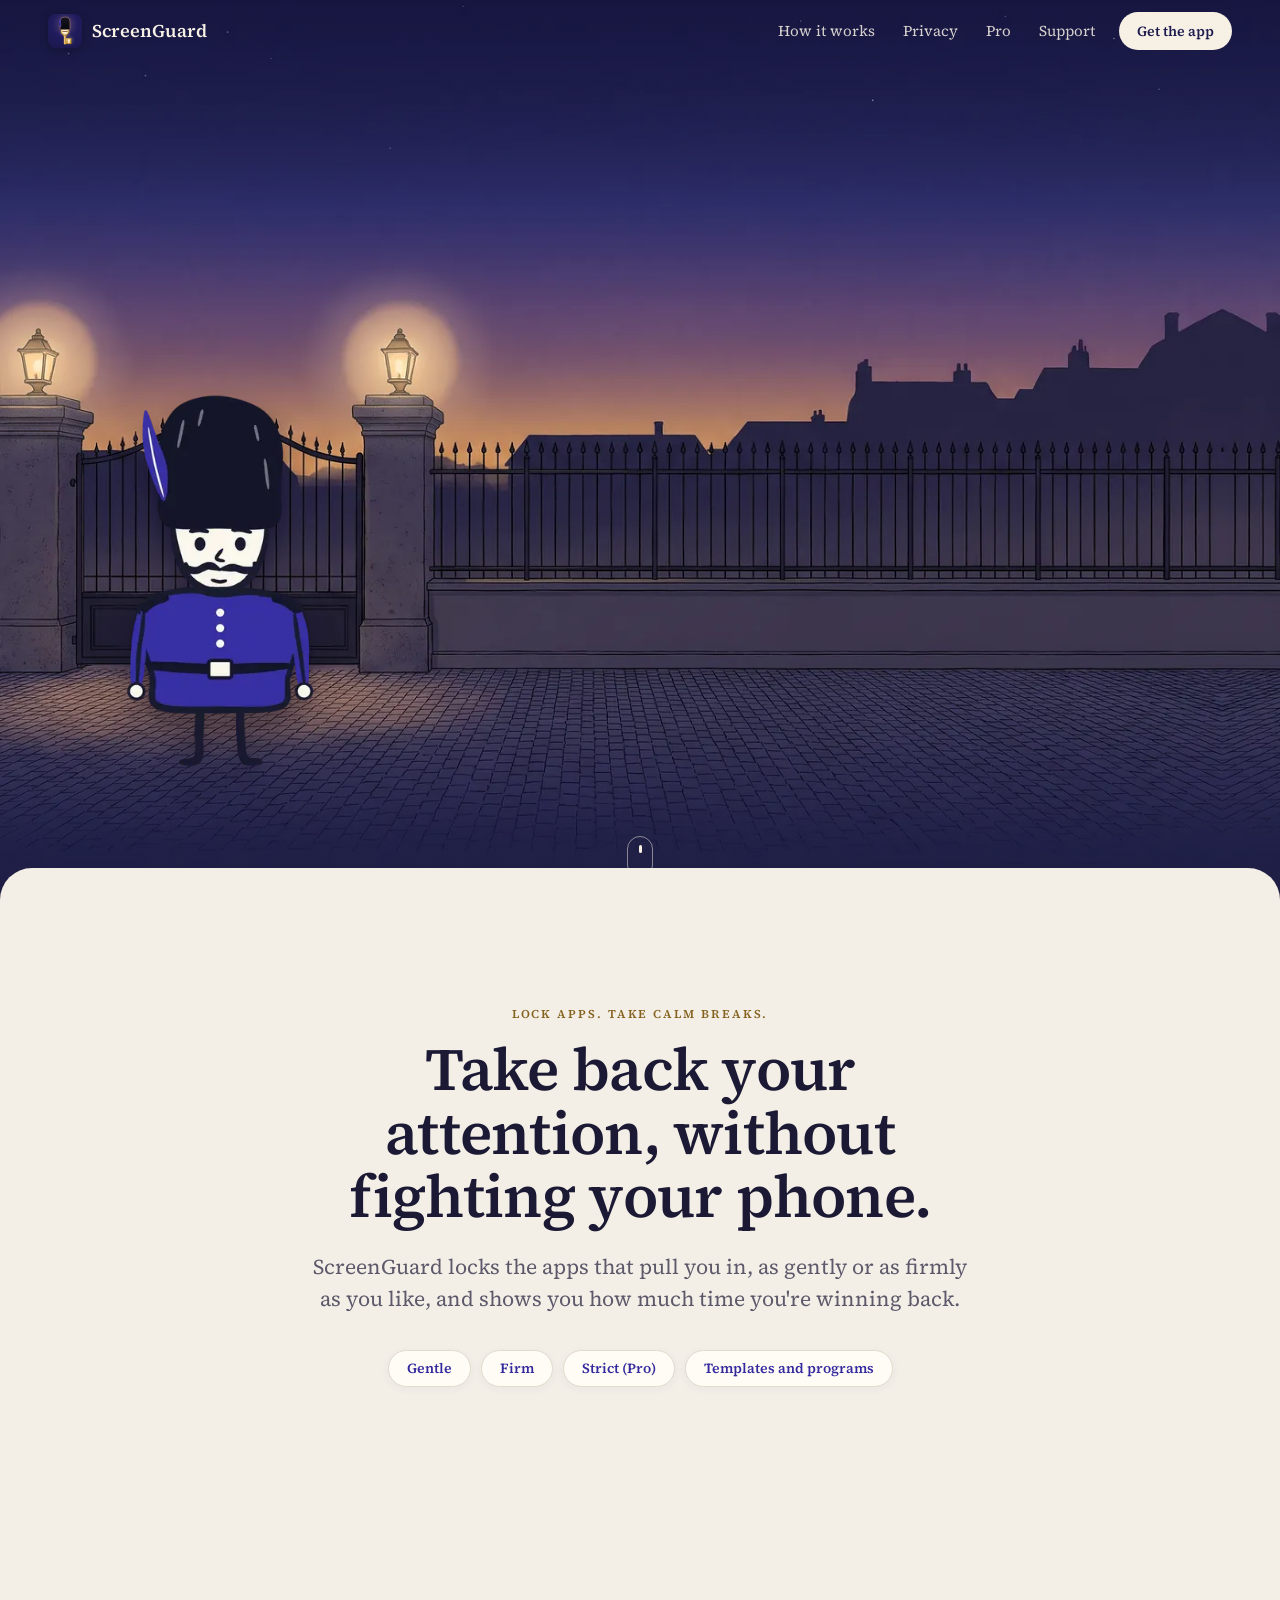
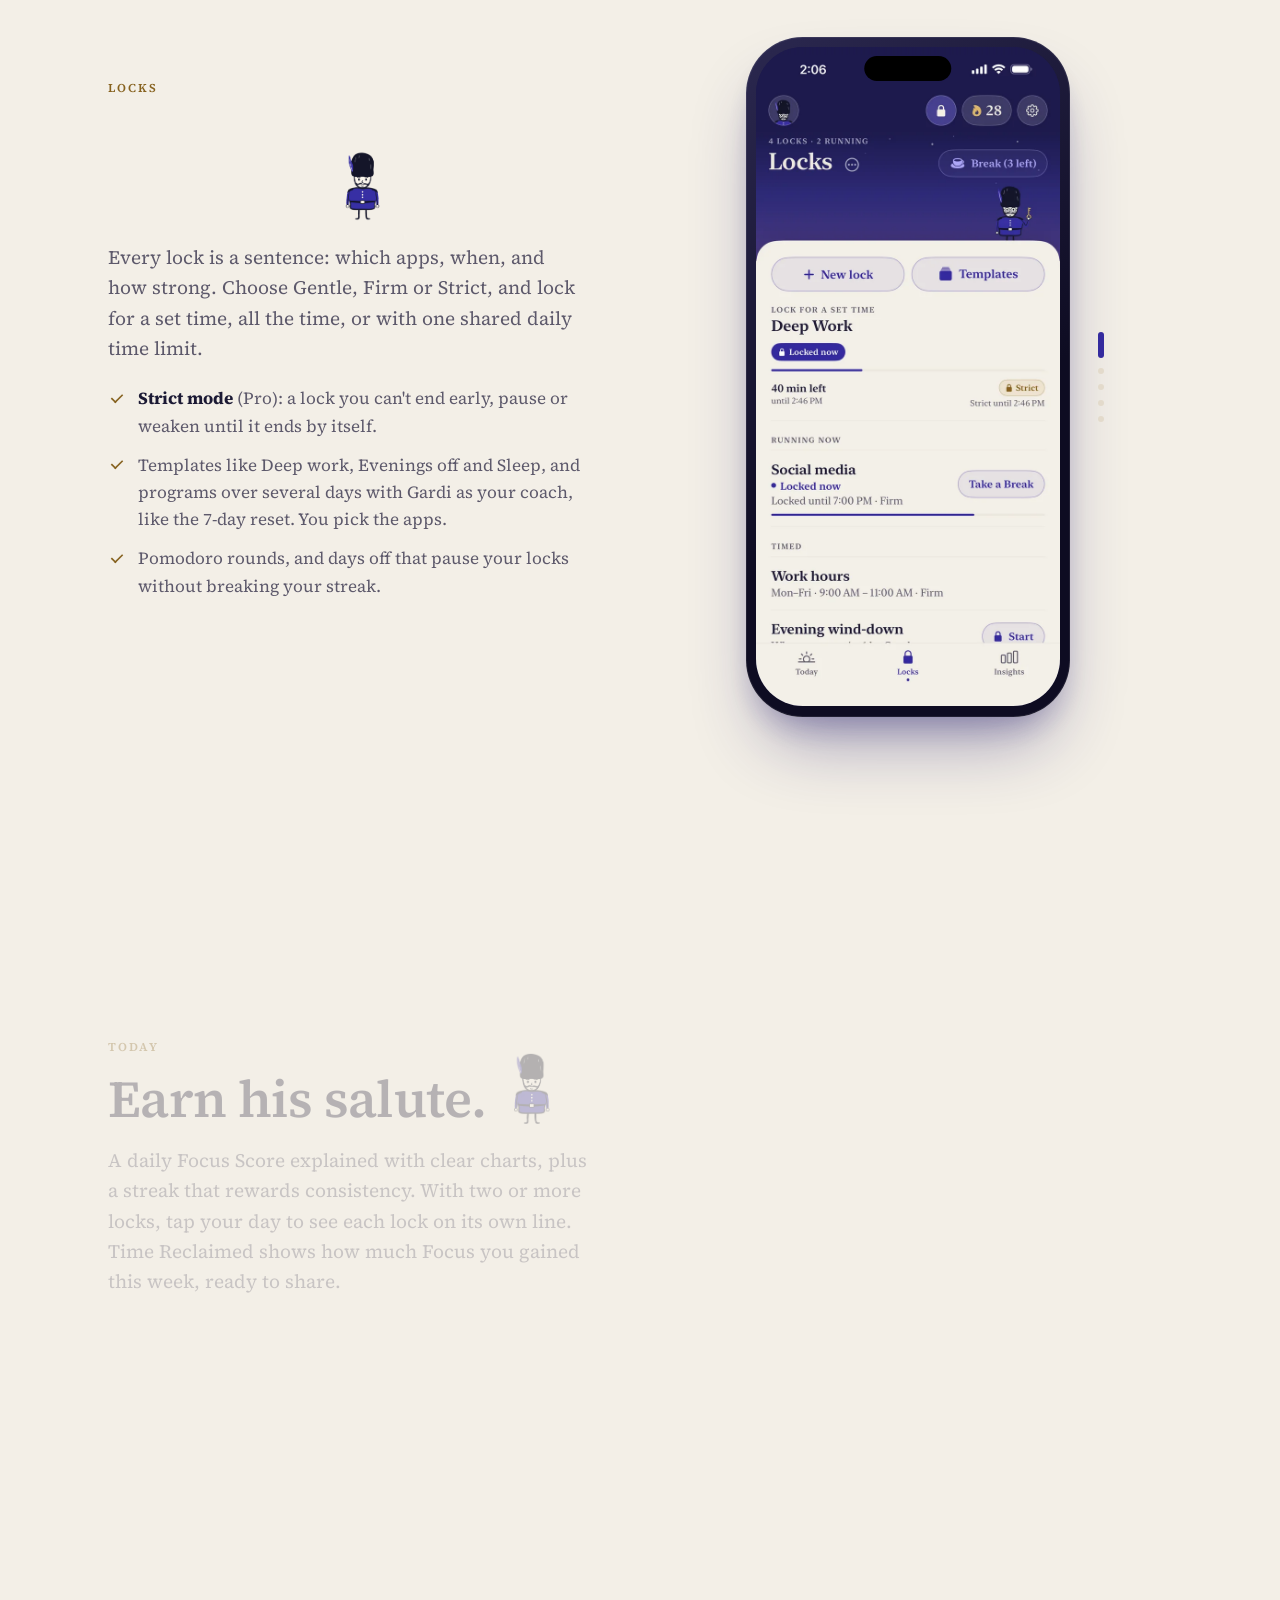
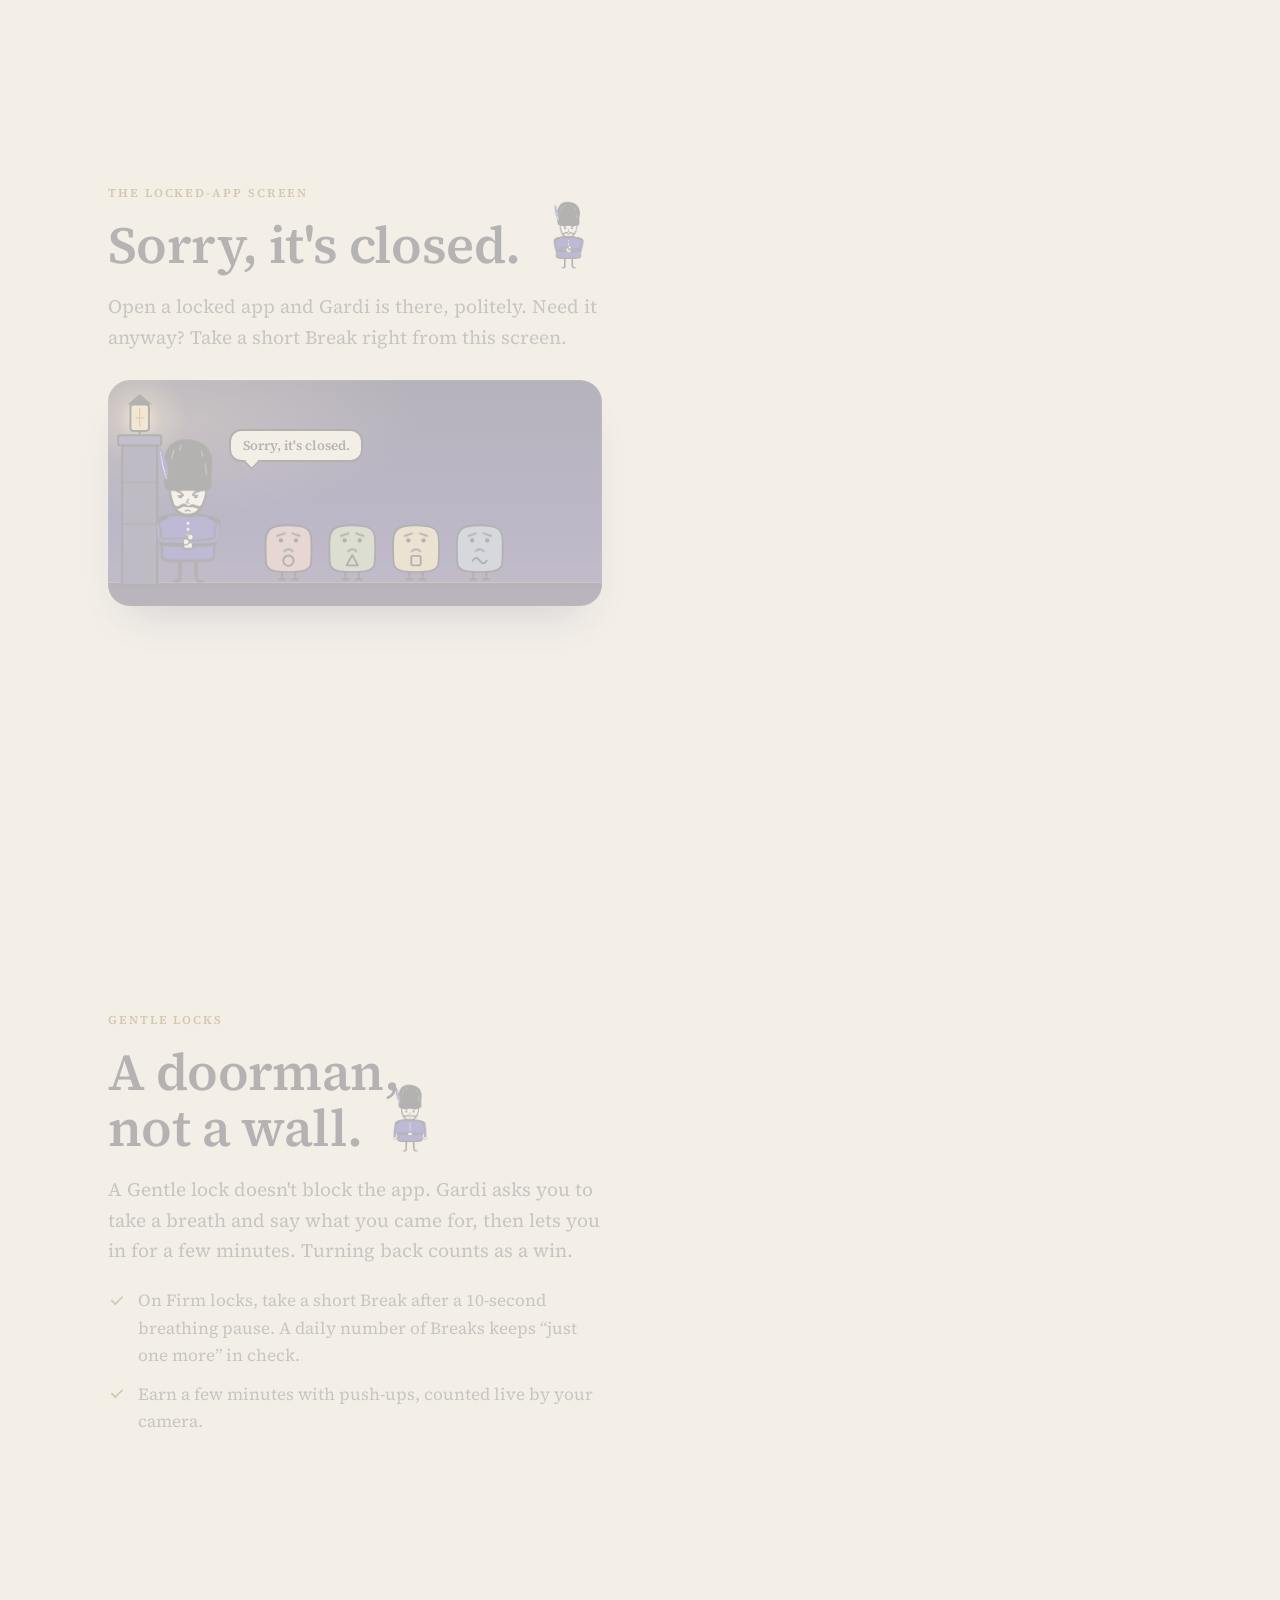
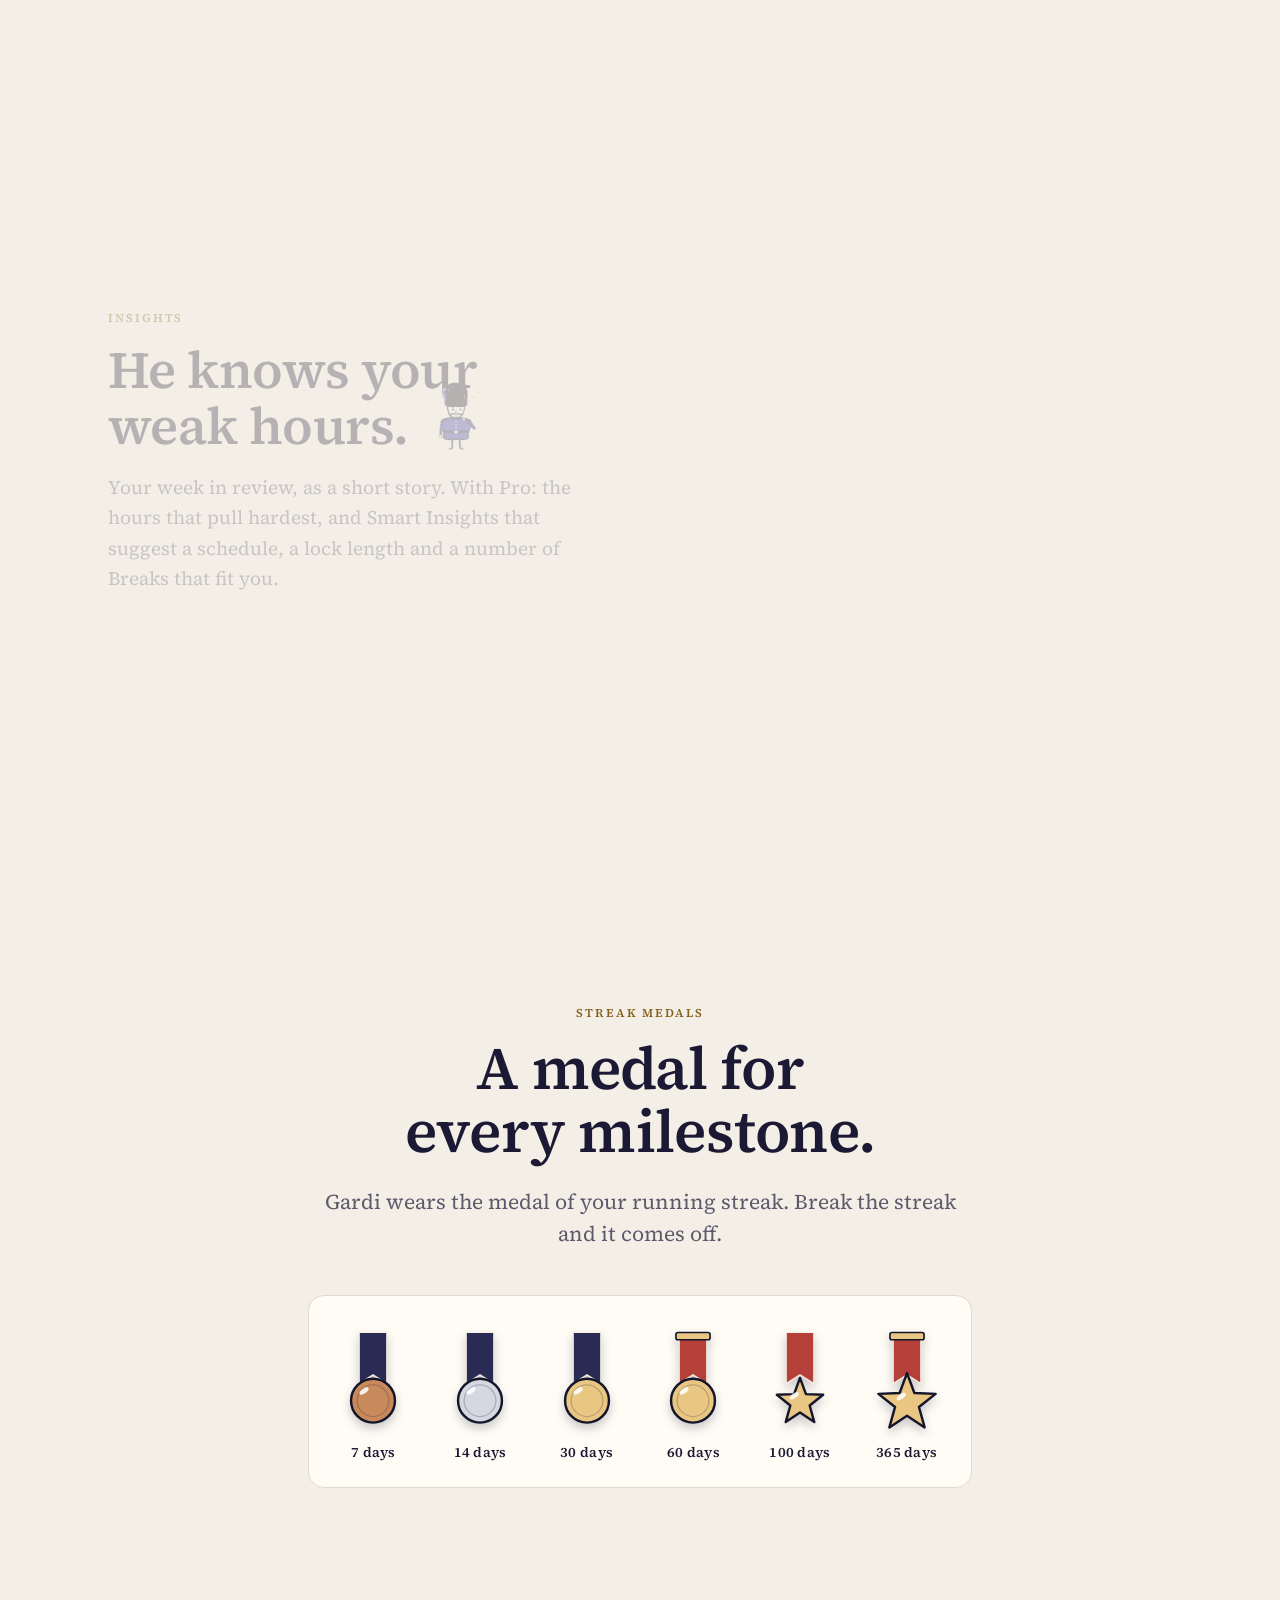
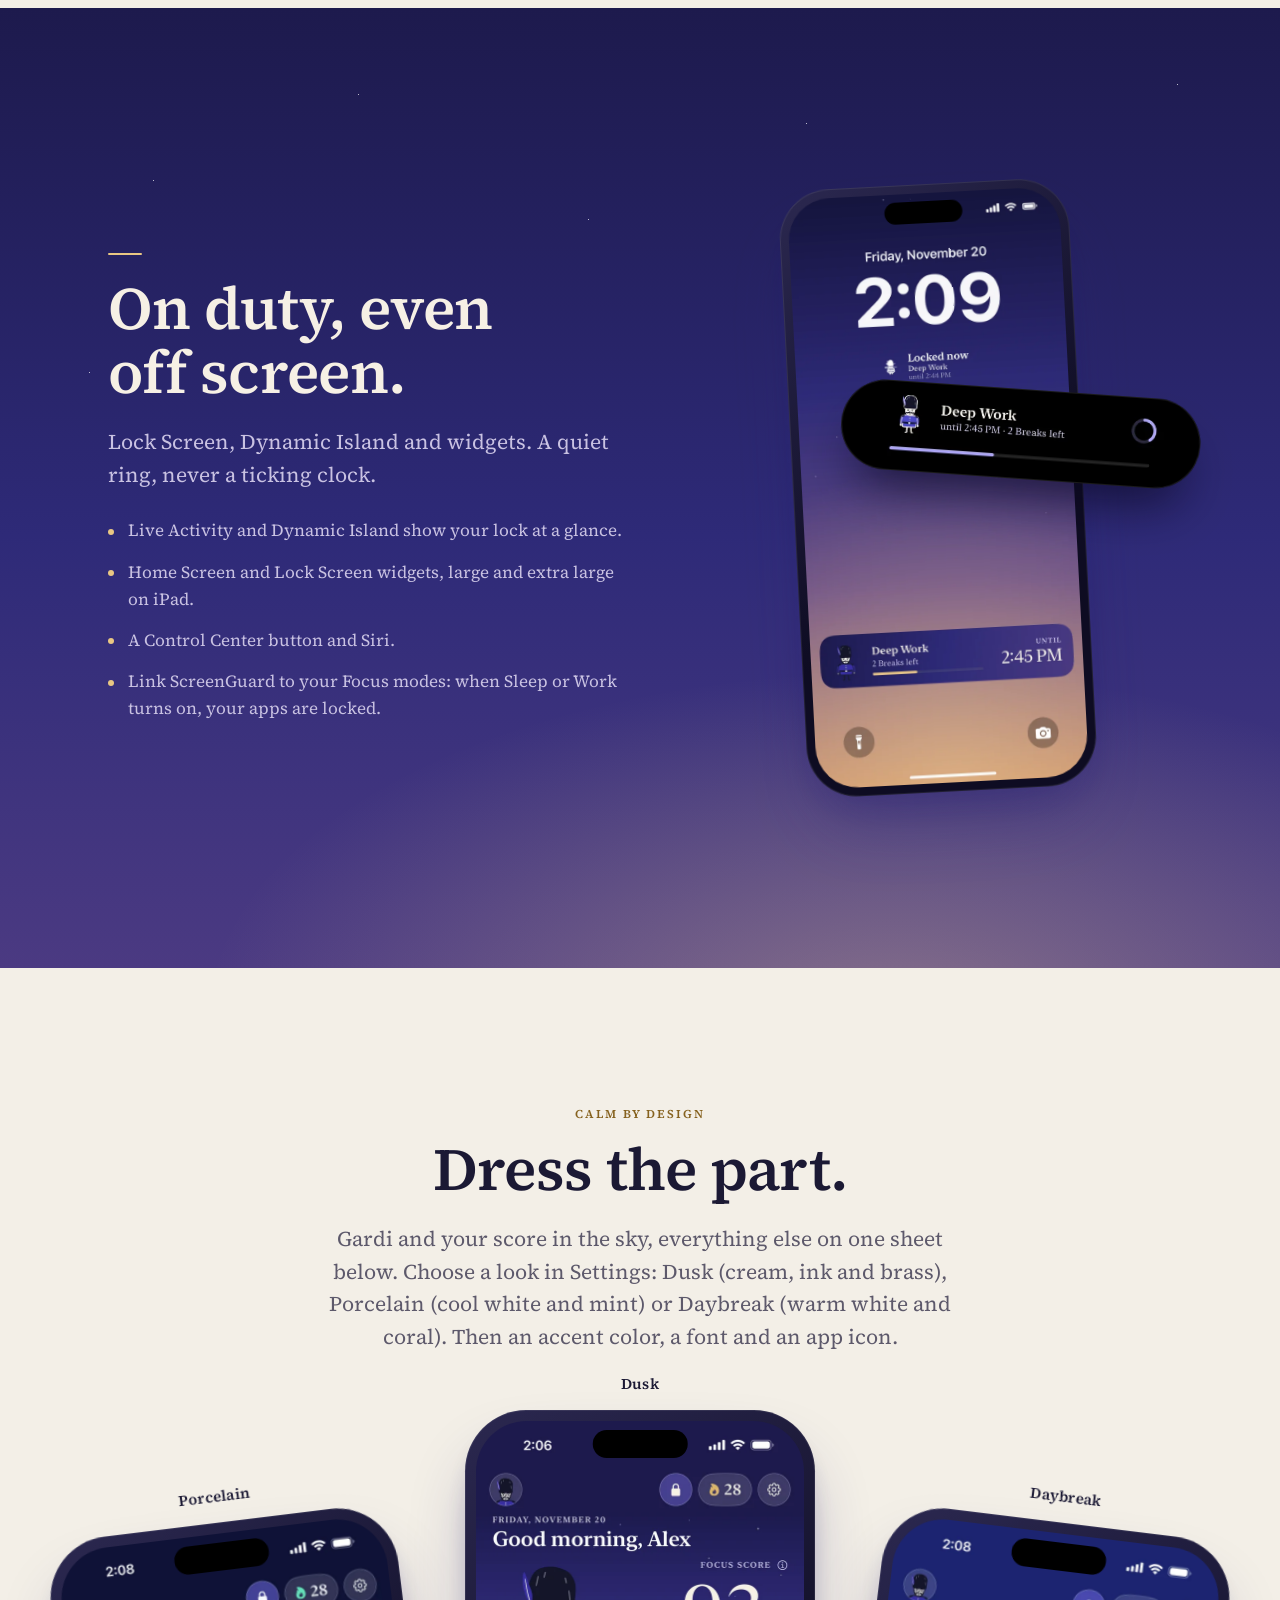
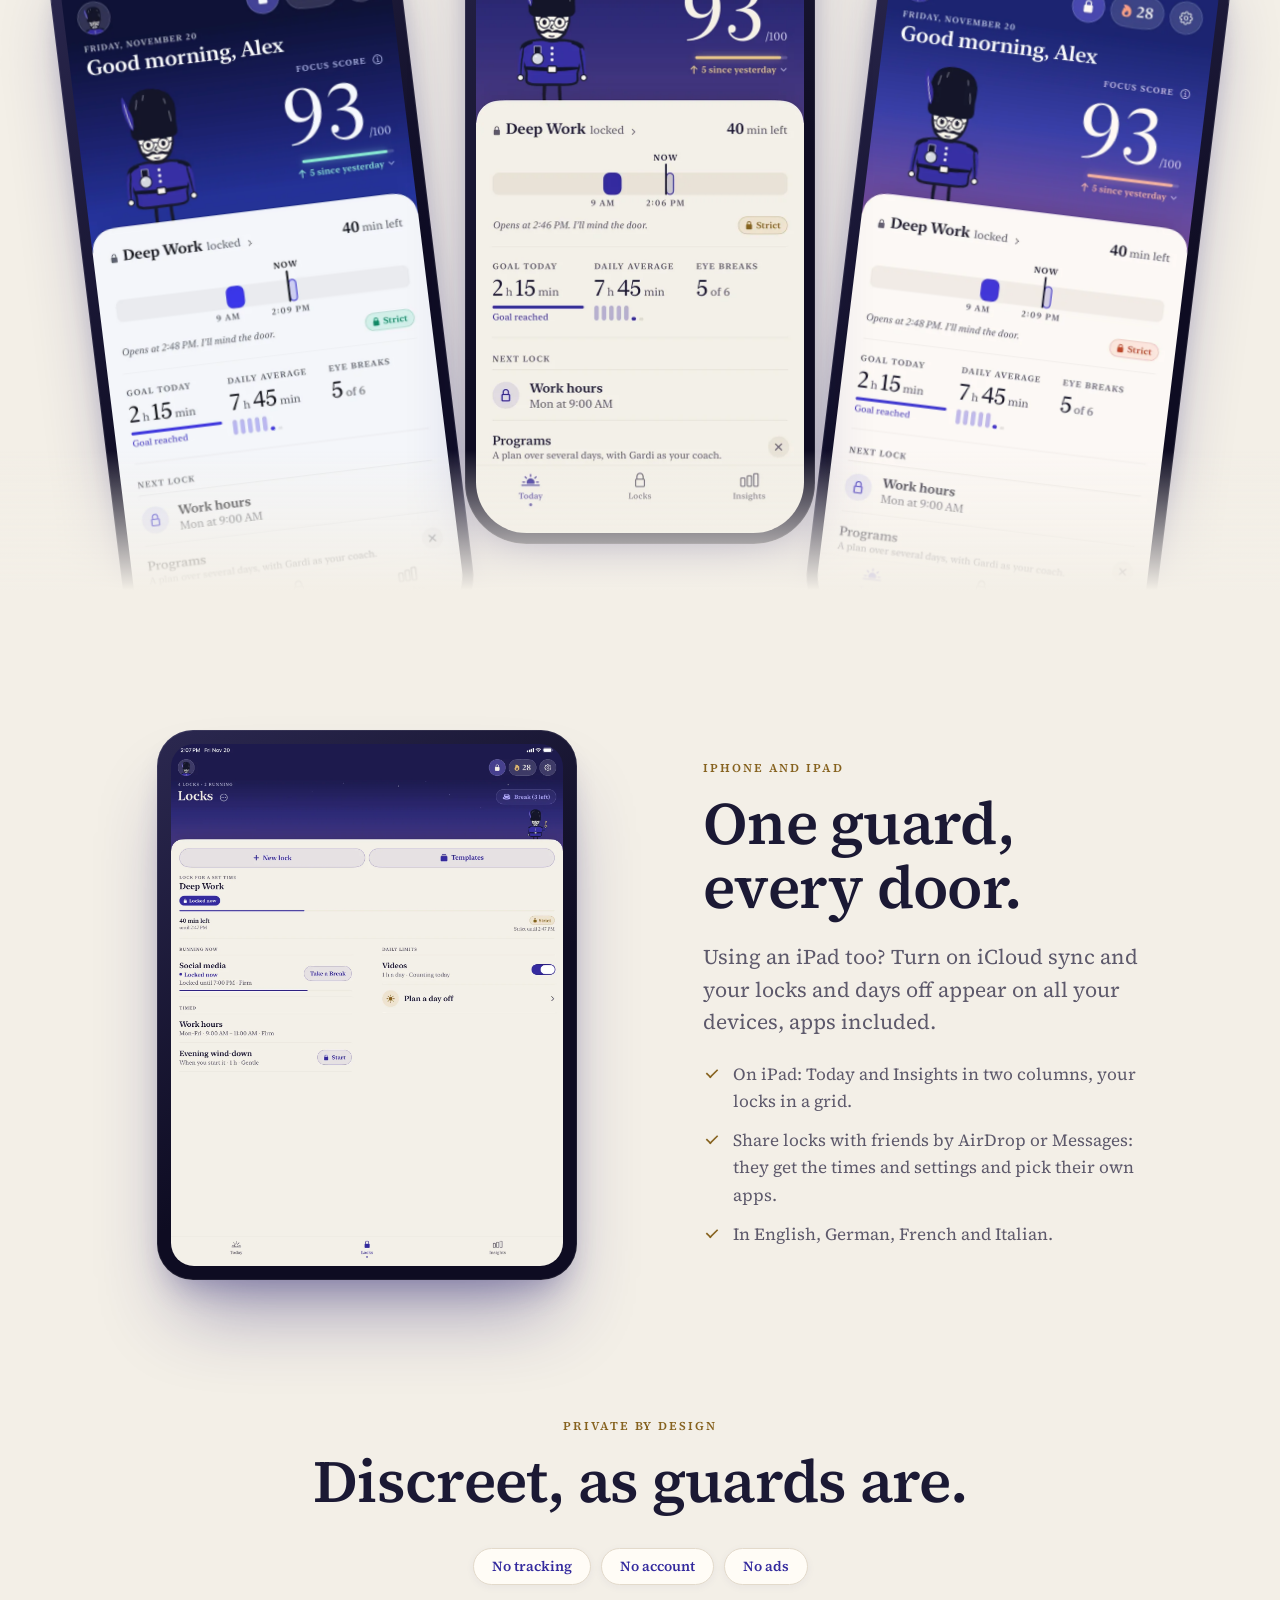
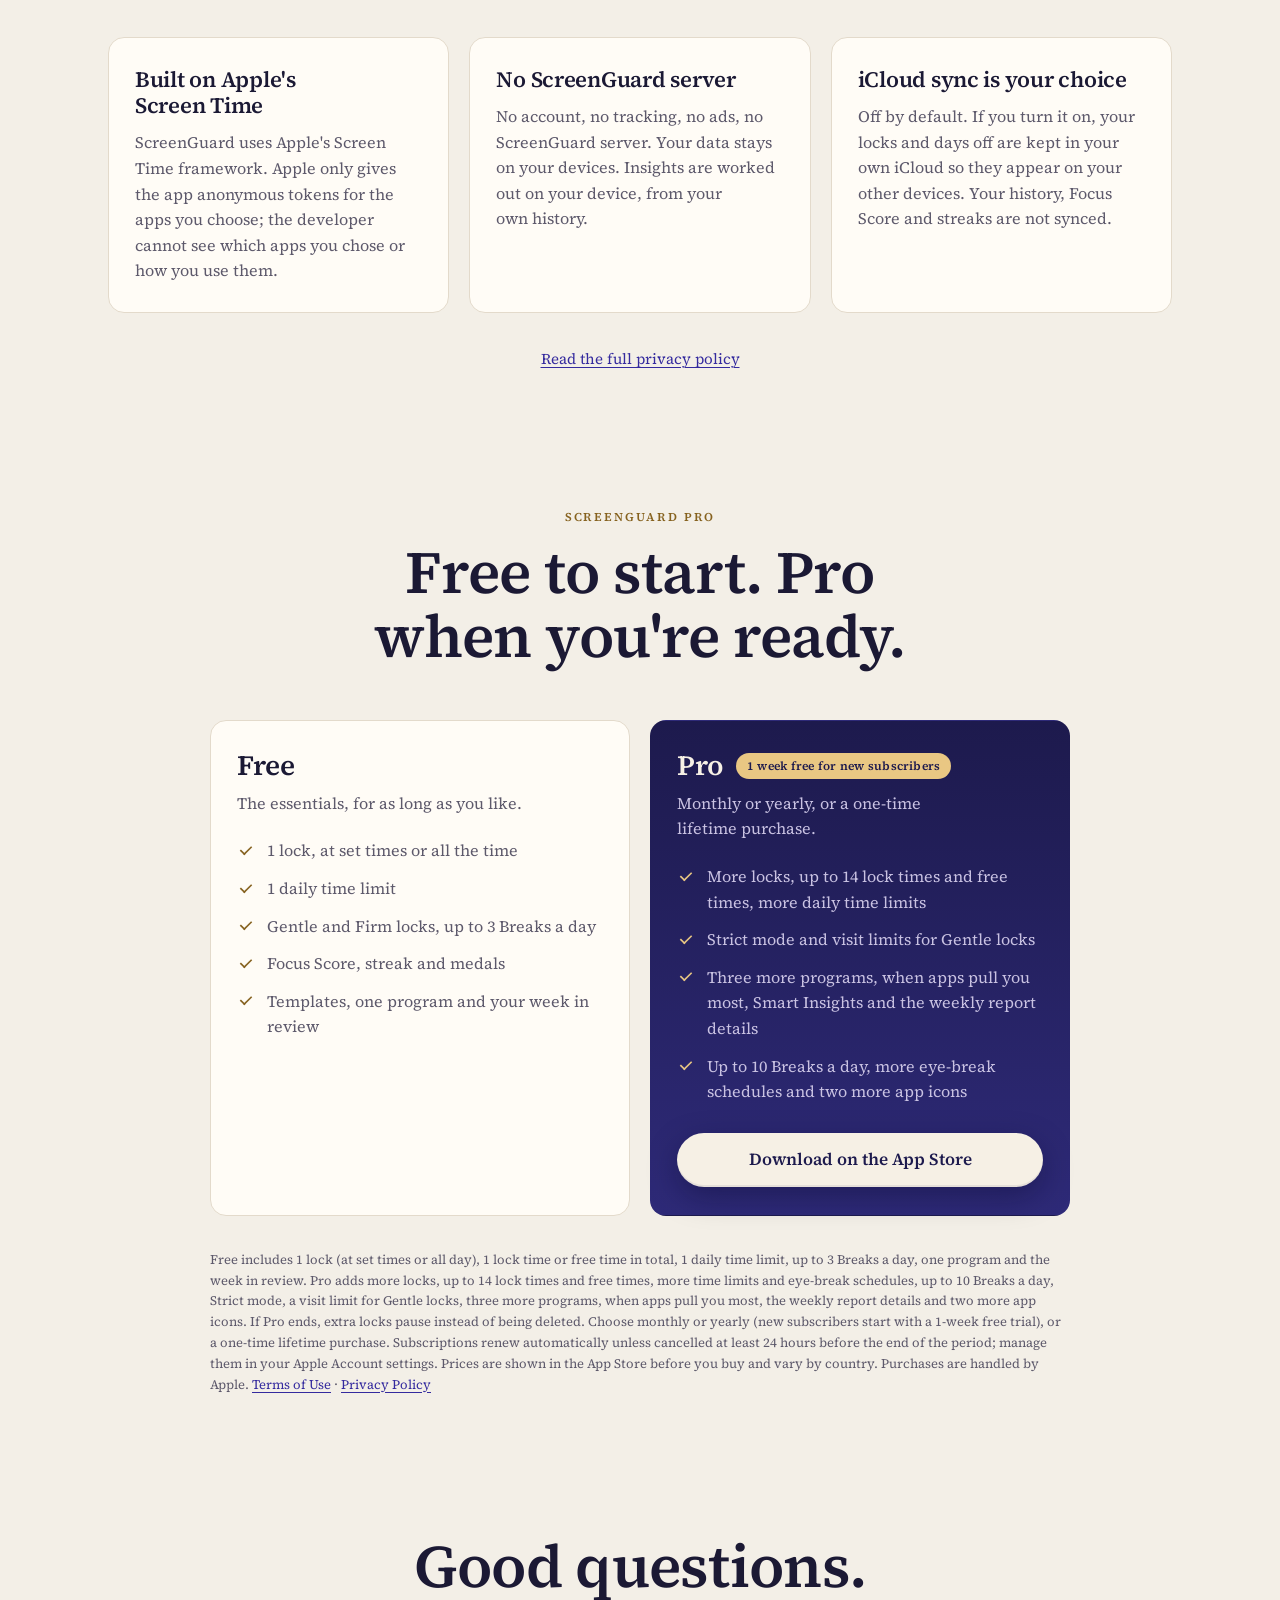
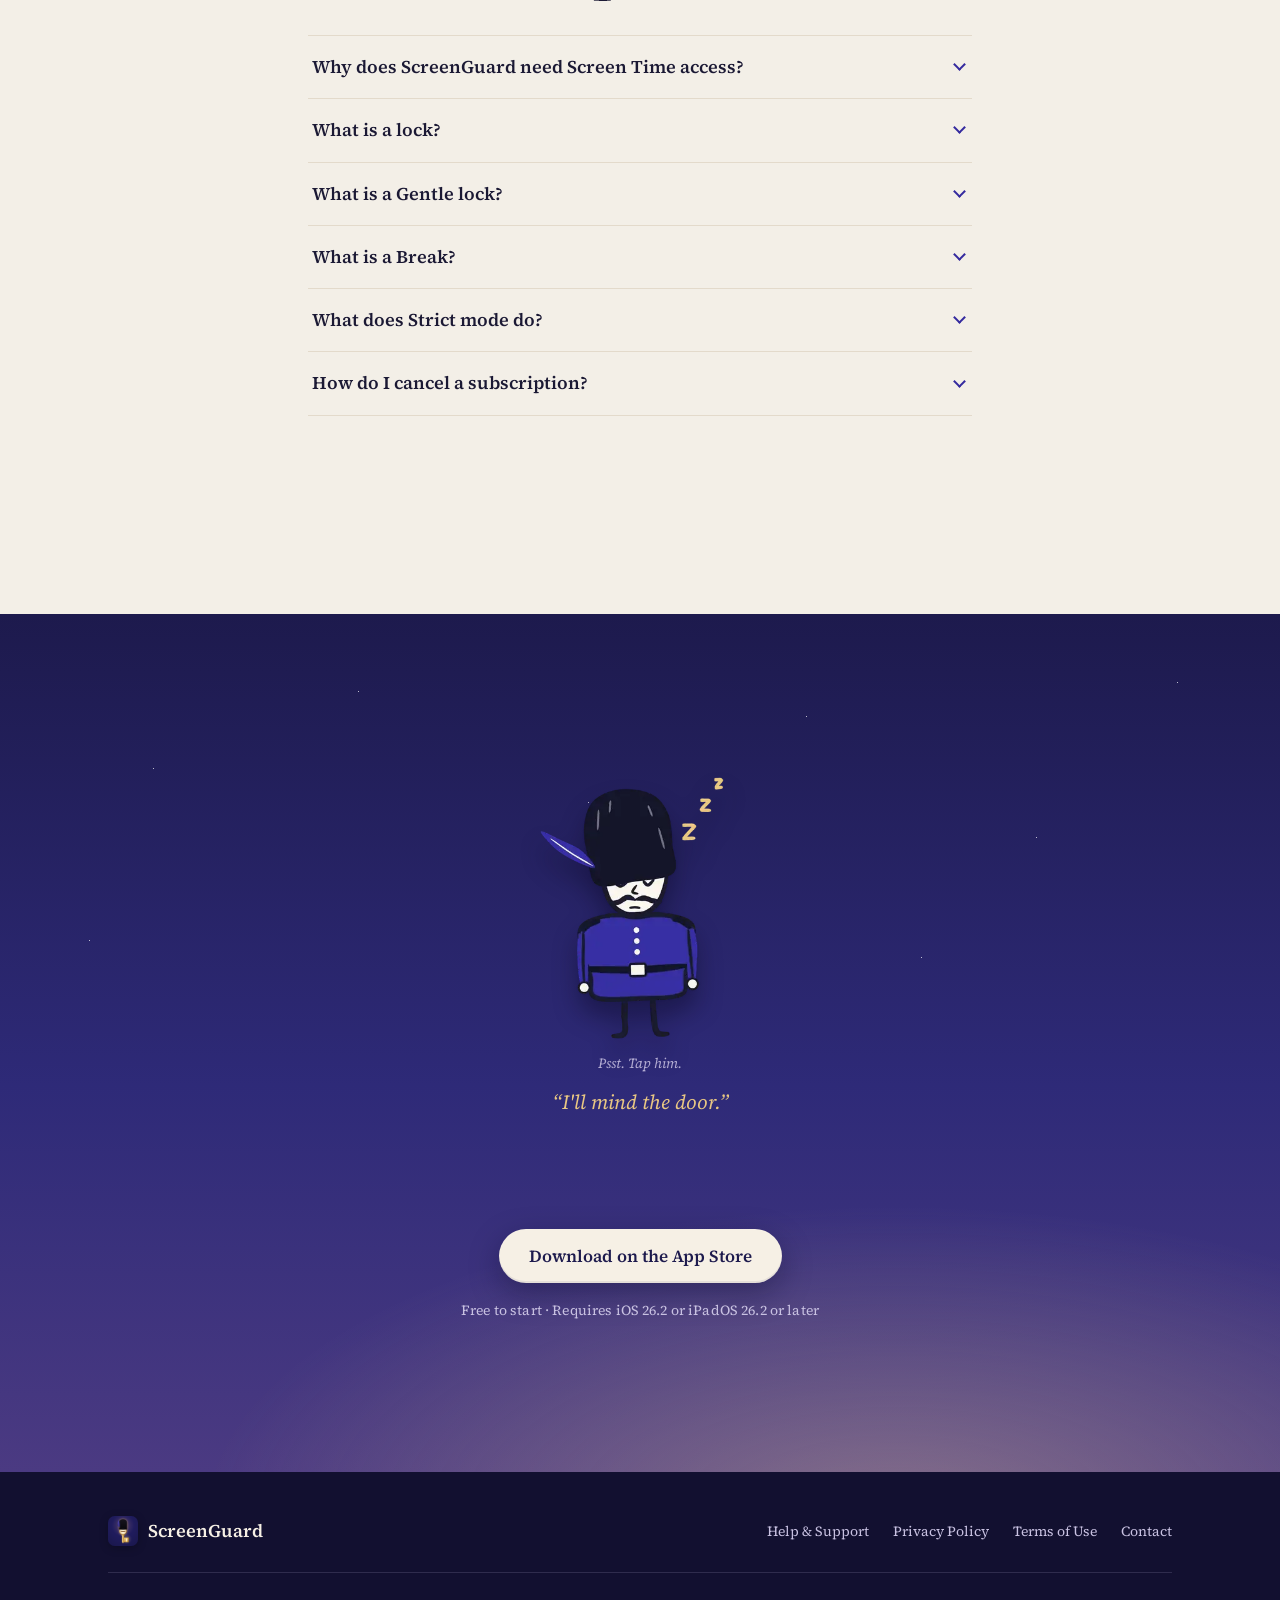
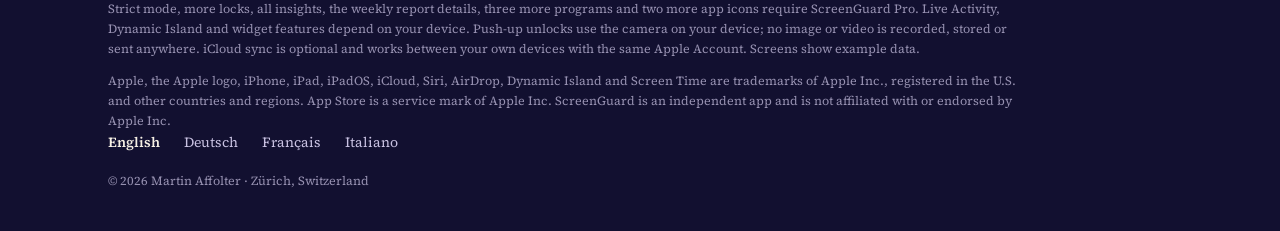
<file: index.html>
<!doctype html>
<html lang="en">
<head>
<meta charset="utf-8">
<meta name="viewport" content="width=device-width, initial-scale=1, viewport-fit=cover">
<title>ScreenGuard: your apps now have a guard</title>
<meta name="description" content="ScreenGuard locks the apps that pull you in, as gently or as firmly as you like, gives you short, mindful breaks when you need them, and shows you how much time you're winning back. No account, no ads, no tracking. For iPhone and iPad.">
<meta name="apple-itunes-app" content="app-id=6760020453">
<meta name="theme-color" content="#1D1A4D">
<link rel="canonical" href="https://screenguardhq.com/">
<link rel="alternate" hreflang="en" href="https://screenguardhq.com/">
<link rel="alternate" hreflang="de" href="https://screenguardhq.com/de/">
<link rel="alternate" hreflang="fr" href="https://screenguardhq.com/fr/">
<link rel="alternate" hreflang="it" href="https://screenguardhq.com/it/">
<link rel="alternate" hreflang="x-default" href="https://screenguardhq.com/">
<meta property="og:type" content="website">
<meta property="og:title" content="ScreenGuard: your apps now have a guard">
<meta property="og:description" content="Lock apps gently or firmly. Meet Gardi, your doorman.">
<meta property="og:image" content="https://screenguardhq.com/assets/og.jpg?v=58442f9f">
<meta property="og:url" content="https://screenguardhq.com/">
<meta property="og:locale" content="en_US">
<meta name="twitter:card" content="summary_large_image">
<link rel="icon" href="assets/icon-64.png">
<link rel="apple-touch-icon" href="assets/icon-180.png">
<link rel="preload" as="image" href="assets/hero-gate.webp" imagesrcset="assets/hero-gate-1400.webp 1400w, assets/hero-gate.webp 2400w" imagesizes="max(100vw, 138vh)">
<link rel="stylesheet" href="landing.css?v=345cbb15">
<script>/* Motion classes, set before first paint: p1 hero arrival, p2 headlines write themselves, p5 dusk follows the scroll, p6 startle on tap.
   Reduced motion gets none of them (stills and final states only). The timeout undoes p1 if motion.js never starts. */
(function(){var d=document.documentElement;d.classList.add('js');
if(matchMedia('(prefers-reduced-motion: reduce)').matches)return;
d.classList.add('p1','p2','p5','p6','p1-pre','p1-hide');
setTimeout(function(){if(!window.__sgMotion)d.classList.remove('p1','p1-pre','p1-hide')},6000)})()</script>
<script type="application/ld+json">{"@context": "https://schema.org", "@type": "SoftwareApplication", "name": "ScreenGuard", "operatingSystem": "iOS 26.2, iPadOS 26.2", "applicationCategory": "UtilitiesApplication", "softwareVersion": "1.6", "inLanguage": "en", "description": "ScreenGuard locks the apps that pull you in, as gently or as firmly as you like, gives you short, mindful breaks when you need them, and shows you how much time you're winning back. No account, no ads, no tracking. For iPhone and iPad.", "url": "https://screenguardhq.com/", "image": "https://screenguardhq.com/assets/og.jpg?v=58442f9f", "installUrl": "https://apps.apple.com/app/id6760020453", "offers": {"@type": "Offer", "price": "0", "priceCurrency": "CHF"}, "author": {"@type": "Person", "name": "Martin Affolter"}}</script>
</head>
<body>

<header class="nav" id="nav">
  <a class="brand" href="#top" aria-label="ScreenGuard, back to top">
    <img src="assets/icon-64.png" width="34" height="34" alt="">
    <span>ScreenGuard</span>
  </a>
  <nav aria-label="Sections">
    <a href="#tour">How it works</a>
    <a href="#privacy">Privacy</a>
    <a href="#pro">Pro</a>
    <a href="support.html">Support</a>
  </nav>
  <a class="btn btn-small" href="https://apps.apple.com/app/id6760020453">Get the app</a>
</header>

<main id="top">

<!-- ───────── Hero ───────── -->
<section class="hero" id="hero">
  <div class="scene" aria-hidden="true">
    <img class="scene-art" src="assets/hero-gate.webp"
         srcset="assets/hero-gate-1400.webp 1400w, assets/hero-gate.webp 2400w"
         sizes="max(100vw, 138vh)" alt="" fetchpriority="high">
    <span class="dim dim-pre"></span><span class="dim dim-dusk"></span>
    <span class="lamp lamp-a"></span><span class="lamp lamp-b"></span>
  </div>
  <div class="scene scene-front">
    <button class="gardi" id="gardi" type="button" aria-label="Gardi, the guard. Tap for a salute.">
      <picture>
        <source media="(prefers-reduced-motion: reduce)" srcset="assets/gardi-still.webp">
        <img src="assets/gardi-hero.webp" width="364" height="640" alt="">
      </picture>
    </button>
  </div>
  <div class="hero-inner">
    <div class="hero-copy">
      <p class="rule" aria-hidden="true"></p>
      <h1>Your apps now have a&nbsp;guard.</h1>
      <p class="lede">Meet Gardi, your doorman. He takes doomscrolling personally.</p>
    </div>
    <div class="hero-cta">
      <a class="btn btn-cream" href="https://apps.apple.com/app/id6760020453">Download on the App Store</a>
      <p class="hero-note">Free to start · iPhone and iPad · No account</p>
    </div>
  </div>
  <a class="scroll-cue" href="#promise" aria-label="Scroll to learn more"><span></span></a>
</section>

<!-- ───────── Promise ───────── -->
<section class="paper promise" id="promise">
  <div class="wrap narrow center">
    <p class="kicker reveal">Lock apps. Take calm breaks.</p>
    <h2 class="display reveal">Take back your attention, without fighting your&nbsp;phone.</h2>
    <p class="body-l reveal">ScreenGuard locks the apps that pull you in, as gently or as firmly as you like, and shows you how much time you're winning back.</p>
    <ul class="chips reveal" aria-label="How strong a lock is">
      <li>Gentle</li><li>Firm</li><li>Strict (Pro)</li><li>Templates and programs</li>
    </ul>
  </div>
</section>

<!-- ───────── Tour (sticky phone) ───────── -->
<section class="paper tour" id="tour">
  <div class="wrap tour-grid">
    <div class="chapters">

      <article class="chapter" data-screen="0">
        <p class="kicker">Locks</p>
        <h2>He never leaves his post.<img class="mini" src="assets/g/still-calm.webp" width="54" height="72" alt="" aria-hidden="true" loading="lazy" decoding="async"></h2>
        <p>Every lock is a sentence: which apps, when, and how strong. Choose Gentle, Firm or Strict, and lock for a set time, all the time, or with one shared daily time limit.</p>
        <ul class="ticks">
          <li><strong>Strict mode</strong> (Pro): a lock you can't end early, pause or weaken until it ends by itself.</li>
          <li>Templates like Deep work, Evenings off and Sleep, and programs over several days with Gardi as your coach, like the 7-day reset. You pick the apps.</li>
          <li>Pomodoro rounds, and days off that pause your locks without breaking your streak.</li>
        </ul>
        <figure class="phone inline"><img src="assets/screen-locks.webp?v=4a5cf82b" width="660" height="1434" loading="lazy" alt="The Locks page: Deep Work running as a Strict lock, Social media locked, Work hours and Evening wind-down below"></figure>
      </article>

      <article class="chapter" data-screen="1">
        <p class="kicker">Today</p>
        <h2>Earn his salute.<img class="mini" src="assets/g/still-proud.webp" width="54" height="72" alt="" aria-hidden="true" loading="lazy" decoding="async" data-kind="salute"></h2>
        <p>A daily Focus Score explained with clear charts, plus a streak that rewards consistency. With two or more locks, tap your day to see each lock on its own line. Time Reclaimed shows how much Focus you gained this week, ready to share.</p>
        <figure class="phone inline"><img src="assets/screen-today.webp?v=45899928" width="660" height="1434" loading="lazy" alt="The Today page: Gardi, a Focus Score of 93, the lock running now, daily goal and eye breaks"></figure>
      </article>

      <article class="chapter" data-screen="2">
        <p class="kicker">The locked-app screen</p>
        <h2>Sorry, it's closed.<img class="mini" src="assets/g/still-stern.webp" width="54" height="72" alt="" aria-hidden="true" loading="lazy" decoding="async"></h2>
        <p>Open a locked app and Gardi is there, politely. Need it anyway? Take a short Break right from this screen.</p>
        <div class="gate-stage" aria-hidden="true"><div class="gs-in">
        <div class="gs-ground"></div>
        <svg class="gs-post" viewBox="0 0 50 190" aria-hidden="true"><defs><radialGradient id="gsGlow"><stop offset="0" stop-color="#FFF1CF" stop-opacity=".9"/><stop offset=".45" stop-color="#F4D59A" stop-opacity=".3"/><stop offset="1" stop-color="#F4D59A" stop-opacity="0"/></radialGradient></defs><circle cx="25" cy="27" r="46" fill="url(#gsGlow)"/><rect x="8" y="52" width="34" height="138" rx="2" fill="#3B3870" stroke="#14152A" stroke-width="2"/><rect x="4" y="44" width="42" height="10" rx="2" fill="#4A4688" stroke="#14152A" stroke-width="2"/><path d="M8 90h34M8 130h34" stroke="#14152A" stroke-width="1.4" opacity=".5"/><path d="M25 44V40" stroke="#14152A" stroke-width="2"/><rect x="16" y="14" width="18" height="26" rx="3" fill="#F4D59A" stroke="#14152A" stroke-width="2"/><path d="M13 14 25 4l12 10z" fill="#14152A"/><path d="M25 18v18M20.5 27h9" stroke="#14152A" stroke-width="1.2" opacity=".45"/></svg>
        <img class="gs-gardi" src="assets/g/still-stern.webp" width="482" height="675" alt="" loading="lazy" decoding="async">
        <p class="gs-bub">Sorry, it's closed.</p>
        <div class="gc front" style="--sx:148;--d:-18s"><span class="fl"><span class="hp"><svg viewBox="0 0 60 68" aria-hidden="true"><g class="ink" fill="none" stroke="#14152A" stroke-width="2.4" stroke-linecap="round"><path d="M23 50v11M20 61h6M37 50v11M34 61h6"/></g><path d="M17 4.5c8-1.5 18-1.3 26 .2 8 1.5 11 6 11.3 14.5.3 9.5.2 17-.4 24.5-.7 6-4.5 8-11 8.7-8.8 1-17.2 1-26 0-6.3-.7-10-2.8-10.6-8.7C5.5 36 5.6 28 5.8 19 6 10.5 9.5 6 17 4.5z" fill="#C99AA0" stroke="#14152A" stroke-width="2" stroke-linejoin="round"/><g fill="#14152A"><circle cx="22" cy="19.5" r="2.3"/><circle cx="38" cy="19.5" r="2.3"/></g><g fill="none" stroke="#14152A" stroke-width="1.8" stroke-linecap="round" stroke-linejoin="round"><path class="f-n" d="M26.5 28.5q3.5 2.2 7 0"/><g class="f-h"><path d="M18 13q4-2.8 8 0M34 13q4-2.8 8 0"/><ellipse cx="30" cy="29" rx="2.3" ry="3" fill="#14152A"/></g><g class="f-s"><path d="M18 14.8 26 12M42 14.8 34 12"/><path d="M25.5 31q4.5-4.5 9 0"/></g></g><g fill="none" stroke="#14152A" stroke-width="2" stroke-linecap="round"><circle cx="30" cy="41" r="5.5"/></g></svg></span></span></div>
        <div class="gc" style="--sx:210;--d:-12s"><span class="fl"><span class="hp"><svg viewBox="0 0 60 68" aria-hidden="true"><g class="ink" fill="none" stroke="#14152A" stroke-width="2.4" stroke-linecap="round"><path d="M23 50v11M20 61h6M37 50v11M34 61h6"/></g><path d="M17 4.5c8-1.5 18-1.3 26 .2 8 1.5 11 6 11.3 14.5.3 9.5.2 17-.4 24.5-.7 6-4.5 8-11 8.7-8.8 1-17.2 1-26 0-6.3-.7-10-2.8-10.6-8.7C5.5 36 5.6 28 5.8 19 6 10.5 9.5 6 17 4.5z" fill="#9DB59A" stroke="#14152A" stroke-width="2" stroke-linejoin="round"/><g fill="#14152A"><circle cx="22" cy="19.5" r="2.3"/><circle cx="38" cy="19.5" r="2.3"/></g><g fill="none" stroke="#14152A" stroke-width="1.8" stroke-linecap="round" stroke-linejoin="round"><path class="f-n" d="M26.5 28.5q3.5 2.2 7 0"/><g class="f-h"><path d="M18 13q4-2.8 8 0M34 13q4-2.8 8 0"/><ellipse cx="30" cy="29" rx="2.3" ry="3" fill="#14152A"/></g><g class="f-s"><path d="M18 14.8 26 12M42 14.8 34 12"/><path d="M25.5 31q4.5-4.5 9 0"/></g></g><g fill="none" stroke="#14152A" stroke-width="2" stroke-linecap="round"><path d="M30 35 36 46H24z" stroke-linejoin="round"/></g></svg></span></span></div>
        <div class="gc" style="--sx:272;--d:-6s"><span class="fl"><span class="hp"><svg viewBox="0 0 60 68" aria-hidden="true"><g class="ink" fill="none" stroke="#14152A" stroke-width="2.4" stroke-linecap="round"><path d="M23 50v11M20 61h6M37 50v11M34 61h6"/></g><path d="M17 4.5c8-1.5 18-1.3 26 .2 8 1.5 11 6 11.3 14.5.3 9.5.2 17-.4 24.5-.7 6-4.5 8-11 8.7-8.8 1-17.2 1-26 0-6.3-.7-10-2.8-10.6-8.7C5.5 36 5.6 28 5.8 19 6 10.5 9.5 6 17 4.5z" fill="#D8C39B" stroke="#14152A" stroke-width="2" stroke-linejoin="round"/><g fill="#14152A"><circle cx="22" cy="19.5" r="2.3"/><circle cx="38" cy="19.5" r="2.3"/></g><g fill="none" stroke="#14152A" stroke-width="1.8" stroke-linecap="round" stroke-linejoin="round"><path class="f-n" d="M26.5 28.5q3.5 2.2 7 0"/><g class="f-h"><path d="M18 13q4-2.8 8 0M34 13q4-2.8 8 0"/><ellipse cx="30" cy="29" rx="2.3" ry="3" fill="#14152A"/></g><g class="f-s"><path d="M18 14.8 26 12M42 14.8 34 12"/><path d="M25.5 31q4.5-4.5 9 0"/></g></g><g fill="none" stroke="#14152A" stroke-width="2" stroke-linecap="round"><rect x="25" y="36" width="10" height="10" rx="1.5"/></g></svg></span></span></div>
        <div class="gc" style="--sx:334;--d:-0s"><span class="fl"><span class="hp"><svg viewBox="0 0 60 68" aria-hidden="true"><g class="ink" fill="none" stroke="#14152A" stroke-width="2.4" stroke-linecap="round"><path d="M23 50v11M20 61h6M37 50v11M34 61h6"/></g><path d="M17 4.5c8-1.5 18-1.3 26 .2 8 1.5 11 6 11.3 14.5.3 9.5.2 17-.4 24.5-.7 6-4.5 8-11 8.7-8.8 1-17.2 1-26 0-6.3-.7-10-2.8-10.6-8.7C5.5 36 5.6 28 5.8 19 6 10.5 9.5 6 17 4.5z" fill="#8C9DC4" stroke="#14152A" stroke-width="2" stroke-linejoin="round"/><g fill="#14152A"><circle cx="22" cy="19.5" r="2.3"/><circle cx="38" cy="19.5" r="2.3"/></g><g fill="none" stroke="#14152A" stroke-width="1.8" stroke-linecap="round" stroke-linejoin="round"><path class="f-n" d="M26.5 28.5q3.5 2.2 7 0"/><g class="f-h"><path d="M18 13q4-2.8 8 0M34 13q4-2.8 8 0"/><ellipse cx="30" cy="29" rx="2.3" ry="3" fill="#14152A"/></g><g class="f-s"><path d="M18 14.8 26 12M42 14.8 34 12"/><path d="M25.5 31q4.5-4.5 9 0"/></g></g><g fill="none" stroke="#14152A" stroke-width="2" stroke-linecap="round"><path d="M22.5 41q3.8-5.5 7.5 0t7.5 0"/></g></svg></span></span></div>
        <div class="gc" style="--sx:540;--d:-24s"><span class="fl"><span class="hp"><svg viewBox="0 0 60 68" aria-hidden="true"><g class="ink" fill="none" stroke="#14152A" stroke-width="2.4" stroke-linecap="round"><path d="M23 50v11M20 61h6M37 50v11M34 61h6"/></g><path d="M17 4.5c8-1.5 18-1.3 26 .2 8 1.5 11 6 11.3 14.5.3 9.5.2 17-.4 24.5-.7 6-4.5 8-11 8.7-8.8 1-17.2 1-26 0-6.3-.7-10-2.8-10.6-8.7C5.5 36 5.6 28 5.8 19 6 10.5 9.5 6 17 4.5z" fill="#B3A3C9" stroke="#14152A" stroke-width="2" stroke-linejoin="round"/><g fill="#14152A"><circle cx="22" cy="19.5" r="2.3"/><circle cx="38" cy="19.5" r="2.3"/></g><g fill="none" stroke="#14152A" stroke-width="1.8" stroke-linecap="round" stroke-linejoin="round"><path class="f-n" d="M26.5 28.5q3.5 2.2 7 0"/><g class="f-h"><path d="M18 13q4-2.8 8 0M34 13q4-2.8 8 0"/><ellipse cx="30" cy="29" rx="2.3" ry="3" fill="#14152A"/></g><g class="f-s"><path d="M18 14.8 26 12M42 14.8 34 12"/><path d="M25.5 31q4.5-4.5 9 0"/></g></g><g fill="none" stroke="#14152A" stroke-width="2" stroke-linecap="round"><path d="M30 35v12M24 41h12"/></g></svg></span></span></div>
        </div></div>
        <figure class="phone inline"><img src="assets/screen-shield.webp?v=6cc0ec23" width="660" height="1434" loading="lazy" alt="The locked-app screen: This app can wait, with Close and Take a Break"></figure>
      </article>

      <article class="chapter" data-screen="3">
        <p class="kicker">Gentle locks</p>
        <h2>A doorman, not a&nbsp;wall.<img class="mini breathe" src="assets/g/still-calm.webp" width="54" height="72" alt="" aria-hidden="true" loading="lazy" decoding="async"></h2>
        <p>A Gentle lock doesn't block the app. Gardi asks you to take a breath and say what you came for, then lets you in for a few minutes. Turning back counts as a win.</p>
        <ul class="ticks">
          <li>On Firm locks, take a short Break after a 10-second breathing pause. A daily number of Breaks keeps “just one more” in check.</li>
          <li>Earn a few minutes with push-ups, counted live by your camera.</li>
        </ul>
        <figure class="phone inline"><img src="assets/screen-gentle.webp?v=041f3652" width="660" height="1434" loading="lazy" alt="Gardi at the door of a Gentle lock: What for? Three answers and Go back"></figure>
      </article>

      <article class="chapter" data-screen="4">
        <p class="kicker">Insights</p>
        <h2>He knows your weak hours.<img class="mini" src="assets/g/still-thinking.webp" width="54" height="72" alt="" aria-hidden="true" loading="lazy" decoding="async"></h2>
        <p>Your week in review, as a short story. With Pro: the hours that pull hardest, and Smart Insights that suggest a schedule, a lock length and a number of Breaks that fit you.</p>
        <figure class="phone inline"><img src="assets/screen-insights.webp?v=efc1ab1d" width="660" height="1434" loading="lazy" alt="Insights: your last week, how often you reached for locked apps, your hardest hours and your week in review"></figure>
      </article>

    </div>

    <div class="stage" aria-hidden="true">
      <div class="stage-pin">
        <div class="stage-glow"></div>
        <figure class="phone big">
          <div class="screens" id="screens">
            <img class="on" src="assets/screen-locks.webp?v=4a5cf82b" width="660" height="1434" alt="">
            <img src="assets/screen-today.webp?v=45899928" width="660" height="1434" alt="">
            <img src="assets/screen-shield.webp?v=6cc0ec23" width="660" height="1434" alt="">
            <img src="assets/screen-gentle.webp?v=041f3652" width="660" height="1434" alt="">
            <img src="assets/screen-insights.webp?v=efc1ab1d" width="660" height="1434" alt="">
          </div>
        </figure>
        <ol class="pips" id="pips"><li class="on"></li><li></li><li></li><li></li><li></li></ol>
      </div>
    </div>
  </div>
</section>

<!-- ───────── Medals ───────── -->
<section class="paper medals" id="medals">
  <div class="wrap narrow center">
    <p class="kicker reveal">Streak medals</p>
    <h2 class="display reveal">A medal for every milestone.</h2>
    <p class="body-l reveal">Gardi wears the medal of your running streak. Break the streak and it comes off.</p>
    <ul class="medal-row" id="medal-row" aria-label="Streak medals">
      <li class="medal" style="--i:0"><svg viewBox="0 0 96 128" width="96" height="128" aria-hidden="true" focusable="false"><path d="M31 3H65V66L48 55L31 66Z" fill="#2A2B55" stroke="#F6F0E5" stroke-width="1.5" stroke-linejoin="round"/><circle cx="48" cy="87" r="27" fill="#C98A5B" stroke="#14152A" stroke-width="3"/><circle cx="48" cy="87" r="19.5" fill="none" stroke="#14152A" stroke-opacity=".22" stroke-width="1.6"/><ellipse cx="37" cy="75" rx="6.5" ry="3" fill="#fff" fill-opacity=".85" transform="rotate(-35 37 75)"/></svg><span>7 days</span></li>
      <li class="medal" style="--i:1"><svg viewBox="0 0 96 128" width="96" height="128" aria-hidden="true" focusable="false"><path d="M31 3H65V66L48 55L31 66Z" fill="#2A2B55" stroke="#F6F0E5" stroke-width="1.5" stroke-linejoin="round"/><circle cx="48" cy="87" r="27" fill="#D5D8E0" stroke="#14152A" stroke-width="3"/><circle cx="48" cy="87" r="19.5" fill="none" stroke="#14152A" stroke-opacity=".22" stroke-width="1.6"/><ellipse cx="37" cy="75" rx="6.5" ry="3" fill="#fff" fill-opacity=".85" transform="rotate(-35 37 75)"/></svg><span>14 days</span></li>
      <li class="medal" style="--i:2"><svg viewBox="0 0 96 128" width="96" height="128" aria-hidden="true" focusable="false"><path d="M31 3H65V66L48 55L31 66Z" fill="#2A2B55" stroke="#F6F0E5" stroke-width="1.5" stroke-linejoin="round"/><circle cx="48" cy="87" r="27" fill="#E9C783" stroke="#14152A" stroke-width="3"/><circle cx="48" cy="87" r="19.5" fill="none" stroke="#14152A" stroke-opacity=".22" stroke-width="1.6"/><ellipse cx="37" cy="75" rx="6.5" ry="3" fill="#fff" fill-opacity=".85" transform="rotate(-35 37 75)"/></svg><span>30 days</span></li>
      <li class="medal" style="--i:3"><svg viewBox="0 0 96 128" width="96" height="128" aria-hidden="true" focusable="false"><path d="M31 3H65V66L48 55L31 66Z" fill="#B5403A" stroke="#F6F0E5" stroke-width="1.5" stroke-linejoin="round"/><rect x="27" y="3" width="42" height="9" rx="2.5" fill="#E9C783" stroke="#14152A" stroke-width="2"/><circle cx="48" cy="87" r="27" fill="#E9C783" stroke="#14152A" stroke-width="3"/><circle cx="48" cy="87" r="19.5" fill="none" stroke="#14152A" stroke-opacity=".22" stroke-width="1.6"/><ellipse cx="37" cy="75" rx="6.5" ry="3" fill="#fff" fill-opacity=".85" transform="rotate(-35 37 75)"/></svg><span>60 days</span></li>
      <li class="medal" style="--i:4"><svg viewBox="0 0 96 128" width="96" height="128" aria-hidden="true" focusable="false"><path d="M31 3H65V66L48 55L31 66Z" fill="#B5403A" stroke="#F6F0E5" stroke-width="1.5" stroke-linejoin="round"/><polygon points="48.0,59.0 55.3,78.9 76.5,79.7 59.9,92.9 65.6,113.3 48.0,101.5 30.4,113.3 36.1,92.9 19.5,79.7 40.7,78.9" fill="#E9C783" stroke="#14152A" stroke-width="3" stroke-linejoin="round"/><ellipse cx="41" cy="81" rx="6.5" ry="3" fill="#fff" fill-opacity=".85" transform="rotate(-35 41 81)"/></svg><span>100 days</span></li>
      <li class="medal" style="--i:5"><svg viewBox="0 0 96 128" width="96" height="128" aria-hidden="true" focusable="false"><path d="M31 3H65V66L48 55L31 66Z" fill="#B5403A" stroke="#F6F0E5" stroke-width="1.5" stroke-linejoin="round"/><rect x="27" y="3" width="42" height="9" rx="2.5" fill="#E9C783" stroke="#14152A" stroke-width="2"/><polygon points="48.0,53.0 57.1,77.5 83.2,78.6 62.7,94.8 69.7,119.9 48.0,105.5 26.3,119.9 33.3,94.8 12.8,78.6 38.9,77.5" fill="#E9C783" stroke="#14152A" stroke-width="3" stroke-linejoin="round"/><ellipse cx="41" cy="82" rx="6.5" ry="3" fill="#fff" fill-opacity=".85" transform="rotate(-35 41 82)"/></svg><span>365 days</span></li>
    </ul>
  </div>
</section>

<!-- ───────── Off screen (dusk) ───────── -->
<section class="dusk offscreen" id="offscreen" data-p>
  <div class="wrap split">
    <div class="split-copy">
      <p class="rule reveal" aria-hidden="true"></p>
      <h2 class="display reveal">On duty, even off&nbsp;screen.<img class="mini" src="assets/g/still-sleepy.webp" width="54" height="72" alt="" aria-hidden="true" loading="lazy" decoding="async" data-kind="doze"></h2>
      <p class="body-l reveal">Lock Screen, Dynamic Island and widgets. A quiet ring, never a ticking clock.</p>
      <ul class="plain reveal">
        <li>Live Activity and Dynamic Island show your lock at a glance.</li>
        <li>Home Screen and Lock Screen widgets, large and extra large on iPad.</li>
        <li>A Control Center button and Siri.</li>
        <li>Link ScreenGuard to your Focus modes: when Sleep or Work turns on, your apps are locked.</li>
      </ul>
    </div>
    <div class="duo" aria-hidden="true">
      <figure class="phone"><img src="assets/screen-lockscreen.webp?v=161662c6" width="660" height="1434" loading="lazy" alt=""></figure>
      <span class="island-card" style="background-image:url(assets/screen-island.webp?v=13dd4587)"></span>
    </div>
  </div>
</section>

<!-- ───────── Themes ───────── -->
<section class="paper themes" id="themes" data-p>
  <div class="wrap narrow center">
    <p class="kicker reveal">Calm by design</p>
    <h2 class="display reveal">Dress the part.</h2>
    <p class="body-l reveal">Gardi and your score in the sky, everything else on one sheet below. Choose a look in Settings: Dusk (cream, ink and brass), Porcelain (cool white and mint) or Daybreak (warm white and coral). Then an accent color, a font and an app icon.</p>
  </div>
  <div class="fan" aria-hidden="true">
    <figure class="phone fan-l"><img src="assets/screen-look-porcelain.webp?v=332ce9c6" width="660" height="1434" loading="lazy" alt=""><figcaption>Porcelain</figcaption></figure>
    <figure class="phone fan-r"><img src="assets/screen-look-daybreak.webp?v=3ed4664d" width="660" height="1434" loading="lazy" alt=""><figcaption>Daybreak</figcaption></figure>
    <figure class="phone fan-c"><img src="assets/screen-look-dusk.webp?v=45899928" width="660" height="1434" loading="lazy" alt=""><figcaption>Dusk</figcaption></figure>
  </div>
</section>

<!-- ───────── iPad ───────── -->
<section class="paper ipad-sec" id="ipad">
  <div class="wrap split rev">
    <div class="split-copy">
      <p class="kicker reveal">iPhone and iPad</p>
      <h2 class="display reveal">One guard, every&nbsp;door.</h2>
      <p class="body-l reveal">Using an iPad too? Turn on iCloud sync and your locks and days off appear on all your devices, apps included.</p>
      <ul class="ticks reveal">
        <li>On iPad: Today and Insights in two columns, your locks in a grid.</li>
        <li>Share locks with friends by AirDrop or Messages: they get the times and settings and pick their own apps.</li>
        <li>In English, German, French and Italian.</li>
      </ul>
    </div>
    <figure class="ipad reveal"><img src="assets/ipad-locks.webp?v=fc2159c8" width="1400" height="1867" loading="lazy" alt="ScreenGuard on iPad: the Locks page in two columns"></figure>
  </div>
</section>

<!-- ───────── Privacy ───────── -->
<section class="paper privacy" id="privacy">
  <div class="wrap">
    <div class="narrow center">
      <p class="kicker reveal">Private by design</p>
      <h2 class="display reveal">Discreet, as guards&nbsp;are.</h2>
      <ul class="chips reveal"><li>No tracking</li><li>No account</li><li>No ads</li></ul>
    </div>
    <div class="cards three">
      <article class="card reveal">
        <h3>Built on Apple's Screen Time</h3>
        <p>ScreenGuard uses Apple's Screen Time framework. Apple only gives the app anonymous tokens for the apps you choose; the developer cannot see which apps you chose or how you use them.</p>
      </article>
      <article class="card reveal">
        <h3>No ScreenGuard server</h3>
        <p>No account, no tracking, no ads, no ScreenGuard server. Your data stays on your devices. Insights are worked out on your device, from your own history.</p>
      </article>
      <article class="card reveal">
        <h3>iCloud sync is your choice</h3>
        <p>Off by default. If you turn it on, your locks and days off are kept in your own iCloud so they appear on your other devices. Your history, Focus Score and streaks are not synced.</p>
      </article>
    </div>
    <p class="center small reveal"><a href="privacy.html">Read the full privacy policy</a></p>
  </div>
</section>

<!-- ───────── Pro ───────── -->
<section class="paper pro" id="pro">
  <div class="wrap">
    <div class="narrow center">
      <p class="kicker reveal">ScreenGuard Pro</p>
      <h2 class="display reveal">Free to start. Pro when you're&nbsp;ready.</h2>
    </div>
    <div class="cards two">
      <article class="card plan reveal">
        <h3>Free</h3>
        <p class="plan-sub">The essentials, for as long as you like.</p>
        <ul class="ticks">
          <li>1 lock, at set times or all the time</li>
          <li>1 daily time limit</li>
          <li>Gentle and Firm locks, up to 3 Breaks a day</li>
          <li>Focus Score, streak and medals</li>
          <li>Templates, one program and your week in review</li>
        </ul>
      </article>
      <article class="card plan plan-pro reveal">
        <h3>Pro <span class="badge">1 week free for new subscribers</span></h3>
        <p class="plan-sub">Monthly or yearly, or a one-time lifetime purchase.</p>
        <ul class="ticks">
          <li>More locks, up to 14 lock times and free times, more daily time limits</li>
          <li>Strict mode and visit limits for Gentle locks</li>
          <li>Three more programs, when apps pull you most, Smart Insights and the weekly report details</li>
          <li>Up to 10 Breaks a day, more eye-break schedules and two more app icons</li>
        </ul>
        <a class="btn btn-cream" href="https://apps.apple.com/app/id6760020453">Download on the App Store</a>
      </article>
    </div>
    <p class="fine reveal">Free includes 1 lock (at set times or all day), 1 lock time or free time in total, 1 daily time limit, up to 3 Breaks a day, one program and the week in review. Pro adds more locks, up to 14 lock times and free times, more time limits and eye-break schedules, up to 10 Breaks a day, Strict mode, a visit limit for Gentle locks, three more programs, when apps pull you most, the weekly report details and two more app icons. If Pro ends, extra locks pause instead of being deleted. Choose monthly or yearly (new subscribers start with a 1-week free trial), or a one-time lifetime purchase. Subscriptions renew automatically unless cancelled at least 24 hours before the end of the period; manage them in your Apple Account settings. Prices are shown in the App Store before you buy and vary by country. Purchases are handled by Apple. <a href="https://www.apple.com/legal/internet-services/itunes/dev/stdeula/">Terms of Use</a> · <a href="privacy.html">Privacy Policy</a></p>
  </div>
</section>

<!-- ───────── FAQ ───────── -->
<section class="paper faq" id="faq">
  <div class="wrap narrow">
    <h2 class="display center reveal">Good questions.</h2>
    <details class="reveal"><summary>Why does ScreenGuard need Screen Time access?</summary>
      <p>Blocking apps on iPhone is only possible through Apple's Screen Time framework. When you allow access, ScreenGuard can shield the apps you choose. See the <a href="privacy.html">privacy policy</a>.</p></details>
    <details class="reveal"><summary>What is a lock?</summary>
      <p>A <strong>lock</strong> is a group of apps and when they're locked. There are three kinds: <strong>for a set time</strong> (now, or automatically at set times), <strong>all the time</strong> (with short Breaks when you need one, and optional free times like lunch), and a <strong>daily time limit</strong> (one shared amount of time a day for the group). Every lock also has a strength: Gentle, Firm or Strict.</p></details>
    <details class="reveal"><summary>What is a Gentle lock?</summary>
      <p>A Gentle lock doesn't block the app. Gardi asks you to take a breath and say what you came for, then lets you in for a few minutes. Turning back counts as a win. Firm locks keep the apps locked, with Breaks when you need one; Strict locks (Pro) can't be ended early.</p></details>
    <details class="reveal"><summary>What is a Break?</summary>
      <p>A <strong>Break</strong> opens the apps of an always-on lock for a few minutes, after a short breathing pause, and locks them again automatically. You choose how many Breaks you get a day.</p></details>
    <details class="reveal"><summary>What does Strict mode do?</summary>
      <p>Strict mode (Pro) is for locks with an end time, up to 24 hours. A strict lock can't be ended early, paused, weakened or interrupted by a Break in the app until it ends by itself.</p></details>
    <details class="reveal"><summary>How do I cancel a subscription?</summary>
      <p>Settings › your name › Subscriptions › ScreenGuard Pro › Cancel Subscription. You keep Pro until the end of the period you paid for.</p></details>
    <p class="center small reveal">More answers on the <a href="support.html">support page</a>, or write to <a href="mailto:support.screenguard@gmail.com">support.screenguard@gmail.com</a>.</p>
  </div>
</section>

<!-- ───────── Final call ───────── -->
<section class="dusk final" id="get">
  <div class="wrap narrow center">
    <picture>
      <source media="(prefers-reduced-motion: reduce)" srcset="assets/gardi-still.webp">
      <img class="final-gardi" src="assets/gardi-idle.webp" width="273" height="480" loading="lazy" alt="Gardi, the royal guard" data-wake="Gardi is dozing. Tap to wake him.">
    </picture>
    <p class="psst" aria-hidden="true">Psst. Tap him.</p>
    <p class="quote reveal">“I'll mind the door.”</p>
    <h2 class="display reveal">Give your apps a&nbsp;guard.</h2>
    <a class="btn btn-cream reveal" href="https://apps.apple.com/app/id6760020453">Download on the App Store</a>
    <p class="hero-note reveal">Free to start · Requires iOS 26.2 or iPadOS 26.2 or later</p>
  </div>
</section>

</main>

<footer class="foot">
  <div class="wrap">
    <div class="foot-top">
      <a class="brand" href="#top"><img src="assets/icon-64.png" width="30" height="30" alt=""><span>ScreenGuard</span></a>
      <nav aria-label="Footer">
        <a href="support.html">Help &amp; Support</a>
        <a href="privacy.html">Privacy Policy</a>
        <a href="https://www.apple.com/legal/internet-services/itunes/dev/stdeula/">Terms of Use</a>
        <a href="mailto:support.screenguard@gmail.com">Contact</a>
      </nav>
    </div>
    <p class="legal">Strict mode, more locks, all insights, the weekly report details, three more programs and two more app icons require ScreenGuard Pro. Live Activity, Dynamic Island and widget features depend on your device. Push-up unlocks use the camera on your device; no image or video is recorded, stored or sent anywhere. iCloud sync is optional and works between your own devices with the same Apple Account. Screens show example data.</p>
    <p class="legal">Apple, the Apple logo, iPhone, iPad, iPadOS, iCloud, Siri, AirDrop, Dynamic Island and Screen Time are trademarks of Apple Inc., registered in the U.S. and other countries and regions. App Store is a service mark of Apple Inc. ScreenGuard is an independent app and is not affiliated with or endorsed by Apple Inc.</p>
    <nav class="langs" aria-label="Language"><a href="index.html" hreflang="en" lang="en" aria-current="page">English</a> <a href="de/index.html" hreflang="de" lang="de">Deutsch</a> <a href="fr/index.html" hreflang="fr" lang="fr">Français</a> <a href="it/index.html" hreflang="it" lang="it">Italiano</a></nav>
    <p class="legal">© 2026 Martin Affolter · Zürich, Switzerland</p>
  </div>
</footer>

<script src="landing.js?v=0d3ce5ab" defer></script>
<script src="motion.js?v=fd3a9c2d" defer></script>
</body>
</html>
</file>
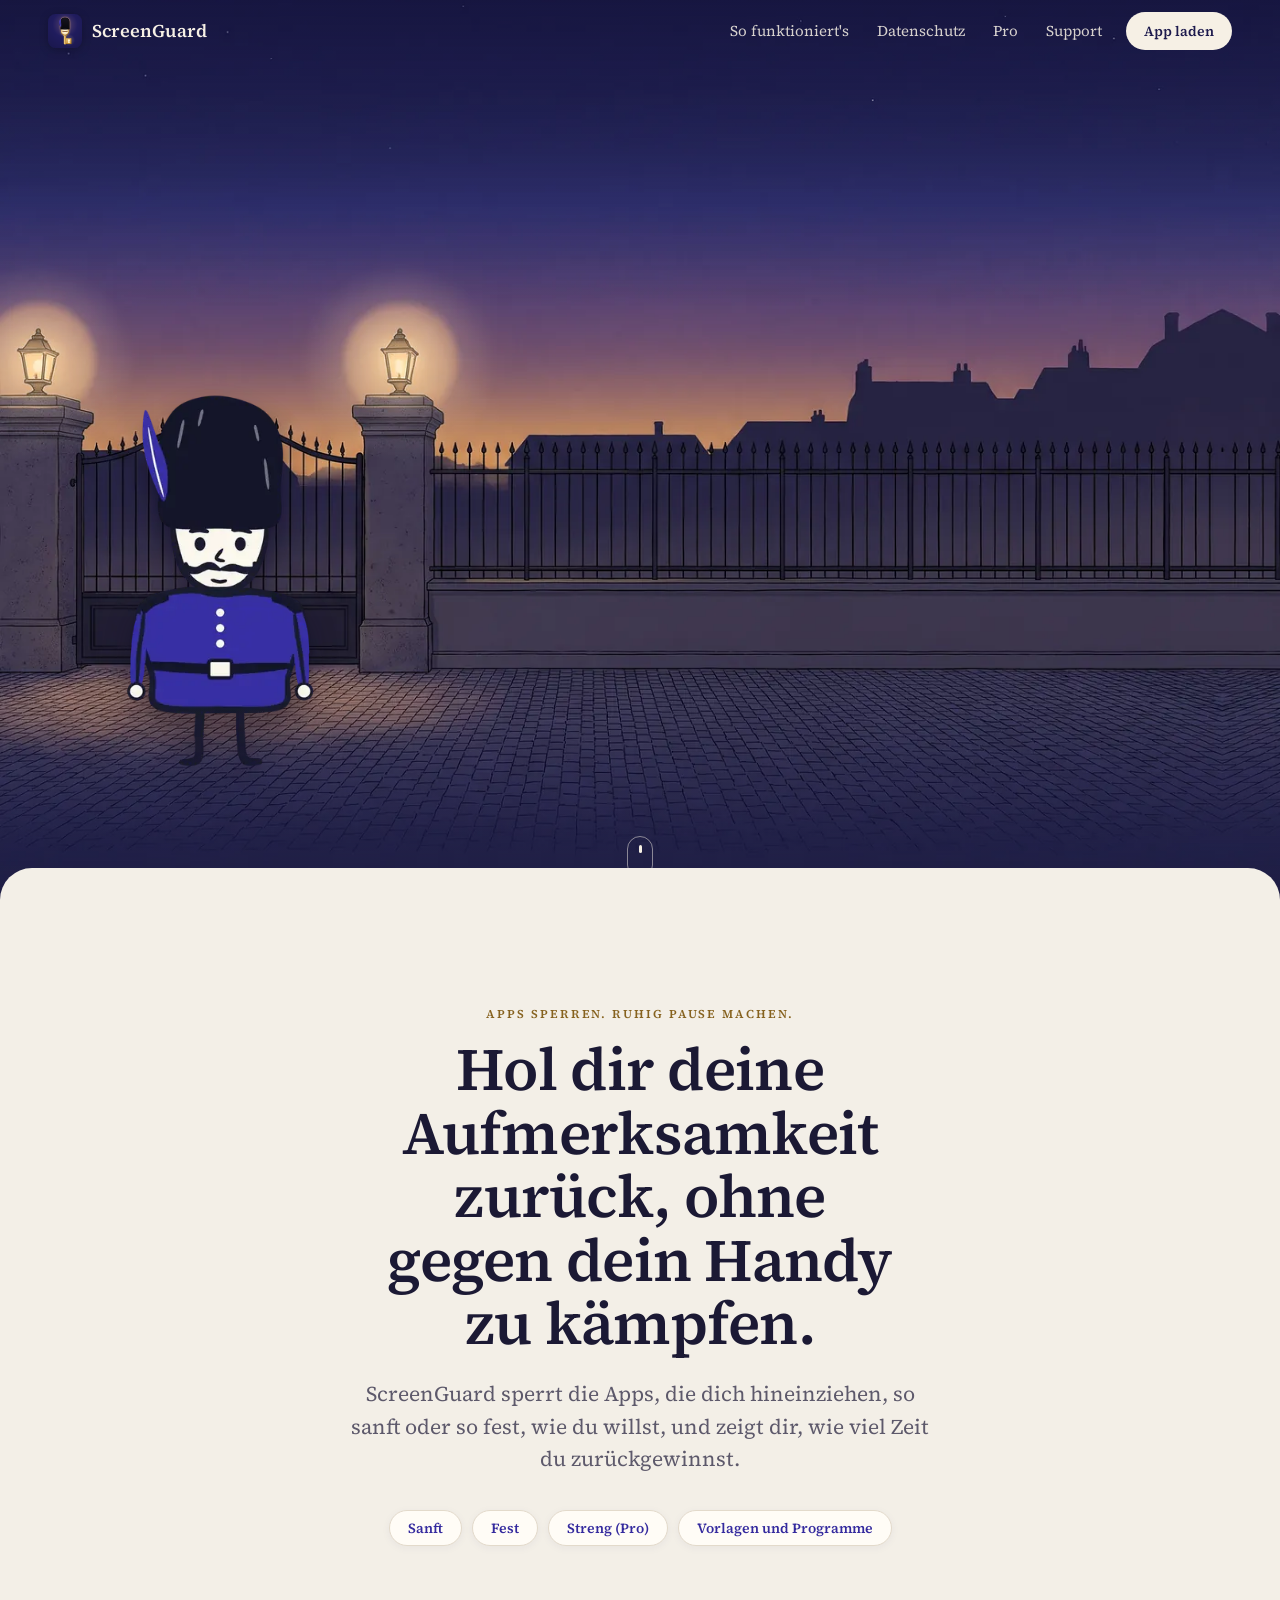
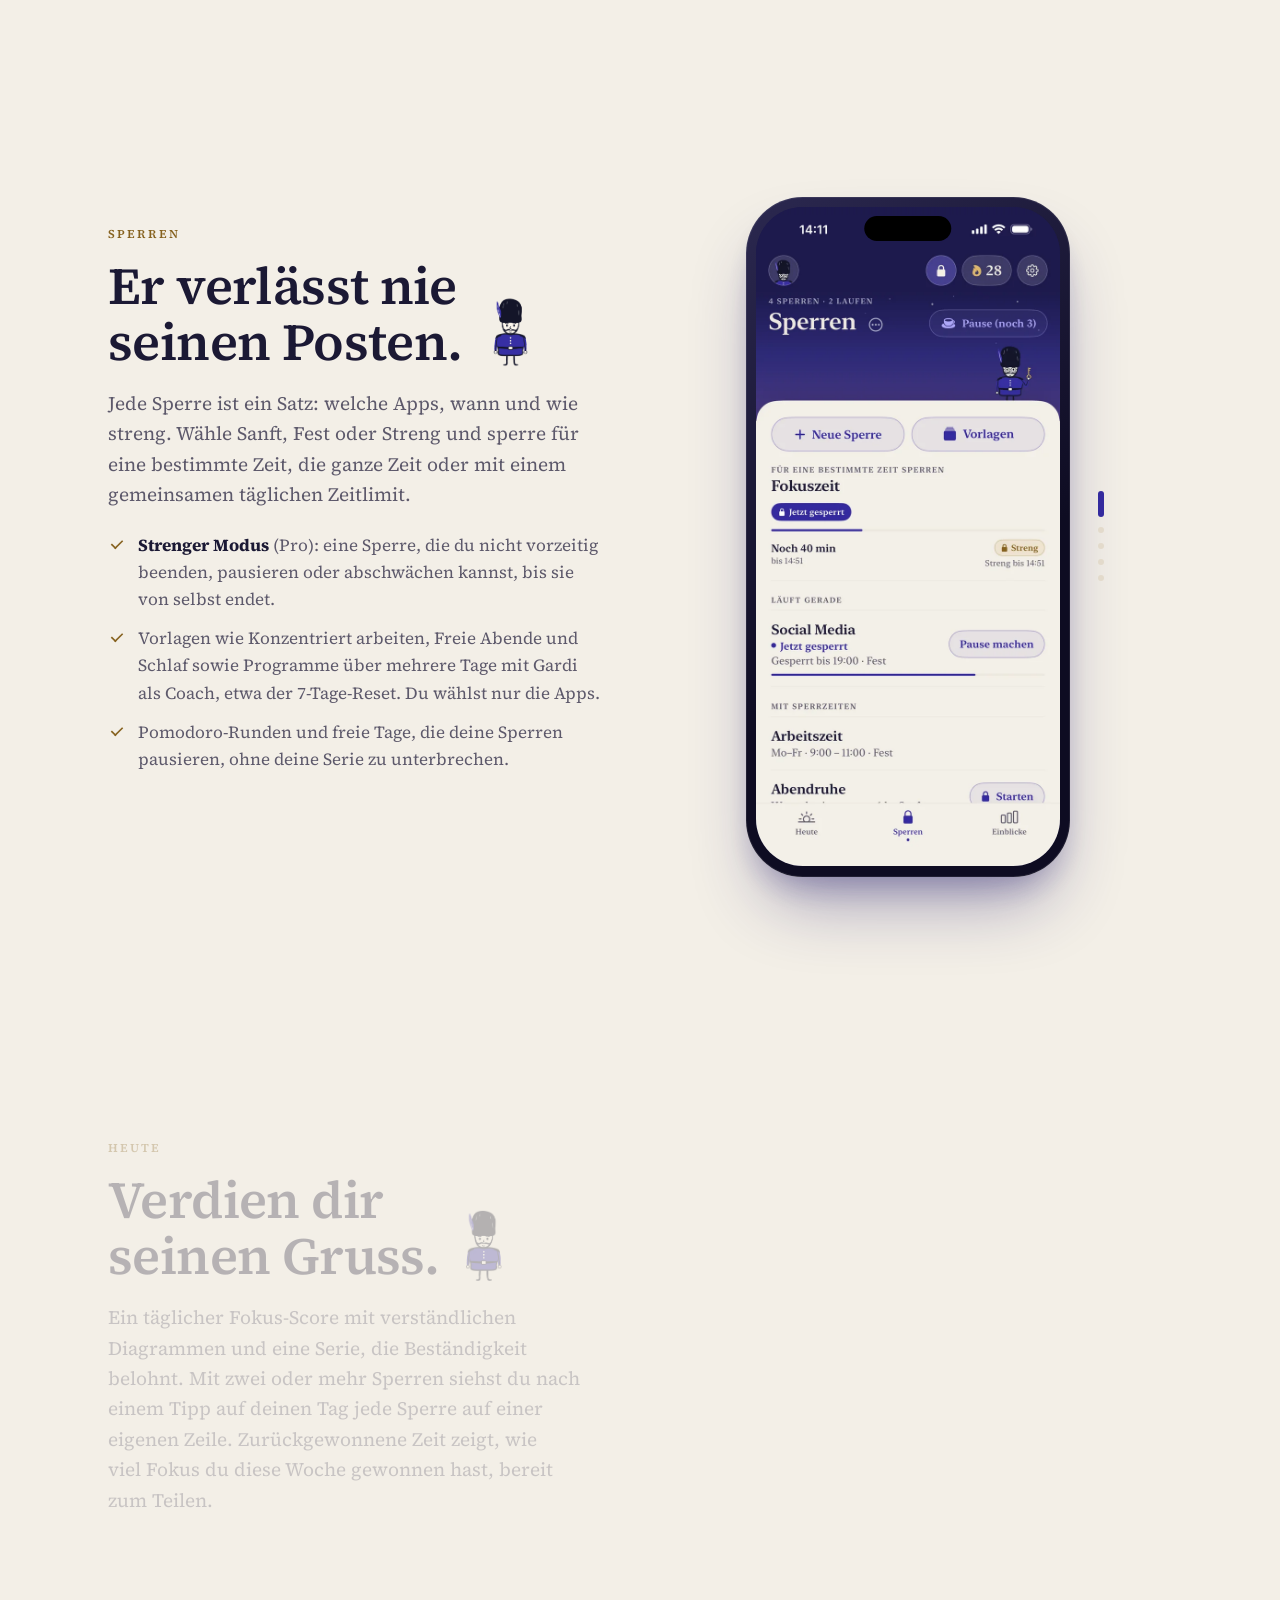
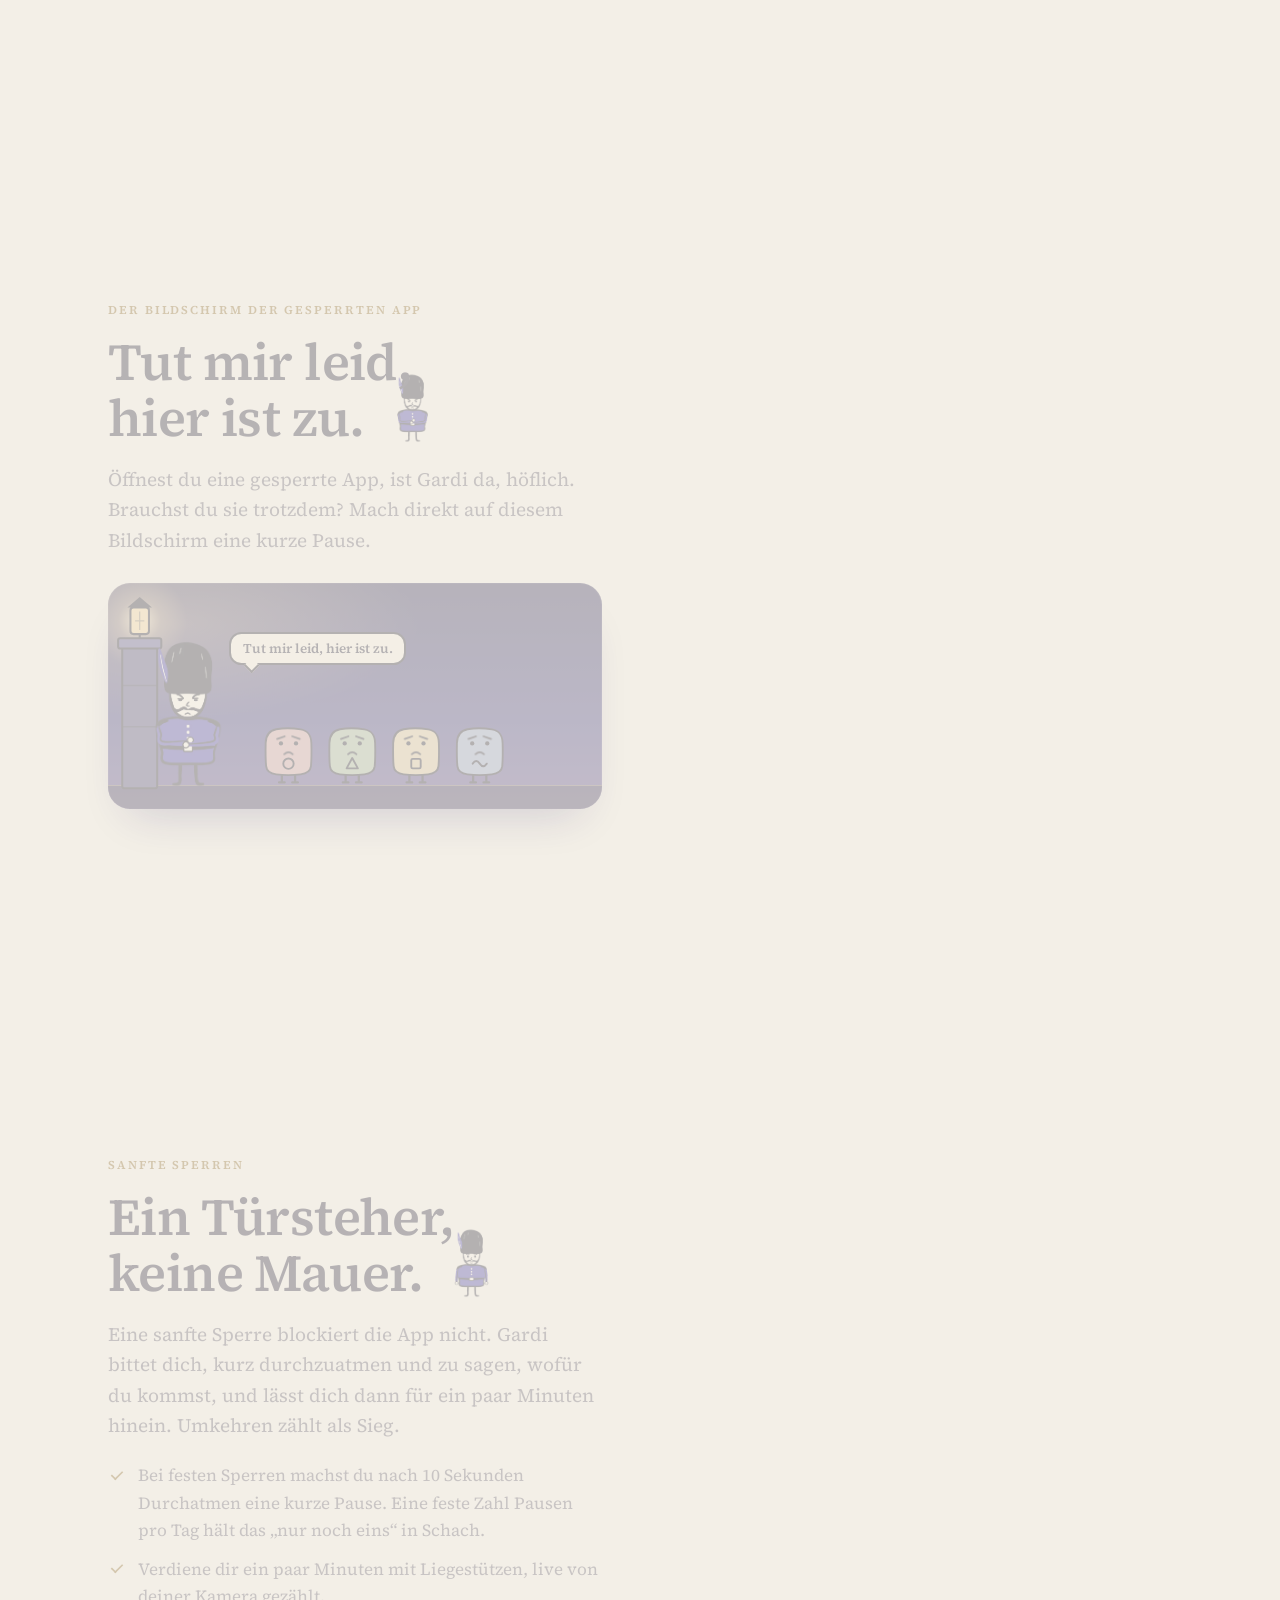
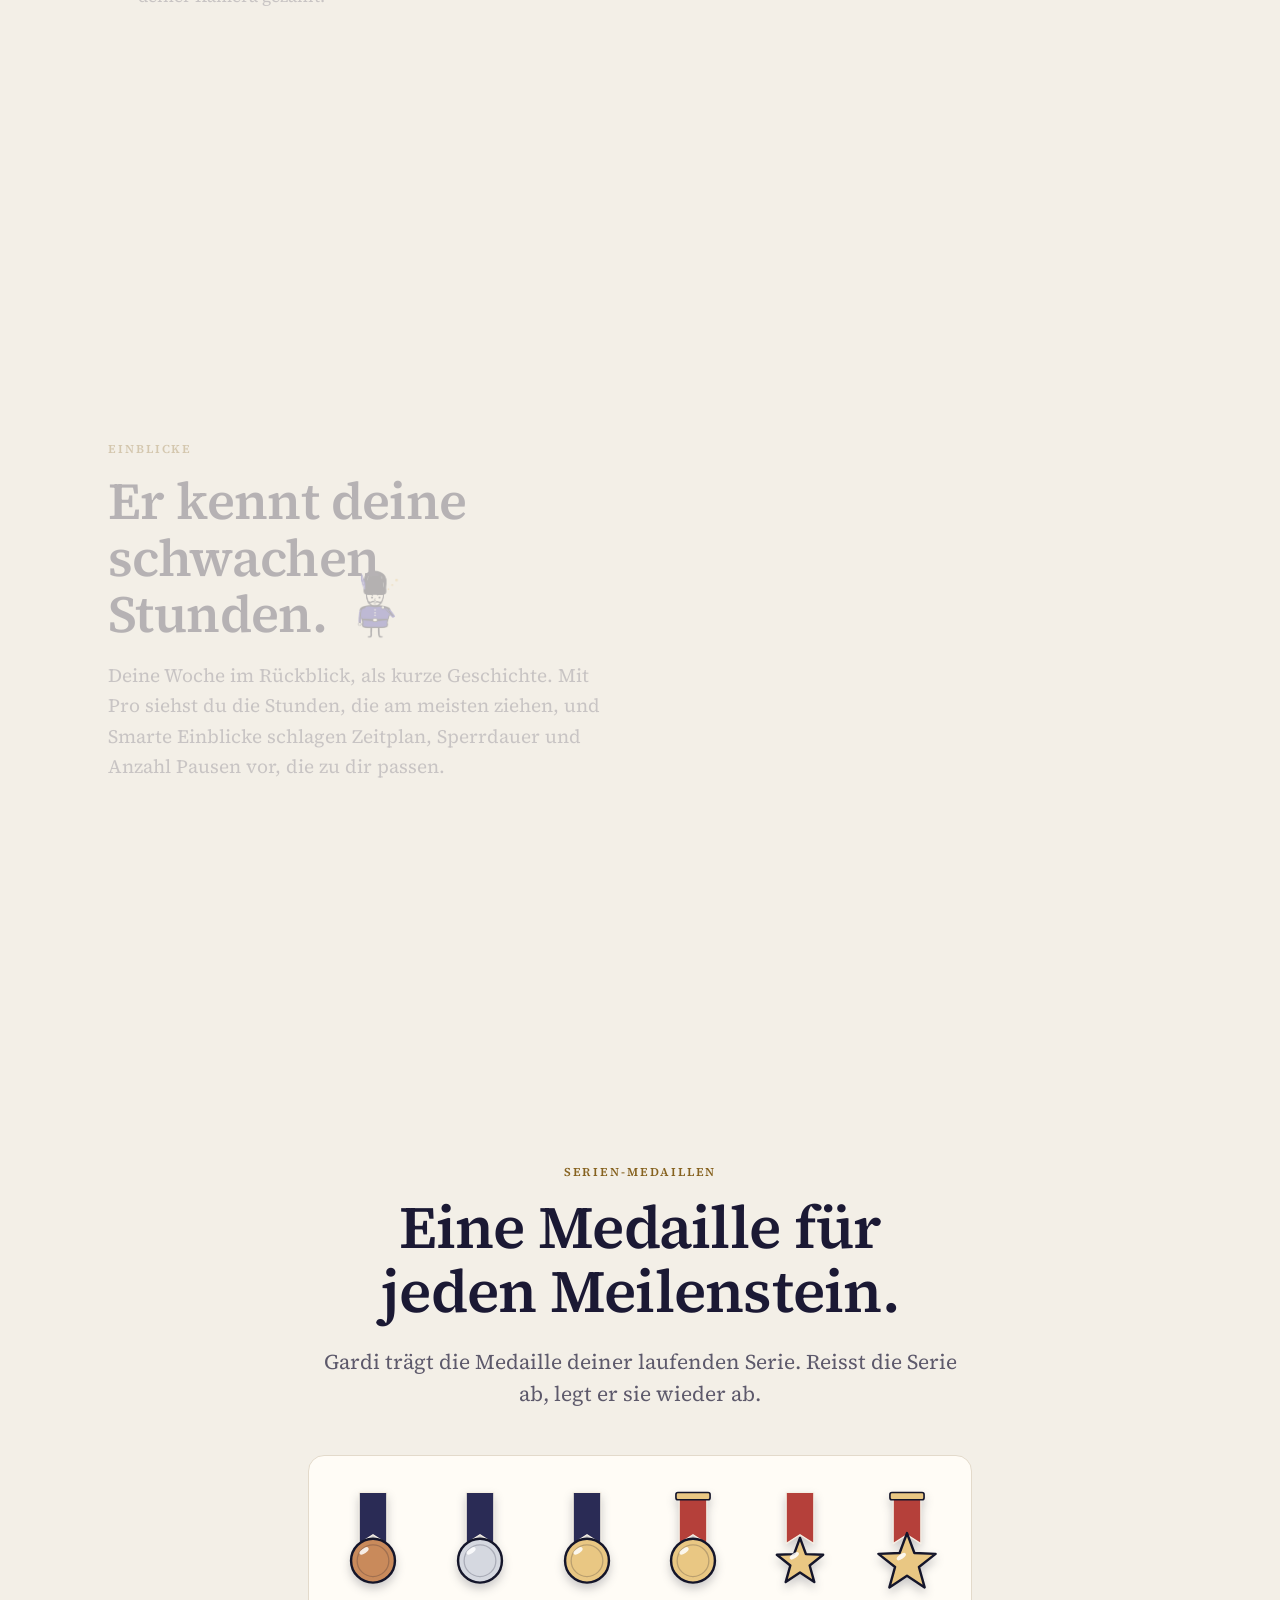
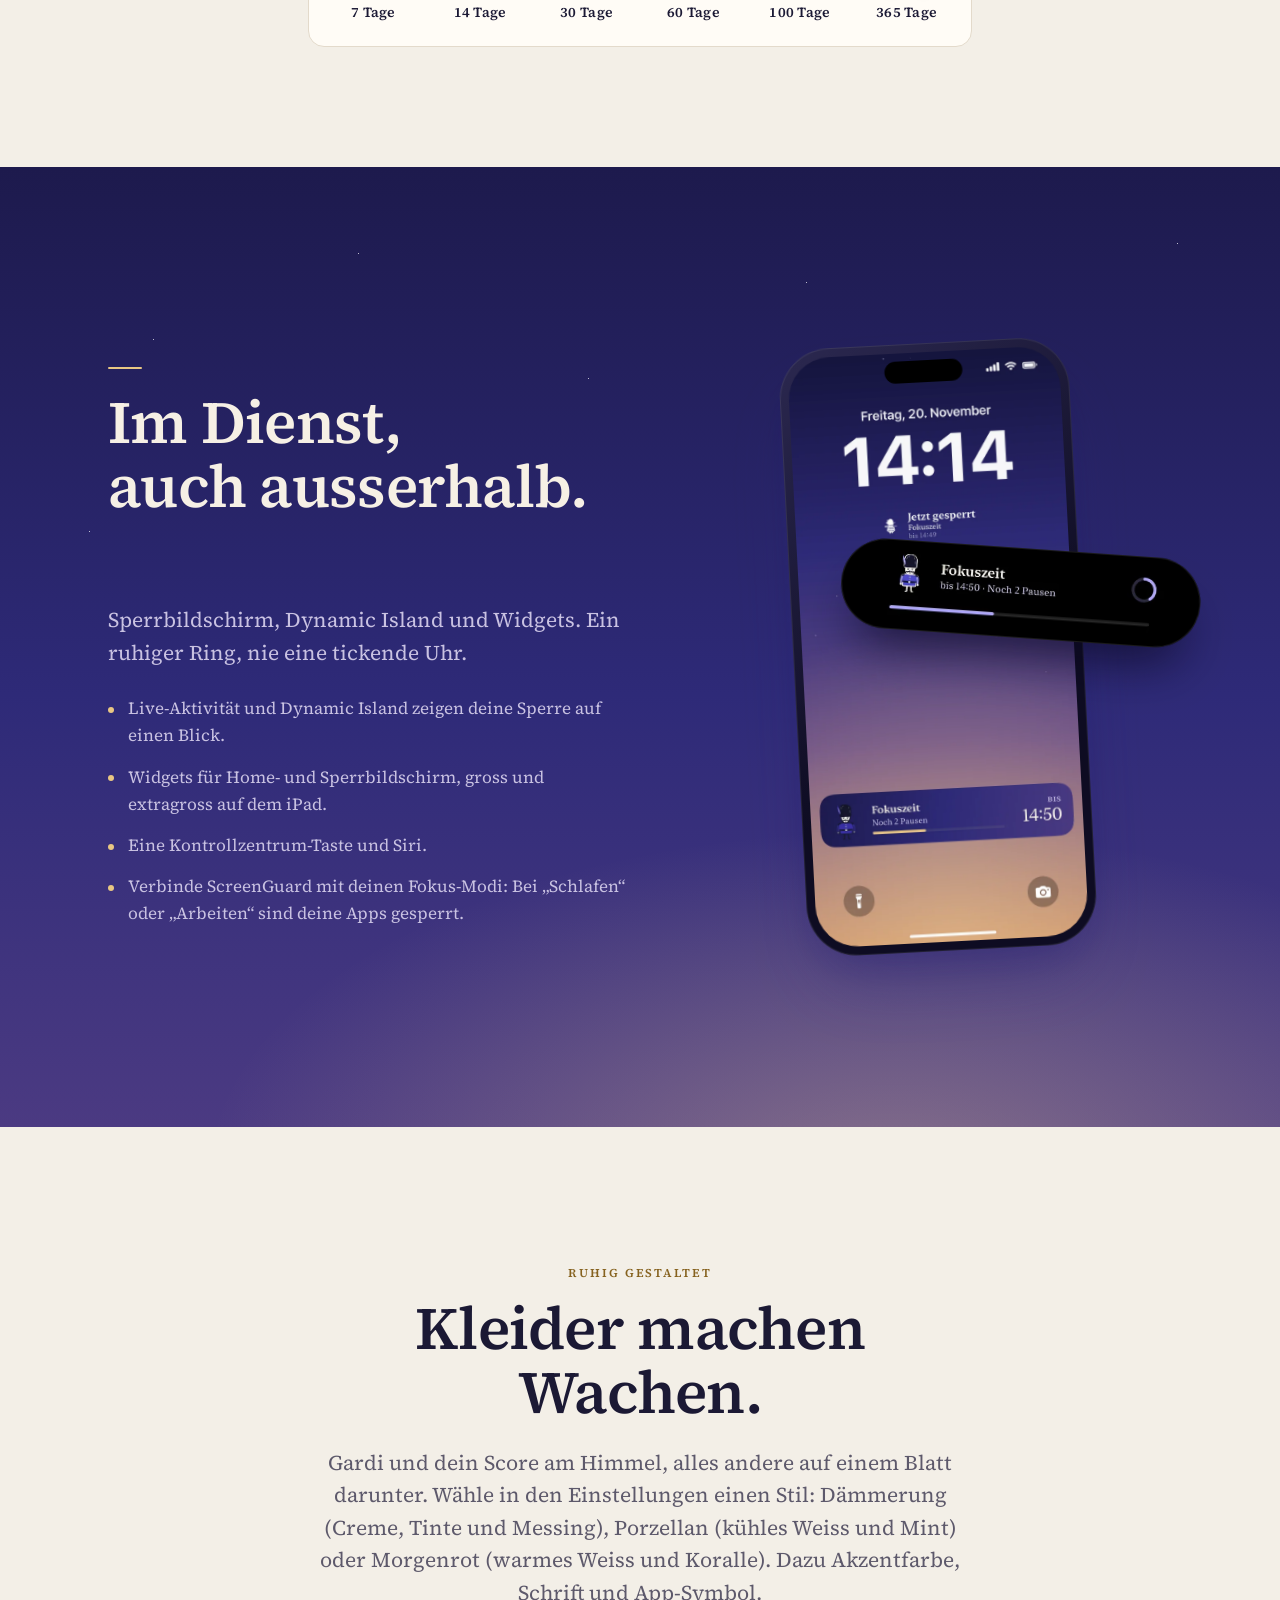
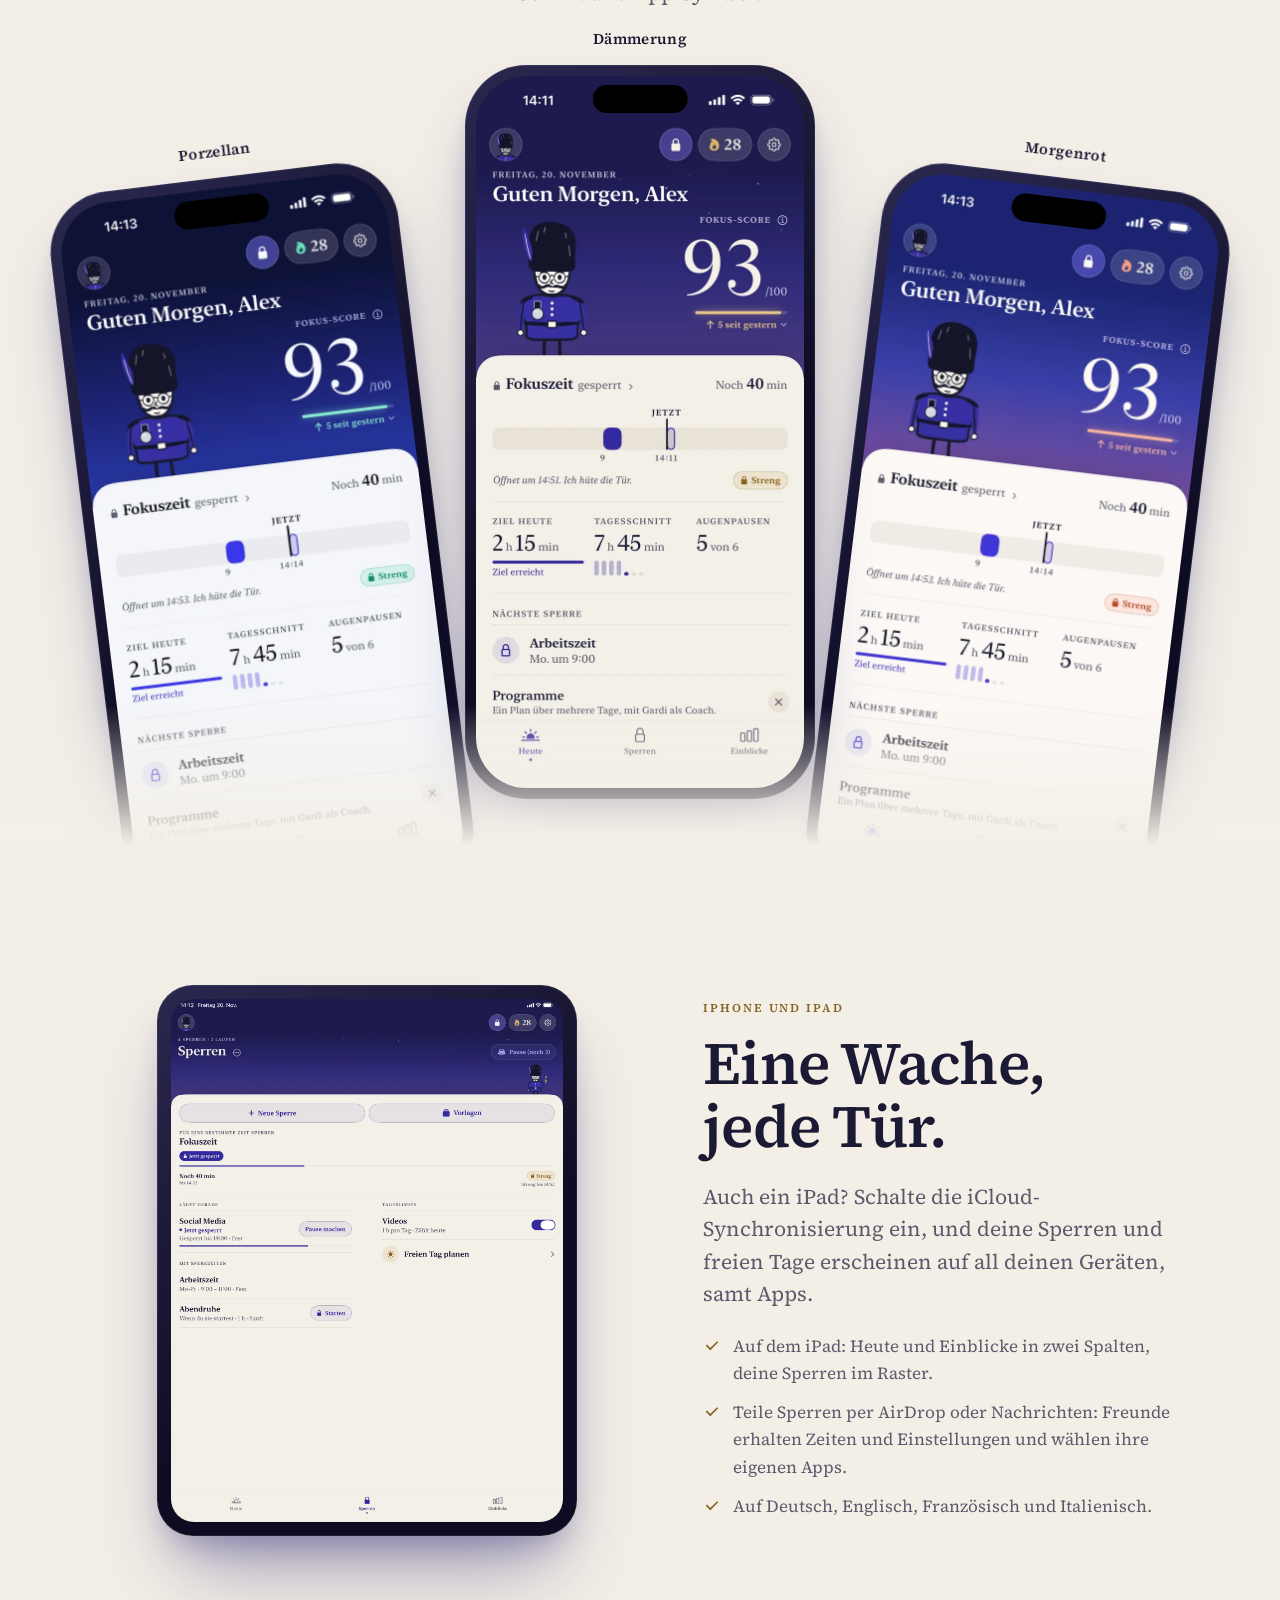
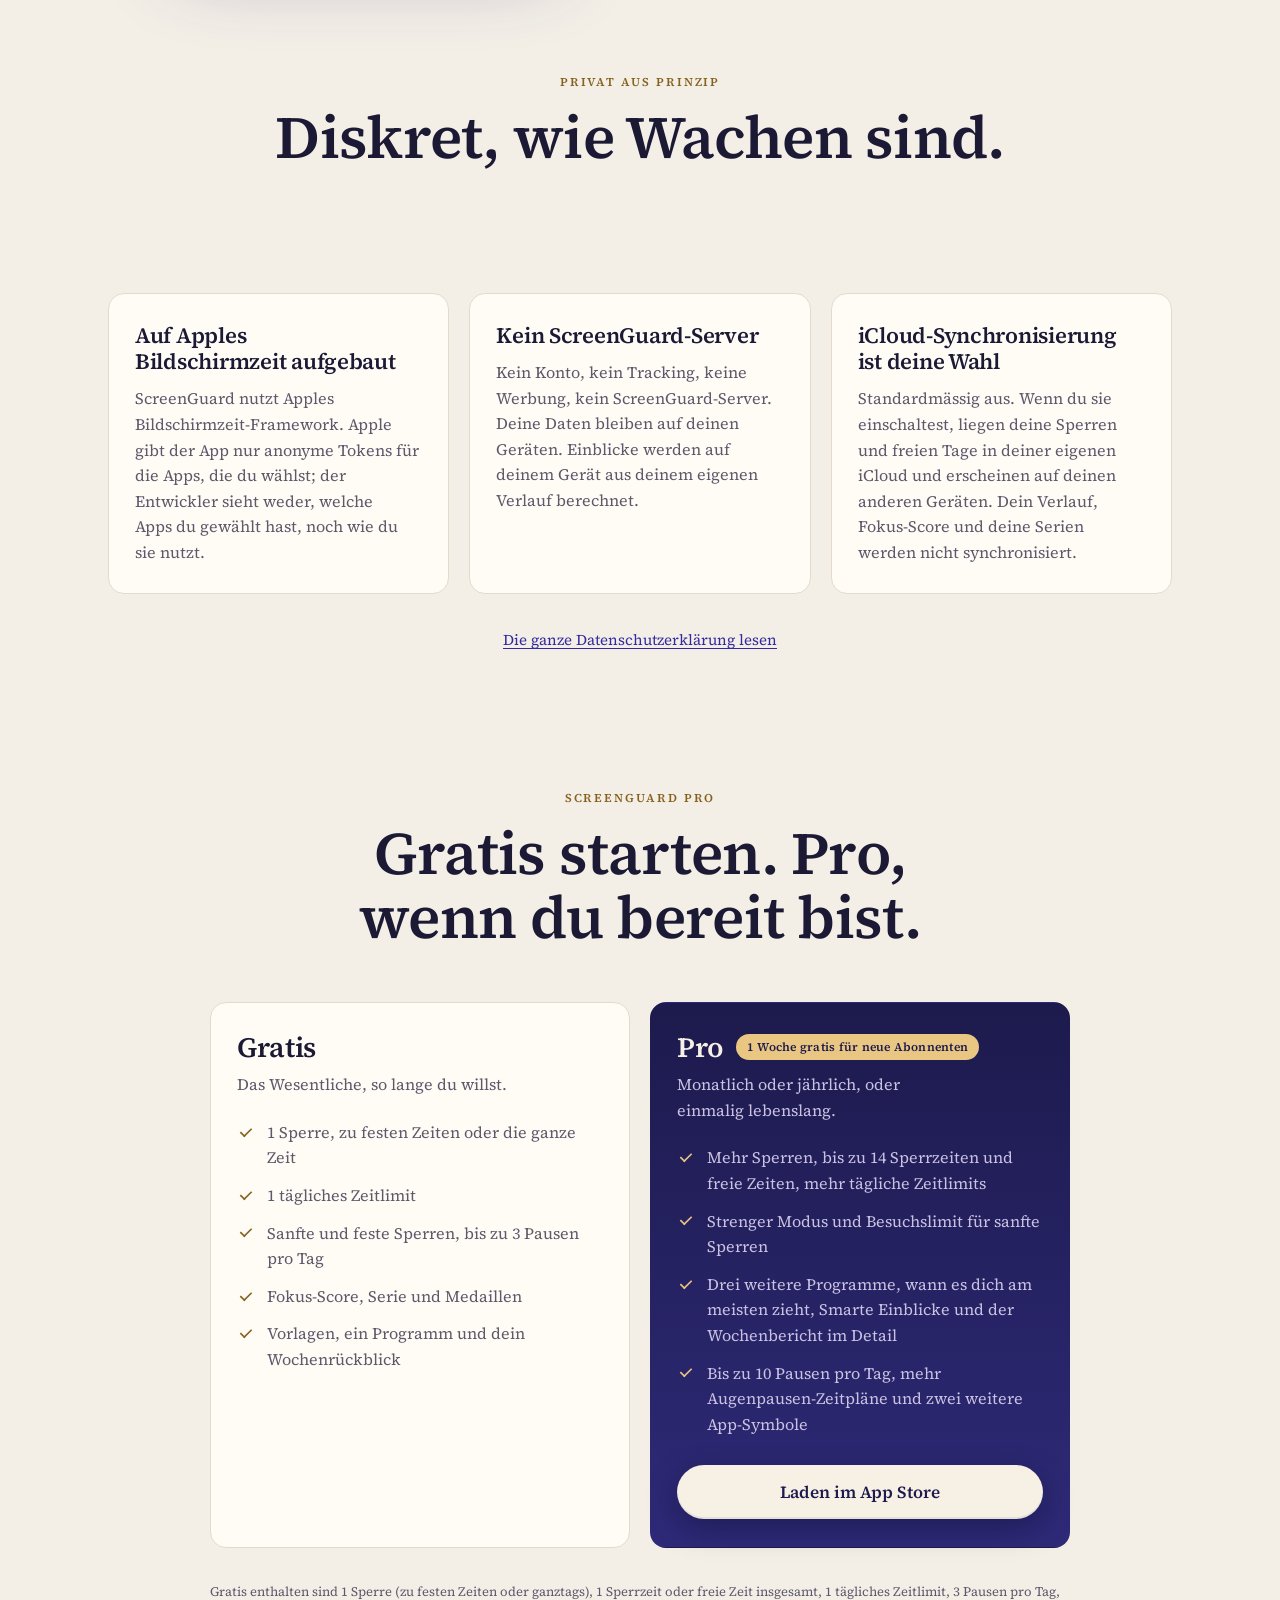
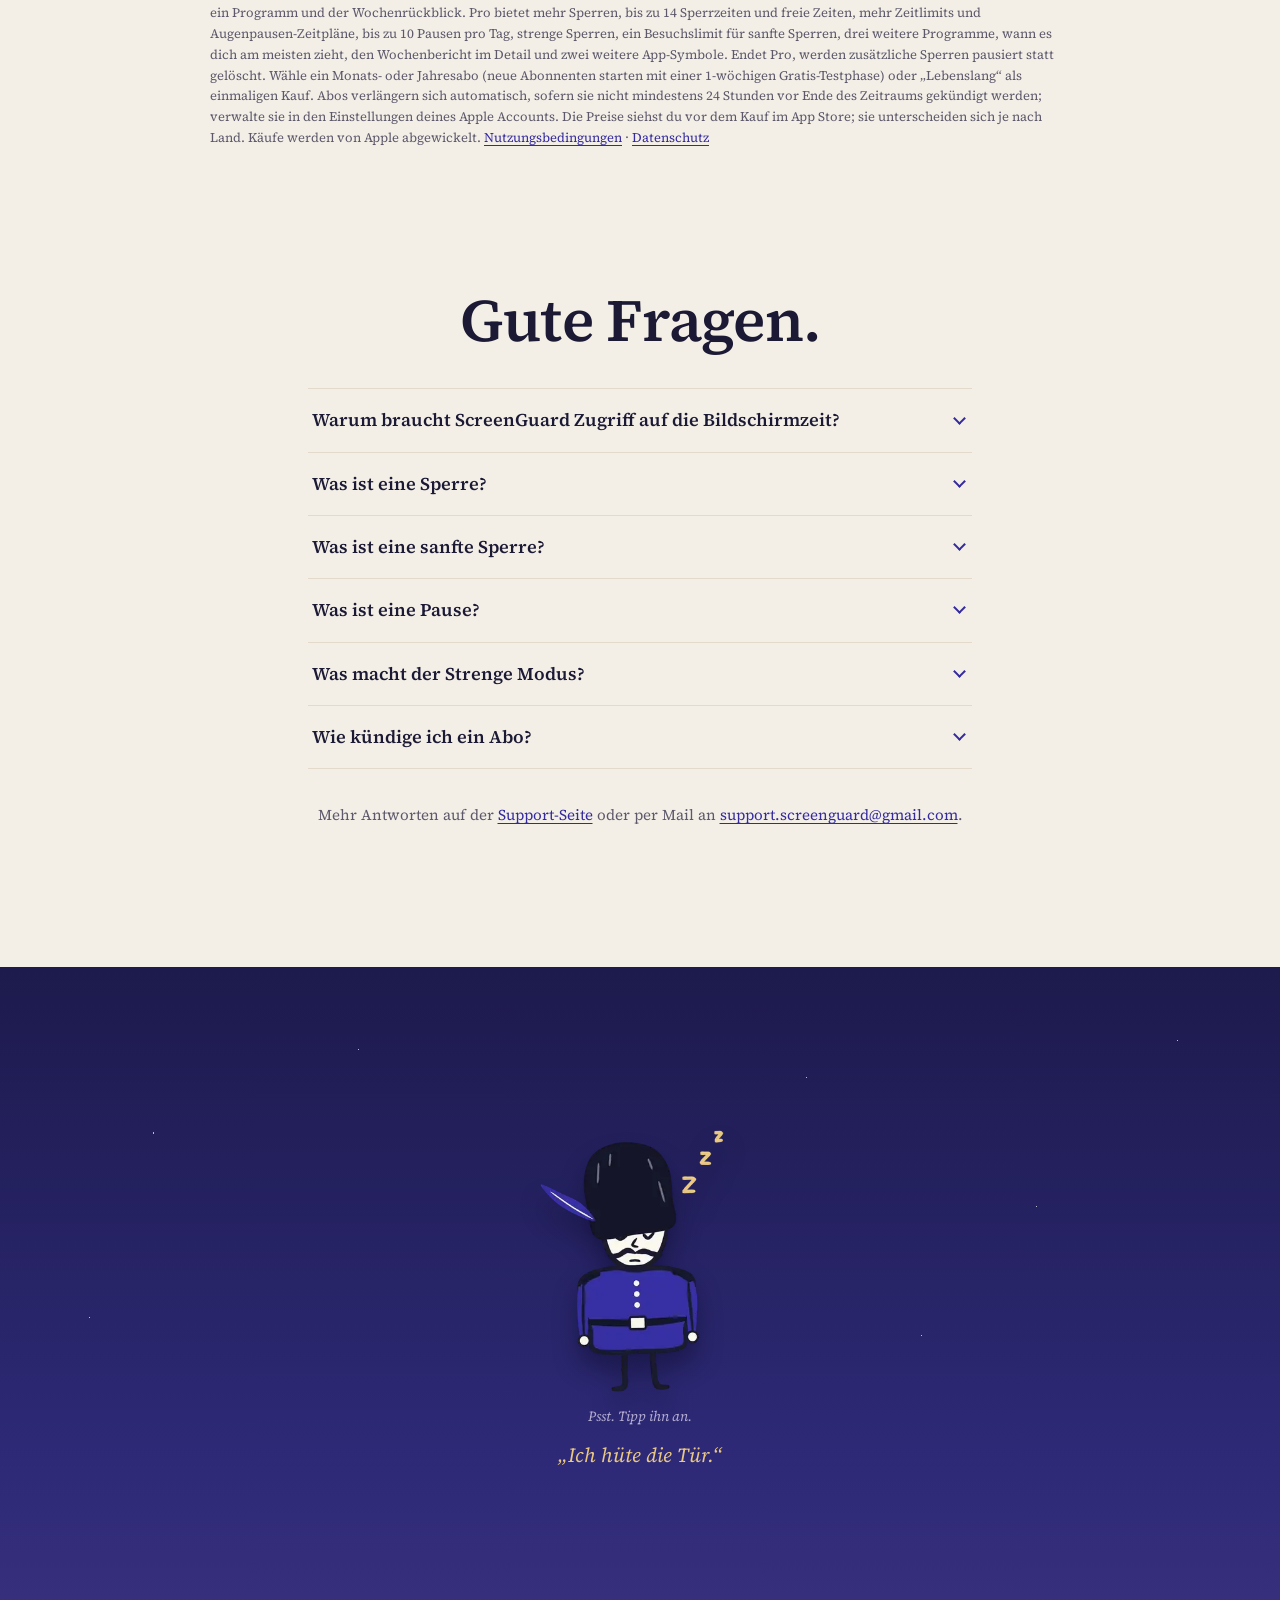
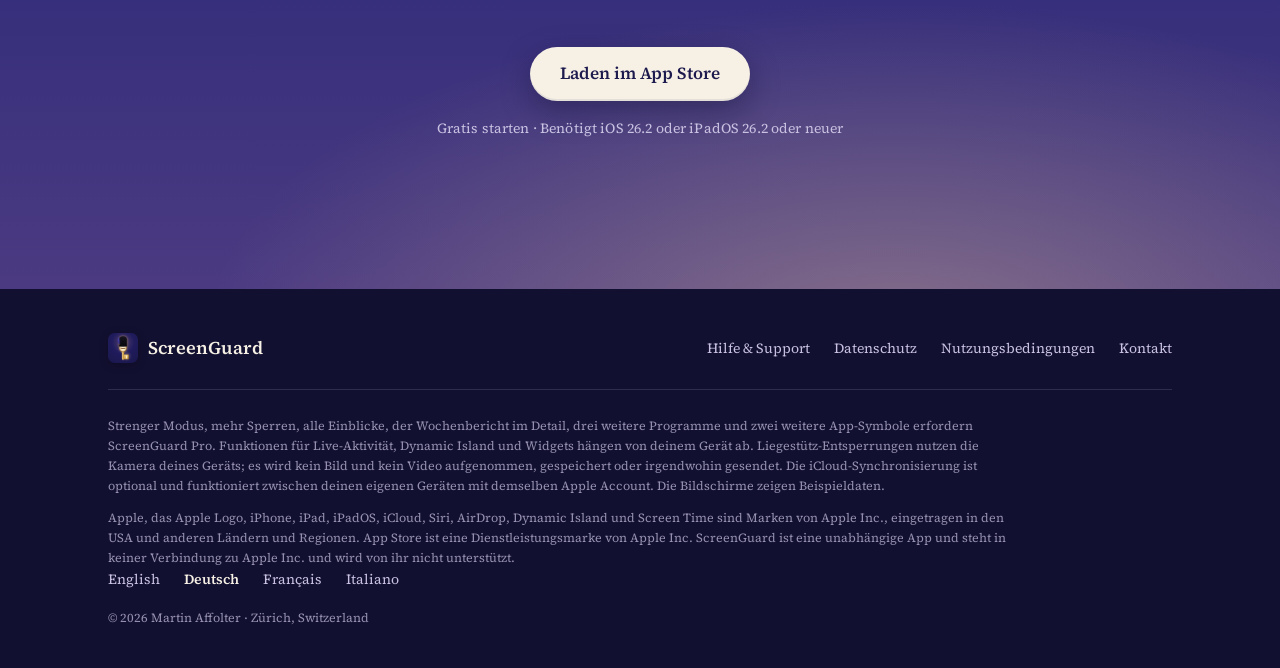
<file: de/index.html>
<!doctype html>
<html lang="de">
<head>
<meta charset="utf-8">
<meta name="viewport" content="width=device-width, initial-scale=1, viewport-fit=cover">
<title>ScreenGuard: Deine Apps haben jetzt eine Wache</title>
<meta name="description" content="ScreenGuard sperrt die Apps, die dich hineinziehen, so sanft oder so fest, wie du willst, gönnt dir kurze, achtsame Pausen, wenn du sie brauchst, und zeigt dir, wie viel Zeit du zurückgewinnst. Kein Konto, keine Werbung, kein Tracking. Für iPhone und iPad.">
<meta name="apple-itunes-app" content="app-id=6760020453">
<meta name="theme-color" content="#1D1A4D">
<link rel="canonical" href="https://screenguardhq.com/de/">
<link rel="alternate" hreflang="en" href="https://screenguardhq.com/">
<link rel="alternate" hreflang="de" href="https://screenguardhq.com/de/">
<link rel="alternate" hreflang="fr" href="https://screenguardhq.com/fr/">
<link rel="alternate" hreflang="it" href="https://screenguardhq.com/it/">
<link rel="alternate" hreflang="x-default" href="https://screenguardhq.com/">
<meta property="og:type" content="website">
<meta property="og:title" content="ScreenGuard: Deine Apps haben jetzt eine Wache">
<meta property="og:description" content="Apps sanft oder fest sperren. Das ist Gardi, dein Türsteher.">
<meta property="og:image" content="https://screenguardhq.com/assets/og.jpg?v=58442f9f">
<meta property="og:url" content="https://screenguardhq.com/de/">
<meta property="og:locale" content="de_CH">
<meta name="twitter:card" content="summary_large_image">
<link rel="icon" href="../assets/icon-64.png">
<link rel="apple-touch-icon" href="../assets/icon-180.png">
<link rel="preload" as="image" href="../assets/hero-gate.webp" imagesrcset="../assets/hero-gate-1400.webp 1400w, ../assets/hero-gate.webp 2400w" imagesizes="max(100vw, 138vh)">
<link rel="stylesheet" href="../landing.css?v=345cbb15">
<script>/* Motion classes, set before first paint: p1 hero arrival, p2 headlines write themselves, p5 dusk follows the scroll, p6 startle on tap.
   Reduced motion gets none of them (stills and final states only). The timeout undoes p1 if motion.js never starts. */
(function(){var d=document.documentElement;d.classList.add('js');
if(matchMedia('(prefers-reduced-motion: reduce)').matches)return;
d.classList.add('p1','p2','p5','p6','p1-pre','p1-hide');
setTimeout(function(){if(!window.__sgMotion)d.classList.remove('p1','p1-pre','p1-hide')},6000)})()</script>
<script type="application/ld+json">{"@context": "https://schema.org", "@type": "SoftwareApplication", "name": "ScreenGuard", "operatingSystem": "iOS 26.2, iPadOS 26.2", "applicationCategory": "UtilitiesApplication", "softwareVersion": "1.6", "inLanguage": "de", "description": "ScreenGuard sperrt die Apps, die dich hineinziehen, so sanft oder so fest, wie du willst, gönnt dir kurze, achtsame Pausen, wenn du sie brauchst, und zeigt dir, wie viel Zeit du zurückgewinnst. Kein Konto, keine Werbung, kein Tracking. Für iPhone und iPad.", "url": "https://screenguardhq.com/de/", "image": "https://screenguardhq.com/assets/og.jpg?v=58442f9f", "installUrl": "https://apps.apple.com/app/id6760020453", "offers": {"@type": "Offer", "price": "0", "priceCurrency": "CHF"}, "author": {"@type": "Person", "name": "Martin Affolter"}}</script>
</head>
<body>

<header class="nav" id="nav">
  <a class="brand" href="#top" aria-label="ScreenGuard, zurück nach oben">
    <img src="../assets/icon-64.png" width="34" height="34" alt="">
    <span>ScreenGuard</span>
  </a>
  <nav aria-label="Bereiche">
    <a href="#tour">So funktioniert's</a>
    <a href="#privacy">Datenschutz</a>
    <a href="#pro">Pro</a>
    <a href="../support.html">Support</a>
  </nav>
  <a class="btn btn-small" href="https://apps.apple.com/app/id6760020453">App laden</a>
</header>

<main id="top">

<!-- ───────── Hero ───────── -->
<section class="hero" id="hero">
  <div class="scene" aria-hidden="true">
    <img class="scene-art" src="../assets/hero-gate.webp"
         srcset="../assets/hero-gate-1400.webp 1400w, ../assets/hero-gate.webp 2400w"
         sizes="max(100vw, 138vh)" alt="" fetchpriority="high">
    <span class="dim dim-pre"></span><span class="dim dim-dusk"></span>
    <span class="lamp lamp-a"></span><span class="lamp lamp-b"></span>
  </div>
  <div class="scene scene-front">
    <button class="gardi" id="gardi" type="button" aria-label="Gardi, die Wache. Tippen für einen Gruss.">
      <picture>
        <source media="(prefers-reduced-motion: reduce)" srcset="../assets/gardi-still.webp">
        <img src="../assets/gardi-hero.webp" width="364" height="640" alt="">
      </picture>
    </button>
  </div>
  <div class="hero-inner">
    <div class="hero-copy">
      <p class="rule" aria-hidden="true"></p>
      <h1>Deine Apps haben jetzt eine&nbsp;Wache.</h1>
      <p class="lede">Das ist Gardi, dein Türsteher. Er nimmt Doomscrolling persönlich.</p>
    </div>
    <div class="hero-cta">
      <a class="btn btn-cream" href="https://apps.apple.com/app/id6760020453">Laden im App Store</a>
      <p class="hero-note">Gratis starten · iPhone und iPad · Kein Konto</p>
    </div>
  </div>
  <a class="scroll-cue" href="#promise" aria-label="Scrollen für mehr"><span></span></a>
</section>

<!-- ───────── Promise ───────── -->
<section class="paper promise" id="promise">
  <div class="wrap narrow center">
    <p class="kicker reveal">Apps sperren. Ruhig Pause machen.</p>
    <h2 class="display reveal">Hol dir deine Aufmerksamkeit zurück, ohne gegen dein&nbsp;Handy zu kämpfen.</h2>
    <p class="body-l reveal">ScreenGuard sperrt die Apps, die dich hineinziehen, so sanft oder so fest, wie du willst, und zeigt dir, wie viel Zeit du zurückgewinnst.</p>
    <ul class="chips reveal" aria-label="Wie stark eine Sperre ist">
      <li>Sanft</li><li>Fest</li><li>Streng (Pro)</li><li>Vorlagen und Programme</li>
    </ul>
  </div>
</section>

<!-- ───────── Tour (sticky phone) ───────── -->
<section class="paper tour" id="tour">
  <div class="wrap tour-grid">
    <div class="chapters">

      <article class="chapter" data-screen="0">
        <p class="kicker">Sperren</p>
        <h2>Er verlässt nie seinen Posten.<img class="mini" src="../assets/g/still-calm.webp" width="54" height="72" alt="" aria-hidden="true" loading="lazy" decoding="async"></h2>
        <p>Jede Sperre ist ein Satz: welche Apps, wann und wie streng. Wähle Sanft, Fest oder Streng und sperre für eine bestimmte Zeit, die ganze Zeit oder mit einem gemeinsamen täglichen Zeitlimit.</p>
        <ul class="ticks">
          <li><strong>Strenger Modus</strong> (Pro): eine Sperre, die du nicht vorzeitig beenden, pausieren oder abschwächen kannst, bis sie von selbst endet.</li>
          <li>Vorlagen wie Konzentriert arbeiten, Freie Abende und Schlaf sowie Programme über mehrere Tage mit Gardi als Coach, etwa der 7-Tage-Reset. Du wählst nur die Apps.</li>
          <li>Pomodoro-Runden und freie Tage, die deine Sperren pausieren, ohne deine Serie zu unterbrechen.</li>
        </ul>
        <figure class="phone inline"><img src="../assets/de/screen-locks.webp?v=fbcfd5e7" width="660" height="1434" loading="lazy" alt="Die Seite Sperren: Fokuszeit läuft als strenge Sperre, Social Media gesperrt, darunter Arbeitszeit und Abendruhe"></figure>
      </article>

      <article class="chapter" data-screen="1">
        <p class="kicker">Heute</p>
        <h2>Verdien dir seinen Gruss.<img class="mini" src="../assets/g/still-proud.webp" width="54" height="72" alt="" aria-hidden="true" loading="lazy" decoding="async" data-kind="salute"></h2>
        <p>Ein täglicher Fokus-Score mit verständlichen Diagrammen und eine Serie, die Beständigkeit belohnt. Mit zwei oder mehr Sperren siehst du nach einem Tipp auf deinen Tag jede Sperre auf einer eigenen Zeile. Zurückgewonnene Zeit zeigt, wie viel Fokus du diese Woche gewonnen hast, bereit zum Teilen.</p>
        <figure class="phone inline"><img src="../assets/de/screen-today.webp?v=a09810bd" width="660" height="1434" loading="lazy" alt="Die Seite Heute: Gardi, ein Fokus-Score von 93, die laufende Sperre, Tagesziel und Augenpausen"></figure>
      </article>

      <article class="chapter" data-screen="2">
        <p class="kicker">Der Bildschirm der gesperrten App</p>
        <h2>Tut mir leid, hier ist zu.<img class="mini" src="../assets/g/still-stern.webp" width="54" height="72" alt="" aria-hidden="true" loading="lazy" decoding="async"></h2>
        <p>Öffnest du eine gesperrte App, ist Gardi da, höflich. Brauchst du sie trotzdem? Mach direkt auf diesem Bildschirm eine kurze Pause.</p>
        <div class="gate-stage" aria-hidden="true"><div class="gs-in">
        <div class="gs-ground"></div>
        <svg class="gs-post" viewBox="0 0 50 190" aria-hidden="true"><defs><radialGradient id="gsGlow"><stop offset="0" stop-color="#FFF1CF" stop-opacity=".9"/><stop offset=".45" stop-color="#F4D59A" stop-opacity=".3"/><stop offset="1" stop-color="#F4D59A" stop-opacity="0"/></radialGradient></defs><circle cx="25" cy="27" r="46" fill="url(#gsGlow)"/><rect x="8" y="52" width="34" height="138" rx="2" fill="#3B3870" stroke="#14152A" stroke-width="2"/><rect x="4" y="44" width="42" height="10" rx="2" fill="#4A4688" stroke="#14152A" stroke-width="2"/><path d="M8 90h34M8 130h34" stroke="#14152A" stroke-width="1.4" opacity=".5"/><path d="M25 44V40" stroke="#14152A" stroke-width="2"/><rect x="16" y="14" width="18" height="26" rx="3" fill="#F4D59A" stroke="#14152A" stroke-width="2"/><path d="M13 14 25 4l12 10z" fill="#14152A"/><path d="M25 18v18M20.5 27h9" stroke="#14152A" stroke-width="1.2" opacity=".45"/></svg>
        <img class="gs-gardi" src="../assets/g/still-stern.webp" width="482" height="675" alt="" loading="lazy" decoding="async">
        <p class="gs-bub">Tut mir leid, hier ist zu.</p>
        <div class="gc front" style="--sx:148;--d:-18s"><span class="fl"><span class="hp"><svg viewBox="0 0 60 68" aria-hidden="true"><g class="ink" fill="none" stroke="#14152A" stroke-width="2.4" stroke-linecap="round"><path d="M23 50v11M20 61h6M37 50v11M34 61h6"/></g><path d="M17 4.5c8-1.5 18-1.3 26 .2 8 1.5 11 6 11.3 14.5.3 9.5.2 17-.4 24.5-.7 6-4.5 8-11 8.7-8.8 1-17.2 1-26 0-6.3-.7-10-2.8-10.6-8.7C5.5 36 5.6 28 5.8 19 6 10.5 9.5 6 17 4.5z" fill="#C99AA0" stroke="#14152A" stroke-width="2" stroke-linejoin="round"/><g fill="#14152A"><circle cx="22" cy="19.5" r="2.3"/><circle cx="38" cy="19.5" r="2.3"/></g><g fill="none" stroke="#14152A" stroke-width="1.8" stroke-linecap="round" stroke-linejoin="round"><path class="f-n" d="M26.5 28.5q3.5 2.2 7 0"/><g class="f-h"><path d="M18 13q4-2.8 8 0M34 13q4-2.8 8 0"/><ellipse cx="30" cy="29" rx="2.3" ry="3" fill="#14152A"/></g><g class="f-s"><path d="M18 14.8 26 12M42 14.8 34 12"/><path d="M25.5 31q4.5-4.5 9 0"/></g></g><g fill="none" stroke="#14152A" stroke-width="2" stroke-linecap="round"><circle cx="30" cy="41" r="5.5"/></g></svg></span></span></div>
        <div class="gc" style="--sx:210;--d:-12s"><span class="fl"><span class="hp"><svg viewBox="0 0 60 68" aria-hidden="true"><g class="ink" fill="none" stroke="#14152A" stroke-width="2.4" stroke-linecap="round"><path d="M23 50v11M20 61h6M37 50v11M34 61h6"/></g><path d="M17 4.5c8-1.5 18-1.3 26 .2 8 1.5 11 6 11.3 14.5.3 9.5.2 17-.4 24.5-.7 6-4.5 8-11 8.7-8.8 1-17.2 1-26 0-6.3-.7-10-2.8-10.6-8.7C5.5 36 5.6 28 5.8 19 6 10.5 9.5 6 17 4.5z" fill="#9DB59A" stroke="#14152A" stroke-width="2" stroke-linejoin="round"/><g fill="#14152A"><circle cx="22" cy="19.5" r="2.3"/><circle cx="38" cy="19.5" r="2.3"/></g><g fill="none" stroke="#14152A" stroke-width="1.8" stroke-linecap="round" stroke-linejoin="round"><path class="f-n" d="M26.5 28.5q3.5 2.2 7 0"/><g class="f-h"><path d="M18 13q4-2.8 8 0M34 13q4-2.8 8 0"/><ellipse cx="30" cy="29" rx="2.3" ry="3" fill="#14152A"/></g><g class="f-s"><path d="M18 14.8 26 12M42 14.8 34 12"/><path d="M25.5 31q4.5-4.5 9 0"/></g></g><g fill="none" stroke="#14152A" stroke-width="2" stroke-linecap="round"><path d="M30 35 36 46H24z" stroke-linejoin="round"/></g></svg></span></span></div>
        <div class="gc" style="--sx:272;--d:-6s"><span class="fl"><span class="hp"><svg viewBox="0 0 60 68" aria-hidden="true"><g class="ink" fill="none" stroke="#14152A" stroke-width="2.4" stroke-linecap="round"><path d="M23 50v11M20 61h6M37 50v11M34 61h6"/></g><path d="M17 4.5c8-1.5 18-1.3 26 .2 8 1.5 11 6 11.3 14.5.3 9.5.2 17-.4 24.5-.7 6-4.5 8-11 8.7-8.8 1-17.2 1-26 0-6.3-.7-10-2.8-10.6-8.7C5.5 36 5.6 28 5.8 19 6 10.5 9.5 6 17 4.5z" fill="#D8C39B" stroke="#14152A" stroke-width="2" stroke-linejoin="round"/><g fill="#14152A"><circle cx="22" cy="19.5" r="2.3"/><circle cx="38" cy="19.5" r="2.3"/></g><g fill="none" stroke="#14152A" stroke-width="1.8" stroke-linecap="round" stroke-linejoin="round"><path class="f-n" d="M26.5 28.5q3.5 2.2 7 0"/><g class="f-h"><path d="M18 13q4-2.8 8 0M34 13q4-2.8 8 0"/><ellipse cx="30" cy="29" rx="2.3" ry="3" fill="#14152A"/></g><g class="f-s"><path d="M18 14.8 26 12M42 14.8 34 12"/><path d="M25.5 31q4.5-4.5 9 0"/></g></g><g fill="none" stroke="#14152A" stroke-width="2" stroke-linecap="round"><rect x="25" y="36" width="10" height="10" rx="1.5"/></g></svg></span></span></div>
        <div class="gc" style="--sx:334;--d:-0s"><span class="fl"><span class="hp"><svg viewBox="0 0 60 68" aria-hidden="true"><g class="ink" fill="none" stroke="#14152A" stroke-width="2.4" stroke-linecap="round"><path d="M23 50v11M20 61h6M37 50v11M34 61h6"/></g><path d="M17 4.5c8-1.5 18-1.3 26 .2 8 1.5 11 6 11.3 14.5.3 9.5.2 17-.4 24.5-.7 6-4.5 8-11 8.7-8.8 1-17.2 1-26 0-6.3-.7-10-2.8-10.6-8.7C5.5 36 5.6 28 5.8 19 6 10.5 9.5 6 17 4.5z" fill="#8C9DC4" stroke="#14152A" stroke-width="2" stroke-linejoin="round"/><g fill="#14152A"><circle cx="22" cy="19.5" r="2.3"/><circle cx="38" cy="19.5" r="2.3"/></g><g fill="none" stroke="#14152A" stroke-width="1.8" stroke-linecap="round" stroke-linejoin="round"><path class="f-n" d="M26.5 28.5q3.5 2.2 7 0"/><g class="f-h"><path d="M18 13q4-2.8 8 0M34 13q4-2.8 8 0"/><ellipse cx="30" cy="29" rx="2.3" ry="3" fill="#14152A"/></g><g class="f-s"><path d="M18 14.8 26 12M42 14.8 34 12"/><path d="M25.5 31q4.5-4.5 9 0"/></g></g><g fill="none" stroke="#14152A" stroke-width="2" stroke-linecap="round"><path d="M22.5 41q3.8-5.5 7.5 0t7.5 0"/></g></svg></span></span></div>
        <div class="gc" style="--sx:540;--d:-24s"><span class="fl"><span class="hp"><svg viewBox="0 0 60 68" aria-hidden="true"><g class="ink" fill="none" stroke="#14152A" stroke-width="2.4" stroke-linecap="round"><path d="M23 50v11M20 61h6M37 50v11M34 61h6"/></g><path d="M17 4.5c8-1.5 18-1.3 26 .2 8 1.5 11 6 11.3 14.5.3 9.5.2 17-.4 24.5-.7 6-4.5 8-11 8.7-8.8 1-17.2 1-26 0-6.3-.7-10-2.8-10.6-8.7C5.5 36 5.6 28 5.8 19 6 10.5 9.5 6 17 4.5z" fill="#B3A3C9" stroke="#14152A" stroke-width="2" stroke-linejoin="round"/><g fill="#14152A"><circle cx="22" cy="19.5" r="2.3"/><circle cx="38" cy="19.5" r="2.3"/></g><g fill="none" stroke="#14152A" stroke-width="1.8" stroke-linecap="round" stroke-linejoin="round"><path class="f-n" d="M26.5 28.5q3.5 2.2 7 0"/><g class="f-h"><path d="M18 13q4-2.8 8 0M34 13q4-2.8 8 0"/><ellipse cx="30" cy="29" rx="2.3" ry="3" fill="#14152A"/></g><g class="f-s"><path d="M18 14.8 26 12M42 14.8 34 12"/><path d="M25.5 31q4.5-4.5 9 0"/></g></g><g fill="none" stroke="#14152A" stroke-width="2" stroke-linecap="round"><path d="M30 35v12M24 41h12"/></g></svg></span></span></div>
        </div></div>
        <figure class="phone inline"><img src="../assets/de/screen-shield.webp?v=6dbb2bff" width="660" height="1434" loading="lazy" alt="Der Bildschirm der gesperrten App: Diese App kann warten, mit Schliessen und Pause machen"></figure>
      </article>

      <article class="chapter" data-screen="3">
        <p class="kicker">Sanfte Sperren</p>
        <h2>Ein Türsteher, keine&nbsp;Mauer.<img class="mini breathe" src="../assets/g/still-calm.webp" width="54" height="72" alt="" aria-hidden="true" loading="lazy" decoding="async"></h2>
        <p>Eine sanfte Sperre blockiert die App nicht. Gardi bittet dich, kurz durchzuatmen und zu sagen, wofür du kommst, und lässt dich dann für ein paar Minuten hinein. Umkehren zählt als Sieg.</p>
        <ul class="ticks">
          <li>Bei festen Sperren machst du nach 10 Sekunden Durchatmen eine kurze Pause. Eine feste Zahl Pausen pro Tag hält das „nur noch eins“ in Schach.</li>
          <li>Verdiene dir ein paar Minuten mit Liegestützen, live von deiner Kamera gezählt.</li>
        </ul>
        <figure class="phone inline"><img src="../assets/de/screen-gentle.webp?v=10cb4410" width="660" height="1434" loading="lazy" alt="Gardi an der Tür einer sanften Sperre: Wozu? Drei Antworten und Zurück"></figure>
      </article>

      <article class="chapter" data-screen="4">
        <p class="kicker">Einblicke</p>
        <h2>Er kennt deine schwachen Stunden.<img class="mini" src="../assets/g/still-thinking.webp" width="54" height="72" alt="" aria-hidden="true" loading="lazy" decoding="async"></h2>
        <p>Deine Woche im Rückblick, als kurze Geschichte. Mit Pro siehst du die Stunden, die am meisten ziehen, und Smarte Einblicke schlagen Zeitplan, Sperrdauer und Anzahl Pausen vor, die zu dir passen.</p>
        <figure class="phone inline"><img src="../assets/de/screen-insights.webp?v=8b90941c" width="660" height="1434" loading="lazy" alt="Einblicke: deine letzte Woche, wie oft du nach gesperrten Apps gegriffen hast, die schwersten Stunden und dein Wochenrückblick"></figure>
      </article>

    </div>

    <div class="stage" aria-hidden="true">
      <div class="stage-pin">
        <div class="stage-glow"></div>
        <figure class="phone big">
          <div class="screens" id="screens">
            <img class="on" src="../assets/de/screen-locks.webp?v=fbcfd5e7" width="660" height="1434" alt="">
            <img src="../assets/de/screen-today.webp?v=a09810bd" width="660" height="1434" alt="">
            <img src="../assets/de/screen-shield.webp?v=6dbb2bff" width="660" height="1434" alt="">
            <img src="../assets/de/screen-gentle.webp?v=10cb4410" width="660" height="1434" alt="">
            <img src="../assets/de/screen-insights.webp?v=8b90941c" width="660" height="1434" alt="">
          </div>
        </figure>
        <ol class="pips" id="pips"><li class="on"></li><li></li><li></li><li></li><li></li></ol>
      </div>
    </div>
  </div>
</section>

<!-- ───────── Medals ───────── -->
<section class="paper medals" id="medals">
  <div class="wrap narrow center">
    <p class="kicker reveal">Serien-Medaillen</p>
    <h2 class="display reveal">Eine Medaille für jeden Meilenstein.</h2>
    <p class="body-l reveal">Gardi trägt die Medaille deiner laufenden Serie. Reisst die Serie ab, legt er sie wieder ab.</p>
    <ul class="medal-row" id="medal-row" aria-label="Serien-Medaillen">
      <li class="medal" style="--i:0"><svg viewBox="0 0 96 128" width="96" height="128" aria-hidden="true" focusable="false"><path d="M31 3H65V66L48 55L31 66Z" fill="#2A2B55" stroke="#F6F0E5" stroke-width="1.5" stroke-linejoin="round"/><circle cx="48" cy="87" r="27" fill="#C98A5B" stroke="#14152A" stroke-width="3"/><circle cx="48" cy="87" r="19.5" fill="none" stroke="#14152A" stroke-opacity=".22" stroke-width="1.6"/><ellipse cx="37" cy="75" rx="6.5" ry="3" fill="#fff" fill-opacity=".85" transform="rotate(-35 37 75)"/></svg><span>7 Tage</span></li>
      <li class="medal" style="--i:1"><svg viewBox="0 0 96 128" width="96" height="128" aria-hidden="true" focusable="false"><path d="M31 3H65V66L48 55L31 66Z" fill="#2A2B55" stroke="#F6F0E5" stroke-width="1.5" stroke-linejoin="round"/><circle cx="48" cy="87" r="27" fill="#D5D8E0" stroke="#14152A" stroke-width="3"/><circle cx="48" cy="87" r="19.5" fill="none" stroke="#14152A" stroke-opacity=".22" stroke-width="1.6"/><ellipse cx="37" cy="75" rx="6.5" ry="3" fill="#fff" fill-opacity=".85" transform="rotate(-35 37 75)"/></svg><span>14 Tage</span></li>
      <li class="medal" style="--i:2"><svg viewBox="0 0 96 128" width="96" height="128" aria-hidden="true" focusable="false"><path d="M31 3H65V66L48 55L31 66Z" fill="#2A2B55" stroke="#F6F0E5" stroke-width="1.5" stroke-linejoin="round"/><circle cx="48" cy="87" r="27" fill="#E9C783" stroke="#14152A" stroke-width="3"/><circle cx="48" cy="87" r="19.5" fill="none" stroke="#14152A" stroke-opacity=".22" stroke-width="1.6"/><ellipse cx="37" cy="75" rx="6.5" ry="3" fill="#fff" fill-opacity=".85" transform="rotate(-35 37 75)"/></svg><span>30 Tage</span></li>
      <li class="medal" style="--i:3"><svg viewBox="0 0 96 128" width="96" height="128" aria-hidden="true" focusable="false"><path d="M31 3H65V66L48 55L31 66Z" fill="#B5403A" stroke="#F6F0E5" stroke-width="1.5" stroke-linejoin="round"/><rect x="27" y="3" width="42" height="9" rx="2.5" fill="#E9C783" stroke="#14152A" stroke-width="2"/><circle cx="48" cy="87" r="27" fill="#E9C783" stroke="#14152A" stroke-width="3"/><circle cx="48" cy="87" r="19.5" fill="none" stroke="#14152A" stroke-opacity=".22" stroke-width="1.6"/><ellipse cx="37" cy="75" rx="6.5" ry="3" fill="#fff" fill-opacity=".85" transform="rotate(-35 37 75)"/></svg><span>60 Tage</span></li>
      <li class="medal" style="--i:4"><svg viewBox="0 0 96 128" width="96" height="128" aria-hidden="true" focusable="false"><path d="M31 3H65V66L48 55L31 66Z" fill="#B5403A" stroke="#F6F0E5" stroke-width="1.5" stroke-linejoin="round"/><polygon points="48.0,59.0 55.3,78.9 76.5,79.7 59.9,92.9 65.6,113.3 48.0,101.5 30.4,113.3 36.1,92.9 19.5,79.7 40.7,78.9" fill="#E9C783" stroke="#14152A" stroke-width="3" stroke-linejoin="round"/><ellipse cx="41" cy="81" rx="6.5" ry="3" fill="#fff" fill-opacity=".85" transform="rotate(-35 41 81)"/></svg><span>100 Tage</span></li>
      <li class="medal" style="--i:5"><svg viewBox="0 0 96 128" width="96" height="128" aria-hidden="true" focusable="false"><path d="M31 3H65V66L48 55L31 66Z" fill="#B5403A" stroke="#F6F0E5" stroke-width="1.5" stroke-linejoin="round"/><rect x="27" y="3" width="42" height="9" rx="2.5" fill="#E9C783" stroke="#14152A" stroke-width="2"/><polygon points="48.0,53.0 57.1,77.5 83.2,78.6 62.7,94.8 69.7,119.9 48.0,105.5 26.3,119.9 33.3,94.8 12.8,78.6 38.9,77.5" fill="#E9C783" stroke="#14152A" stroke-width="3" stroke-linejoin="round"/><ellipse cx="41" cy="82" rx="6.5" ry="3" fill="#fff" fill-opacity=".85" transform="rotate(-35 41 82)"/></svg><span>365 Tage</span></li>
    </ul>
  </div>
</section>

<!-- ───────── Off screen (dusk) ───────── -->
<section class="dusk offscreen" id="offscreen" data-p>
  <div class="wrap split">
    <div class="split-copy">
      <p class="rule reveal" aria-hidden="true"></p>
      <h2 class="display reveal">Im Dienst, auch&nbsp;ausserhalb.<img class="mini" src="../assets/g/still-sleepy.webp" width="54" height="72" alt="" aria-hidden="true" loading="lazy" decoding="async" data-kind="doze"></h2>
      <p class="body-l reveal">Sperrbildschirm, Dynamic Island und Widgets. Ein ruhiger Ring, nie eine tickende Uhr.</p>
      <ul class="plain reveal">
        <li>Live-Aktivität und Dynamic Island zeigen deine Sperre auf einen Blick.</li>
        <li>Widgets für Home- und Sperrbildschirm, gross und extragross auf dem iPad.</li>
        <li>Eine Kontrollzentrum-Taste und Siri.</li>
        <li>Verbinde ScreenGuard mit deinen Fokus-Modi: Bei „Schlafen“ oder „Arbeiten“ sind deine Apps gesperrt.</li>
      </ul>
    </div>
    <div class="duo" aria-hidden="true">
      <figure class="phone"><img src="../assets/de/screen-lockscreen.webp?v=aac12af6" width="660" height="1434" loading="lazy" alt=""></figure>
      <span class="island-card" style="background-image:url(../assets/de/screen-island.webp?v=388feaf9)"></span>
    </div>
  </div>
</section>

<!-- ───────── Themes ───────── -->
<section class="paper themes" id="themes" data-p>
  <div class="wrap narrow center">
    <p class="kicker reveal">Ruhig gestaltet</p>
    <h2 class="display reveal">Kleider machen Wachen.</h2>
    <p class="body-l reveal">Gardi und dein Score am Himmel, alles andere auf einem Blatt darunter. Wähle in den Einstellungen einen Stil: Dämmerung (Creme, Tinte und Messing), Porzellan (kühles Weiss und Mint) oder Morgenrot (warmes Weiss und Koralle). Dazu Akzentfarbe, Schrift und App-Symbol.</p>
  </div>
  <div class="fan" aria-hidden="true">
    <figure class="phone fan-l"><img src="../assets/de/screen-look-porcelain.webp?v=52a67677" width="660" height="1434" loading="lazy" alt=""><figcaption>Porzellan</figcaption></figure>
    <figure class="phone fan-r"><img src="../assets/de/screen-look-daybreak.webp?v=c5c54d9c" width="660" height="1434" loading="lazy" alt=""><figcaption>Morgenrot</figcaption></figure>
    <figure class="phone fan-c"><img src="../assets/de/screen-look-dusk.webp?v=a09810bd" width="660" height="1434" loading="lazy" alt=""><figcaption>Dämmerung</figcaption></figure>
  </div>
</section>

<!-- ───────── iPad ───────── -->
<section class="paper ipad-sec" id="ipad">
  <div class="wrap split rev">
    <div class="split-copy">
      <p class="kicker reveal">iPhone und iPad</p>
      <h2 class="display reveal">Eine Wache, jede&nbsp;Tür.</h2>
      <p class="body-l reveal">Auch ein iPad? Schalte die iCloud-Synchronisierung ein, und deine Sperren und freien Tage erscheinen auf all deinen Geräten, samt Apps.</p>
      <ul class="ticks reveal">
        <li>Auf dem iPad: Heute und Einblicke in zwei Spalten, deine Sperren im Raster.</li>
        <li>Teile Sperren per AirDrop oder Nachrichten: Freunde erhalten Zeiten und Einstellungen und wählen ihre eigenen Apps.</li>
        <li>Auf Deutsch, Englisch, Französisch und Italienisch.</li>
      </ul>
    </div>
    <figure class="ipad reveal"><img src="../assets/de/ipad-locks.webp?v=2097da27" width="1400" height="1867" loading="lazy" alt="ScreenGuard auf dem iPad: die Seite Sperren in zwei Spalten"></figure>
  </div>
</section>

<!-- ───────── Privacy ───────── -->
<section class="paper privacy" id="privacy">
  <div class="wrap">
    <div class="narrow center">
      <p class="kicker reveal">Privat aus Prinzip</p>
      <h2 class="display reveal">Diskret, wie Wachen&nbsp;sind.</h2>
      <ul class="chips reveal"><li>Kein Tracking</li><li>Kein Konto</li><li>Keine Werbung</li></ul>
    </div>
    <div class="cards three">
      <article class="card reveal">
        <h3>Auf Apples Bildschirmzeit aufgebaut</h3>
        <p>ScreenGuard nutzt Apples Bildschirmzeit-Framework. Apple gibt der App nur anonyme Tokens für die Apps, die du wählst; der Entwickler sieht weder, welche Apps du gewählt hast, noch wie du sie nutzt.</p>
      </article>
      <article class="card reveal">
        <h3>Kein ScreenGuard-Server</h3>
        <p>Kein Konto, kein Tracking, keine Werbung, kein ScreenGuard-Server. Deine Daten bleiben auf deinen Geräten. Einblicke werden auf deinem Gerät aus deinem eigenen Verlauf berechnet.</p>
      </article>
      <article class="card reveal">
        <h3>iCloud-Synchronisierung ist deine Wahl</h3>
        <p>Standardmässig aus. Wenn du sie einschaltest, liegen deine Sperren und freien Tage in deiner eigenen iCloud und erscheinen auf deinen anderen Geräten. Dein Verlauf, Fokus-Score und deine Serien werden nicht synchronisiert.</p>
      </article>
    </div>
    <p class="center small reveal"><a href="../privacy.html">Die ganze Datenschutzerklärung lesen</a></p>
  </div>
</section>

<!-- ───────── Pro ───────── -->
<section class="paper pro" id="pro">
  <div class="wrap">
    <div class="narrow center">
      <p class="kicker reveal">ScreenGuard Pro</p>
      <h2 class="display reveal">Gratis starten. Pro, wenn du bereit&nbsp;bist.</h2>
    </div>
    <div class="cards two">
      <article class="card plan reveal">
        <h3>Gratis</h3>
        <p class="plan-sub">Das Wesentliche, so lange du willst.</p>
        <ul class="ticks">
          <li>1 Sperre, zu festen Zeiten oder die ganze Zeit</li>
          <li>1 tägliches Zeitlimit</li>
          <li>Sanfte und feste Sperren, bis zu 3 Pausen pro Tag</li>
          <li>Fokus-Score, Serie und Medaillen</li>
          <li>Vorlagen, ein Programm und dein Wochenrückblick</li>
        </ul>
      </article>
      <article class="card plan plan-pro reveal">
        <h3>Pro <span class="badge">1 Woche gratis für neue Abonnenten</span></h3>
        <p class="plan-sub">Monatlich oder jährlich, oder einmalig lebenslang.</p>
        <ul class="ticks">
          <li>Mehr Sperren, bis zu 14 Sperrzeiten und freie Zeiten, mehr tägliche Zeitlimits</li>
          <li>Strenger Modus und Besuchslimit für sanfte Sperren</li>
          <li>Drei weitere Programme, wann es dich am meisten zieht, Smarte Einblicke und der Wochenbericht im Detail</li>
          <li>Bis zu 10 Pausen pro Tag, mehr Augenpausen-Zeitpläne und zwei weitere App-Symbole</li>
        </ul>
        <a class="btn btn-cream" href="https://apps.apple.com/app/id6760020453">Laden im App Store</a>
      </article>
    </div>
    <p class="fine reveal">Gratis enthalten sind 1 Sperre (zu festen Zeiten oder ganztags), 1 Sperrzeit oder freie Zeit insgesamt, 1 tägliches Zeitlimit, 3 Pausen pro Tag, ein Programm und der Wochenrückblick. Pro bietet mehr Sperren, bis zu 14 Sperrzeiten und freie Zeiten, mehr Zeitlimits und Augenpausen-Zeitpläne, bis zu 10 Pausen pro Tag, strenge Sperren, ein Besuchslimit für sanfte Sperren, drei weitere Programme, wann es dich am meisten zieht, den Wochenbericht im Detail und zwei weitere App-Symbole. Endet Pro, werden zusätzliche Sperren pausiert statt gelöscht. Wähle ein Monats- oder Jahresabo (neue Abonnenten starten mit einer 1-wöchigen Gratis-Testphase) oder „Lebenslang“ als einmaligen Kauf. Abos verlängern sich automatisch, sofern sie nicht mindestens 24 Stunden vor Ende des Zeitraums gekündigt werden; verwalte sie in den Einstellungen deines Apple Accounts. Die Preise siehst du vor dem Kauf im App Store; sie unterscheiden sich je nach Land. Käufe werden von Apple abgewickelt. <a href="https://www.apple.com/legal/internet-services/itunes/dev/stdeula/">Nutzungsbedingungen</a> · <a href="../privacy.html">Datenschutz</a></p>
  </div>
</section>

<!-- ───────── FAQ ───────── -->
<section class="paper faq" id="faq">
  <div class="wrap narrow">
    <h2 class="display center reveal">Gute Fragen.</h2>
    <details class="reveal"><summary>Warum braucht ScreenGuard Zugriff auf die Bildschirmzeit?</summary>
      <p>Apps auf dem iPhone zu sperren geht nur über Apples Bildschirmzeit-Framework. Wenn du den Zugriff erlaubst, kann ScreenGuard die Apps abschirmen, die du wählst. Siehe die <a href="../privacy.html">Datenschutzerklärung</a>.</p></details>
    <details class="reveal"><summary>Was ist eine Sperre?</summary>
      <p>Eine <strong>Sperre</strong> ist eine Gruppe von Apps und die Zeit, in der sie gesperrt sind. Es gibt drei Arten: <strong>für eine bestimmte Zeit</strong> (jetzt oder automatisch zu festen Zeiten), <strong>die ganze Zeit</strong> (mit kurzen Pausen bei Bedarf und optionalen freien Zeiten wie über Mittag) und ein <strong>tägliches Zeitlimit</strong> (eine gemeinsame Zeit pro Tag für die Gruppe). Jede Sperre hat zudem eine Stärke: Sanft, Fest oder Streng.</p></details>
    <details class="reveal"><summary>Was ist eine sanfte Sperre?</summary>
      <p>Eine sanfte Sperre blockiert die App nicht. Gardi bittet dich, kurz durchzuatmen und zu sagen, wofür du kommst, und lässt dich dann für ein paar Minuten hinein. Umkehren zählt als Sieg. Feste Sperren halten die Apps gesperrt, mit Pausen bei Bedarf; strenge Sperren (Pro) lassen sich nicht vorzeitig beenden.</p></details>
    <details class="reveal"><summary>Was ist eine Pause?</summary>
      <p>Eine <strong>Pause</strong> öffnet die Apps einer dauerhaften Sperre für ein paar Minuten, nach einer kurzen Atempause, und sperrt sie danach automatisch wieder. Du legst fest, wie viele Pausen du pro Tag hast.</p></details>
    <details class="reveal"><summary>Was macht der Strenge Modus?</summary>
      <p>Der Strenge Modus (Pro) ist für Sperren mit Endzeit, bis zu 24 Stunden. Eine strenge Sperre kann nicht vorzeitig beendet, pausiert, abgeschwächt oder durch eine Pause in der App unterbrochen werden, bis sie von selbst endet.</p></details>
    <details class="reveal"><summary>Wie kündige ich ein Abo?</summary>
      <p>Einstellungen › dein Name › Abonnements › ScreenGuard Pro › Abo kündigen. Pro bleibt bis zum Ende des bezahlten Zeitraums aktiv.</p></details>
    <p class="center small reveal">Mehr Antworten auf der <a href="../support.html">Support-Seite</a> oder per Mail an <a href="mailto:support.screenguard@gmail.com">support.screenguard@gmail.com</a>.</p>
  </div>
</section>

<!-- ───────── Final call ───────── -->
<section class="dusk final" id="get">
  <div class="wrap narrow center">
    <picture>
      <source media="(prefers-reduced-motion: reduce)" srcset="../assets/gardi-still.webp">
      <img class="final-gardi" src="../assets/gardi-idle.webp" width="273" height="480" loading="lazy" alt="Gardi, die königliche Wache" data-wake="Gardi döst. Tippen, um ihn zu wecken.">
    </picture>
    <p class="psst" aria-hidden="true">Psst. Tipp ihn an.</p>
    <p class="quote reveal">„Ich hüte die Tür.“</p>
    <h2 class="display reveal">Gib deinen Apps eine&nbsp;Wache.</h2>
    <a class="btn btn-cream reveal" href="https://apps.apple.com/app/id6760020453">Laden im App Store</a>
    <p class="hero-note reveal">Gratis starten · Benötigt iOS 26.2 oder iPadOS 26.2 oder neuer</p>
  </div>
</section>

</main>

<footer class="foot">
  <div class="wrap">
    <div class="foot-top">
      <a class="brand" href="#top"><img src="../assets/icon-64.png" width="30" height="30" alt=""><span>ScreenGuard</span></a>
      <nav aria-label="Fusszeile">
        <a href="../support.html">Hilfe &amp; Support</a>
        <a href="../privacy.html">Datenschutz</a>
        <a href="https://www.apple.com/legal/internet-services/itunes/dev/stdeula/">Nutzungsbedingungen</a>
        <a href="mailto:support.screenguard@gmail.com">Kontakt</a>
      </nav>
    </div>
    <p class="legal">Strenger Modus, mehr Sperren, alle Einblicke, der Wochenbericht im Detail, drei weitere Programme und zwei weitere App-Symbole erfordern ScreenGuard Pro. Funktionen für Live-Aktivität, Dynamic Island und Widgets hängen von deinem Gerät ab. Liegestütz-Entsperrungen nutzen die Kamera deines Geräts; es wird kein Bild und kein Video aufgenommen, gespeichert oder irgendwohin gesendet. Die iCloud-Synchronisierung ist optional und funktioniert zwischen deinen eigenen Geräten mit demselben Apple Account. Die Bildschirme zeigen Beispieldaten.</p>
    <p class="legal">Apple, das Apple Logo, iPhone, iPad, iPadOS, iCloud, Siri, AirDrop, Dynamic Island und Screen Time sind Marken von Apple Inc., eingetragen in den USA und anderen Ländern und Regionen. App Store ist eine Dienstleistungsmarke von Apple Inc. ScreenGuard ist eine unabhängige App und steht in keiner Verbindung zu Apple Inc. und wird von ihr nicht unterstützt.</p>
    <nav class="langs" aria-label="Sprache"><a href="../index.html" hreflang="en" lang="en">English</a> <a href="../de/index.html" hreflang="de" lang="de" aria-current="page">Deutsch</a> <a href="../fr/index.html" hreflang="fr" lang="fr">Français</a> <a href="../it/index.html" hreflang="it" lang="it">Italiano</a></nav>
    <p class="legal">© 2026 Martin Affolter · Zürich, Switzerland</p>
  </div>
</footer>

<script src="../landing.js?v=0d3ce5ab" defer></script>
<script src="../motion.js?v=fd3a9c2d" defer></script>
</body>
</html>
</file>
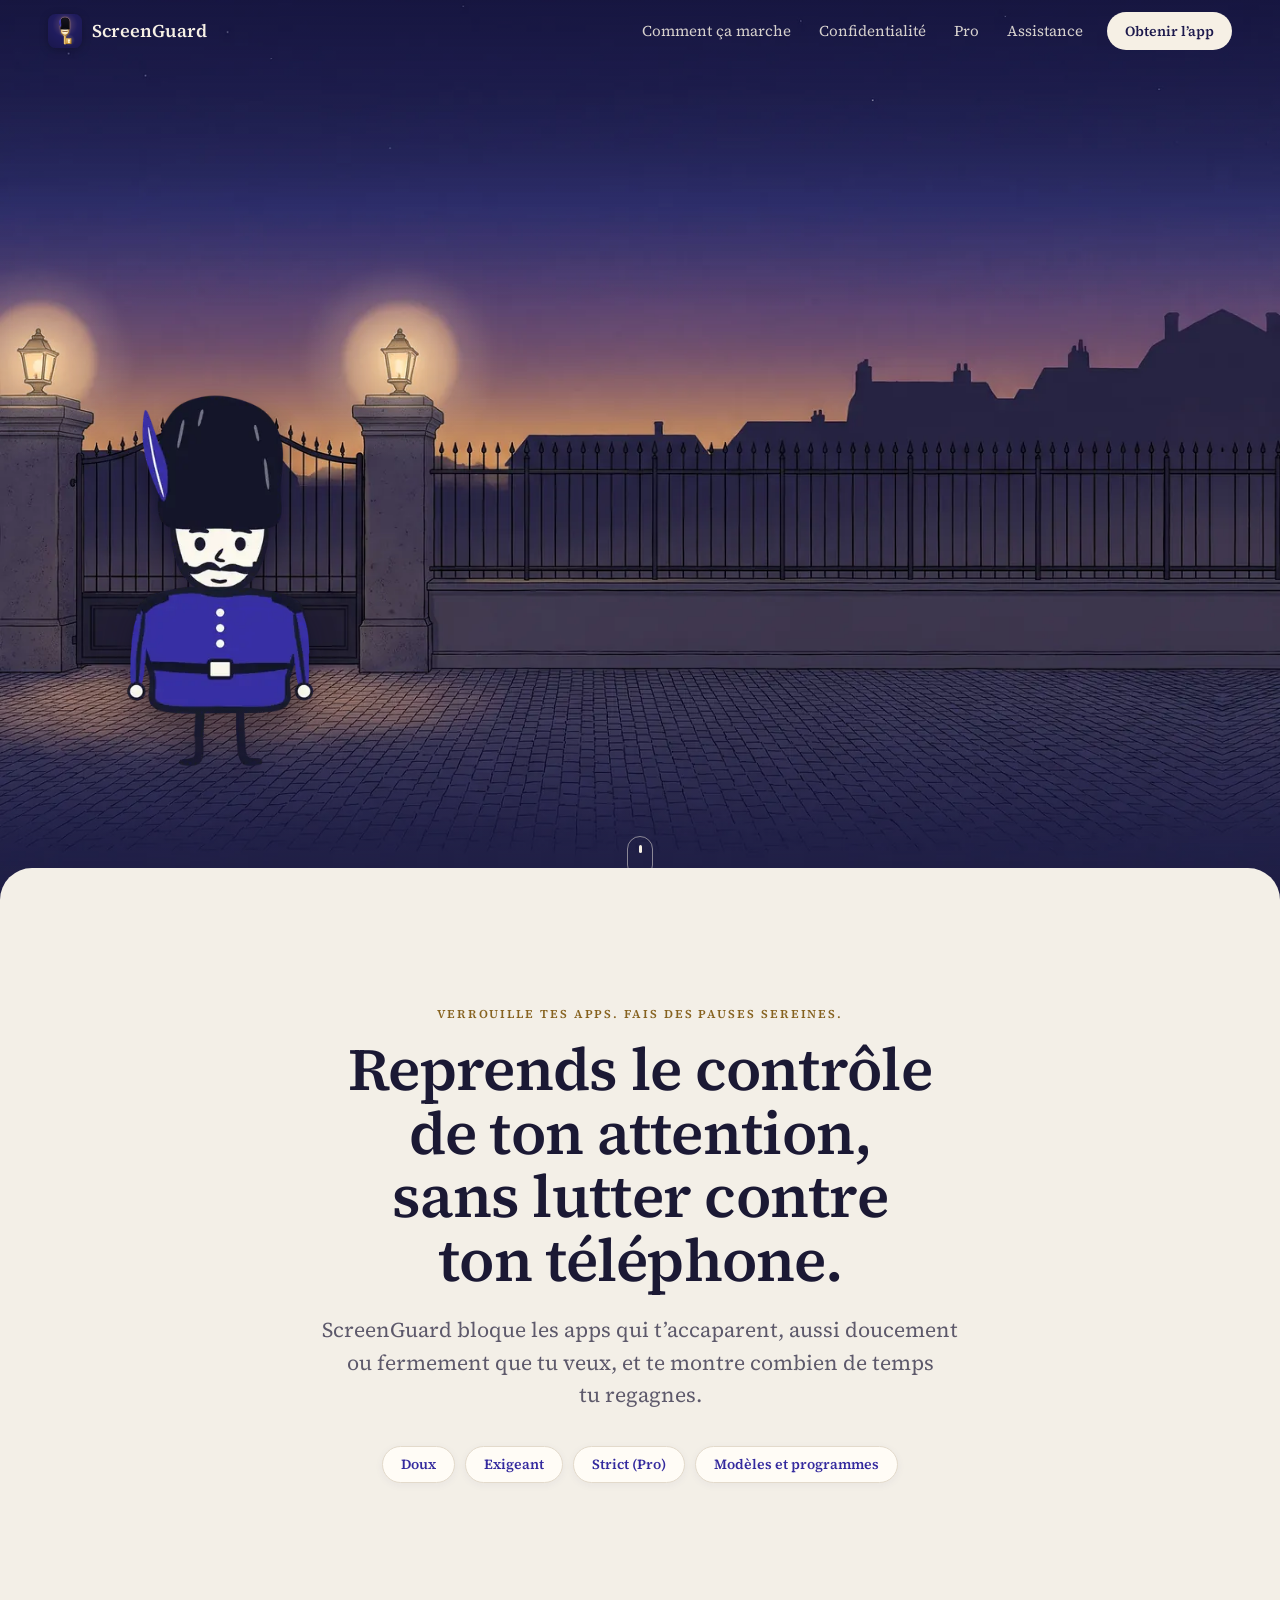
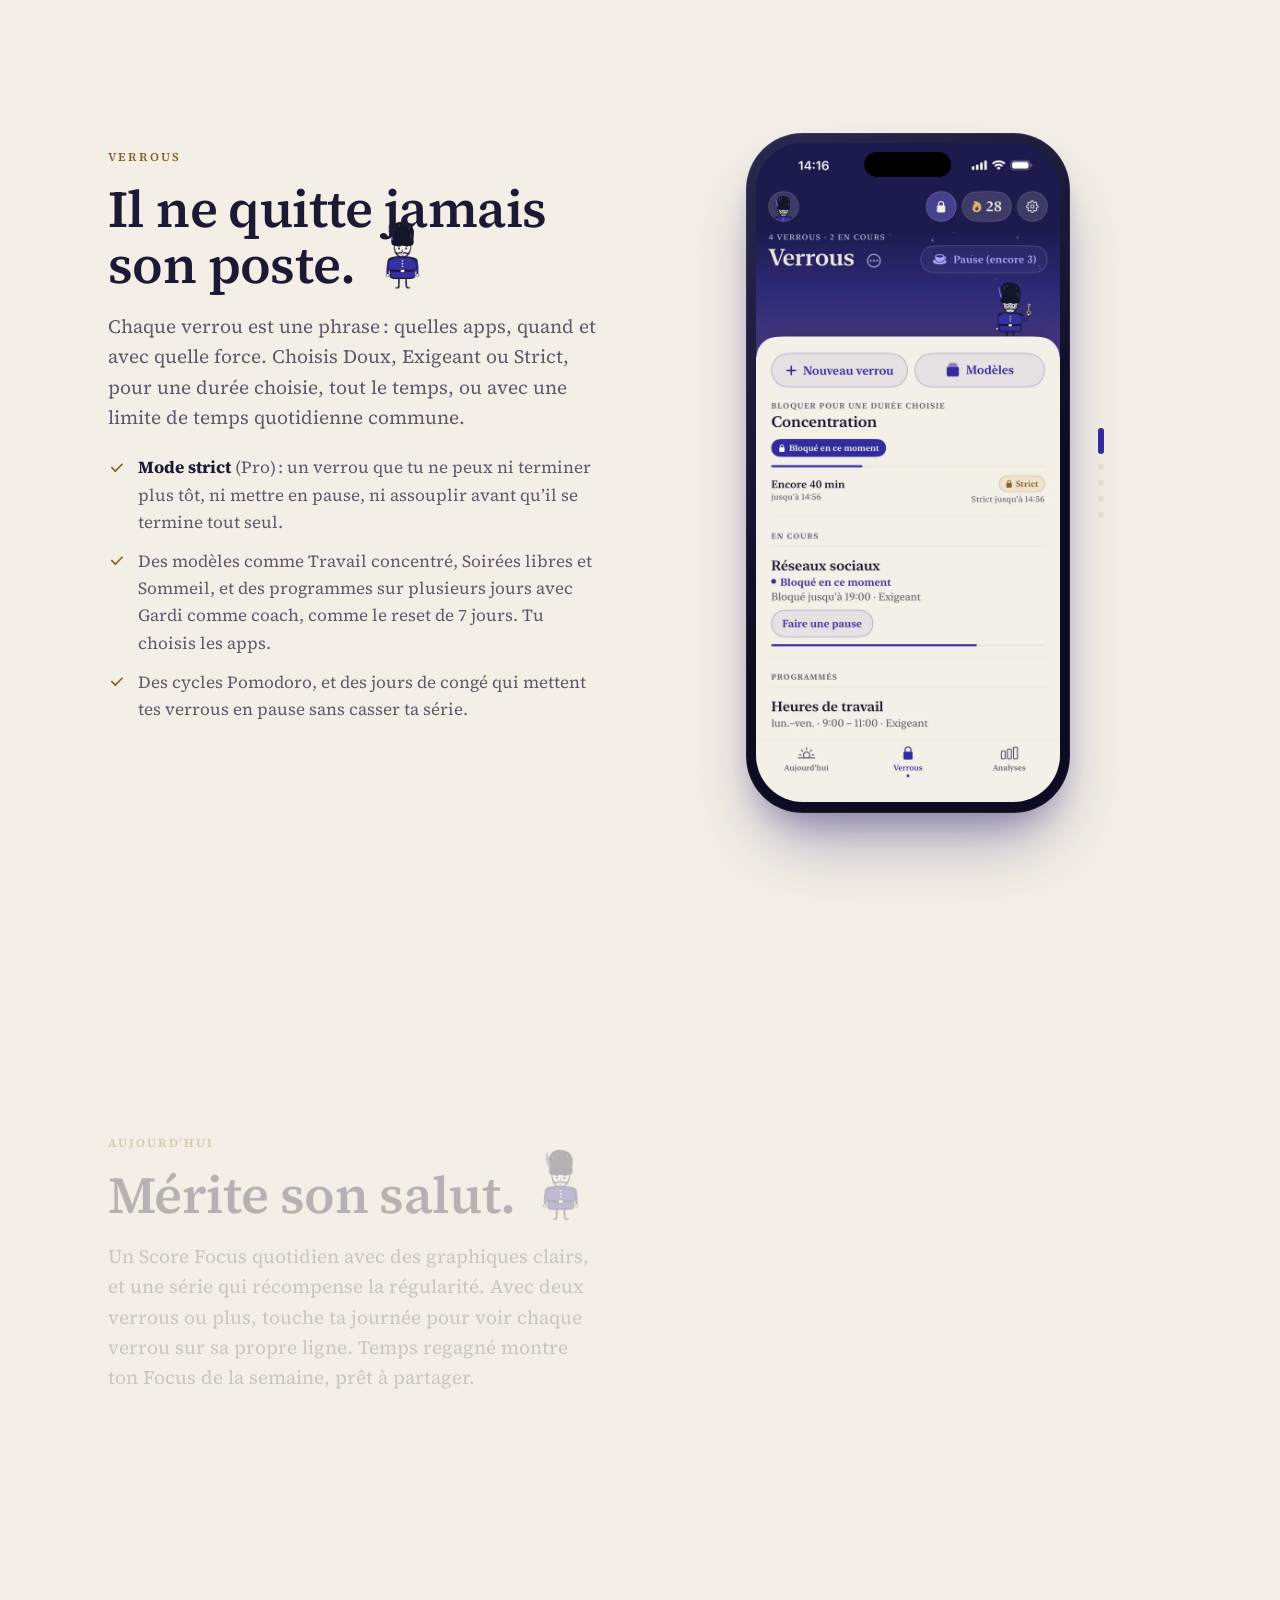
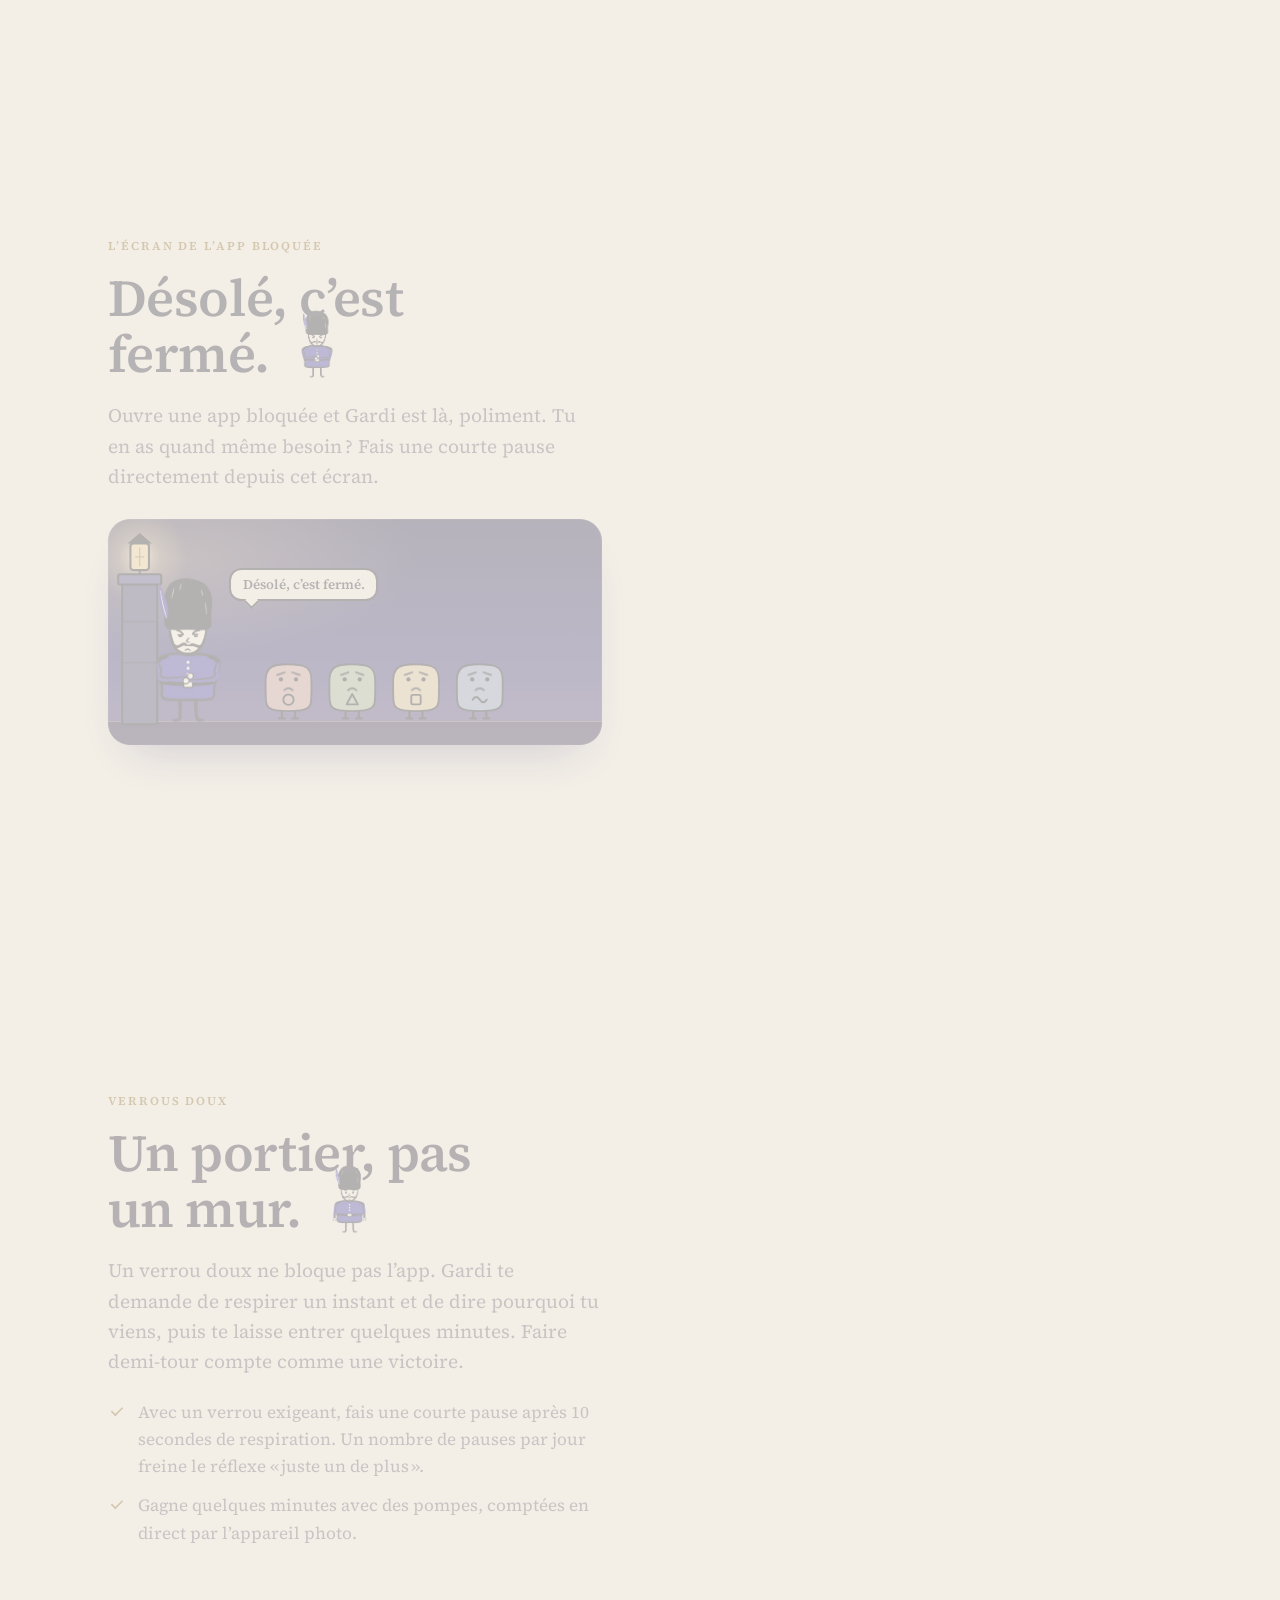
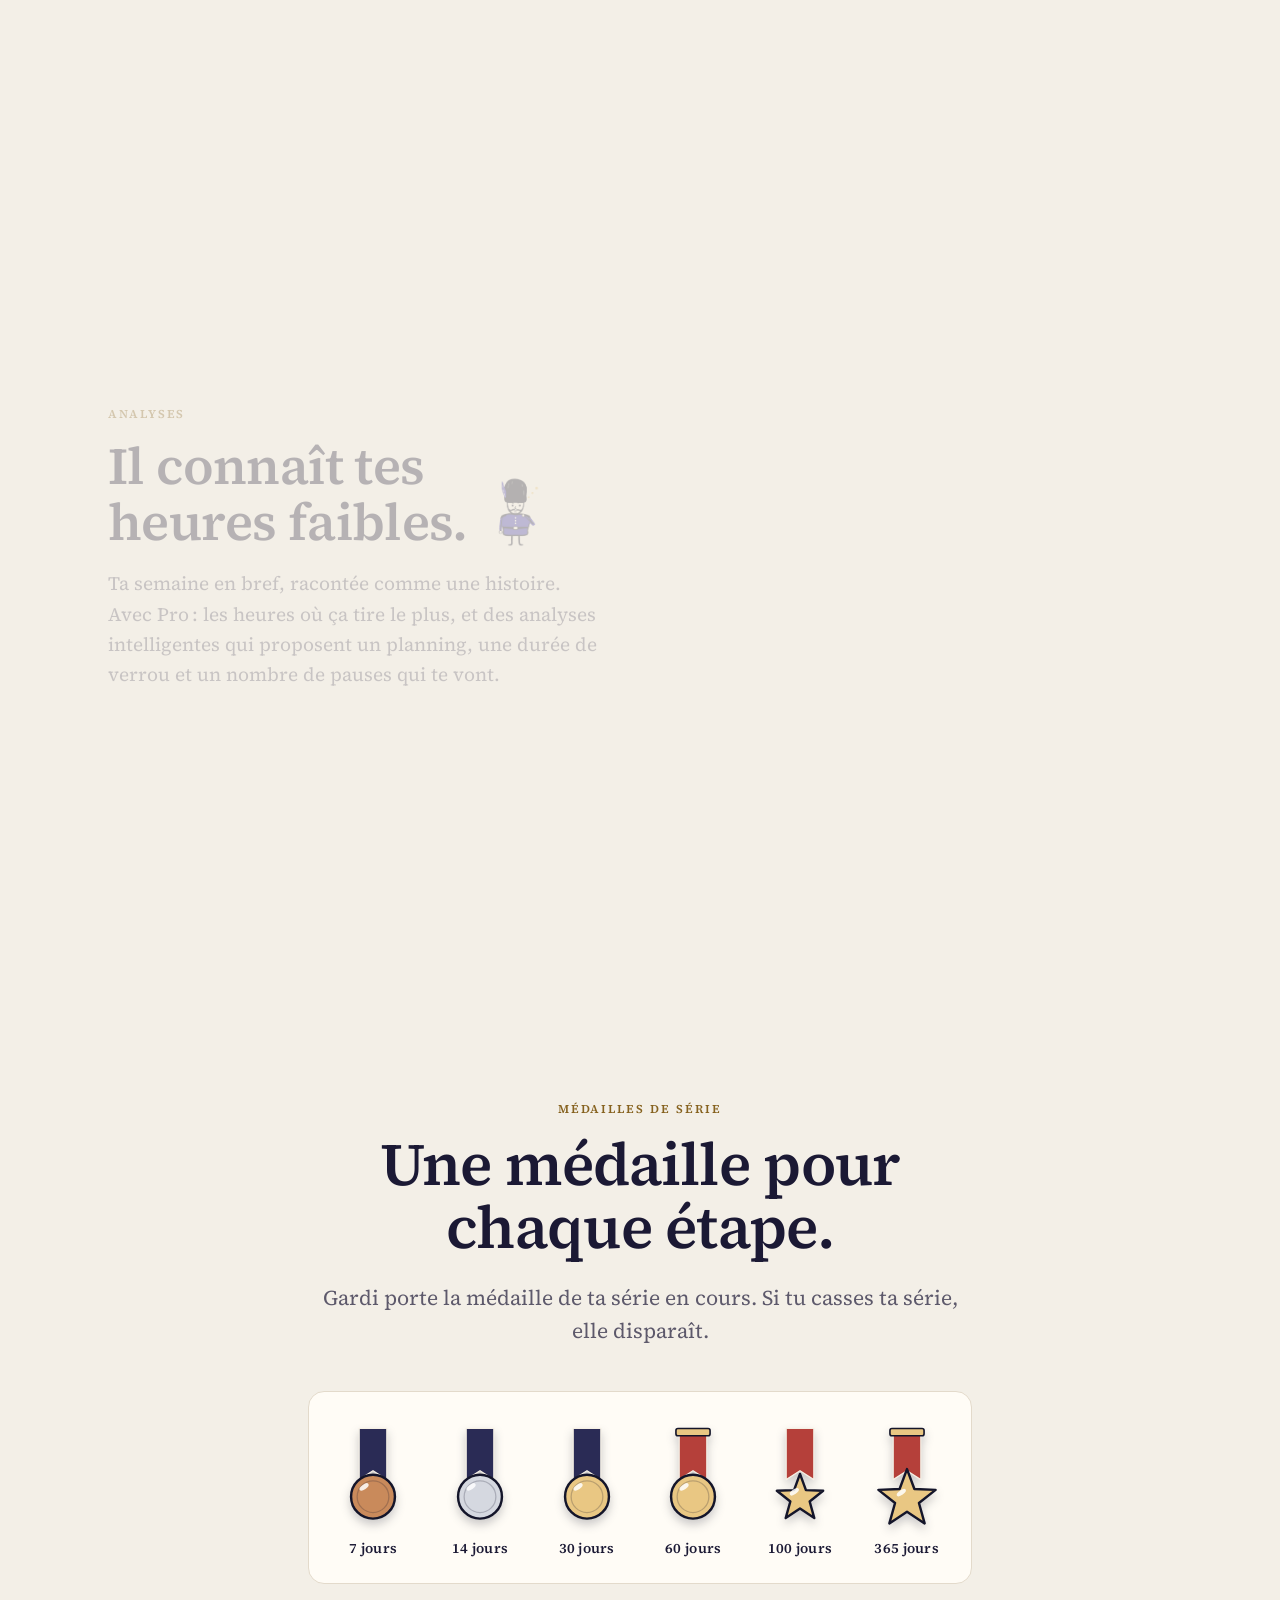
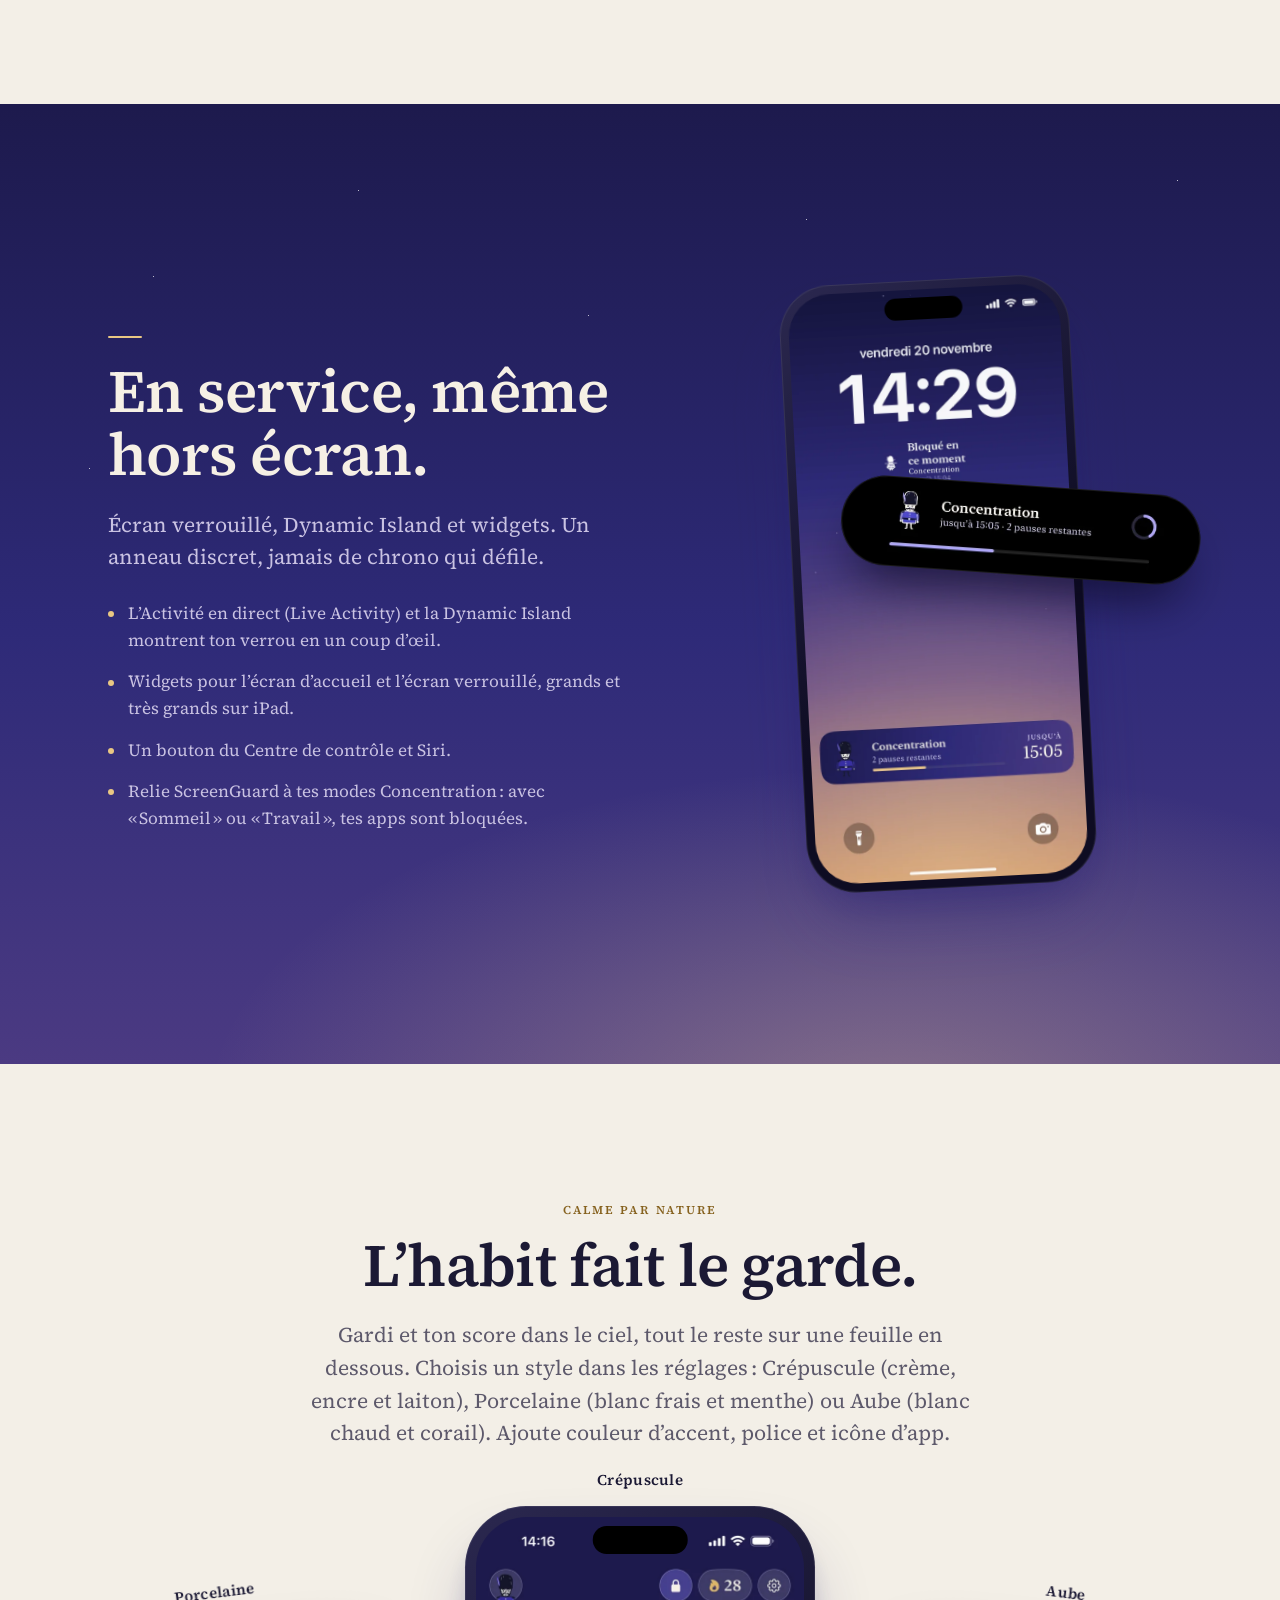
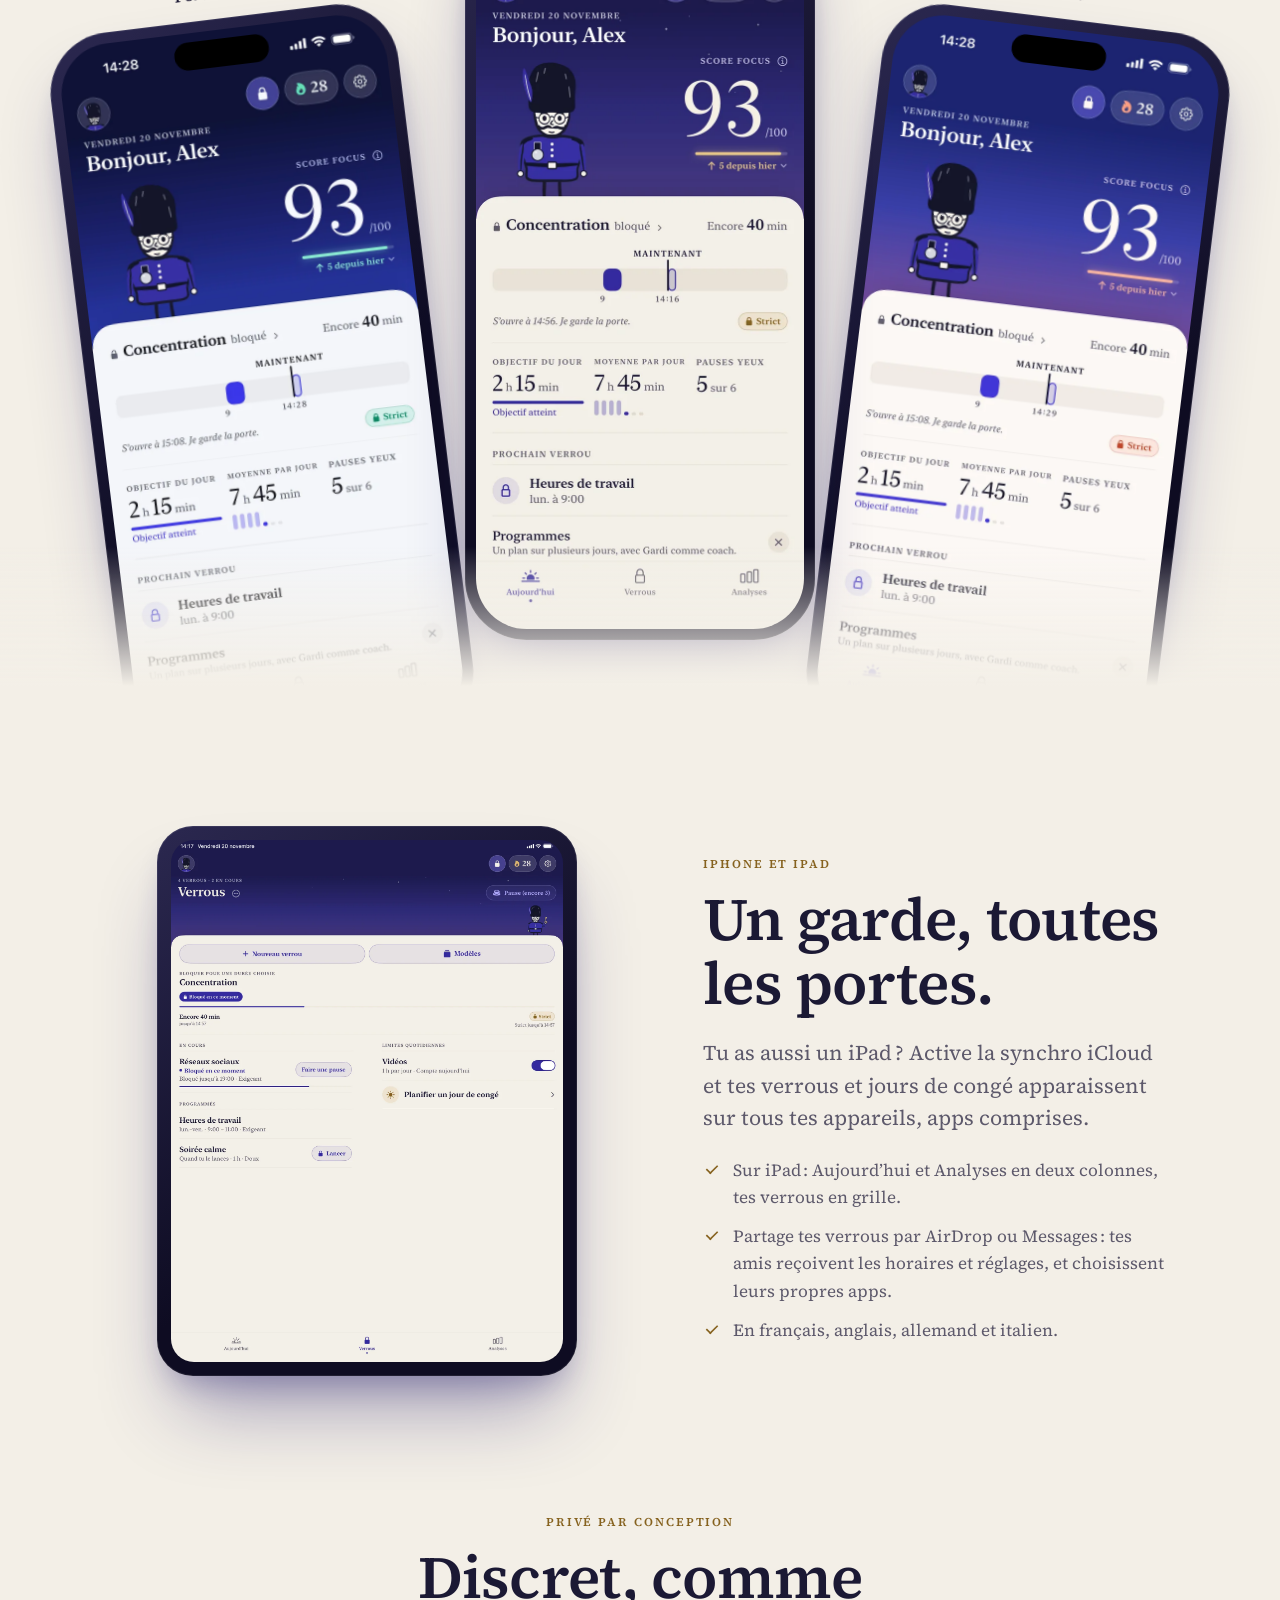
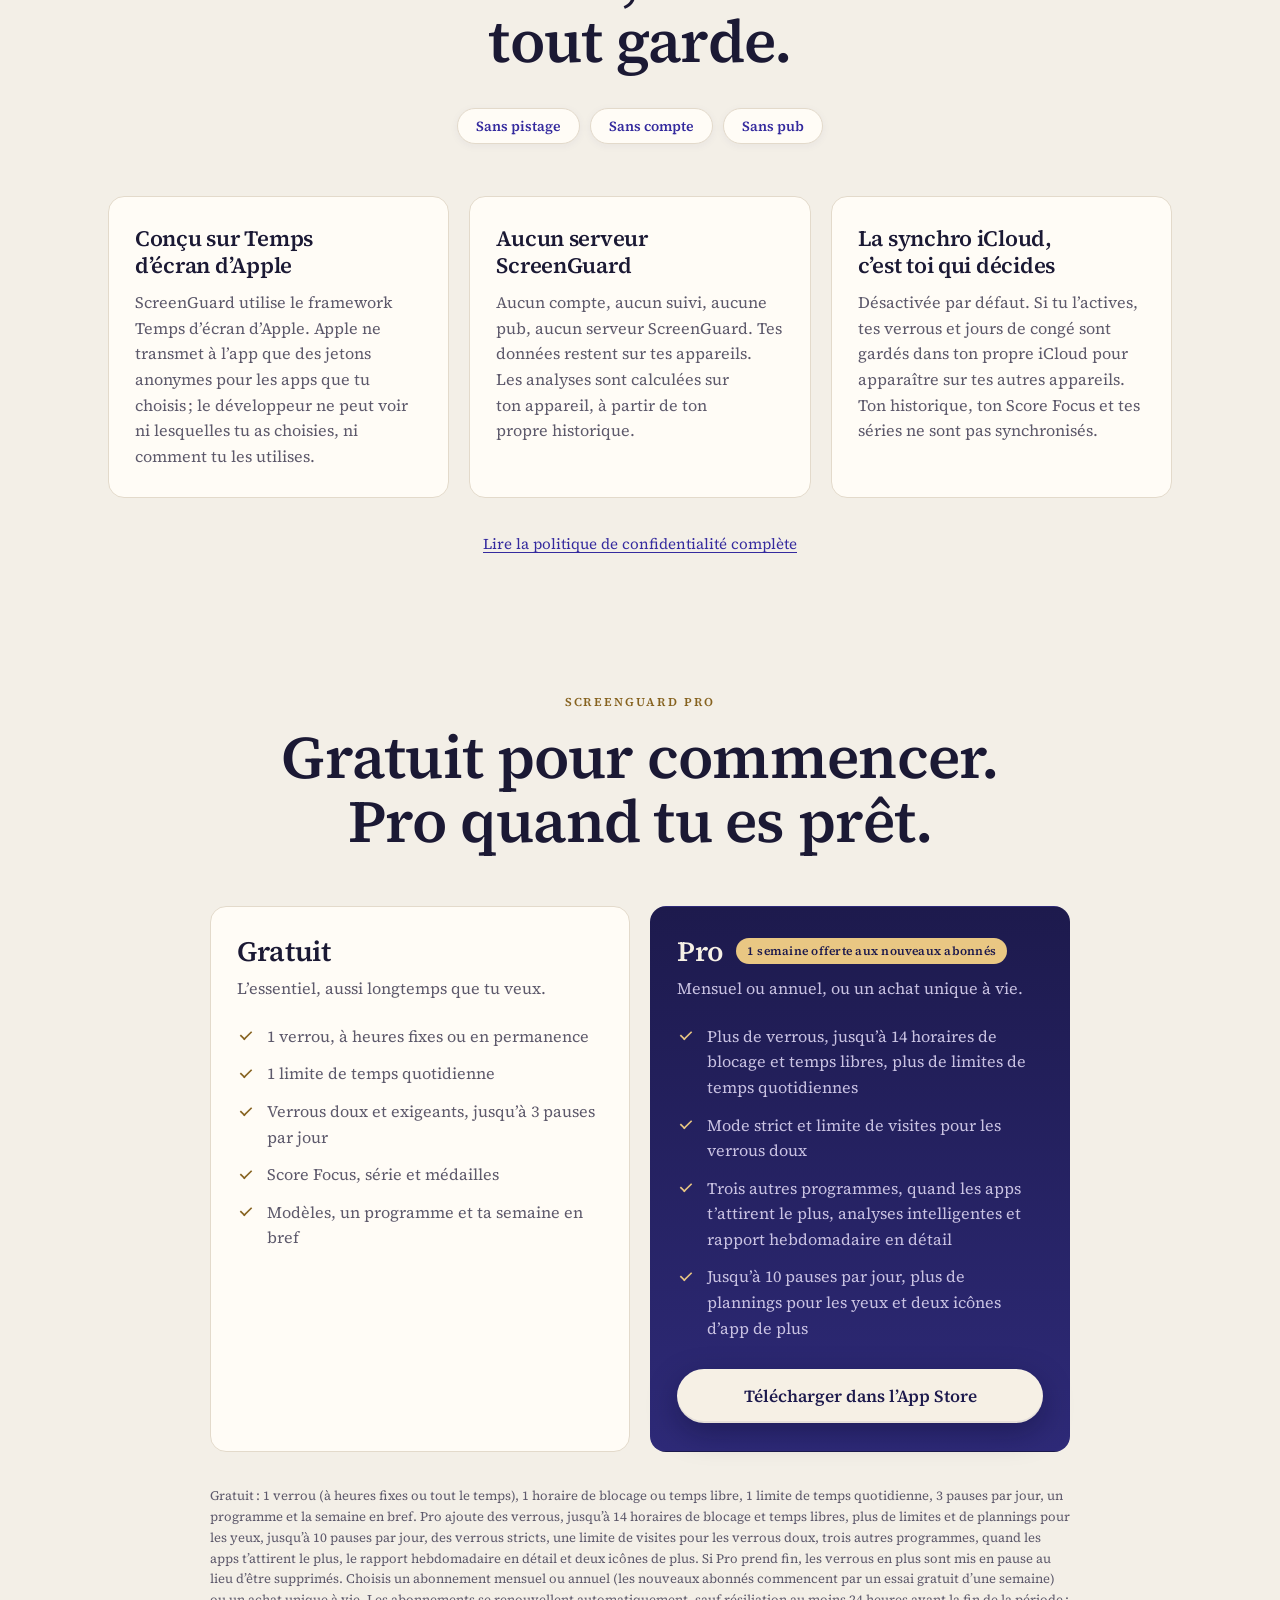
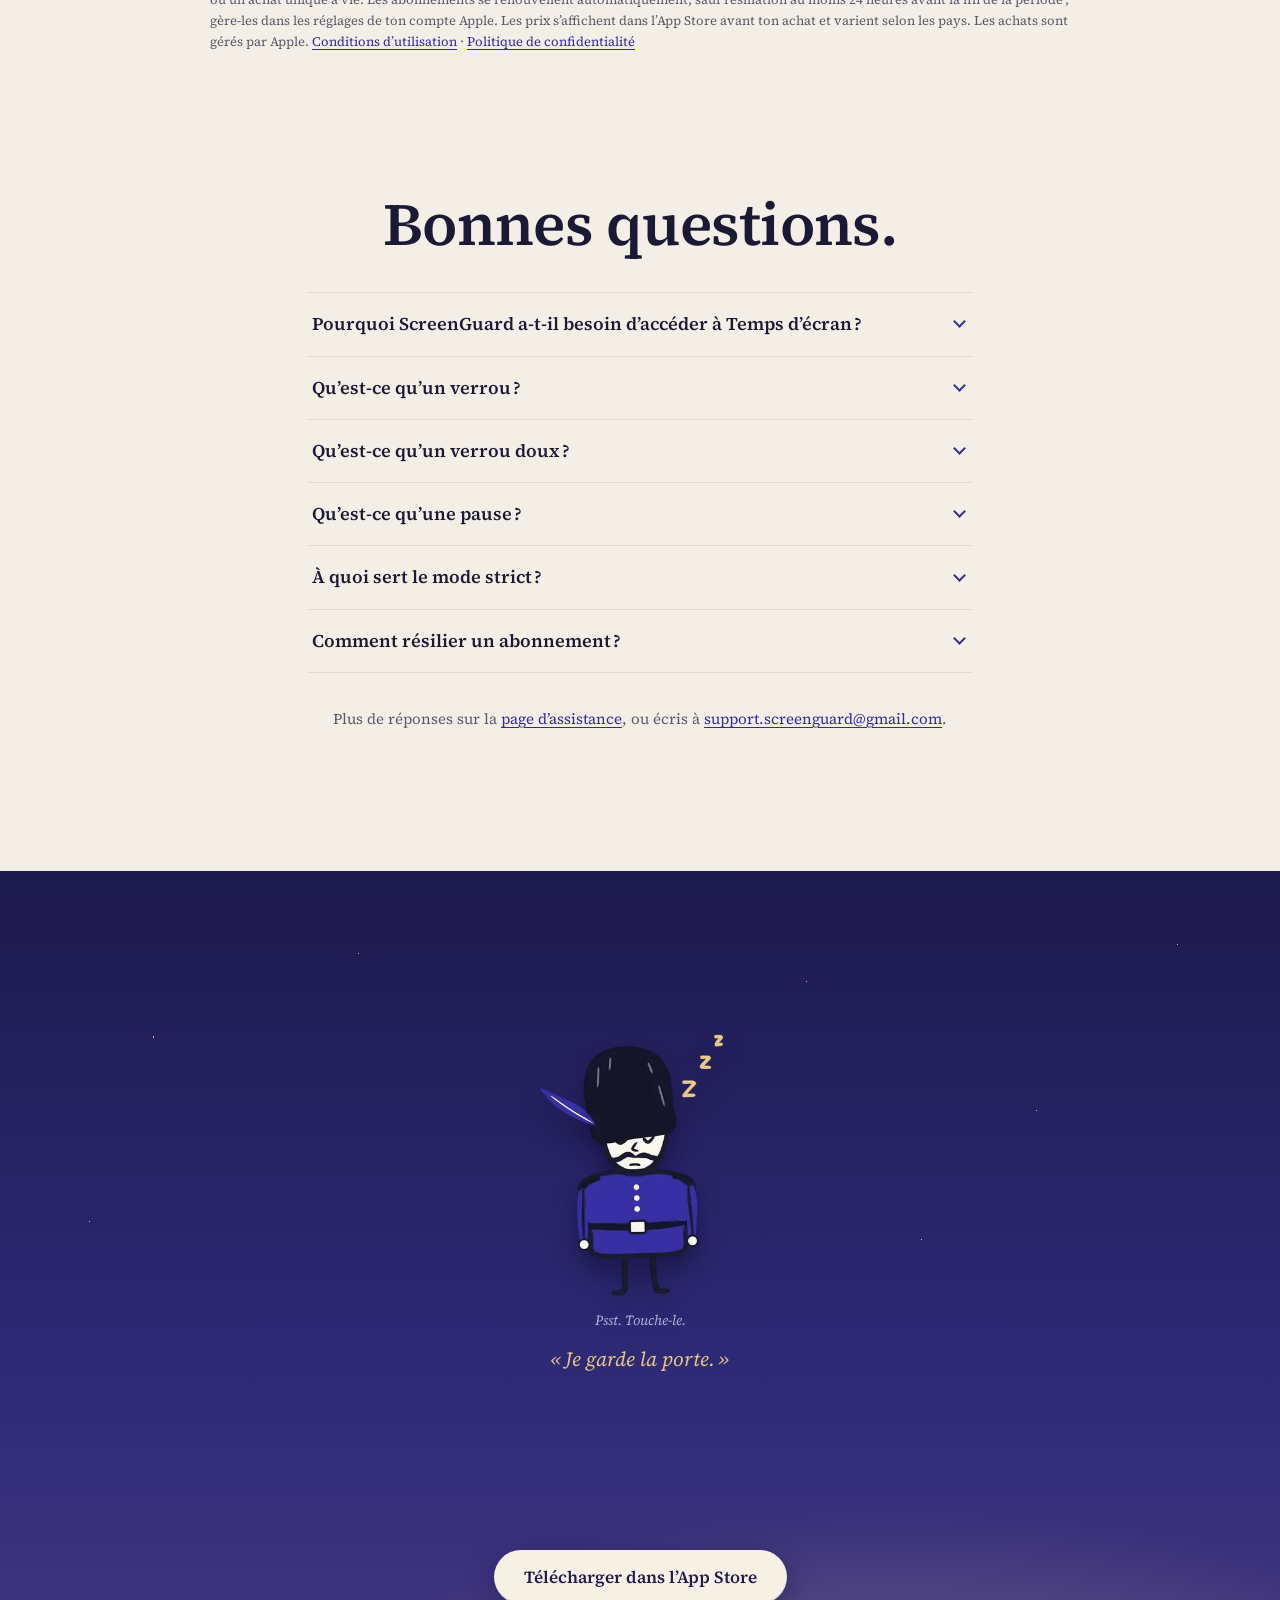
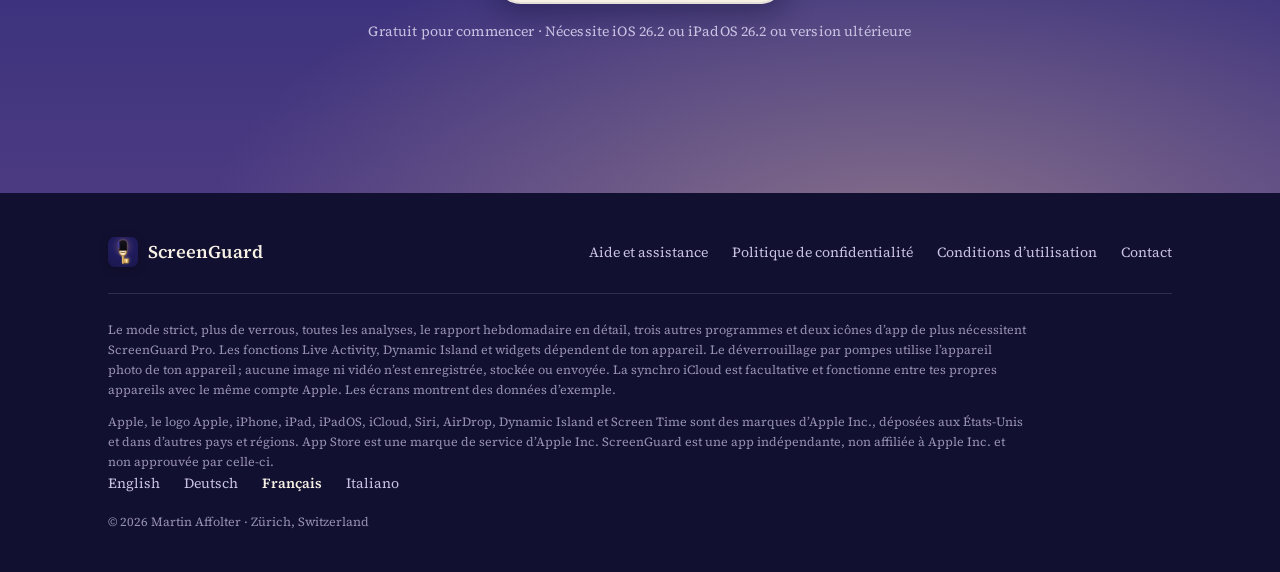
<file: fr/index.html>
<!doctype html>
<html lang="fr">
<head>
<meta charset="utf-8">
<meta name="viewport" content="width=device-width, initial-scale=1, viewport-fit=cover">
<title>ScreenGuard : tes apps ont enfin un garde</title>
<meta name="description" content="ScreenGuard bloque les apps qui t’accaparent, aussi doucement ou fermement que tu veux, t’offre de courtes pauses conscientes quand tu en as besoin et te montre combien de temps tu regagnes. Sans compte, sans pub, sans pistage. Pour iPhone et iPad.">
<meta name="apple-itunes-app" content="app-id=6760020453">
<meta name="theme-color" content="#1D1A4D">
<link rel="canonical" href="https://screenguardhq.com/fr/">
<link rel="alternate" hreflang="en" href="https://screenguardhq.com/">
<link rel="alternate" hreflang="de" href="https://screenguardhq.com/de/">
<link rel="alternate" hreflang="fr" href="https://screenguardhq.com/fr/">
<link rel="alternate" hreflang="it" href="https://screenguardhq.com/it/">
<link rel="alternate" hreflang="x-default" href="https://screenguardhq.com/">
<meta property="og:type" content="website">
<meta property="og:title" content="ScreenGuard : tes apps ont enfin un garde">
<meta property="og:description" content="Verrouille tes apps, en douceur ou fermement. Voici Gardi, ton portier.">
<meta property="og:image" content="https://screenguardhq.com/assets/og.jpg?v=58442f9f">
<meta property="og:url" content="https://screenguardhq.com/fr/">
<meta property="og:locale" content="fr_CH">
<meta name="twitter:card" content="summary_large_image">
<link rel="icon" href="../assets/icon-64.png">
<link rel="apple-touch-icon" href="../assets/icon-180.png">
<link rel="preload" as="image" href="../assets/hero-gate.webp" imagesrcset="../assets/hero-gate-1400.webp 1400w, ../assets/hero-gate.webp 2400w" imagesizes="max(100vw, 138vh)">
<link rel="stylesheet" href="../landing.css?v=345cbb15">
<script>/* Motion classes, set before first paint: p1 hero arrival, p2 headlines write themselves, p5 dusk follows the scroll, p6 startle on tap.
   Reduced motion gets none of them (stills and final states only). The timeout undoes p1 if motion.js never starts. */
(function(){var d=document.documentElement;d.classList.add('js');
if(matchMedia('(prefers-reduced-motion: reduce)').matches)return;
d.classList.add('p1','p2','p5','p6','p1-pre','p1-hide');
setTimeout(function(){if(!window.__sgMotion)d.classList.remove('p1','p1-pre','p1-hide')},6000)})()</script>
<script type="application/ld+json">{"@context": "https://schema.org", "@type": "SoftwareApplication", "name": "ScreenGuard", "operatingSystem": "iOS 26.2, iPadOS 26.2", "applicationCategory": "UtilitiesApplication", "softwareVersion": "1.6", "inLanguage": "fr", "description": "ScreenGuard bloque les apps qui t’accaparent, aussi doucement ou fermement que tu veux, t’offre de courtes pauses conscientes quand tu en as besoin et te montre combien de temps tu regagnes. Sans compte, sans pub, sans pistage. Pour iPhone et iPad.", "url": "https://screenguardhq.com/fr/", "image": "https://screenguardhq.com/assets/og.jpg?v=58442f9f", "installUrl": "https://apps.apple.com/app/id6760020453", "offers": {"@type": "Offer", "price": "0", "priceCurrency": "CHF"}, "author": {"@type": "Person", "name": "Martin Affolter"}}</script>
</head>
<body>

<header class="nav" id="nav">
  <a class="brand" href="#top" aria-label="ScreenGuard, retour en haut">
    <img src="../assets/icon-64.png" width="34" height="34" alt="">
    <span>ScreenGuard</span>
  </a>
  <nav aria-label="Sections">
    <a href="#tour">Comment ça marche</a>
    <a href="#privacy">Confidentialité</a>
    <a href="#pro">Pro</a>
    <a href="../support.html">Assistance</a>
  </nav>
  <a class="btn btn-small" href="https://apps.apple.com/app/id6760020453">Obtenir l’app</a>
</header>

<main id="top">

<!-- ───────── Hero ───────── -->
<section class="hero" id="hero">
  <div class="scene" aria-hidden="true">
    <img class="scene-art" src="../assets/hero-gate.webp"
         srcset="../assets/hero-gate-1400.webp 1400w, ../assets/hero-gate.webp 2400w"
         sizes="max(100vw, 138vh)" alt="" fetchpriority="high">
    <span class="dim dim-pre"></span><span class="dim dim-dusk"></span>
    <span class="lamp lamp-a"></span><span class="lamp lamp-b"></span>
  </div>
  <div class="scene scene-front">
    <button class="gardi" id="gardi" type="button" aria-label="Gardi, le garde. Touche pour un salut.">
      <picture>
        <source media="(prefers-reduced-motion: reduce)" srcset="../assets/gardi-still.webp">
        <img src="../assets/gardi-hero.webp" width="364" height="640" alt="">
      </picture>
    </button>
  </div>
  <div class="hero-inner">
    <div class="hero-copy">
      <p class="rule" aria-hidden="true"></p>
      <h1>Tes apps ont enfin un&nbsp;garde.</h1>
      <p class="lede">Voici Gardi, ton portier. Le doomscrolling, il le prend personnellement.</p>
    </div>
    <div class="hero-cta">
      <a class="btn btn-cream" href="https://apps.apple.com/app/id6760020453">Télécharger dans l’App Store</a>
      <p class="hero-note">Gratuit pour commencer · iPhone et iPad · Sans compte</p>
    </div>
  </div>
  <a class="scroll-cue" href="#promise" aria-label="Fais défiler pour en savoir plus"><span></span></a>
</section>

<!-- ───────── Promise ───────── -->
<section class="paper promise" id="promise">
  <div class="wrap narrow center">
    <p class="kicker reveal">Verrouille tes apps. Fais des pauses sereines.</p>
    <h2 class="display reveal">Reprends le contrôle de ton attention, sans lutter contre ton&nbsp;téléphone.</h2>
    <p class="body-l reveal">ScreenGuard bloque les apps qui t’accaparent, aussi doucement ou fermement que tu veux, et te montre combien de temps tu regagnes.</p>
    <ul class="chips reveal" aria-label="Force d’un verrou">
      <li>Doux</li><li>Exigeant</li><li>Strict (Pro)</li><li>Modèles et programmes</li>
    </ul>
  </div>
</section>

<!-- ───────── Tour (sticky phone) ───────── -->
<section class="paper tour" id="tour">
  <div class="wrap tour-grid">
    <div class="chapters">

      <article class="chapter" data-screen="0">
        <p class="kicker">Verrous</p>
        <h2>Il ne quitte jamais son poste.<img class="mini" src="../assets/g/still-calm.webp" width="54" height="72" alt="" aria-hidden="true" loading="lazy" decoding="async"></h2>
        <p>Chaque verrou est une phrase : quelles apps, quand et avec quelle force. Choisis Doux, Exigeant ou Strict, pour une durée choisie, tout le temps, ou avec une limite de temps quotidienne commune.</p>
        <ul class="ticks">
          <li><strong>Mode strict</strong> (Pro) : un verrou que tu ne peux ni terminer plus tôt, ni mettre en pause, ni assouplir avant qu’il se termine tout seul.</li>
          <li>Des modèles comme Travail concentré, Soirées libres et Sommeil, et des programmes sur plusieurs jours avec Gardi comme coach, comme le reset de 7 jours. Tu choisis les apps.</li>
          <li>Des cycles Pomodoro, et des jours de congé qui mettent tes verrous en pause sans casser ta série.</li>
        </ul>
        <figure class="phone inline"><img src="../assets/fr/screen-locks.webp?v=b4f0b06c" width="660" height="1434" loading="lazy" alt="La page Verrous : Concentration en cours avec un verrou strict, Réseaux sociaux bloqué, puis Heures de travail"></figure>
      </article>

      <article class="chapter" data-screen="1">
        <p class="kicker">Aujourd’hui</p>
        <h2>Mérite son salut.<img class="mini" src="../assets/g/still-proud.webp" width="54" height="72" alt="" aria-hidden="true" loading="lazy" decoding="async" data-kind="salute"></h2>
        <p>Un Score Focus quotidien avec des graphiques clairs, et une série qui récompense la régularité. Avec deux verrous ou plus, touche ta journée pour voir chaque verrou sur sa propre ligne. Temps regagné montre ton Focus de la semaine, prêt à partager.</p>
        <figure class="phone inline"><img src="../assets/fr/screen-today.webp?v=4d5d8bc0" width="660" height="1434" loading="lazy" alt="La page Aujourd’hui : Gardi, un Score Focus de 93, le verrou en cours, l’objectif du jour et les pauses pour les yeux"></figure>
      </article>

      <article class="chapter" data-screen="2">
        <p class="kicker">L’écran de l’app bloquée</p>
        <h2>Désolé, c’est fermé.<img class="mini" src="../assets/g/still-stern.webp" width="54" height="72" alt="" aria-hidden="true" loading="lazy" decoding="async"></h2>
        <p>Ouvre une app bloquée et Gardi est là, poliment. Tu en as quand même besoin ? Fais une courte pause directement depuis cet écran.</p>
        <div class="gate-stage" aria-hidden="true"><div class="gs-in">
        <div class="gs-ground"></div>
        <svg class="gs-post" viewBox="0 0 50 190" aria-hidden="true"><defs><radialGradient id="gsGlow"><stop offset="0" stop-color="#FFF1CF" stop-opacity=".9"/><stop offset=".45" stop-color="#F4D59A" stop-opacity=".3"/><stop offset="1" stop-color="#F4D59A" stop-opacity="0"/></radialGradient></defs><circle cx="25" cy="27" r="46" fill="url(#gsGlow)"/><rect x="8" y="52" width="34" height="138" rx="2" fill="#3B3870" stroke="#14152A" stroke-width="2"/><rect x="4" y="44" width="42" height="10" rx="2" fill="#4A4688" stroke="#14152A" stroke-width="2"/><path d="M8 90h34M8 130h34" stroke="#14152A" stroke-width="1.4" opacity=".5"/><path d="M25 44V40" stroke="#14152A" stroke-width="2"/><rect x="16" y="14" width="18" height="26" rx="3" fill="#F4D59A" stroke="#14152A" stroke-width="2"/><path d="M13 14 25 4l12 10z" fill="#14152A"/><path d="M25 18v18M20.5 27h9" stroke="#14152A" stroke-width="1.2" opacity=".45"/></svg>
        <img class="gs-gardi" src="../assets/g/still-stern.webp" width="482" height="675" alt="" loading="lazy" decoding="async">
        <p class="gs-bub">Désolé, c’est fermé.</p>
        <div class="gc front" style="--sx:148;--d:-18s"><span class="fl"><span class="hp"><svg viewBox="0 0 60 68" aria-hidden="true"><g class="ink" fill="none" stroke="#14152A" stroke-width="2.4" stroke-linecap="round"><path d="M23 50v11M20 61h6M37 50v11M34 61h6"/></g><path d="M17 4.5c8-1.5 18-1.3 26 .2 8 1.5 11 6 11.3 14.5.3 9.5.2 17-.4 24.5-.7 6-4.5 8-11 8.7-8.8 1-17.2 1-26 0-6.3-.7-10-2.8-10.6-8.7C5.5 36 5.6 28 5.8 19 6 10.5 9.5 6 17 4.5z" fill="#C99AA0" stroke="#14152A" stroke-width="2" stroke-linejoin="round"/><g fill="#14152A"><circle cx="22" cy="19.5" r="2.3"/><circle cx="38" cy="19.5" r="2.3"/></g><g fill="none" stroke="#14152A" stroke-width="1.8" stroke-linecap="round" stroke-linejoin="round"><path class="f-n" d="M26.5 28.5q3.5 2.2 7 0"/><g class="f-h"><path d="M18 13q4-2.8 8 0M34 13q4-2.8 8 0"/><ellipse cx="30" cy="29" rx="2.3" ry="3" fill="#14152A"/></g><g class="f-s"><path d="M18 14.8 26 12M42 14.8 34 12"/><path d="M25.5 31q4.5-4.5 9 0"/></g></g><g fill="none" stroke="#14152A" stroke-width="2" stroke-linecap="round"><circle cx="30" cy="41" r="5.5"/></g></svg></span></span></div>
        <div class="gc" style="--sx:210;--d:-12s"><span class="fl"><span class="hp"><svg viewBox="0 0 60 68" aria-hidden="true"><g class="ink" fill="none" stroke="#14152A" stroke-width="2.4" stroke-linecap="round"><path d="M23 50v11M20 61h6M37 50v11M34 61h6"/></g><path d="M17 4.5c8-1.5 18-1.3 26 .2 8 1.5 11 6 11.3 14.5.3 9.5.2 17-.4 24.5-.7 6-4.5 8-11 8.7-8.8 1-17.2 1-26 0-6.3-.7-10-2.8-10.6-8.7C5.5 36 5.6 28 5.8 19 6 10.5 9.5 6 17 4.5z" fill="#9DB59A" stroke="#14152A" stroke-width="2" stroke-linejoin="round"/><g fill="#14152A"><circle cx="22" cy="19.5" r="2.3"/><circle cx="38" cy="19.5" r="2.3"/></g><g fill="none" stroke="#14152A" stroke-width="1.8" stroke-linecap="round" stroke-linejoin="round"><path class="f-n" d="M26.5 28.5q3.5 2.2 7 0"/><g class="f-h"><path d="M18 13q4-2.8 8 0M34 13q4-2.8 8 0"/><ellipse cx="30" cy="29" rx="2.3" ry="3" fill="#14152A"/></g><g class="f-s"><path d="M18 14.8 26 12M42 14.8 34 12"/><path d="M25.5 31q4.5-4.5 9 0"/></g></g><g fill="none" stroke="#14152A" stroke-width="2" stroke-linecap="round"><path d="M30 35 36 46H24z" stroke-linejoin="round"/></g></svg></span></span></div>
        <div class="gc" style="--sx:272;--d:-6s"><span class="fl"><span class="hp"><svg viewBox="0 0 60 68" aria-hidden="true"><g class="ink" fill="none" stroke="#14152A" stroke-width="2.4" stroke-linecap="round"><path d="M23 50v11M20 61h6M37 50v11M34 61h6"/></g><path d="M17 4.5c8-1.5 18-1.3 26 .2 8 1.5 11 6 11.3 14.5.3 9.5.2 17-.4 24.5-.7 6-4.5 8-11 8.7-8.8 1-17.2 1-26 0-6.3-.7-10-2.8-10.6-8.7C5.5 36 5.6 28 5.8 19 6 10.5 9.5 6 17 4.5z" fill="#D8C39B" stroke="#14152A" stroke-width="2" stroke-linejoin="round"/><g fill="#14152A"><circle cx="22" cy="19.5" r="2.3"/><circle cx="38" cy="19.5" r="2.3"/></g><g fill="none" stroke="#14152A" stroke-width="1.8" stroke-linecap="round" stroke-linejoin="round"><path class="f-n" d="M26.5 28.5q3.5 2.2 7 0"/><g class="f-h"><path d="M18 13q4-2.8 8 0M34 13q4-2.8 8 0"/><ellipse cx="30" cy="29" rx="2.3" ry="3" fill="#14152A"/></g><g class="f-s"><path d="M18 14.8 26 12M42 14.8 34 12"/><path d="M25.5 31q4.5-4.5 9 0"/></g></g><g fill="none" stroke="#14152A" stroke-width="2" stroke-linecap="round"><rect x="25" y="36" width="10" height="10" rx="1.5"/></g></svg></span></span></div>
        <div class="gc" style="--sx:334;--d:-0s"><span class="fl"><span class="hp"><svg viewBox="0 0 60 68" aria-hidden="true"><g class="ink" fill="none" stroke="#14152A" stroke-width="2.4" stroke-linecap="round"><path d="M23 50v11M20 61h6M37 50v11M34 61h6"/></g><path d="M17 4.5c8-1.5 18-1.3 26 .2 8 1.5 11 6 11.3 14.5.3 9.5.2 17-.4 24.5-.7 6-4.5 8-11 8.7-8.8 1-17.2 1-26 0-6.3-.7-10-2.8-10.6-8.7C5.5 36 5.6 28 5.8 19 6 10.5 9.5 6 17 4.5z" fill="#8C9DC4" stroke="#14152A" stroke-width="2" stroke-linejoin="round"/><g fill="#14152A"><circle cx="22" cy="19.5" r="2.3"/><circle cx="38" cy="19.5" r="2.3"/></g><g fill="none" stroke="#14152A" stroke-width="1.8" stroke-linecap="round" stroke-linejoin="round"><path class="f-n" d="M26.5 28.5q3.5 2.2 7 0"/><g class="f-h"><path d="M18 13q4-2.8 8 0M34 13q4-2.8 8 0"/><ellipse cx="30" cy="29" rx="2.3" ry="3" fill="#14152A"/></g><g class="f-s"><path d="M18 14.8 26 12M42 14.8 34 12"/><path d="M25.5 31q4.5-4.5 9 0"/></g></g><g fill="none" stroke="#14152A" stroke-width="2" stroke-linecap="round"><path d="M22.5 41q3.8-5.5 7.5 0t7.5 0"/></g></svg></span></span></div>
        <div class="gc" style="--sx:540;--d:-24s"><span class="fl"><span class="hp"><svg viewBox="0 0 60 68" aria-hidden="true"><g class="ink" fill="none" stroke="#14152A" stroke-width="2.4" stroke-linecap="round"><path d="M23 50v11M20 61h6M37 50v11M34 61h6"/></g><path d="M17 4.5c8-1.5 18-1.3 26 .2 8 1.5 11 6 11.3 14.5.3 9.5.2 17-.4 24.5-.7 6-4.5 8-11 8.7-8.8 1-17.2 1-26 0-6.3-.7-10-2.8-10.6-8.7C5.5 36 5.6 28 5.8 19 6 10.5 9.5 6 17 4.5z" fill="#B3A3C9" stroke="#14152A" stroke-width="2" stroke-linejoin="round"/><g fill="#14152A"><circle cx="22" cy="19.5" r="2.3"/><circle cx="38" cy="19.5" r="2.3"/></g><g fill="none" stroke="#14152A" stroke-width="1.8" stroke-linecap="round" stroke-linejoin="round"><path class="f-n" d="M26.5 28.5q3.5 2.2 7 0"/><g class="f-h"><path d="M18 13q4-2.8 8 0M34 13q4-2.8 8 0"/><ellipse cx="30" cy="29" rx="2.3" ry="3" fill="#14152A"/></g><g class="f-s"><path d="M18 14.8 26 12M42 14.8 34 12"/><path d="M25.5 31q4.5-4.5 9 0"/></g></g><g fill="none" stroke="#14152A" stroke-width="2" stroke-linecap="round"><path d="M30 35v12M24 41h12"/></g></svg></span></span></div>
        </div></div>
        <figure class="phone inline"><img src="../assets/fr/screen-shield.webp?v=6993bfef" width="660" height="1434" loading="lazy" alt="L’écran de l’app bloquée : Cette app peut attendre, avec Fermer et Faire une pause"></figure>
      </article>

      <article class="chapter" data-screen="3">
        <p class="kicker">Verrous doux</p>
        <h2>Un portier, pas un&nbsp;mur.<img class="mini breathe" src="../assets/g/still-calm.webp" width="54" height="72" alt="" aria-hidden="true" loading="lazy" decoding="async"></h2>
        <p>Un verrou doux ne bloque pas l’app. Gardi te demande de respirer un instant et de dire pourquoi tu viens, puis te laisse entrer quelques minutes. Faire demi-tour compte comme une victoire.</p>
        <ul class="ticks">
          <li>Avec un verrou exigeant, fais une courte pause après 10 secondes de respiration. Un nombre de pauses par jour freine le réflexe « juste un de plus ».</li>
          <li>Gagne quelques minutes avec des pompes, comptées en direct par l’appareil photo.</li>
        </ul>
        <figure class="phone inline"><img src="../assets/fr/screen-gentle.webp?v=05e108f7" width="660" height="1434" loading="lazy" alt="Gardi à la porte d’un verrou doux : Pour quoi faire ? Trois réponses et Faire demi-tour"></figure>
      </article>

      <article class="chapter" data-screen="4">
        <p class="kicker">Analyses</p>
        <h2>Il connaît tes heures faibles.<img class="mini" src="../assets/g/still-thinking.webp" width="54" height="72" alt="" aria-hidden="true" loading="lazy" decoding="async"></h2>
        <p>Ta semaine en bref, racontée comme une histoire. Avec Pro : les heures où ça tire le plus, et des analyses intelligentes qui proposent un planning, une durée de verrou et un nombre de pauses qui te vont.</p>
        <figure class="phone inline"><img src="../assets/fr/screen-insights.webp?v=5185458c" width="660" height="1434" loading="lazy" alt="Analyses : ta dernière semaine, combien de fois tu as tenté d’ouvrir des apps bloquées, les heures les plus dures et ta semaine en bref"></figure>
      </article>

    </div>

    <div class="stage" aria-hidden="true">
      <div class="stage-pin">
        <div class="stage-glow"></div>
        <figure class="phone big">
          <div class="screens" id="screens">
            <img class="on" src="../assets/fr/screen-locks.webp?v=b4f0b06c" width="660" height="1434" alt="">
            <img src="../assets/fr/screen-today.webp?v=4d5d8bc0" width="660" height="1434" alt="">
            <img src="../assets/fr/screen-shield.webp?v=6993bfef" width="660" height="1434" alt="">
            <img src="../assets/fr/screen-gentle.webp?v=05e108f7" width="660" height="1434" alt="">
            <img src="../assets/fr/screen-insights.webp?v=5185458c" width="660" height="1434" alt="">
          </div>
        </figure>
        <ol class="pips" id="pips"><li class="on"></li><li></li><li></li><li></li><li></li></ol>
      </div>
    </div>
  </div>
</section>

<!-- ───────── Medals ───────── -->
<section class="paper medals" id="medals">
  <div class="wrap narrow center">
    <p class="kicker reveal">Médailles de série</p>
    <h2 class="display reveal">Une médaille pour chaque étape.</h2>
    <p class="body-l reveal">Gardi porte la médaille de ta série en cours. Si tu casses ta série, elle disparaît.</p>
    <ul class="medal-row" id="medal-row" aria-label="Médailles de série">
      <li class="medal" style="--i:0"><svg viewBox="0 0 96 128" width="96" height="128" aria-hidden="true" focusable="false"><path d="M31 3H65V66L48 55L31 66Z" fill="#2A2B55" stroke="#F6F0E5" stroke-width="1.5" stroke-linejoin="round"/><circle cx="48" cy="87" r="27" fill="#C98A5B" stroke="#14152A" stroke-width="3"/><circle cx="48" cy="87" r="19.5" fill="none" stroke="#14152A" stroke-opacity=".22" stroke-width="1.6"/><ellipse cx="37" cy="75" rx="6.5" ry="3" fill="#fff" fill-opacity=".85" transform="rotate(-35 37 75)"/></svg><span>7 jours</span></li>
      <li class="medal" style="--i:1"><svg viewBox="0 0 96 128" width="96" height="128" aria-hidden="true" focusable="false"><path d="M31 3H65V66L48 55L31 66Z" fill="#2A2B55" stroke="#F6F0E5" stroke-width="1.5" stroke-linejoin="round"/><circle cx="48" cy="87" r="27" fill="#D5D8E0" stroke="#14152A" stroke-width="3"/><circle cx="48" cy="87" r="19.5" fill="none" stroke="#14152A" stroke-opacity=".22" stroke-width="1.6"/><ellipse cx="37" cy="75" rx="6.5" ry="3" fill="#fff" fill-opacity=".85" transform="rotate(-35 37 75)"/></svg><span>14 jours</span></li>
      <li class="medal" style="--i:2"><svg viewBox="0 0 96 128" width="96" height="128" aria-hidden="true" focusable="false"><path d="M31 3H65V66L48 55L31 66Z" fill="#2A2B55" stroke="#F6F0E5" stroke-width="1.5" stroke-linejoin="round"/><circle cx="48" cy="87" r="27" fill="#E9C783" stroke="#14152A" stroke-width="3"/><circle cx="48" cy="87" r="19.5" fill="none" stroke="#14152A" stroke-opacity=".22" stroke-width="1.6"/><ellipse cx="37" cy="75" rx="6.5" ry="3" fill="#fff" fill-opacity=".85" transform="rotate(-35 37 75)"/></svg><span>30 jours</span></li>
      <li class="medal" style="--i:3"><svg viewBox="0 0 96 128" width="96" height="128" aria-hidden="true" focusable="false"><path d="M31 3H65V66L48 55L31 66Z" fill="#B5403A" stroke="#F6F0E5" stroke-width="1.5" stroke-linejoin="round"/><rect x="27" y="3" width="42" height="9" rx="2.5" fill="#E9C783" stroke="#14152A" stroke-width="2"/><circle cx="48" cy="87" r="27" fill="#E9C783" stroke="#14152A" stroke-width="3"/><circle cx="48" cy="87" r="19.5" fill="none" stroke="#14152A" stroke-opacity=".22" stroke-width="1.6"/><ellipse cx="37" cy="75" rx="6.5" ry="3" fill="#fff" fill-opacity=".85" transform="rotate(-35 37 75)"/></svg><span>60 jours</span></li>
      <li class="medal" style="--i:4"><svg viewBox="0 0 96 128" width="96" height="128" aria-hidden="true" focusable="false"><path d="M31 3H65V66L48 55L31 66Z" fill="#B5403A" stroke="#F6F0E5" stroke-width="1.5" stroke-linejoin="round"/><polygon points="48.0,59.0 55.3,78.9 76.5,79.7 59.9,92.9 65.6,113.3 48.0,101.5 30.4,113.3 36.1,92.9 19.5,79.7 40.7,78.9" fill="#E9C783" stroke="#14152A" stroke-width="3" stroke-linejoin="round"/><ellipse cx="41" cy="81" rx="6.5" ry="3" fill="#fff" fill-opacity=".85" transform="rotate(-35 41 81)"/></svg><span>100 jours</span></li>
      <li class="medal" style="--i:5"><svg viewBox="0 0 96 128" width="96" height="128" aria-hidden="true" focusable="false"><path d="M31 3H65V66L48 55L31 66Z" fill="#B5403A" stroke="#F6F0E5" stroke-width="1.5" stroke-linejoin="round"/><rect x="27" y="3" width="42" height="9" rx="2.5" fill="#E9C783" stroke="#14152A" stroke-width="2"/><polygon points="48.0,53.0 57.1,77.5 83.2,78.6 62.7,94.8 69.7,119.9 48.0,105.5 26.3,119.9 33.3,94.8 12.8,78.6 38.9,77.5" fill="#E9C783" stroke="#14152A" stroke-width="3" stroke-linejoin="round"/><ellipse cx="41" cy="82" rx="6.5" ry="3" fill="#fff" fill-opacity=".85" transform="rotate(-35 41 82)"/></svg><span>365 jours</span></li>
    </ul>
  </div>
</section>

<!-- ───────── Off screen (dusk) ───────── -->
<section class="dusk offscreen" id="offscreen" data-p>
  <div class="wrap split">
    <div class="split-copy">
      <p class="rule reveal" aria-hidden="true"></p>
      <h2 class="display reveal">En service, même hors&nbsp;écran.<img class="mini" src="../assets/g/still-sleepy.webp" width="54" height="72" alt="" aria-hidden="true" loading="lazy" decoding="async" data-kind="doze"></h2>
      <p class="body-l reveal">Écran verrouillé, Dynamic Island et widgets. Un anneau discret, jamais de chrono qui défile.</p>
      <ul class="plain reveal">
        <li>L’Activité en direct (Live Activity) et la Dynamic Island montrent ton verrou en un coup d’œil.</li>
        <li>Widgets pour l’écran d’accueil et l’écran verrouillé, grands et très grands sur iPad.</li>
        <li>Un bouton du Centre de contrôle et Siri.</li>
        <li>Relie ScreenGuard à tes modes Concentration : avec « Sommeil » ou « Travail », tes apps sont bloquées.</li>
      </ul>
    </div>
    <div class="duo" aria-hidden="true">
      <figure class="phone"><img src="../assets/fr/screen-lockscreen.webp?v=50d75450" width="660" height="1434" loading="lazy" alt=""></figure>
      <span class="island-card" style="background-image:url(../assets/fr/screen-island.webp?v=f39f37e1)"></span>
    </div>
  </div>
</section>

<!-- ───────── Themes ───────── -->
<section class="paper themes" id="themes" data-p>
  <div class="wrap narrow center">
    <p class="kicker reveal">Calme par nature</p>
    <h2 class="display reveal">L’habit fait le garde.</h2>
    <p class="body-l reveal">Gardi et ton score dans le ciel, tout le reste sur une feuille en dessous. Choisis un style dans les réglages : Crépuscule (crème, encre et laiton), Porcelaine (blanc frais et menthe) ou Aube (blanc chaud et corail). Ajoute couleur d’accent, police et icône d’app.</p>
  </div>
  <div class="fan" aria-hidden="true">
    <figure class="phone fan-l"><img src="../assets/fr/screen-look-porcelain.webp?v=3bee9747" width="660" height="1434" loading="lazy" alt=""><figcaption>Porcelaine</figcaption></figure>
    <figure class="phone fan-r"><img src="../assets/fr/screen-look-daybreak.webp?v=ee891f9b" width="660" height="1434" loading="lazy" alt=""><figcaption>Aube</figcaption></figure>
    <figure class="phone fan-c"><img src="../assets/fr/screen-look-dusk.webp?v=4d5d8bc0" width="660" height="1434" loading="lazy" alt=""><figcaption>Crépuscule</figcaption></figure>
  </div>
</section>

<!-- ───────── iPad ───────── -->
<section class="paper ipad-sec" id="ipad">
  <div class="wrap split rev">
    <div class="split-copy">
      <p class="kicker reveal">iPhone et iPad</p>
      <h2 class="display reveal">Un garde, toutes les&nbsp;portes.</h2>
      <p class="body-l reveal">Tu as aussi un iPad ? Active la synchro iCloud et tes verrous et jours de congé apparaissent sur tous tes appareils, apps comprises.</p>
      <ul class="ticks reveal">
        <li>Sur iPad : Aujourd’hui et Analyses en deux colonnes, tes verrous en grille.</li>
        <li>Partage tes verrous par AirDrop ou Messages : tes amis reçoivent les horaires et réglages, et choisissent leurs propres apps.</li>
        <li>En français, anglais, allemand et italien.</li>
      </ul>
    </div>
    <figure class="ipad reveal"><img src="../assets/fr/ipad-locks.webp?v=77c5beb6" width="1400" height="1867" loading="lazy" alt="ScreenGuard sur iPad : la page Verrous sur deux colonnes"></figure>
  </div>
</section>

<!-- ───────── Privacy ───────── -->
<section class="paper privacy" id="privacy">
  <div class="wrap">
    <div class="narrow center">
      <p class="kicker reveal">Privé par conception</p>
      <h2 class="display reveal">Discret, comme tout&nbsp;garde.</h2>
      <ul class="chips reveal"><li>Sans pistage</li><li>Sans compte</li><li>Sans pub</li></ul>
    </div>
    <div class="cards three">
      <article class="card reveal">
        <h3>Conçu sur Temps d’écran d’Apple</h3>
        <p>ScreenGuard utilise le framework Temps d’écran d’Apple. Apple ne transmet à l’app que des jetons anonymes pour les apps que tu choisis ; le développeur ne peut voir ni lesquelles tu as choisies, ni comment tu les utilises.</p>
      </article>
      <article class="card reveal">
        <h3>Aucun serveur ScreenGuard</h3>
        <p>Aucun compte, aucun suivi, aucune pub, aucun serveur ScreenGuard. Tes données restent sur tes appareils. Les analyses sont calculées sur ton appareil, à partir de ton propre historique.</p>
      </article>
      <article class="card reveal">
        <h3>La synchro iCloud, c’est toi qui décides</h3>
        <p>Désactivée par défaut. Si tu l’actives, tes verrous et jours de congé sont gardés dans ton propre iCloud pour apparaître sur tes autres appareils. Ton historique, ton Score Focus et tes séries ne sont pas synchronisés.</p>
      </article>
    </div>
    <p class="center small reveal"><a href="../privacy.html">Lire la politique de confidentialité complète</a></p>
  </div>
</section>

<!-- ───────── Pro ───────── -->
<section class="paper pro" id="pro">
  <div class="wrap">
    <div class="narrow center">
      <p class="kicker reveal">ScreenGuard Pro</p>
      <h2 class="display reveal">Gratuit pour commencer. Pro quand tu es&nbsp;prêt.</h2>
    </div>
    <div class="cards two">
      <article class="card plan reveal">
        <h3>Gratuit</h3>
        <p class="plan-sub">L’essentiel, aussi longtemps que tu veux.</p>
        <ul class="ticks">
          <li>1 verrou, à heures fixes ou en permanence</li>
          <li>1 limite de temps quotidienne</li>
          <li>Verrous doux et exigeants, jusqu’à 3 pauses par jour</li>
          <li>Score Focus, série et médailles</li>
          <li>Modèles, un programme et ta semaine en bref</li>
        </ul>
      </article>
      <article class="card plan plan-pro reveal">
        <h3>Pro <span class="badge">1 semaine offerte aux nouveaux abonnés</span></h3>
        <p class="plan-sub">Mensuel ou annuel, ou un achat unique à vie.</p>
        <ul class="ticks">
          <li>Plus de verrous, jusqu’à 14 horaires de blocage et temps libres, plus de limites de temps quotidiennes</li>
          <li>Mode strict et limite de visites pour les verrous doux</li>
          <li>Trois autres programmes, quand les apps t’attirent le plus, analyses intelligentes et rapport hebdomadaire en détail</li>
          <li>Jusqu’à 10 pauses par jour, plus de plannings pour les yeux et deux icônes d’app de plus</li>
        </ul>
        <a class="btn btn-cream" href="https://apps.apple.com/app/id6760020453">Télécharger dans l’App Store</a>
      </article>
    </div>
    <p class="fine reveal">Gratuit : 1 verrou (à heures fixes ou tout le temps), 1 horaire de blocage ou temps libre, 1 limite de temps quotidienne, 3 pauses par jour, un programme et la semaine en bref. Pro ajoute des verrous, jusqu’à 14 horaires de blocage et temps libres, plus de limites et de plannings pour les yeux, jusqu’à 10 pauses par jour, des verrous stricts, une limite de visites pour les verrous doux, trois autres programmes, quand les apps t’attirent le plus, le rapport hebdomadaire en détail et deux icônes de plus. Si Pro prend fin, les verrous en plus sont mis en pause au lieu d’être supprimés. Choisis un abonnement mensuel ou annuel (les nouveaux abonnés commencent par un essai gratuit d’une semaine) ou un achat unique à vie. Les abonnements se renouvellent automatiquement, sauf résiliation au moins 24 heures avant la fin de la période ; gère-les dans les réglages de ton compte Apple. Les prix s’affichent dans l’App Store avant ton achat et varient selon les pays. Les achats sont gérés par Apple. <a href="https://www.apple.com/legal/internet-services/itunes/dev/stdeula/">Conditions d’utilisation</a> · <a href="../privacy.html">Politique de confidentialité</a></p>
  </div>
</section>

<!-- ───────── FAQ ───────── -->
<section class="paper faq" id="faq">
  <div class="wrap narrow">
    <h2 class="display center reveal">Bonnes questions.</h2>
    <details class="reveal"><summary>Pourquoi ScreenGuard a-t-il besoin d’accéder à Temps d’écran ?</summary>
      <p>Sur iPhone, bloquer des apps n’est possible que via le framework Temps d’écran d’Apple. Quand tu autorises l’accès, ScreenGuard peut protéger les apps que tu choisis. Voir la <a href="../privacy.html">politique de confidentialité</a>.</p></details>
    <details class="reveal"><summary>Qu’est-ce qu’un verrou ?</summary>
      <p>Un <strong>verrou</strong> est un groupe d’apps et le moment où elles sont bloquées. Il existe trois types : <strong>pour une durée choisie</strong> (maintenant, ou automatiquement à heures fixes), <strong>tout le temps</strong> (avec de courtes pauses au besoin et des temps libres facultatifs, comme à midi) et une <strong>limite de temps quotidienne</strong> (un temps commun par jour pour le groupe). Chaque verrou a aussi une force : Doux, Exigeant ou Strict.</p></details>
    <details class="reveal"><summary>Qu’est-ce qu’un verrou doux ?</summary>
      <p>Un verrou doux ne bloque pas l’app. Gardi te demande de respirer un instant et de dire pourquoi tu viens, puis te laisse entrer quelques minutes. Faire demi-tour compte comme une victoire. Les verrous exigeants gardent les apps bloquées, avec des pauses au besoin ; les verrous stricts (Pro) ne peuvent pas être terminés plus tôt.</p></details>
    <details class="reveal"><summary>Qu’est-ce qu’une pause ?</summary>
      <p>Une <strong>pause</strong> ouvre pour quelques minutes les apps d’un verrou permanent, après une courte respiration, puis les verrouille à nouveau automatiquement. Tu choisis combien de pauses tu as par jour.</p></details>
    <details class="reveal"><summary>À quoi sert le mode strict ?</summary>
      <p>Le mode strict (Pro) s’applique aux verrous avec une heure de fin, 24 heures maximum. Un verrou strict ne peut être ni terminé plus tôt, ni mis en pause, ni assoupli, ni interrompu par une pause dans l’app avant qu’il se termine tout seul.</p></details>
    <details class="reveal"><summary>Comment résilier un abonnement ?</summary>
      <p>Réglages › ton nom › Abonnements › ScreenGuard Pro › Annuler l’abonnement. Tu gardes Pro jusqu’à la fin de la période payée.</p></details>
    <p class="center small reveal">Plus de réponses sur la <a href="../support.html">page d’assistance</a>, ou écris à <a href="mailto:support.screenguard@gmail.com">support.screenguard@gmail.com</a>.</p>
  </div>
</section>

<!-- ───────── Final call ───────── -->
<section class="dusk final" id="get">
  <div class="wrap narrow center">
    <picture>
      <source media="(prefers-reduced-motion: reduce)" srcset="../assets/gardi-still.webp">
      <img class="final-gardi" src="../assets/gardi-idle.webp" width="273" height="480" loading="lazy" alt="Gardi, le garde royal" data-wake="Gardi somnole. Touche pour le réveiller.">
    </picture>
    <p class="psst" aria-hidden="true">Psst. Touche-le.</p>
    <p class="quote reveal">« Je garde la porte. »</p>
    <h2 class="display reveal">Donne un garde à tes&nbsp;apps.</h2>
    <a class="btn btn-cream reveal" href="https://apps.apple.com/app/id6760020453">Télécharger dans l’App Store</a>
    <p class="hero-note reveal">Gratuit pour commencer · Nécessite iOS 26.2 ou iPadOS 26.2 ou version ultérieure</p>
  </div>
</section>

</main>

<footer class="foot">
  <div class="wrap">
    <div class="foot-top">
      <a class="brand" href="#top"><img src="../assets/icon-64.png" width="30" height="30" alt=""><span>ScreenGuard</span></a>
      <nav aria-label="Pied de page">
        <a href="../support.html">Aide et assistance</a>
        <a href="../privacy.html">Politique de confidentialité</a>
        <a href="https://www.apple.com/legal/internet-services/itunes/dev/stdeula/">Conditions d’utilisation</a>
        <a href="mailto:support.screenguard@gmail.com">Contact</a>
      </nav>
    </div>
    <p class="legal">Le mode strict, plus de verrous, toutes les analyses, le rapport hebdomadaire en détail, trois autres programmes et deux icônes d’app de plus nécessitent ScreenGuard Pro. Les fonctions Live Activity, Dynamic Island et widgets dépendent de ton appareil. Le déverrouillage par pompes utilise l’appareil photo de ton appareil ; aucune image ni vidéo n’est enregistrée, stockée ou envoyée. La synchro iCloud est facultative et fonctionne entre tes propres appareils avec le même compte Apple. Les écrans montrent des données d’exemple.</p>
    <p class="legal">Apple, le logo Apple, iPhone, iPad, iPadOS, iCloud, Siri, AirDrop, Dynamic Island et Screen Time sont des marques d’Apple Inc., déposées aux États-Unis et dans d’autres pays et régions. App Store est une marque de service d’Apple Inc. ScreenGuard est une app indépendante, non affiliée à Apple Inc. et non approuvée par celle-ci.</p>
    <nav class="langs" aria-label="Langue"><a href="../index.html" hreflang="en" lang="en">English</a> <a href="../de/index.html" hreflang="de" lang="de">Deutsch</a> <a href="../fr/index.html" hreflang="fr" lang="fr" aria-current="page">Français</a> <a href="../it/index.html" hreflang="it" lang="it">Italiano</a></nav>
    <p class="legal">© 2026 Martin Affolter · Zürich, Switzerland</p>
  </div>
</footer>

<script src="../landing.js?v=0d3ce5ab" defer></script>
<script src="../motion.js?v=fd3a9c2d" defer></script>
</body>
</html>
</file>
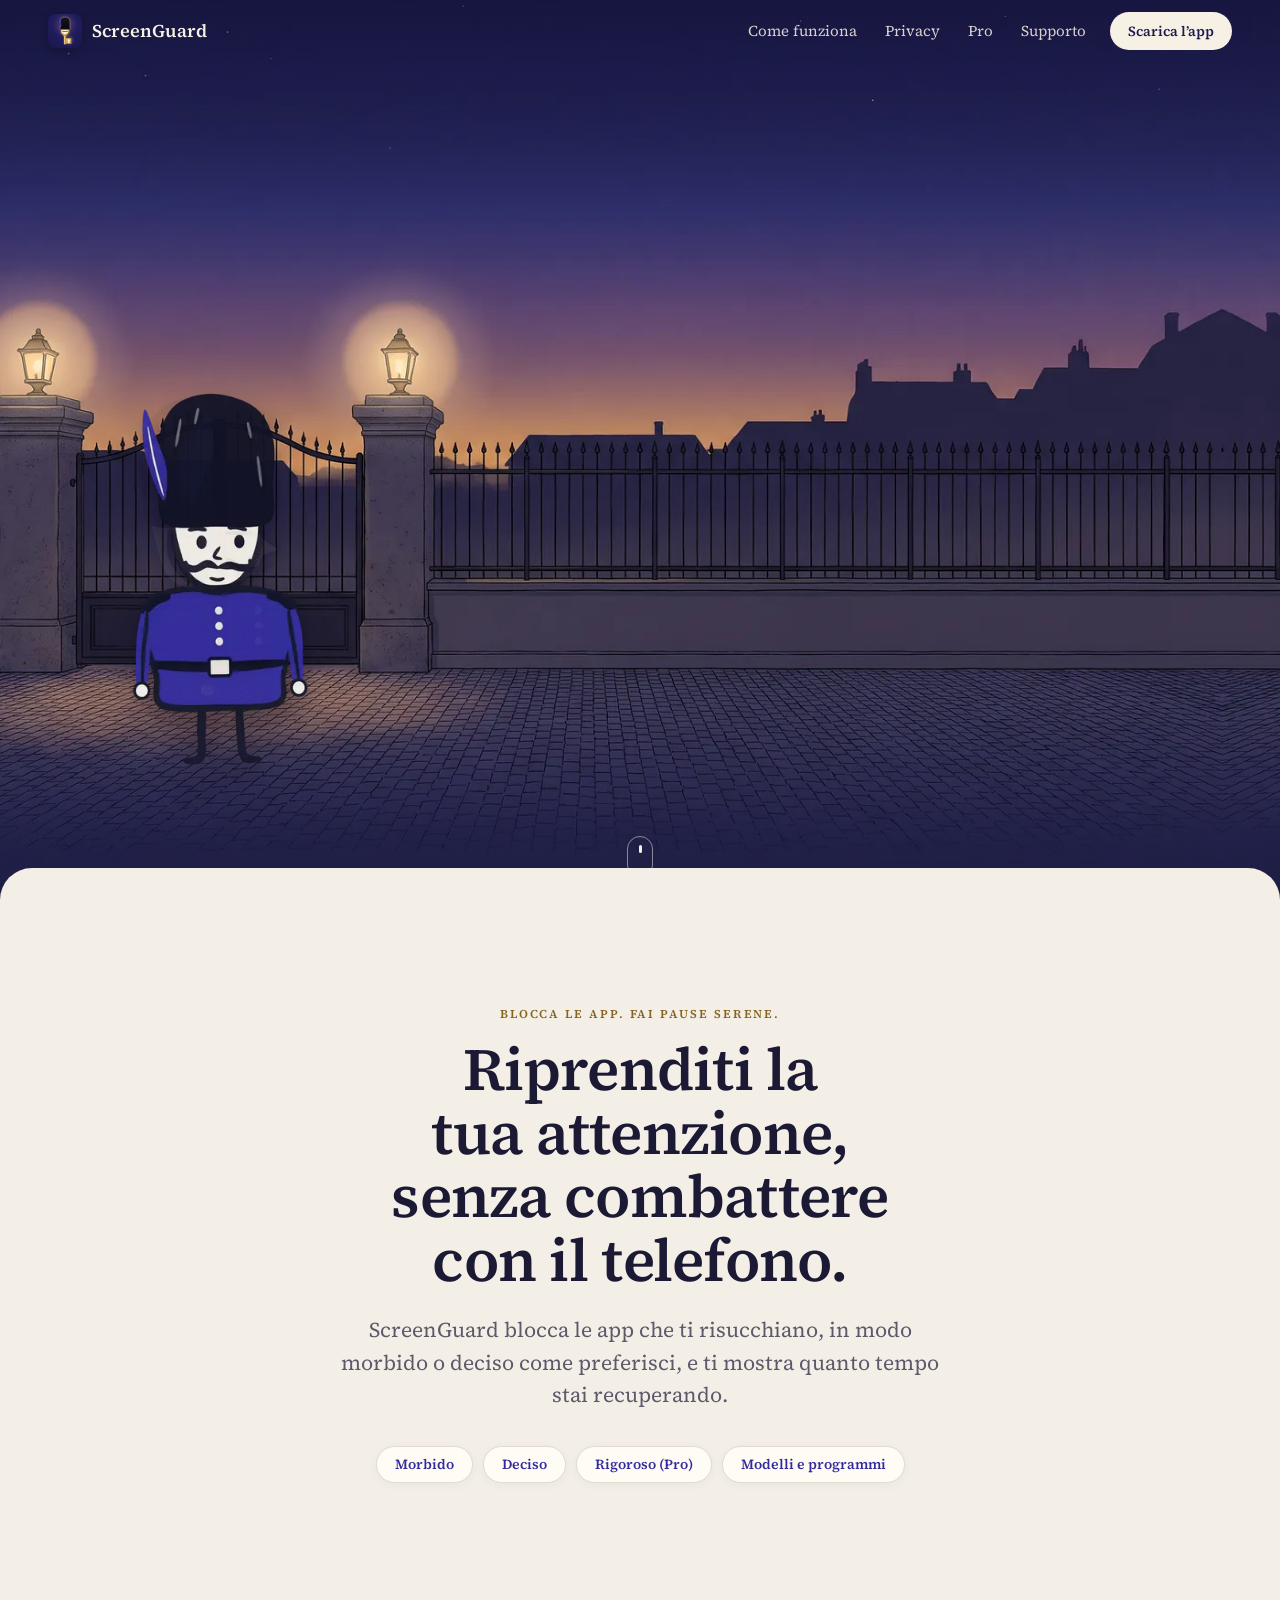
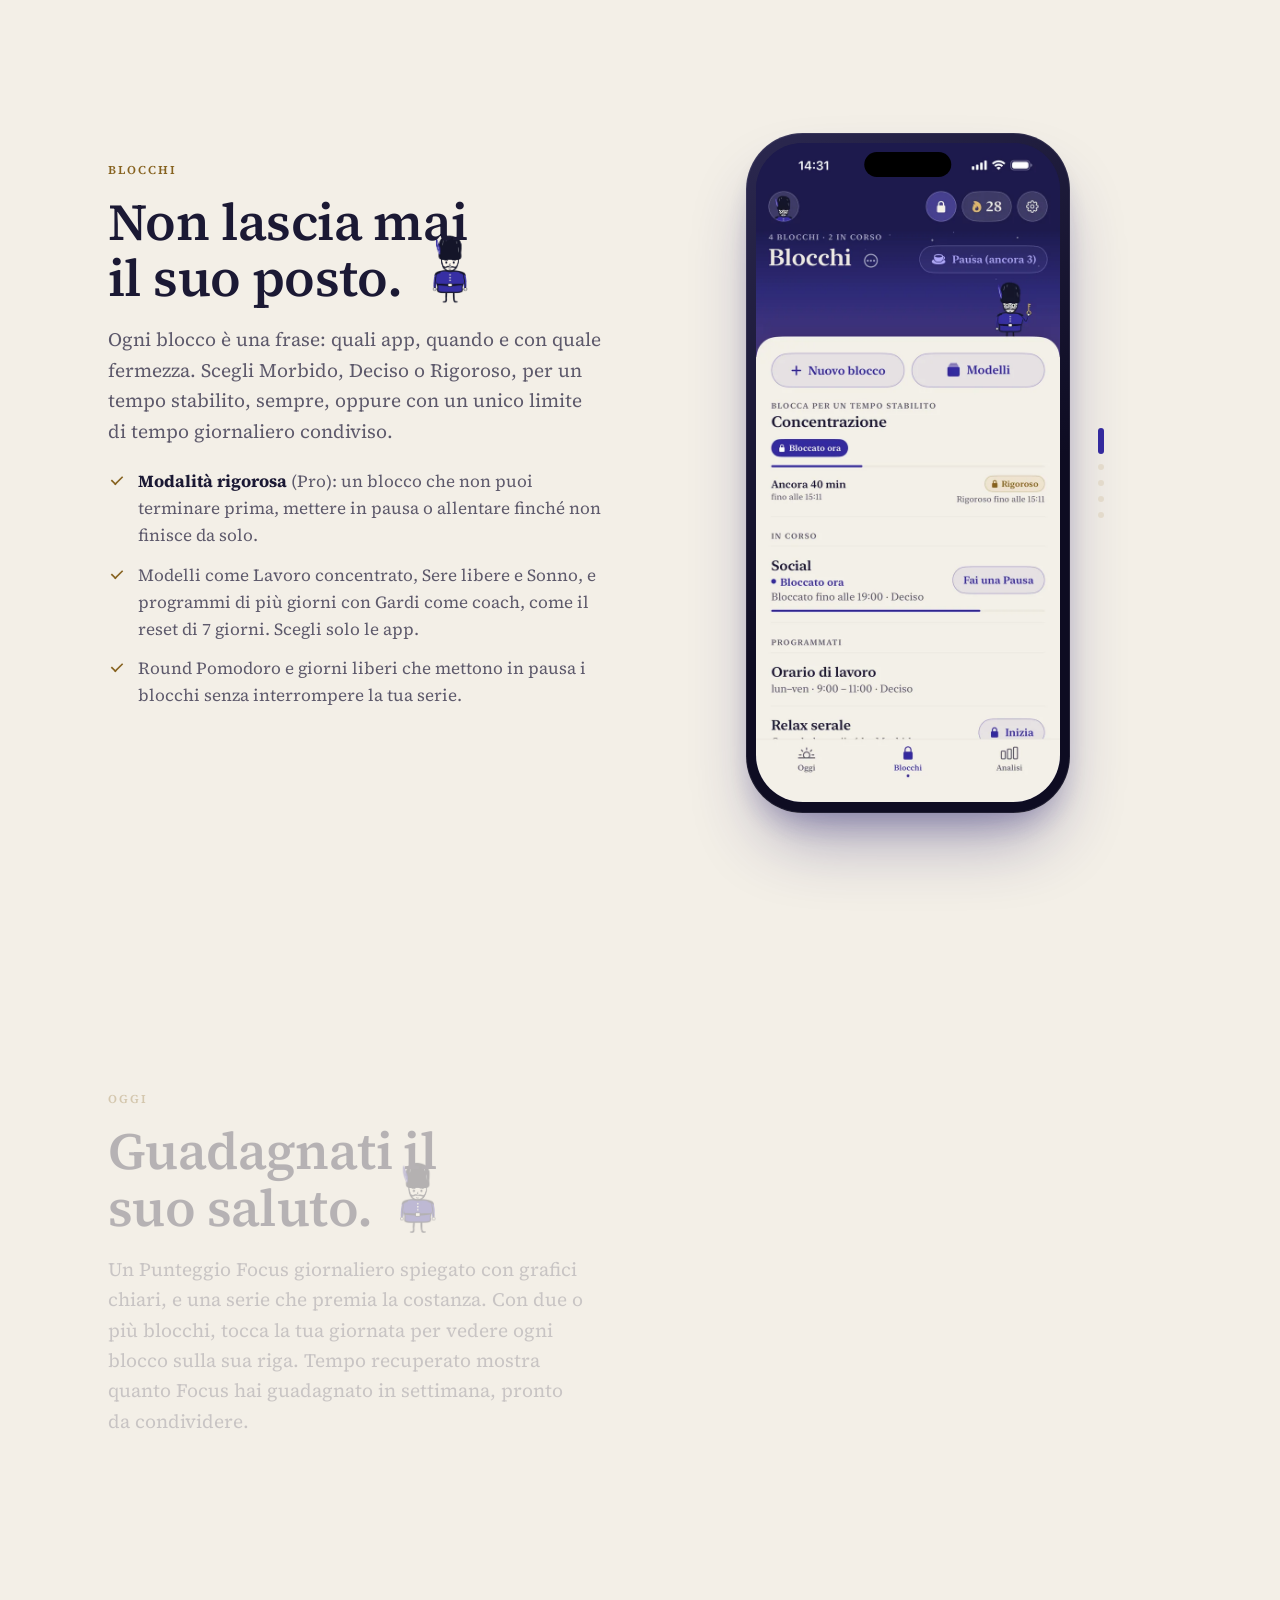
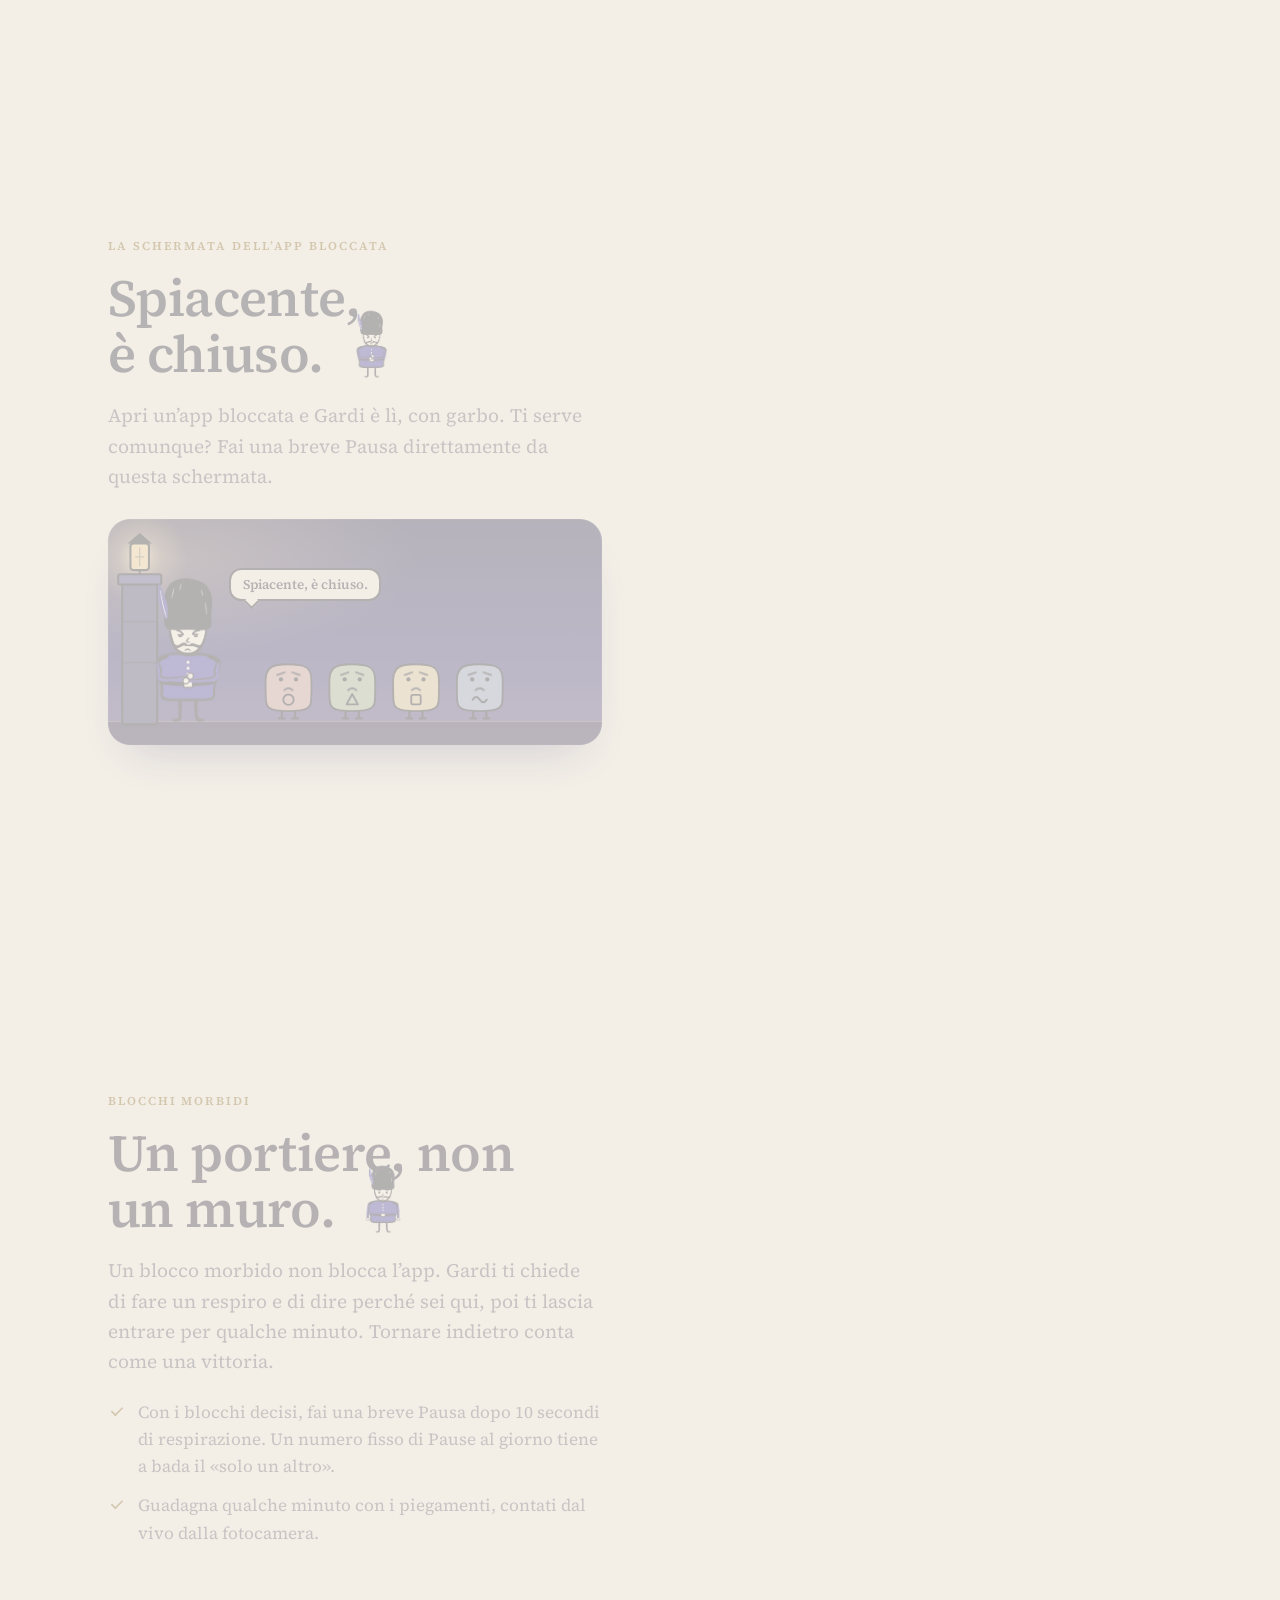
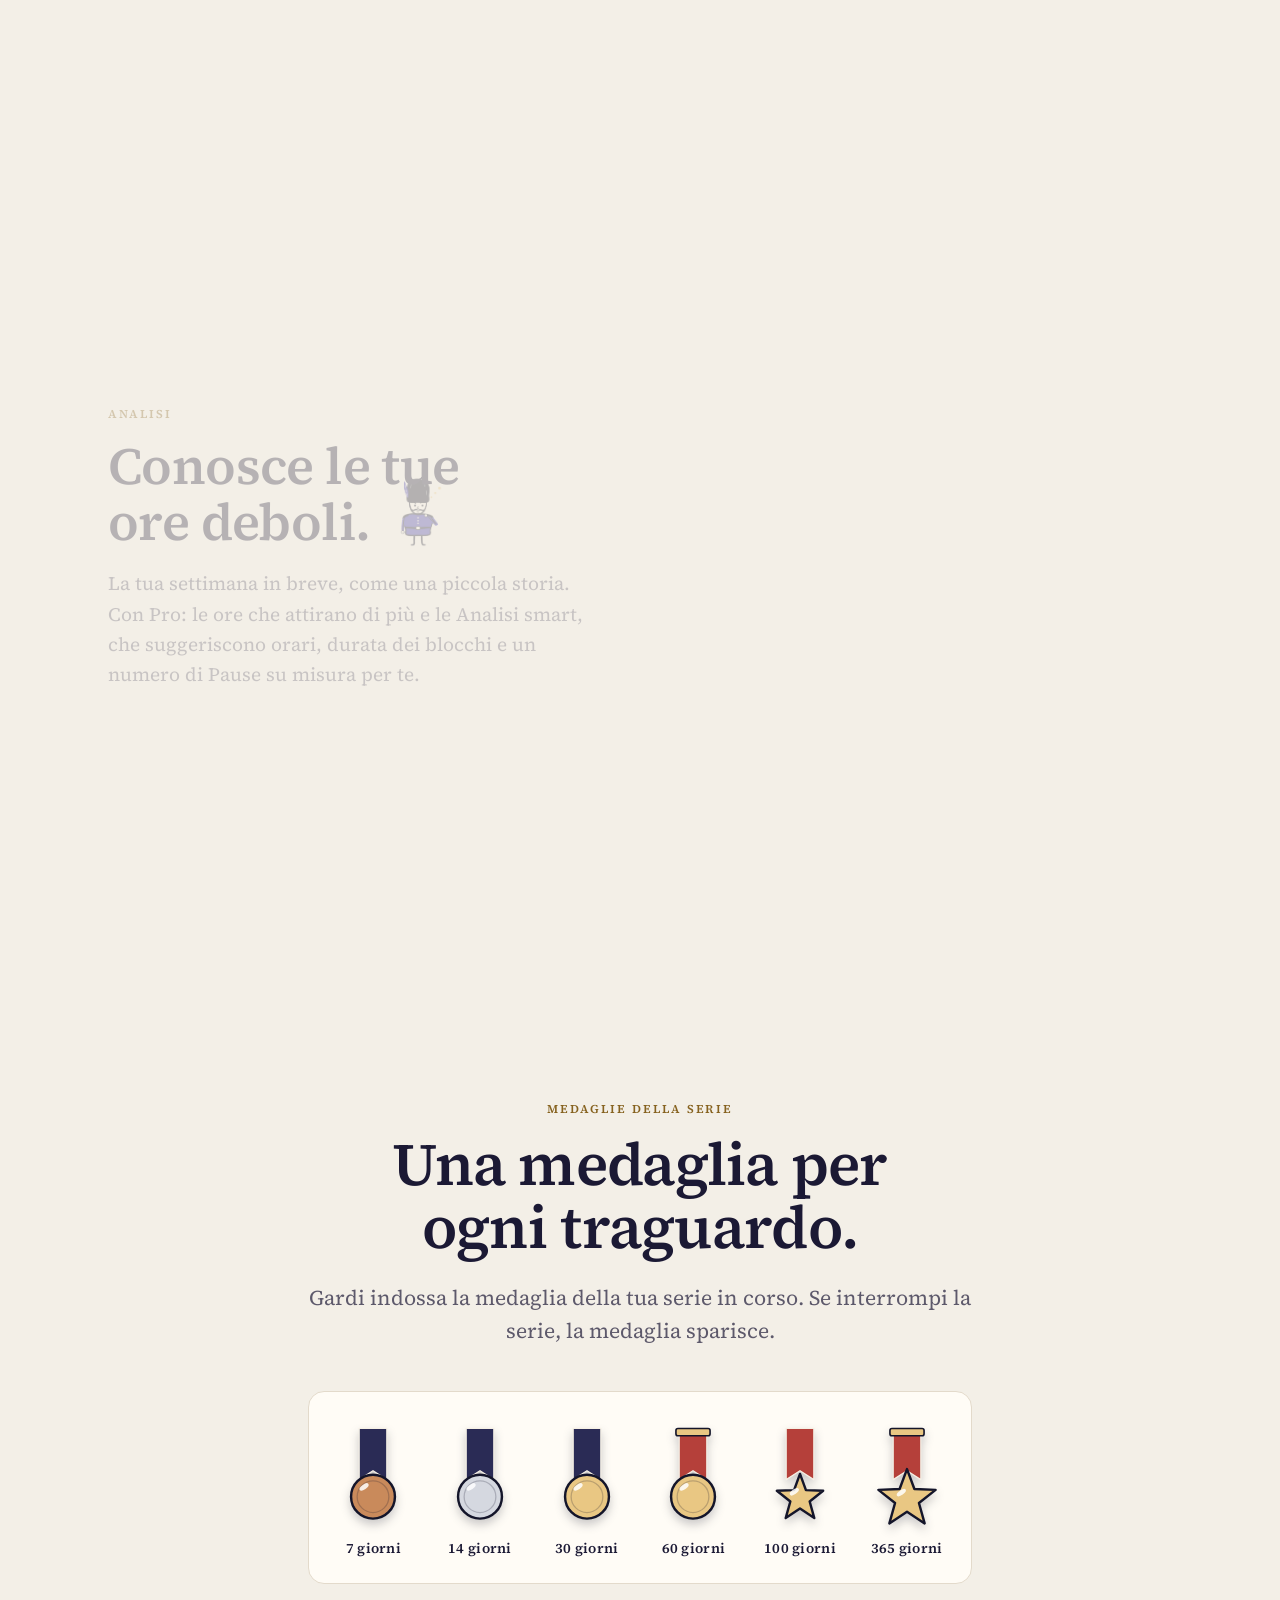
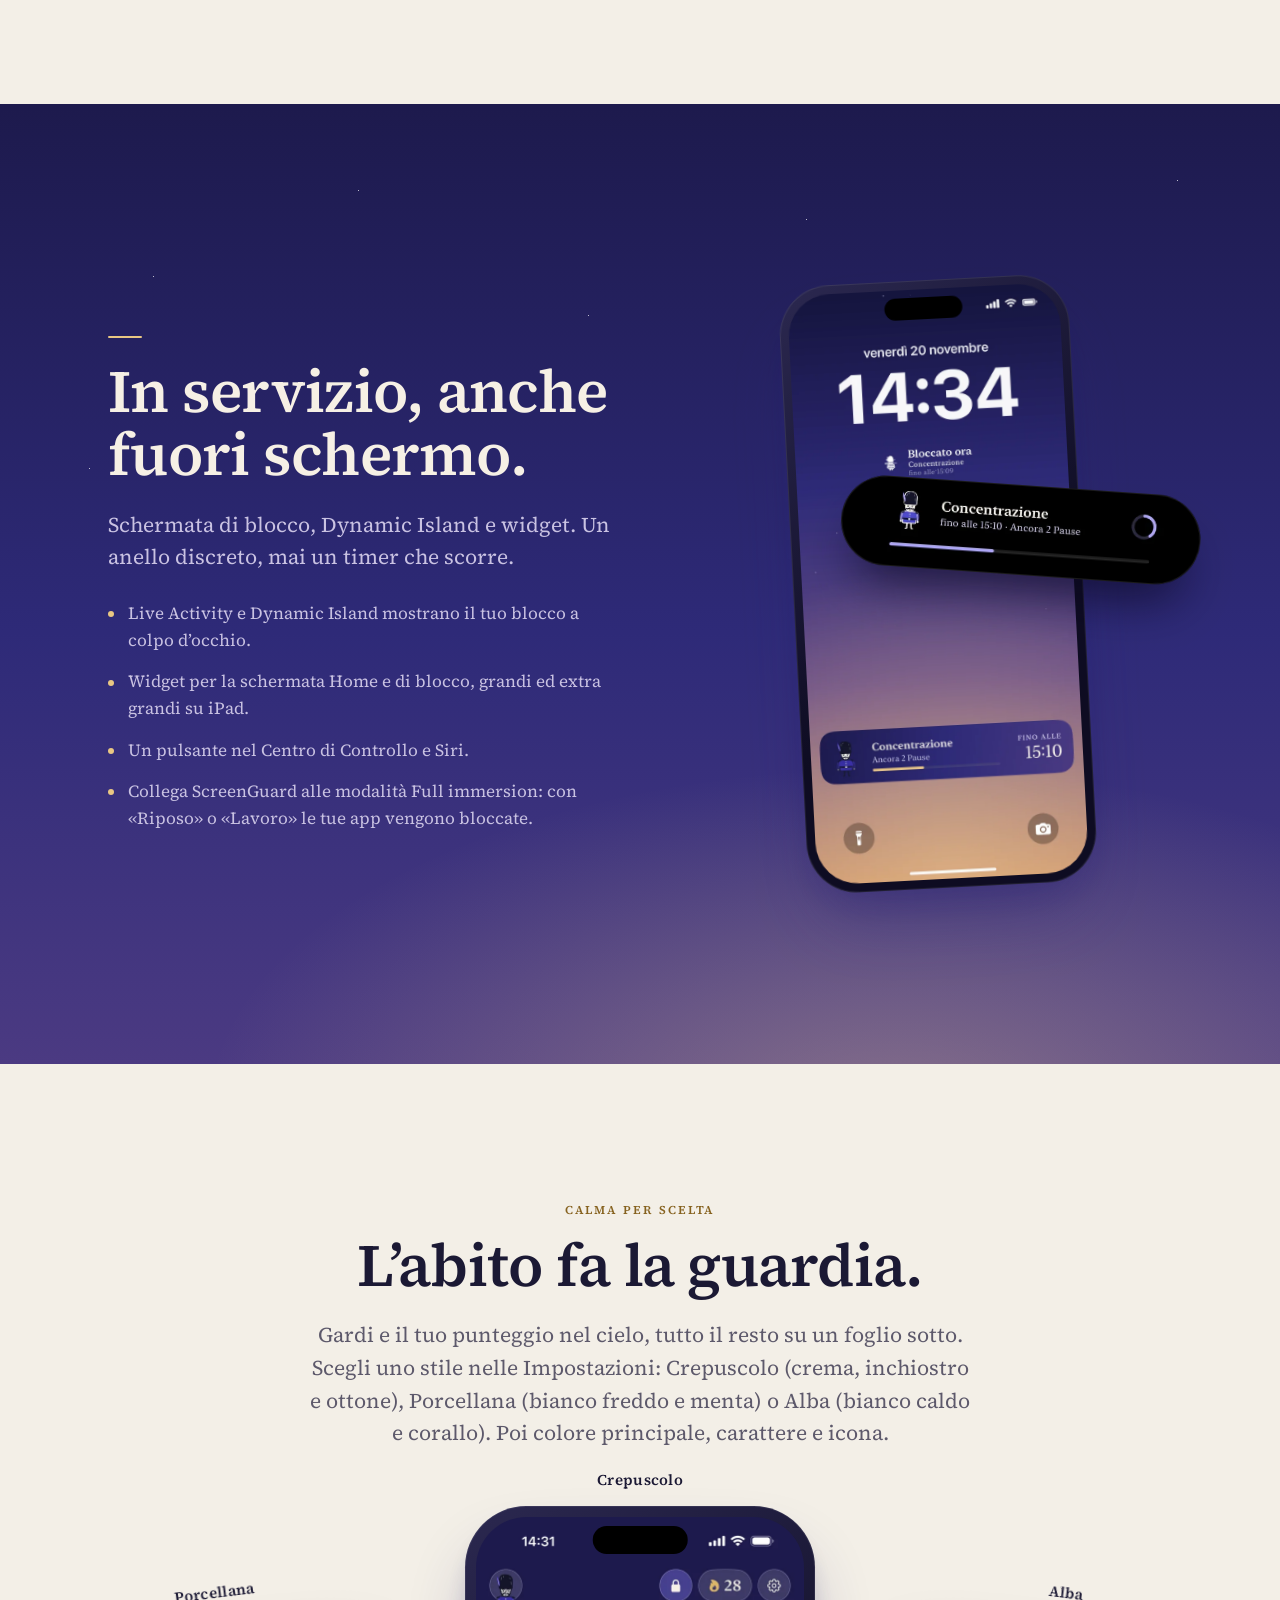
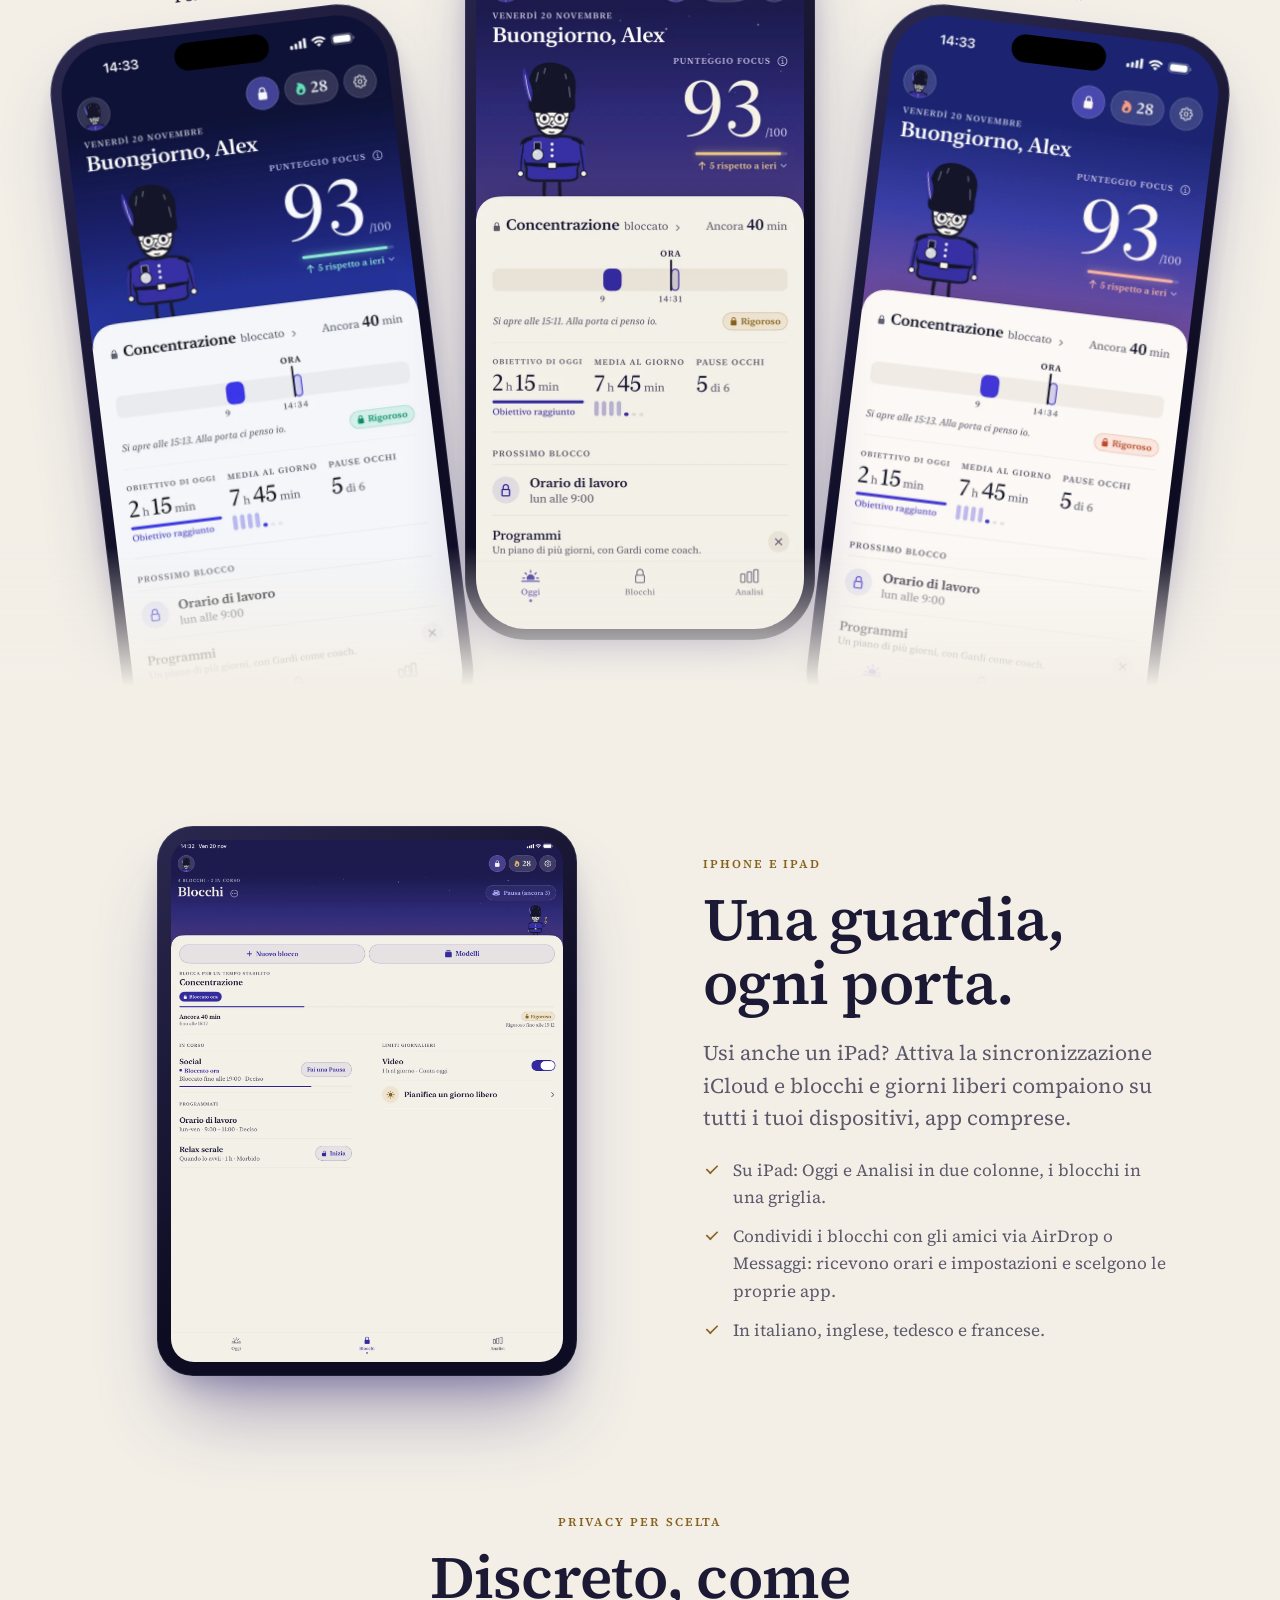
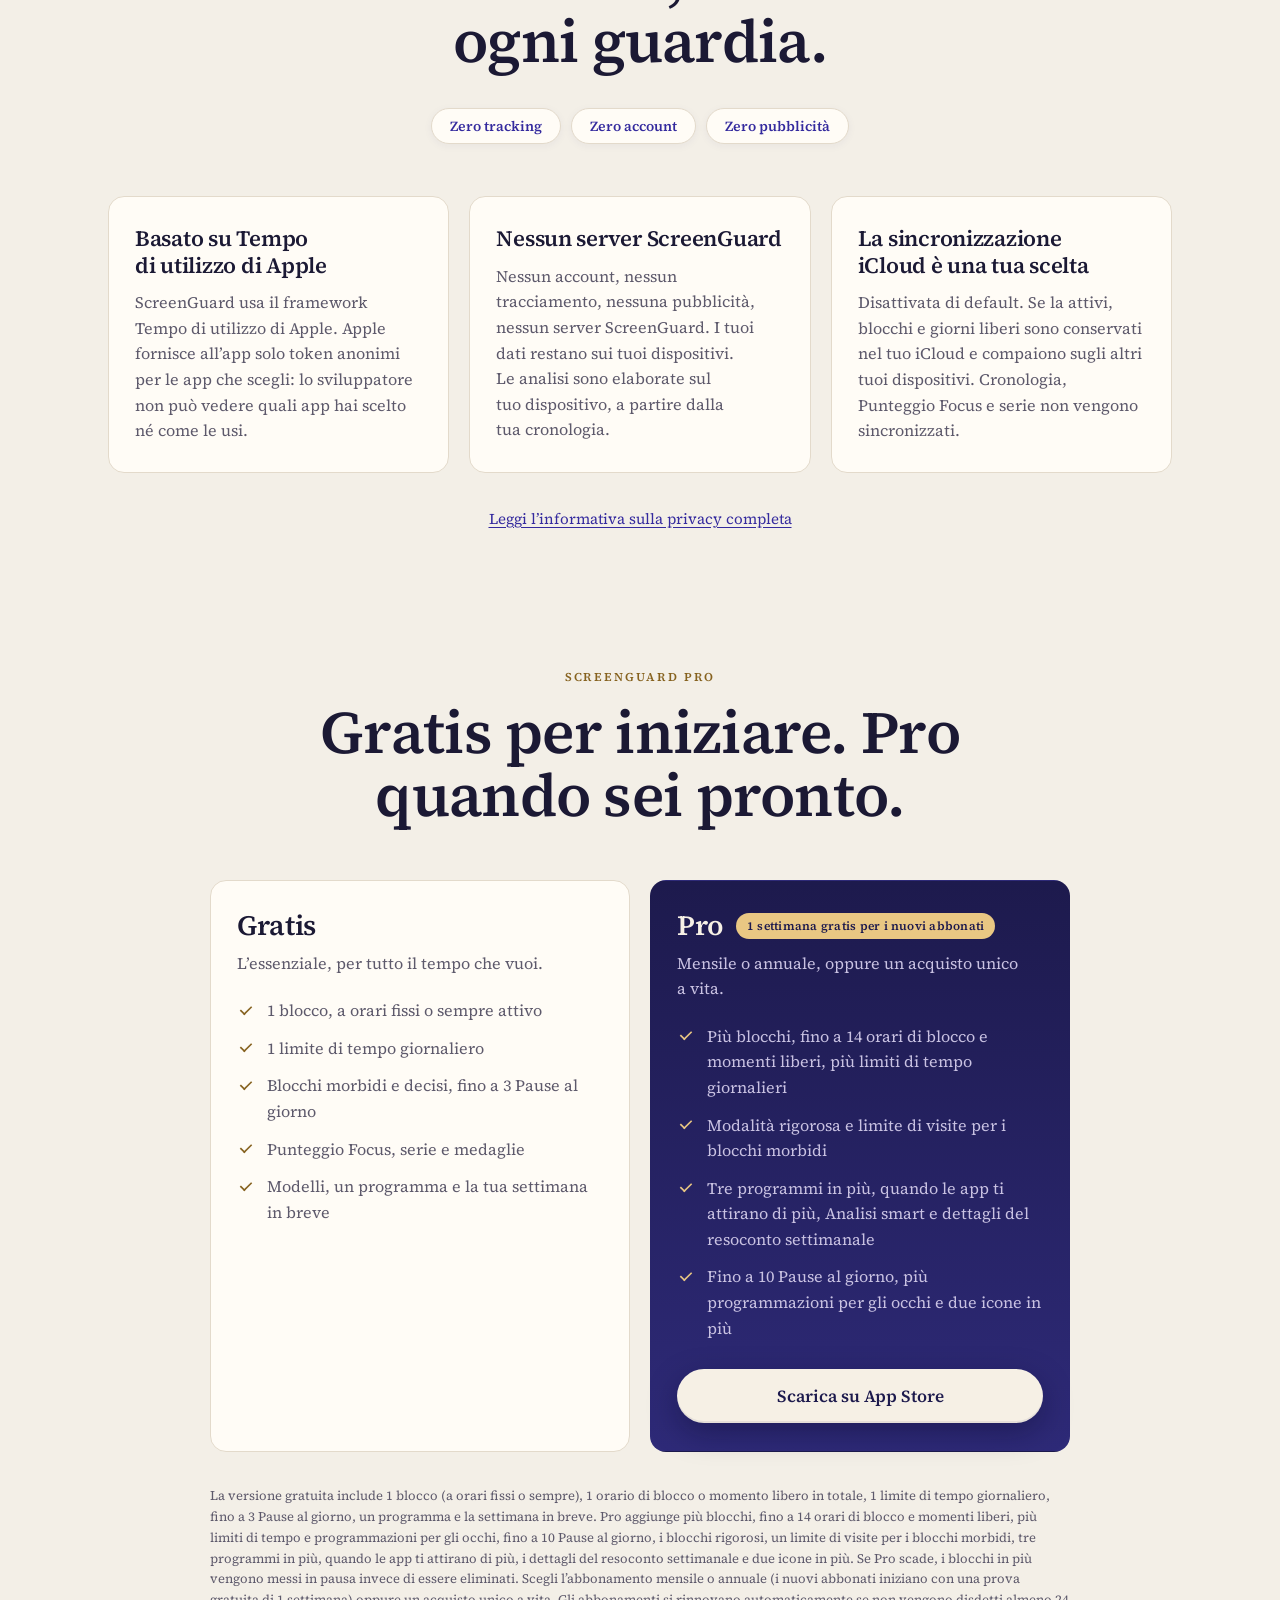
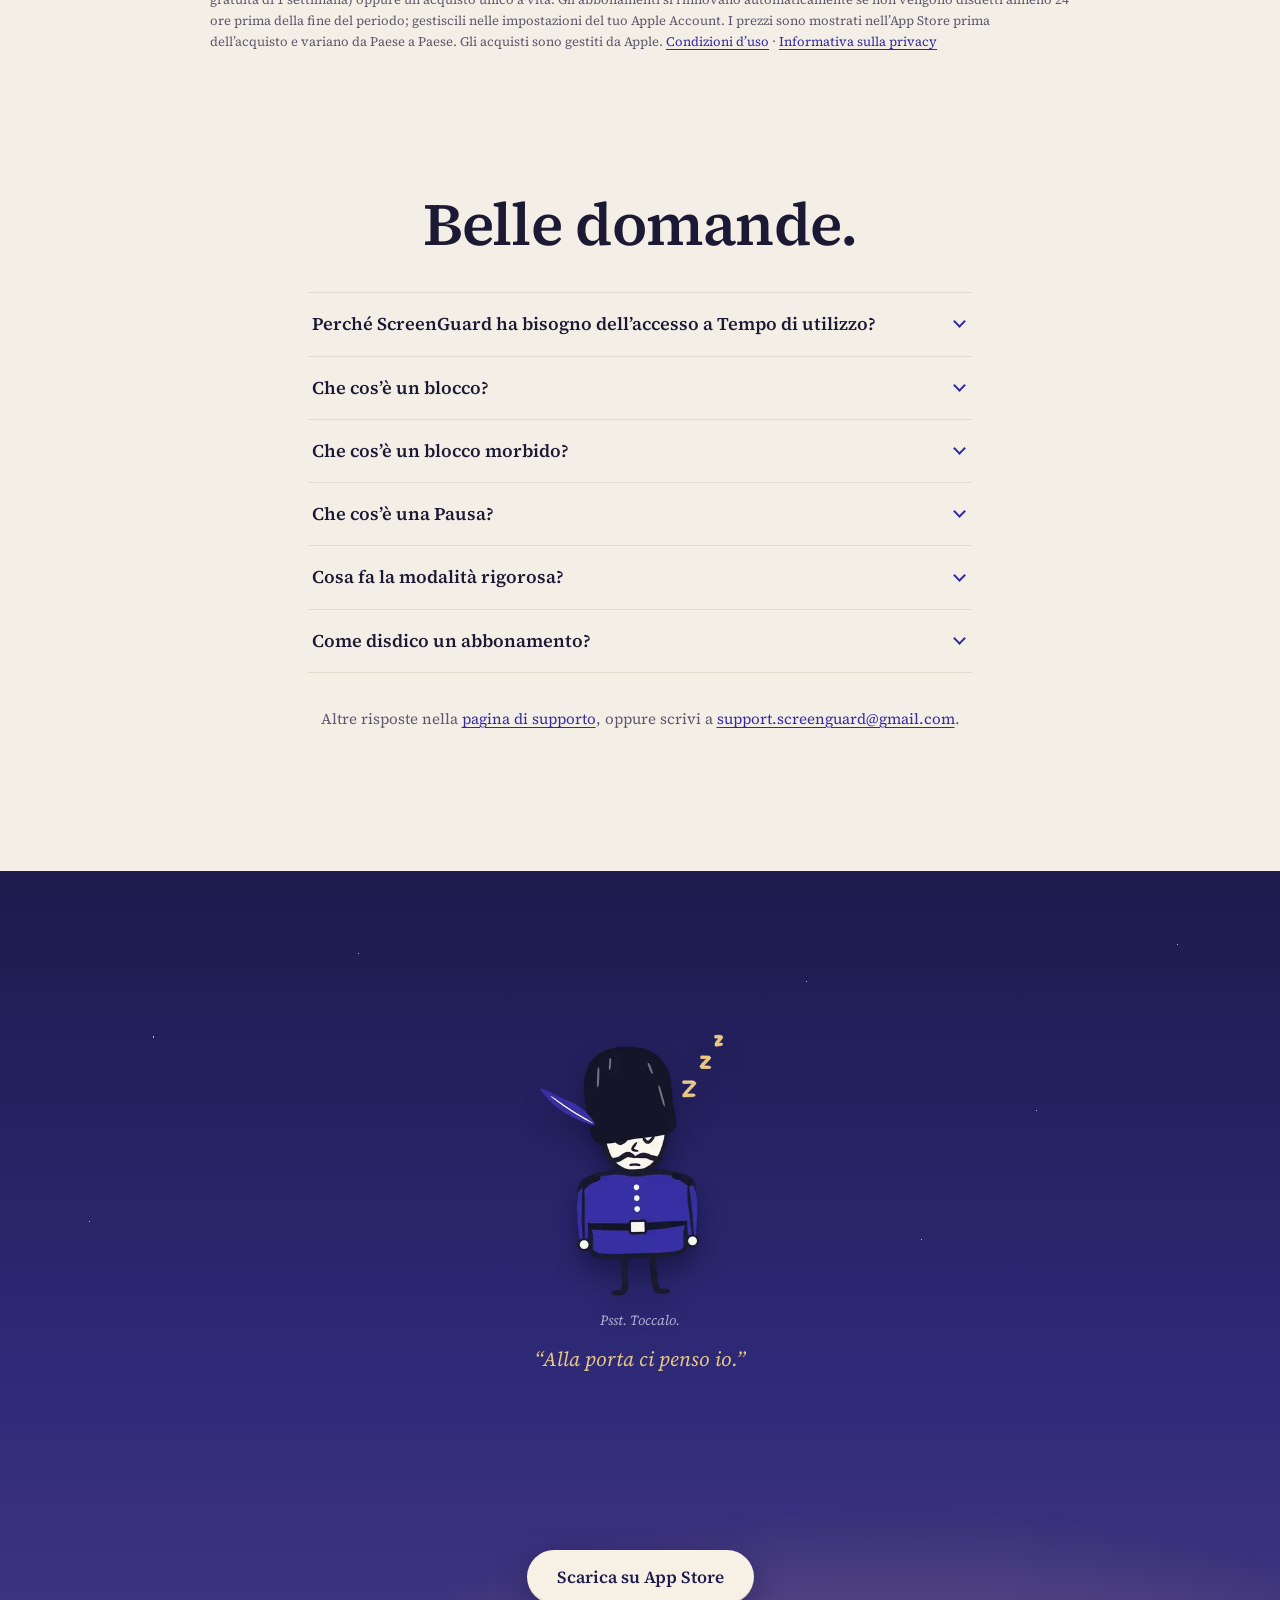
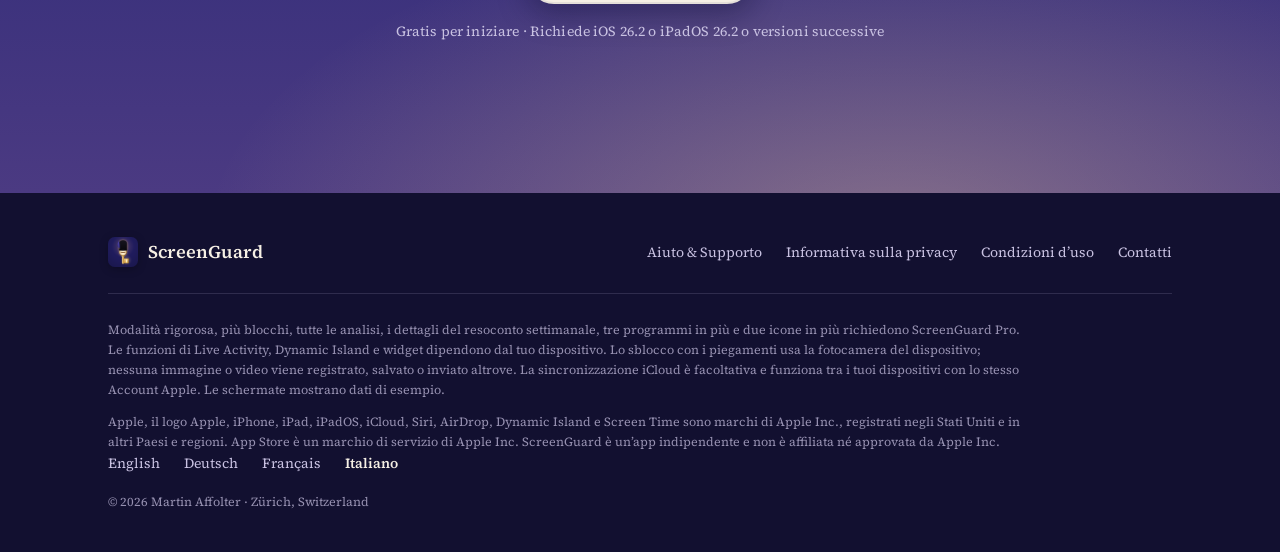
<file: it/index.html>
<!doctype html>
<html lang="it">
<head>
<meta charset="utf-8">
<meta name="viewport" content="width=device-width, initial-scale=1, viewport-fit=cover">
<title>ScreenGuard: le tue app ora hanno una guardia</title>
<meta name="description" content="ScreenGuard blocca le app che ti risucchiano, in modo morbido o deciso come preferisci, ti concede brevi Pause consapevoli quando ne hai bisogno e ti mostra quanto tempo stai recuperando. Nessun account, nessuna pubblicità, nessun tracciamento. Per iPhone e iPad.">
<meta name="apple-itunes-app" content="app-id=6760020453">
<meta name="theme-color" content="#1D1A4D">
<link rel="canonical" href="https://screenguardhq.com/it/">
<link rel="alternate" hreflang="en" href="https://screenguardhq.com/">
<link rel="alternate" hreflang="de" href="https://screenguardhq.com/de/">
<link rel="alternate" hreflang="fr" href="https://screenguardhq.com/fr/">
<link rel="alternate" hreflang="it" href="https://screenguardhq.com/it/">
<link rel="alternate" hreflang="x-default" href="https://screenguardhq.com/">
<meta property="og:type" content="website">
<meta property="og:title" content="ScreenGuard: le tue app ora hanno una guardia">
<meta property="og:description" content="Blocca le app con garbo o con fermezza. Ecco Gardi, il tuo portiere.">
<meta property="og:image" content="https://screenguardhq.com/assets/og.jpg?v=58442f9f">
<meta property="og:url" content="https://screenguardhq.com/it/">
<meta property="og:locale" content="it_CH">
<meta name="twitter:card" content="summary_large_image">
<link rel="icon" href="../assets/icon-64.png">
<link rel="apple-touch-icon" href="../assets/icon-180.png">
<link rel="preload" as="image" href="../assets/hero-gate.webp" imagesrcset="../assets/hero-gate-1400.webp 1400w, ../assets/hero-gate.webp 2400w" imagesizes="max(100vw, 138vh)">
<link rel="stylesheet" href="../landing.css?v=345cbb15">
<script>/* Motion classes, set before first paint: p1 hero arrival, p2 headlines write themselves, p5 dusk follows the scroll, p6 startle on tap.
   Reduced motion gets none of them (stills and final states only). The timeout undoes p1 if motion.js never starts. */
(function(){var d=document.documentElement;d.classList.add('js');
if(matchMedia('(prefers-reduced-motion: reduce)').matches)return;
d.classList.add('p1','p2','p5','p6','p1-pre','p1-hide');
setTimeout(function(){if(!window.__sgMotion)d.classList.remove('p1','p1-pre','p1-hide')},6000)})()</script>
<script type="application/ld+json">{"@context": "https://schema.org", "@type": "SoftwareApplication", "name": "ScreenGuard", "operatingSystem": "iOS 26.2, iPadOS 26.2", "applicationCategory": "UtilitiesApplication", "softwareVersion": "1.6", "inLanguage": "it", "description": "ScreenGuard blocca le app che ti risucchiano, in modo morbido o deciso come preferisci, ti concede brevi Pause consapevoli quando ne hai bisogno e ti mostra quanto tempo stai recuperando. Nessun account, nessuna pubblicità, nessun tracciamento. Per iPhone e iPad.", "url": "https://screenguardhq.com/it/", "image": "https://screenguardhq.com/assets/og.jpg?v=58442f9f", "installUrl": "https://apps.apple.com/app/id6760020453", "offers": {"@type": "Offer", "price": "0", "priceCurrency": "CHF"}, "author": {"@type": "Person", "name": "Martin Affolter"}}</script>
</head>
<body>

<header class="nav" id="nav">
  <a class="brand" href="#top" aria-label="ScreenGuard, torna all’inizio">
    <img src="../assets/icon-64.png" width="34" height="34" alt="">
    <span>ScreenGuard</span>
  </a>
  <nav aria-label="Sezioni">
    <a href="#tour">Come funziona</a>
    <a href="#privacy">Privacy</a>
    <a href="#pro">Pro</a>
    <a href="../support.html">Supporto</a>
  </nav>
  <a class="btn btn-small" href="https://apps.apple.com/app/id6760020453">Scarica l’app</a>
</header>

<main id="top">

<!-- ───────── Hero ───────── -->
<section class="hero" id="hero">
  <div class="scene" aria-hidden="true">
    <img class="scene-art" src="../assets/hero-gate.webp"
         srcset="../assets/hero-gate-1400.webp 1400w, ../assets/hero-gate.webp 2400w"
         sizes="max(100vw, 138vh)" alt="" fetchpriority="high">
    <span class="dim dim-pre"></span><span class="dim dim-dusk"></span>
    <span class="lamp lamp-a"></span><span class="lamp lamp-b"></span>
  </div>
  <div class="scene scene-front">
    <button class="gardi" id="gardi" type="button" aria-label="Gardi, la guardia. Tocca per un saluto.">
      <picture>
        <source media="(prefers-reduced-motion: reduce)" srcset="../assets/gardi-still.webp">
        <img src="../assets/gardi-hero.webp" width="364" height="640" alt="">
      </picture>
    </button>
  </div>
  <div class="hero-inner">
    <div class="hero-copy">
      <p class="rule" aria-hidden="true"></p>
      <h1>Le tue app ora hanno una&nbsp;guardia.</h1>
      <p class="lede">Ecco Gardi, il tuo portiere. Il doomscrolling lo prende sul personale.</p>
    </div>
    <div class="hero-cta">
      <a class="btn btn-cream" href="https://apps.apple.com/app/id6760020453">Scarica su App Store</a>
      <p class="hero-note">Gratis per iniziare · iPhone e iPad · Nessun account</p>
    </div>
  </div>
  <a class="scroll-cue" href="#promise" aria-label="Scorri per saperne di più"><span></span></a>
</section>

<!-- ───────── Promise ───────── -->
<section class="paper promise" id="promise">
  <div class="wrap narrow center">
    <p class="kicker reveal">Blocca le app. Fai pause serene.</p>
    <h2 class="display reveal">Riprenditi la tua attenzione, senza combattere con il&nbsp;telefono.</h2>
    <p class="body-l reveal">ScreenGuard blocca le app che ti risucchiano, in modo morbido o deciso come preferisci, e ti mostra quanto tempo stai recuperando.</p>
    <ul class="chips reveal" aria-label="La fermezza di un blocco">
      <li>Morbido</li><li>Deciso</li><li>Rigoroso (Pro)</li><li>Modelli e programmi</li>
    </ul>
  </div>
</section>

<!-- ───────── Tour (sticky phone) ───────── -->
<section class="paper tour" id="tour">
  <div class="wrap tour-grid">
    <div class="chapters">

      <article class="chapter" data-screen="0">
        <p class="kicker">Blocchi</p>
        <h2>Non lascia mai il suo posto.<img class="mini" src="../assets/g/still-calm.webp" width="54" height="72" alt="" aria-hidden="true" loading="lazy" decoding="async"></h2>
        <p>Ogni blocco è una frase: quali app, quando e con quale fermezza. Scegli Morbido, Deciso o Rigoroso, per un tempo stabilito, sempre, oppure con un unico limite di tempo giornaliero condiviso.</p>
        <ul class="ticks">
          <li><strong>Modalità rigorosa</strong> (Pro): un blocco che non puoi terminare prima, mettere in pausa o allentare finché non finisce da solo.</li>
          <li>Modelli come Lavoro concentrato, Sere libere e Sonno, e programmi di più giorni con Gardi come coach, come il reset di 7 giorni. Scegli solo le app.</li>
          <li>Round Pomodoro e giorni liberi che mettono in pausa i blocchi senza interrompere la tua serie.</li>
        </ul>
        <figure class="phone inline"><img src="../assets/it/screen-locks.webp?v=e306cafe" width="660" height="1434" loading="lazy" alt="La pagina Blocchi: Concentrazione in corso con un blocco rigoroso, Social bloccato, poi Orario di lavoro e Relax serale"></figure>
      </article>

      <article class="chapter" data-screen="1">
        <p class="kicker">Oggi</p>
        <h2>Guadagnati il suo saluto.<img class="mini" src="../assets/g/still-proud.webp" width="54" height="72" alt="" aria-hidden="true" loading="lazy" decoding="async" data-kind="salute"></h2>
        <p>Un Punteggio Focus giornaliero spiegato con grafici chiari, e una serie che premia la costanza. Con due o più blocchi, tocca la tua giornata per vedere ogni blocco sulla sua riga. Tempo recuperato mostra quanto Focus hai guadagnato in settimana, pronto da condividere.</p>
        <figure class="phone inline"><img src="../assets/it/screen-today.webp?v=cc8a3291" width="660" height="1434" loading="lazy" alt="La pagina Oggi: Gardi, un Punteggio Focus di 93, il blocco in corso, l’obiettivo di oggi e le pause per gli occhi"></figure>
      </article>

      <article class="chapter" data-screen="2">
        <p class="kicker">La schermata dell’app bloccata</p>
        <h2>Spiacente, è chiuso.<img class="mini" src="../assets/g/still-stern.webp" width="54" height="72" alt="" aria-hidden="true" loading="lazy" decoding="async"></h2>
        <p>Apri un’app bloccata e Gardi è lì, con garbo. Ti serve comunque? Fai una breve Pausa direttamente da questa schermata.</p>
        <div class="gate-stage" aria-hidden="true"><div class="gs-in">
        <div class="gs-ground"></div>
        <svg class="gs-post" viewBox="0 0 50 190" aria-hidden="true"><defs><radialGradient id="gsGlow"><stop offset="0" stop-color="#FFF1CF" stop-opacity=".9"/><stop offset=".45" stop-color="#F4D59A" stop-opacity=".3"/><stop offset="1" stop-color="#F4D59A" stop-opacity="0"/></radialGradient></defs><circle cx="25" cy="27" r="46" fill="url(#gsGlow)"/><rect x="8" y="52" width="34" height="138" rx="2" fill="#3B3870" stroke="#14152A" stroke-width="2"/><rect x="4" y="44" width="42" height="10" rx="2" fill="#4A4688" stroke="#14152A" stroke-width="2"/><path d="M8 90h34M8 130h34" stroke="#14152A" stroke-width="1.4" opacity=".5"/><path d="M25 44V40" stroke="#14152A" stroke-width="2"/><rect x="16" y="14" width="18" height="26" rx="3" fill="#F4D59A" stroke="#14152A" stroke-width="2"/><path d="M13 14 25 4l12 10z" fill="#14152A"/><path d="M25 18v18M20.5 27h9" stroke="#14152A" stroke-width="1.2" opacity=".45"/></svg>
        <img class="gs-gardi" src="../assets/g/still-stern.webp" width="482" height="675" alt="" loading="lazy" decoding="async">
        <p class="gs-bub">Spiacente, è chiuso.</p>
        <div class="gc front" style="--sx:148;--d:-18s"><span class="fl"><span class="hp"><svg viewBox="0 0 60 68" aria-hidden="true"><g class="ink" fill="none" stroke="#14152A" stroke-width="2.4" stroke-linecap="round"><path d="M23 50v11M20 61h6M37 50v11M34 61h6"/></g><path d="M17 4.5c8-1.5 18-1.3 26 .2 8 1.5 11 6 11.3 14.5.3 9.5.2 17-.4 24.5-.7 6-4.5 8-11 8.7-8.8 1-17.2 1-26 0-6.3-.7-10-2.8-10.6-8.7C5.5 36 5.6 28 5.8 19 6 10.5 9.5 6 17 4.5z" fill="#C99AA0" stroke="#14152A" stroke-width="2" stroke-linejoin="round"/><g fill="#14152A"><circle cx="22" cy="19.5" r="2.3"/><circle cx="38" cy="19.5" r="2.3"/></g><g fill="none" stroke="#14152A" stroke-width="1.8" stroke-linecap="round" stroke-linejoin="round"><path class="f-n" d="M26.5 28.5q3.5 2.2 7 0"/><g class="f-h"><path d="M18 13q4-2.8 8 0M34 13q4-2.8 8 0"/><ellipse cx="30" cy="29" rx="2.3" ry="3" fill="#14152A"/></g><g class="f-s"><path d="M18 14.8 26 12M42 14.8 34 12"/><path d="M25.5 31q4.5-4.5 9 0"/></g></g><g fill="none" stroke="#14152A" stroke-width="2" stroke-linecap="round"><circle cx="30" cy="41" r="5.5"/></g></svg></span></span></div>
        <div class="gc" style="--sx:210;--d:-12s"><span class="fl"><span class="hp"><svg viewBox="0 0 60 68" aria-hidden="true"><g class="ink" fill="none" stroke="#14152A" stroke-width="2.4" stroke-linecap="round"><path d="M23 50v11M20 61h6M37 50v11M34 61h6"/></g><path d="M17 4.5c8-1.5 18-1.3 26 .2 8 1.5 11 6 11.3 14.5.3 9.5.2 17-.4 24.5-.7 6-4.5 8-11 8.7-8.8 1-17.2 1-26 0-6.3-.7-10-2.8-10.6-8.7C5.5 36 5.6 28 5.8 19 6 10.5 9.5 6 17 4.5z" fill="#9DB59A" stroke="#14152A" stroke-width="2" stroke-linejoin="round"/><g fill="#14152A"><circle cx="22" cy="19.5" r="2.3"/><circle cx="38" cy="19.5" r="2.3"/></g><g fill="none" stroke="#14152A" stroke-width="1.8" stroke-linecap="round" stroke-linejoin="round"><path class="f-n" d="M26.5 28.5q3.5 2.2 7 0"/><g class="f-h"><path d="M18 13q4-2.8 8 0M34 13q4-2.8 8 0"/><ellipse cx="30" cy="29" rx="2.3" ry="3" fill="#14152A"/></g><g class="f-s"><path d="M18 14.8 26 12M42 14.8 34 12"/><path d="M25.5 31q4.5-4.5 9 0"/></g></g><g fill="none" stroke="#14152A" stroke-width="2" stroke-linecap="round"><path d="M30 35 36 46H24z" stroke-linejoin="round"/></g></svg></span></span></div>
        <div class="gc" style="--sx:272;--d:-6s"><span class="fl"><span class="hp"><svg viewBox="0 0 60 68" aria-hidden="true"><g class="ink" fill="none" stroke="#14152A" stroke-width="2.4" stroke-linecap="round"><path d="M23 50v11M20 61h6M37 50v11M34 61h6"/></g><path d="M17 4.5c8-1.5 18-1.3 26 .2 8 1.5 11 6 11.3 14.5.3 9.5.2 17-.4 24.5-.7 6-4.5 8-11 8.7-8.8 1-17.2 1-26 0-6.3-.7-10-2.8-10.6-8.7C5.5 36 5.6 28 5.8 19 6 10.5 9.5 6 17 4.5z" fill="#D8C39B" stroke="#14152A" stroke-width="2" stroke-linejoin="round"/><g fill="#14152A"><circle cx="22" cy="19.5" r="2.3"/><circle cx="38" cy="19.5" r="2.3"/></g><g fill="none" stroke="#14152A" stroke-width="1.8" stroke-linecap="round" stroke-linejoin="round"><path class="f-n" d="M26.5 28.5q3.5 2.2 7 0"/><g class="f-h"><path d="M18 13q4-2.8 8 0M34 13q4-2.8 8 0"/><ellipse cx="30" cy="29" rx="2.3" ry="3" fill="#14152A"/></g><g class="f-s"><path d="M18 14.8 26 12M42 14.8 34 12"/><path d="M25.5 31q4.5-4.5 9 0"/></g></g><g fill="none" stroke="#14152A" stroke-width="2" stroke-linecap="round"><rect x="25" y="36" width="10" height="10" rx="1.5"/></g></svg></span></span></div>
        <div class="gc" style="--sx:334;--d:-0s"><span class="fl"><span class="hp"><svg viewBox="0 0 60 68" aria-hidden="true"><g class="ink" fill="none" stroke="#14152A" stroke-width="2.4" stroke-linecap="round"><path d="M23 50v11M20 61h6M37 50v11M34 61h6"/></g><path d="M17 4.5c8-1.5 18-1.3 26 .2 8 1.5 11 6 11.3 14.5.3 9.5.2 17-.4 24.5-.7 6-4.5 8-11 8.7-8.8 1-17.2 1-26 0-6.3-.7-10-2.8-10.6-8.7C5.5 36 5.6 28 5.8 19 6 10.5 9.5 6 17 4.5z" fill="#8C9DC4" stroke="#14152A" stroke-width="2" stroke-linejoin="round"/><g fill="#14152A"><circle cx="22" cy="19.5" r="2.3"/><circle cx="38" cy="19.5" r="2.3"/></g><g fill="none" stroke="#14152A" stroke-width="1.8" stroke-linecap="round" stroke-linejoin="round"><path class="f-n" d="M26.5 28.5q3.5 2.2 7 0"/><g class="f-h"><path d="M18 13q4-2.8 8 0M34 13q4-2.8 8 0"/><ellipse cx="30" cy="29" rx="2.3" ry="3" fill="#14152A"/></g><g class="f-s"><path d="M18 14.8 26 12M42 14.8 34 12"/><path d="M25.5 31q4.5-4.5 9 0"/></g></g><g fill="none" stroke="#14152A" stroke-width="2" stroke-linecap="round"><path d="M22.5 41q3.8-5.5 7.5 0t7.5 0"/></g></svg></span></span></div>
        <div class="gc" style="--sx:540;--d:-24s"><span class="fl"><span class="hp"><svg viewBox="0 0 60 68" aria-hidden="true"><g class="ink" fill="none" stroke="#14152A" stroke-width="2.4" stroke-linecap="round"><path d="M23 50v11M20 61h6M37 50v11M34 61h6"/></g><path d="M17 4.5c8-1.5 18-1.3 26 .2 8 1.5 11 6 11.3 14.5.3 9.5.2 17-.4 24.5-.7 6-4.5 8-11 8.7-8.8 1-17.2 1-26 0-6.3-.7-10-2.8-10.6-8.7C5.5 36 5.6 28 5.8 19 6 10.5 9.5 6 17 4.5z" fill="#B3A3C9" stroke="#14152A" stroke-width="2" stroke-linejoin="round"/><g fill="#14152A"><circle cx="22" cy="19.5" r="2.3"/><circle cx="38" cy="19.5" r="2.3"/></g><g fill="none" stroke="#14152A" stroke-width="1.8" stroke-linecap="round" stroke-linejoin="round"><path class="f-n" d="M26.5 28.5q3.5 2.2 7 0"/><g class="f-h"><path d="M18 13q4-2.8 8 0M34 13q4-2.8 8 0"/><ellipse cx="30" cy="29" rx="2.3" ry="3" fill="#14152A"/></g><g class="f-s"><path d="M18 14.8 26 12M42 14.8 34 12"/><path d="M25.5 31q4.5-4.5 9 0"/></g></g><g fill="none" stroke="#14152A" stroke-width="2" stroke-linecap="round"><path d="M30 35v12M24 41h12"/></g></svg></span></span></div>
        </div></div>
        <figure class="phone inline"><img src="../assets/it/screen-shield.webp?v=7843c3d7" width="660" height="1434" loading="lazy" alt="La schermata dell’app bloccata: Questa app può aspettare, con Chiudi e Fai una Pausa"></figure>
      </article>

      <article class="chapter" data-screen="3">
        <p class="kicker">Blocchi morbidi</p>
        <h2>Un portiere, non un&nbsp;muro.<img class="mini breathe" src="../assets/g/still-calm.webp" width="54" height="72" alt="" aria-hidden="true" loading="lazy" decoding="async"></h2>
        <p>Un blocco morbido non blocca l’app. Gardi ti chiede di fare un respiro e di dire perché sei qui, poi ti lascia entrare per qualche minuto. Tornare indietro conta come una vittoria.</p>
        <ul class="ticks">
          <li>Con i blocchi decisi, fai una breve Pausa dopo 10 secondi di respirazione. Un numero fisso di Pause al giorno tiene a bada il «solo un altro».</li>
          <li>Guadagna qualche minuto con i piegamenti, contati dal vivo dalla fotocamera.</li>
        </ul>
        <figure class="phone inline"><img src="../assets/it/screen-gentle.webp?v=56796226" width="660" height="1434" loading="lazy" alt="Gardi alla porta di un blocco morbido: Per cosa? Tre risposte e Torna indietro"></figure>
      </article>

      <article class="chapter" data-screen="4">
        <p class="kicker">Analisi</p>
        <h2>Conosce le tue ore deboli.<img class="mini" src="../assets/g/still-thinking.webp" width="54" height="72" alt="" aria-hidden="true" loading="lazy" decoding="async"></h2>
        <p>La tua settimana in breve, come una piccola storia. Con Pro: le ore che attirano di più e le Analisi smart, che suggeriscono orari, durata dei blocchi e un numero di Pause su misura per te.</p>
        <figure class="phone inline"><img src="../assets/it/screen-insights.webp?v=deb5a350" width="660" height="1434" loading="lazy" alt="Analisi: la tua ultima settimana, quante volte hai provato ad aprire app bloccate, le ore più difficili e la tua settimana in breve"></figure>
      </article>

    </div>

    <div class="stage" aria-hidden="true">
      <div class="stage-pin">
        <div class="stage-glow"></div>
        <figure class="phone big">
          <div class="screens" id="screens">
            <img class="on" src="../assets/it/screen-locks.webp?v=e306cafe" width="660" height="1434" alt="">
            <img src="../assets/it/screen-today.webp?v=cc8a3291" width="660" height="1434" alt="">
            <img src="../assets/it/screen-shield.webp?v=7843c3d7" width="660" height="1434" alt="">
            <img src="../assets/it/screen-gentle.webp?v=56796226" width="660" height="1434" alt="">
            <img src="../assets/it/screen-insights.webp?v=deb5a350" width="660" height="1434" alt="">
          </div>
        </figure>
        <ol class="pips" id="pips"><li class="on"></li><li></li><li></li><li></li><li></li></ol>
      </div>
    </div>
  </div>
</section>

<!-- ───────── Medals ───────── -->
<section class="paper medals" id="medals">
  <div class="wrap narrow center">
    <p class="kicker reveal">Medaglie della serie</p>
    <h2 class="display reveal">Una medaglia per ogni traguardo.</h2>
    <p class="body-l reveal">Gardi indossa la medaglia della tua serie in corso. Se interrompi la serie, la medaglia sparisce.</p>
    <ul class="medal-row" id="medal-row" aria-label="Medaglie della serie">
      <li class="medal" style="--i:0"><svg viewBox="0 0 96 128" width="96" height="128" aria-hidden="true" focusable="false"><path d="M31 3H65V66L48 55L31 66Z" fill="#2A2B55" stroke="#F6F0E5" stroke-width="1.5" stroke-linejoin="round"/><circle cx="48" cy="87" r="27" fill="#C98A5B" stroke="#14152A" stroke-width="3"/><circle cx="48" cy="87" r="19.5" fill="none" stroke="#14152A" stroke-opacity=".22" stroke-width="1.6"/><ellipse cx="37" cy="75" rx="6.5" ry="3" fill="#fff" fill-opacity=".85" transform="rotate(-35 37 75)"/></svg><span>7 giorni</span></li>
      <li class="medal" style="--i:1"><svg viewBox="0 0 96 128" width="96" height="128" aria-hidden="true" focusable="false"><path d="M31 3H65V66L48 55L31 66Z" fill="#2A2B55" stroke="#F6F0E5" stroke-width="1.5" stroke-linejoin="round"/><circle cx="48" cy="87" r="27" fill="#D5D8E0" stroke="#14152A" stroke-width="3"/><circle cx="48" cy="87" r="19.5" fill="none" stroke="#14152A" stroke-opacity=".22" stroke-width="1.6"/><ellipse cx="37" cy="75" rx="6.5" ry="3" fill="#fff" fill-opacity=".85" transform="rotate(-35 37 75)"/></svg><span>14 giorni</span></li>
      <li class="medal" style="--i:2"><svg viewBox="0 0 96 128" width="96" height="128" aria-hidden="true" focusable="false"><path d="M31 3H65V66L48 55L31 66Z" fill="#2A2B55" stroke="#F6F0E5" stroke-width="1.5" stroke-linejoin="round"/><circle cx="48" cy="87" r="27" fill="#E9C783" stroke="#14152A" stroke-width="3"/><circle cx="48" cy="87" r="19.5" fill="none" stroke="#14152A" stroke-opacity=".22" stroke-width="1.6"/><ellipse cx="37" cy="75" rx="6.5" ry="3" fill="#fff" fill-opacity=".85" transform="rotate(-35 37 75)"/></svg><span>30 giorni</span></li>
      <li class="medal" style="--i:3"><svg viewBox="0 0 96 128" width="96" height="128" aria-hidden="true" focusable="false"><path d="M31 3H65V66L48 55L31 66Z" fill="#B5403A" stroke="#F6F0E5" stroke-width="1.5" stroke-linejoin="round"/><rect x="27" y="3" width="42" height="9" rx="2.5" fill="#E9C783" stroke="#14152A" stroke-width="2"/><circle cx="48" cy="87" r="27" fill="#E9C783" stroke="#14152A" stroke-width="3"/><circle cx="48" cy="87" r="19.5" fill="none" stroke="#14152A" stroke-opacity=".22" stroke-width="1.6"/><ellipse cx="37" cy="75" rx="6.5" ry="3" fill="#fff" fill-opacity=".85" transform="rotate(-35 37 75)"/></svg><span>60 giorni</span></li>
      <li class="medal" style="--i:4"><svg viewBox="0 0 96 128" width="96" height="128" aria-hidden="true" focusable="false"><path d="M31 3H65V66L48 55L31 66Z" fill="#B5403A" stroke="#F6F0E5" stroke-width="1.5" stroke-linejoin="round"/><polygon points="48.0,59.0 55.3,78.9 76.5,79.7 59.9,92.9 65.6,113.3 48.0,101.5 30.4,113.3 36.1,92.9 19.5,79.7 40.7,78.9" fill="#E9C783" stroke="#14152A" stroke-width="3" stroke-linejoin="round"/><ellipse cx="41" cy="81" rx="6.5" ry="3" fill="#fff" fill-opacity=".85" transform="rotate(-35 41 81)"/></svg><span>100 giorni</span></li>
      <li class="medal" style="--i:5"><svg viewBox="0 0 96 128" width="96" height="128" aria-hidden="true" focusable="false"><path d="M31 3H65V66L48 55L31 66Z" fill="#B5403A" stroke="#F6F0E5" stroke-width="1.5" stroke-linejoin="round"/><rect x="27" y="3" width="42" height="9" rx="2.5" fill="#E9C783" stroke="#14152A" stroke-width="2"/><polygon points="48.0,53.0 57.1,77.5 83.2,78.6 62.7,94.8 69.7,119.9 48.0,105.5 26.3,119.9 33.3,94.8 12.8,78.6 38.9,77.5" fill="#E9C783" stroke="#14152A" stroke-width="3" stroke-linejoin="round"/><ellipse cx="41" cy="82" rx="6.5" ry="3" fill="#fff" fill-opacity=".85" transform="rotate(-35 41 82)"/></svg><span>365 giorni</span></li>
    </ul>
  </div>
</section>

<!-- ───────── Off screen (dusk) ───────── -->
<section class="dusk offscreen" id="offscreen" data-p>
  <div class="wrap split">
    <div class="split-copy">
      <p class="rule reveal" aria-hidden="true"></p>
      <h2 class="display reveal">In servizio, anche fuori&nbsp;schermo.<img class="mini" src="../assets/g/still-sleepy.webp" width="54" height="72" alt="" aria-hidden="true" loading="lazy" decoding="async" data-kind="doze"></h2>
      <p class="body-l reveal">Schermata di blocco, Dynamic Island e widget. Un anello discreto, mai un timer che scorre.</p>
      <ul class="plain reveal">
        <li>Live Activity e Dynamic Island mostrano il tuo blocco a colpo d’occhio.</li>
        <li>Widget per la schermata Home e di blocco, grandi ed extra grandi su iPad.</li>
        <li>Un pulsante nel Centro di Controllo e Siri.</li>
        <li>Collega ScreenGuard alle modalità Full immersion: con «Riposo» o «Lavoro» le tue app vengono bloccate.</li>
      </ul>
    </div>
    <div class="duo" aria-hidden="true">
      <figure class="phone"><img src="../assets/it/screen-lockscreen.webp?v=0034f942" width="660" height="1434" loading="lazy" alt=""></figure>
      <span class="island-card" style="background-image:url(../assets/it/screen-island.webp?v=7467d609)"></span>
    </div>
  </div>
</section>

<!-- ───────── Themes ───────── -->
<section class="paper themes" id="themes" data-p>
  <div class="wrap narrow center">
    <p class="kicker reveal">Calma per scelta</p>
    <h2 class="display reveal">L’abito fa la guardia.</h2>
    <p class="body-l reveal">Gardi e il tuo punteggio nel cielo, tutto il resto su un foglio sotto. Scegli uno stile nelle Impostazioni: Crepuscolo (crema, inchiostro e ottone), Porcellana (bianco freddo e menta) o Alba (bianco caldo e corallo). Poi colore principale, carattere e icona.</p>
  </div>
  <div class="fan" aria-hidden="true">
    <figure class="phone fan-l"><img src="../assets/it/screen-look-porcelain.webp?v=d1c93fee" width="660" height="1434" loading="lazy" alt=""><figcaption>Porcellana</figcaption></figure>
    <figure class="phone fan-r"><img src="../assets/it/screen-look-daybreak.webp?v=2be7e45a" width="660" height="1434" loading="lazy" alt=""><figcaption>Alba</figcaption></figure>
    <figure class="phone fan-c"><img src="../assets/it/screen-look-dusk.webp?v=cc8a3291" width="660" height="1434" loading="lazy" alt=""><figcaption>Crepuscolo</figcaption></figure>
  </div>
</section>

<!-- ───────── iPad ───────── -->
<section class="paper ipad-sec" id="ipad">
  <div class="wrap split rev">
    <div class="split-copy">
      <p class="kicker reveal">iPhone e iPad</p>
      <h2 class="display reveal">Una guardia, ogni&nbsp;porta.</h2>
      <p class="body-l reveal">Usi anche un iPad? Attiva la sincronizzazione iCloud e blocchi e giorni liberi compaiono su tutti i tuoi dispositivi, app comprese.</p>
      <ul class="ticks reveal">
        <li>Su iPad: Oggi e Analisi in due colonne, i blocchi in una griglia.</li>
        <li>Condividi i blocchi con gli amici via AirDrop o Messaggi: ricevono orari e impostazioni e scelgono le proprie app.</li>
        <li>In italiano, inglese, tedesco e francese.</li>
      </ul>
    </div>
    <figure class="ipad reveal"><img src="../assets/it/ipad-locks.webp?v=5f5adf8b" width="1400" height="1867" loading="lazy" alt="ScreenGuard su iPad: la pagina Blocchi su due colonne"></figure>
  </div>
</section>

<!-- ───────── Privacy ───────── -->
<section class="paper privacy" id="privacy">
  <div class="wrap">
    <div class="narrow center">
      <p class="kicker reveal">Privacy per scelta</p>
      <h2 class="display reveal">Discreto, come ogni&nbsp;guardia.</h2>
      <ul class="chips reveal"><li>Zero tracking</li><li>Zero account</li><li>Zero pubblicità</li></ul>
    </div>
    <div class="cards three">
      <article class="card reveal">
        <h3>Basato su Tempo di utilizzo di Apple</h3>
        <p>ScreenGuard usa il framework Tempo di utilizzo di Apple. Apple fornisce all’app solo token anonimi per le app che scegli: lo sviluppatore non può vedere quali app hai scelto né come le usi.</p>
      </article>
      <article class="card reveal">
        <h3>Nessun server ScreenGuard</h3>
        <p>Nessun account, nessun tracciamento, nessuna pubblicità, nessun server ScreenGuard. I tuoi dati restano sui tuoi dispositivi. Le analisi sono elaborate sul tuo dispositivo, a partire dalla tua cronologia.</p>
      </article>
      <article class="card reveal">
        <h3>La sincronizzazione iCloud è una tua scelta</h3>
        <p>Disattivata di default. Se la attivi, blocchi e giorni liberi sono conservati nel tuo iCloud e compaiono sugli altri tuoi dispositivi. Cronologia, Punteggio Focus e serie non vengono sincronizzati.</p>
      </article>
    </div>
    <p class="center small reveal"><a href="../privacy.html">Leggi l’informativa sulla privacy completa</a></p>
  </div>
</section>

<!-- ───────── Pro ───────── -->
<section class="paper pro" id="pro">
  <div class="wrap">
    <div class="narrow center">
      <p class="kicker reveal">ScreenGuard Pro</p>
      <h2 class="display reveal">Gratis per iniziare. Pro quando sei&nbsp;pronto.</h2>
    </div>
    <div class="cards two">
      <article class="card plan reveal">
        <h3>Gratis</h3>
        <p class="plan-sub">L’essenziale, per tutto il tempo che vuoi.</p>
        <ul class="ticks">
          <li>1 blocco, a orari fissi o sempre attivo</li>
          <li>1 limite di tempo giornaliero</li>
          <li>Blocchi morbidi e decisi, fino a 3 Pause al giorno</li>
          <li>Punteggio Focus, serie e medaglie</li>
          <li>Modelli, un programma e la tua settimana in breve</li>
        </ul>
      </article>
      <article class="card plan plan-pro reveal">
        <h3>Pro <span class="badge">1 settimana gratis per i nuovi abbonati</span></h3>
        <p class="plan-sub">Mensile o annuale, oppure un acquisto unico a vita.</p>
        <ul class="ticks">
          <li>Più blocchi, fino a 14 orari di blocco e momenti liberi, più limiti di tempo giornalieri</li>
          <li>Modalità rigorosa e limite di visite per i blocchi morbidi</li>
          <li>Tre programmi in più, quando le app ti attirano di più, Analisi smart e dettagli del resoconto settimanale</li>
          <li>Fino a 10 Pause al giorno, più programmazioni per gli occhi e due icone in più</li>
        </ul>
        <a class="btn btn-cream" href="https://apps.apple.com/app/id6760020453">Scarica su App Store</a>
      </article>
    </div>
    <p class="fine reveal">La versione gratuita include 1 blocco (a orari fissi o sempre), 1 orario di blocco o momento libero in totale, 1 limite di tempo giornaliero, fino a 3 Pause al giorno, un programma e la settimana in breve. Pro aggiunge più blocchi, fino a 14 orari di blocco e momenti liberi, più limiti di tempo e programmazioni per gli occhi, fino a 10 Pause al giorno, i blocchi rigorosi, un limite di visite per i blocchi morbidi, tre programmi in più, quando le app ti attirano di più, i dettagli del resoconto settimanale e due icone in più. Se Pro scade, i blocchi in più vengono messi in pausa invece di essere eliminati. Scegli l’abbonamento mensile o annuale (i nuovi abbonati iniziano con una prova gratuita di 1 settimana) oppure un acquisto unico a vita. Gli abbonamenti si rinnovano automaticamente se non vengono disdetti almeno 24 ore prima della fine del periodo; gestiscili nelle impostazioni del tuo Apple Account. I prezzi sono mostrati nell’App Store prima dell’acquisto e variano da Paese a Paese. Gli acquisti sono gestiti da Apple. <a href="https://www.apple.com/legal/internet-services/itunes/dev/stdeula/">Condizioni d’uso</a> · <a href="../privacy.html">Informativa sulla privacy</a></p>
  </div>
</section>

<!-- ───────── FAQ ───────── -->
<section class="paper faq" id="faq">
  <div class="wrap narrow">
    <h2 class="display center reveal">Belle domande.</h2>
    <details class="reveal"><summary>Perché ScreenGuard ha bisogno dell’accesso a Tempo di utilizzo?</summary>
      <p>Su iPhone le app si possono bloccare solo tramite il framework Tempo di utilizzo di Apple. Quando consenti l’accesso, ScreenGuard può schermare le app che scegli. Vedi l’<a href="../privacy.html">informativa sulla privacy</a>.</p></details>
    <details class="reveal"><summary>Che cos’è un blocco?</summary>
      <p>Un <strong>blocco</strong> è un gruppo di app e il momento in cui sono bloccate. Ce ne sono tre tipi: <strong>per un tempo stabilito</strong> (subito, o in automatico a orari fissi), <strong>sempre</strong> (con brevi Pause quando ti servono e momenti liberi opzionali, come l’ora di pranzo) e un <strong>limite di tempo giornaliero</strong> (un tempo comune al giorno per il gruppo). Ogni blocco ha anche una fermezza: Morbido, Deciso o Rigoroso.</p></details>
    <details class="reveal"><summary>Che cos’è un blocco morbido?</summary>
      <p>Un blocco morbido non blocca l’app. Gardi ti chiede di fare un respiro e di dire perché sei qui, poi ti lascia entrare per qualche minuto. Tornare indietro conta come una vittoria. I blocchi decisi tengono le app bloccate, con Pause quando servono; i blocchi rigorosi (Pro) non si possono terminare prima.</p></details>
    <details class="reveal"><summary>Che cos’è una Pausa?</summary>
      <p>Una <strong>Pausa</strong> apre per qualche minuto le app di un blocco sempre attivo, dopo una breve pausa di respirazione, e le blocca di nuovo in automatico. Sei tu a scegliere quante Pause hai al giorno.</p></details>
    <details class="reveal"><summary>Cosa fa la modalità rigorosa?</summary>
      <p>La modalità rigorosa (Pro) è per i blocchi con orario di fine, fino a 24 ore. Un blocco rigoroso non può essere terminato prima, messo in pausa, allentato o interrotto da una Pausa nell’app finché non finisce da solo.</p></details>
    <details class="reveal"><summary>Come disdico un abbonamento?</summary>
      <p>Impostazioni › il tuo nome › Abbonamenti › ScreenGuard Pro › Annulla abbonamento. Pro resta attivo fino alla fine del periodo pagato.</p></details>
    <p class="center small reveal">Altre risposte nella <a href="../support.html">pagina di supporto</a>, oppure scrivi a <a href="mailto:support.screenguard@gmail.com">support.screenguard@gmail.com</a>.</p>
  </div>
</section>

<!-- ───────── Final call ───────── -->
<section class="dusk final" id="get">
  <div class="wrap narrow center">
    <picture>
      <source media="(prefers-reduced-motion: reduce)" srcset="../assets/gardi-still.webp">
      <img class="final-gardi" src="../assets/gardi-idle.webp" width="273" height="480" loading="lazy" alt="Gardi, la guardia reale" data-wake="Gardi sonnecchia. Tocca per svegliarlo.">
    </picture>
    <p class="psst" aria-hidden="true">Psst. Toccalo.</p>
    <p class="quote reveal">“Alla porta ci penso io.”</p>
    <h2 class="display reveal">Dai una guardia alle tue&nbsp;app.</h2>
    <a class="btn btn-cream reveal" href="https://apps.apple.com/app/id6760020453">Scarica su App Store</a>
    <p class="hero-note reveal">Gratis per iniziare · Richiede iOS 26.2 o iPadOS 26.2 o versioni successive</p>
  </div>
</section>

</main>

<footer class="foot">
  <div class="wrap">
    <div class="foot-top">
      <a class="brand" href="#top"><img src="../assets/icon-64.png" width="30" height="30" alt=""><span>ScreenGuard</span></a>
      <nav aria-label="Piè di pagina">
        <a href="../support.html">Aiuto &amp; Supporto</a>
        <a href="../privacy.html">Informativa sulla privacy</a>
        <a href="https://www.apple.com/legal/internet-services/itunes/dev/stdeula/">Condizioni d’uso</a>
        <a href="mailto:support.screenguard@gmail.com">Contatti</a>
      </nav>
    </div>
    <p class="legal">Modalità rigorosa, più blocchi, tutte le analisi, i dettagli del resoconto settimanale, tre programmi in più e due icone in più richiedono ScreenGuard Pro. Le funzioni di Live Activity, Dynamic Island e widget dipendono dal tuo dispositivo. Lo sblocco con i piegamenti usa la fotocamera del dispositivo; nessuna immagine o video viene registrato, salvato o inviato altrove. La sincronizzazione iCloud è facoltativa e funziona tra i tuoi dispositivi con lo stesso Account Apple. Le schermate mostrano dati di esempio.</p>
    <p class="legal">Apple, il logo Apple, iPhone, iPad, iPadOS, iCloud, Siri, AirDrop, Dynamic Island e Screen Time sono marchi di Apple Inc., registrati negli Stati Uniti e in altri Paesi e regioni. App Store è un marchio di servizio di Apple Inc. ScreenGuard è un’app indipendente e non è affiliata né approvata da Apple Inc.</p>
    <nav class="langs" aria-label="Lingua"><a href="../index.html" hreflang="en" lang="en">English</a> <a href="../de/index.html" hreflang="de" lang="de">Deutsch</a> <a href="../fr/index.html" hreflang="fr" lang="fr">Français</a> <a href="../it/index.html" hreflang="it" lang="it" aria-current="page">Italiano</a></nav>
    <p class="legal">© 2026 Martin Affolter · Zürich, Switzerland</p>
  </div>
</footer>

<script src="../landing.js?v=0d3ce5ab" defer></script>
<script src="../motion.js?v=fd3a9c2d" defer></script>
</body>
</html>
</file>
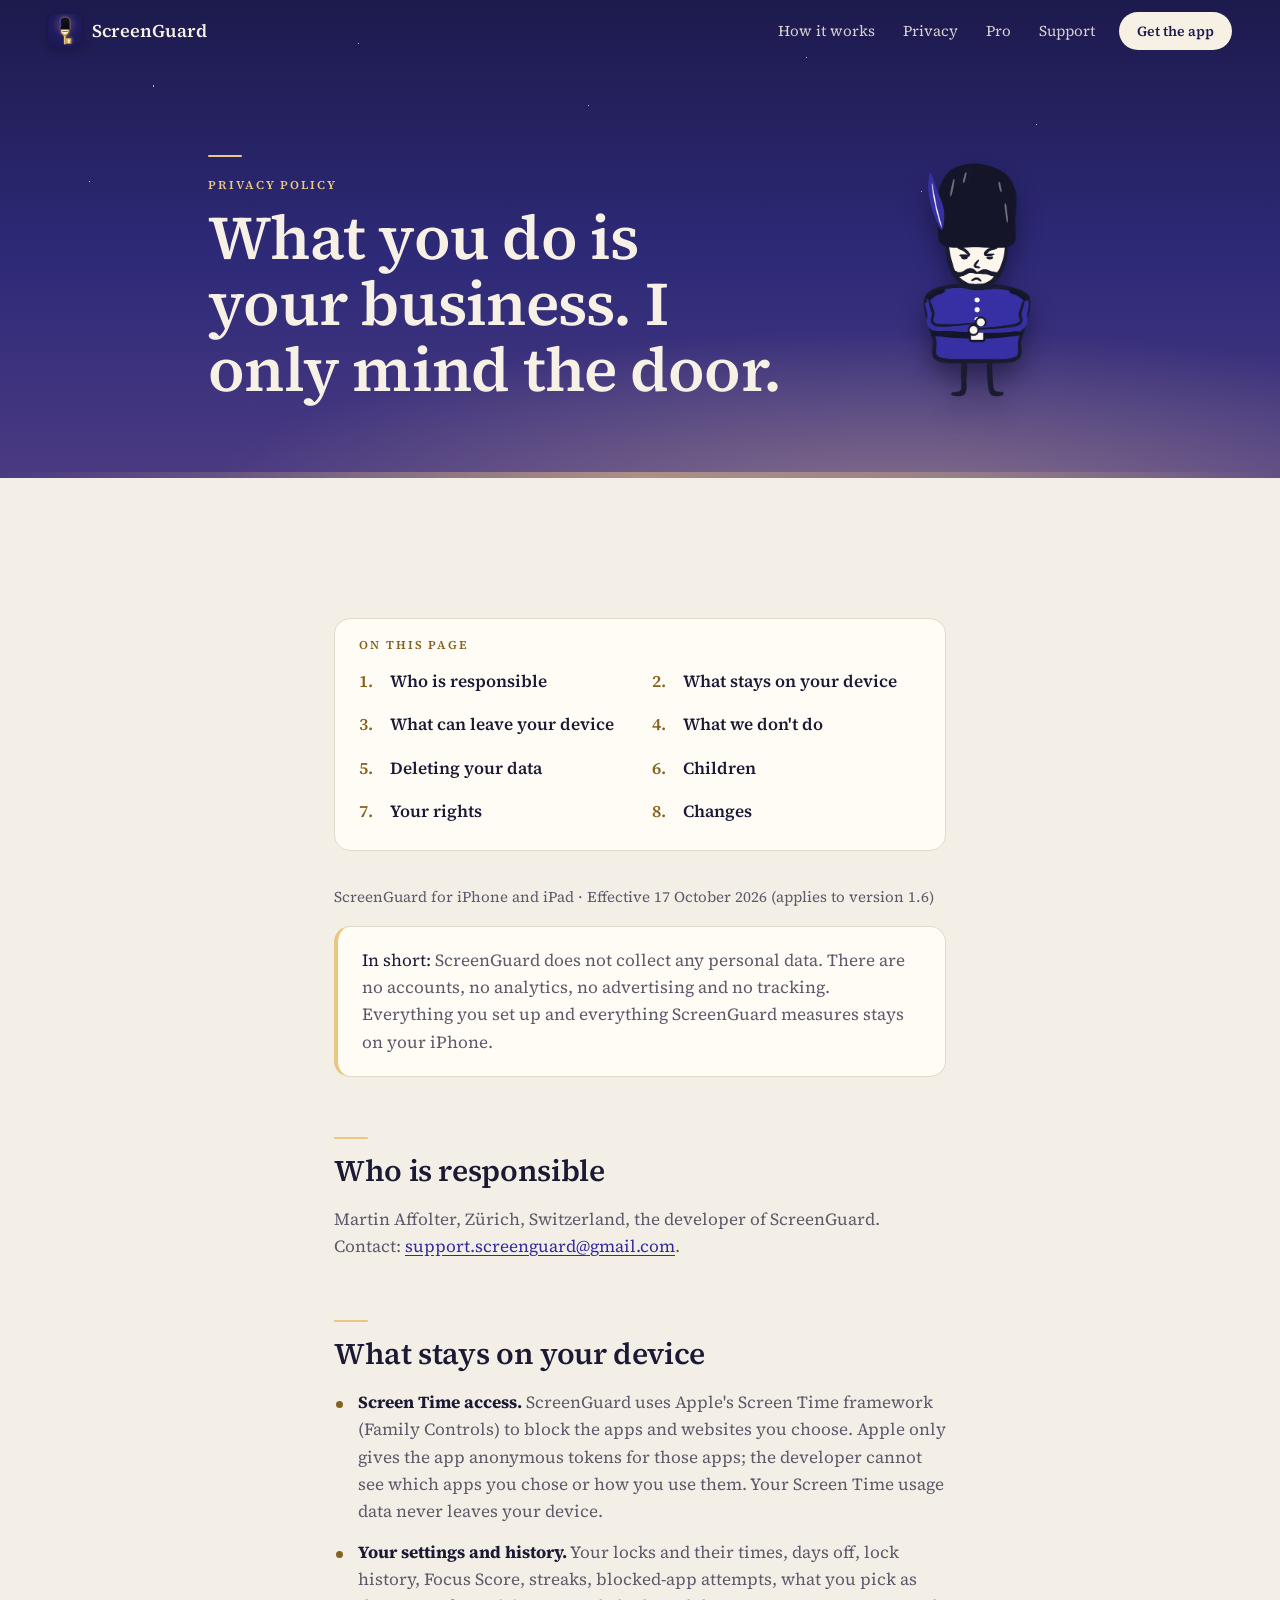
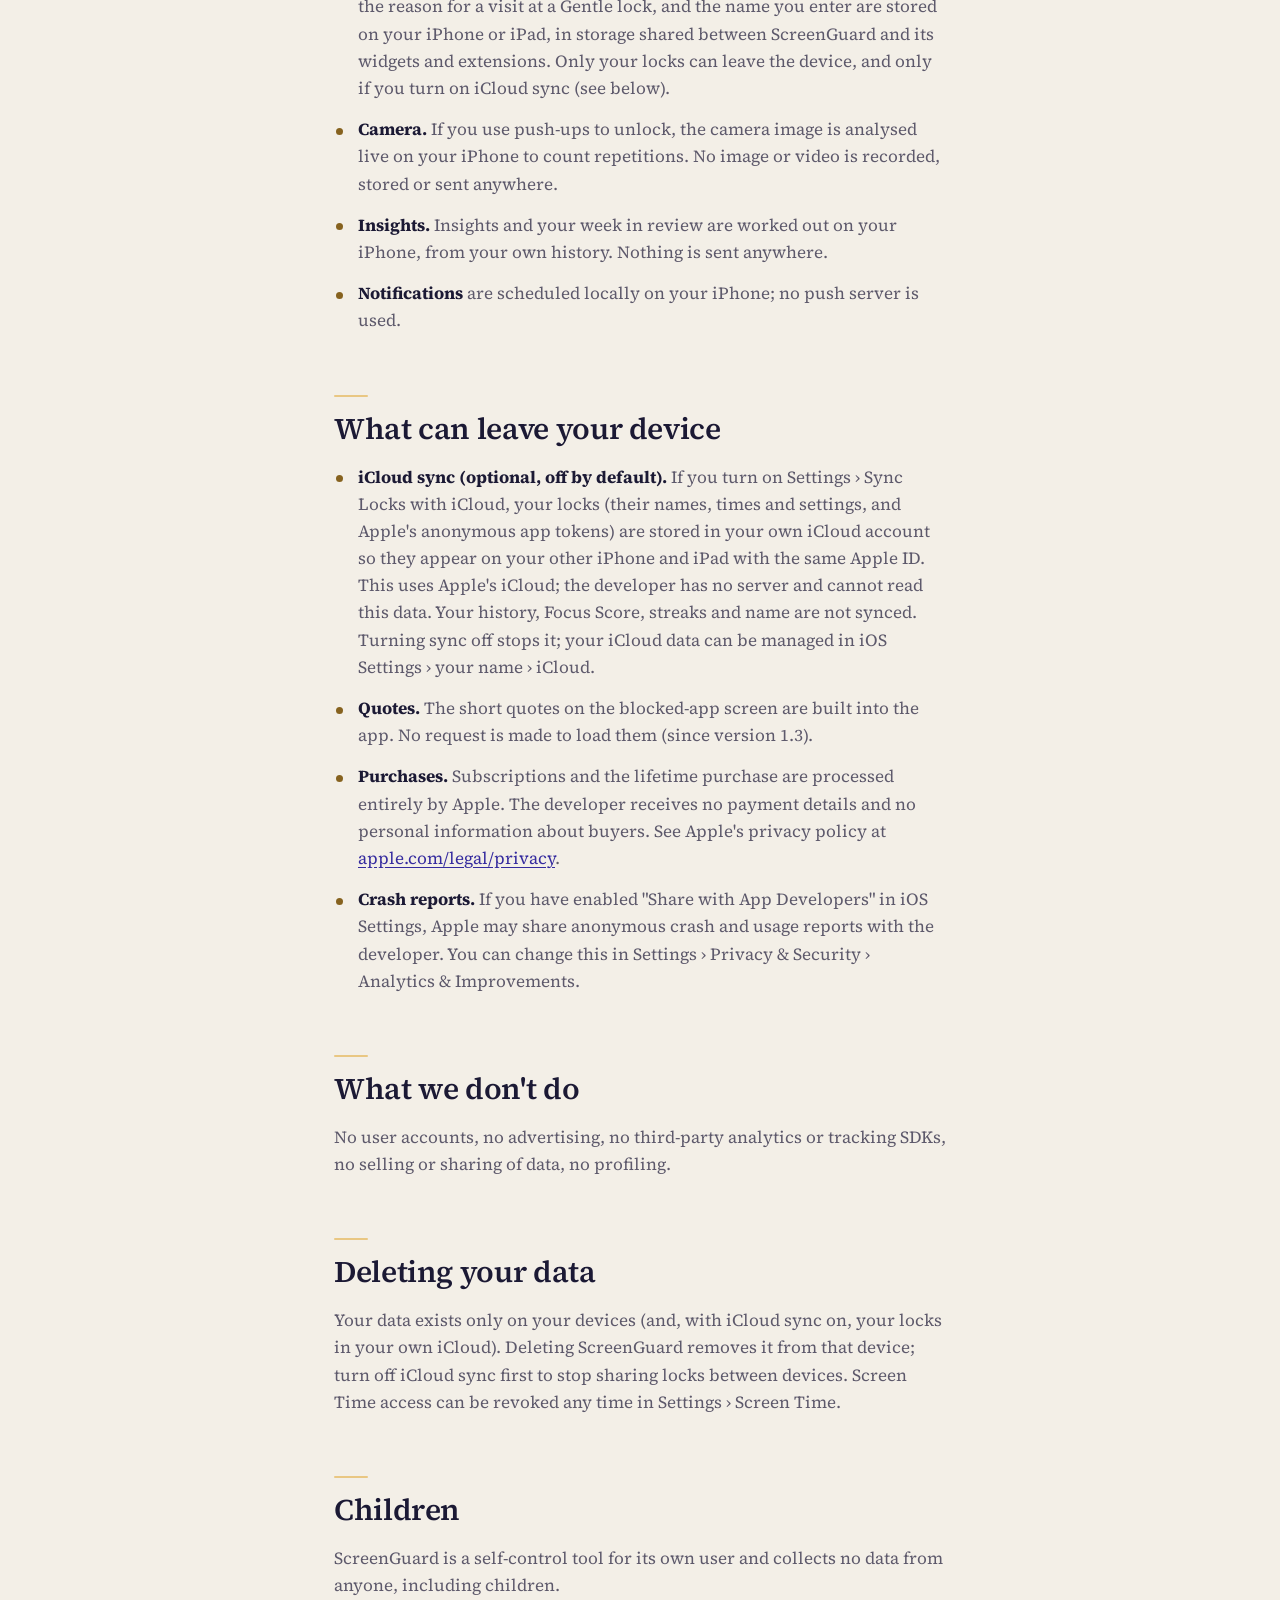
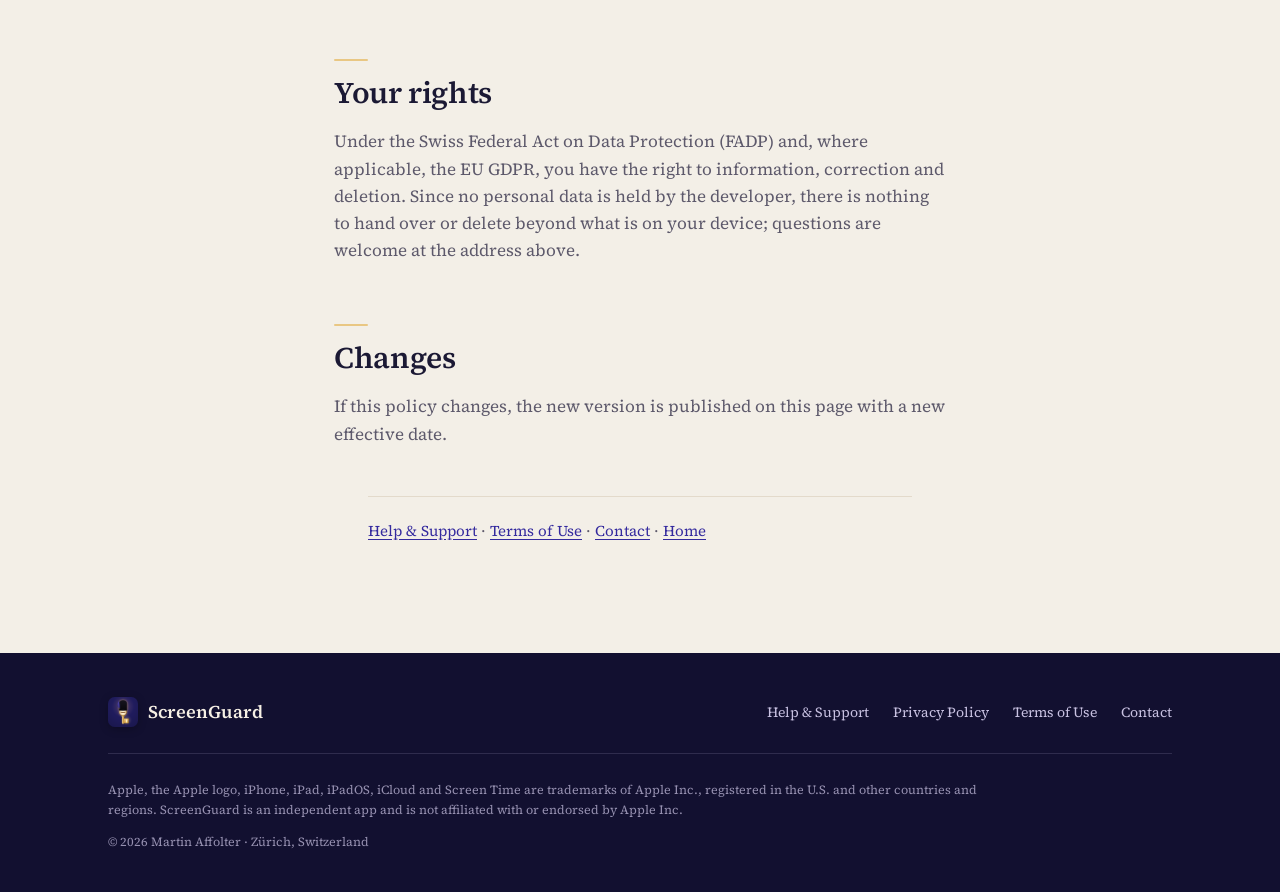
<file: privacy.html>
<!doctype html>
<html lang="en">
<head>
<meta charset="utf-8"><meta name="viewport" content="width=device-width, initial-scale=1, viewport-fit=cover">
<title>ScreenGuard Privacy Policy</title>
<meta name="description" content="ScreenGuard does not collect your data. Everything stays on your iPhone.">
<link rel="icon" href="assets/icon-64.png">
<link rel="apple-touch-icon" href="assets/icon-180.png">
<meta name="theme-color" content="#1D1A4D">
<link rel="stylesheet" href="landing.css?v=345cbb15">
<link rel="stylesheet" href="sub.css?v=7fa8bb2f">
<script>document.documentElement.classList.add('js')</script>
</head>
<body class="sub">

<header class="nav" id="nav">
  <a class="brand" href="index.html" aria-label="ScreenGuard, home">
    <img src="assets/icon-64.png" width="34" height="34" alt="">
    <span>ScreenGuard</span>
  </a>
  <nav aria-label="Sections">
    <a href="index.html#tour">How it works</a>
    <a href="index.html#privacy">Privacy</a>
    <a href="index.html#pro">Pro</a>
    <a href="support.html">Support</a>
  </nav>
  <a class="btn btn-small" href="https://apps.apple.com/app/id6760020453">Get the app</a>
</header>

<main id="top">
<section class="dusk subhead">
  <div class="wrap subhead-in">
    <div class="subhead-copy">
      <p class="rule" aria-hidden="true"></p>
      <p class="kicker">Privacy Policy</p>
      <h1 data-write>What you do is your business. I only mind the door.</h1>
    </div>
    <div class="lampgardi" aria-hidden="true"><img src="assets/g/still-stern.webp" width="482" height="640" alt=""></div>
  </div>
</section>

<section class="paper subbody">
  <div class="wrap narrow">
    <nav class="toc" id="toc" aria-label="On this page" hidden><p class="card-k">On this page</p><ol></ol></nav>
    <div class="prose">
<p class="muted eff">ScreenGuard for iPhone and iPad · Effective 17 October 2026 (applies to version 1.6)</p>

<div class="card short"><strong>In short:</strong> ScreenGuard does not collect any personal data. There are no accounts, no analytics, no advertising and no tracking. Everything you set up and everything ScreenGuard measures stays on your iPhone.</div>

<h2>Who is responsible</h2>
<p>Martin Affolter, Zürich, Switzerland, the developer of ScreenGuard. Contact: <a href="mailto:support.screenguard@gmail.com">support.screenguard@gmail.com</a>.</p>

<h2>What stays on your device</h2>
<ul>
<li><strong>Screen Time access.</strong> ScreenGuard uses Apple's Screen Time framework (Family Controls) to block the apps and websites you choose. Apple only gives the app anonymous tokens for those apps; the developer cannot see which apps you chose or how you use them. Your Screen Time usage data never leaves your device.</li>
<li><strong>Your settings and history.</strong> Your locks and their times, days off, lock history, Focus Score, streaks, blocked-app attempts, what you pick as the reason for a visit at a Gentle lock, and the name you enter are stored on your iPhone or iPad, in storage shared between ScreenGuard and its widgets and extensions. Only your locks can leave the device, and only if you turn on iCloud sync (see below).</li>
<li><strong>Camera.</strong> If you use push-ups to unlock, the camera image is analysed live on your iPhone to count repetitions. No image or video is recorded, stored or sent anywhere.</li>
<li><strong>Insights.</strong> Insights and your week in review are worked out on your iPhone, from your own history. Nothing is sent anywhere.</li>
<li><strong>Notifications</strong> are scheduled locally on your iPhone; no push server is used.</li>
</ul>

<h2>What can leave your device</h2>
<ul>
<li><strong>iCloud sync (optional, off by default).</strong> If you turn on Settings › Sync Locks with iCloud, your locks (their names, times and settings, and Apple's anonymous app tokens) are stored in your own iCloud account so they appear on your other iPhone and iPad with the same Apple ID. This uses Apple's iCloud; the developer has no server and cannot read this data. Your history, Focus Score, streaks and name are not synced. Turning sync off stops it; your iCloud data can be managed in iOS Settings › your name › iCloud.</li>
<li><strong>Quotes.</strong> The short quotes on the blocked-app screen are built into the app. No request is made to load them (since version 1.3).</li>
<li><strong>Purchases.</strong> Subscriptions and the lifetime purchase are processed entirely by Apple. The developer receives no payment details and no personal information about buyers. See Apple's privacy policy at <a href="https://www.apple.com/legal/privacy/">apple.com/legal/privacy</a>.</li>
<li><strong>Crash reports.</strong> If you have enabled "Share with App Developers" in iOS Settings, Apple may share anonymous crash and usage reports with the developer. You can change this in Settings › Privacy &amp; Security › Analytics &amp; Improvements.</li>
</ul>

<h2>What we don't do</h2>
<p>No user accounts, no advertising, no third-party analytics or tracking SDKs, no selling or sharing of data, no profiling.</p>

<h2>Deleting your data</h2>
<p>Your data exists only on your devices (and, with iCloud sync on, your locks in your own iCloud). Deleting ScreenGuard removes it from that device; turn off iCloud sync first to stop sharing locks between devices. Screen Time access can be revoked any time in Settings › Screen Time.</p>

<h2>Children</h2>
<p>ScreenGuard is a self-control tool for its own user and collects no data from anyone, including children.</p>

<h2>Your rights</h2>
<p>Under the Swiss Federal Act on Data Protection (FADP) and, where applicable, the EU GDPR, you have the right to information, correction and deletion. Since no personal data is held by the developer, there is nothing to hand over or delete beyond what is on your device; questions are welcome at the address above.</p>

<h2>Changes</h2>
<p>If this policy changes, the new version is published on this page with a new effective date.</p>

    </div>
    <p class="back"><a href="support.html">Help &amp; Support</a> · <a href="https://www.apple.com/legal/internet-services/itunes/dev/stdeula/">Terms of Use</a> · <a href="mailto:support.screenguard@gmail.com">Contact</a> · <a href="index.html">Home</a></p>
  </div>
</section>

<footer class="foot">
  <div class="wrap">
    <div class="foot-top">
      <a class="brand" href="index.html"><img src="assets/icon-64.png" width="30" height="30" alt=""><span>ScreenGuard</span></a>
      <nav aria-label="Footer">
        <a href="support.html">Help &amp; Support</a>
        <a href="privacy.html">Privacy Policy</a>
        <a href="https://www.apple.com/legal/internet-services/itunes/dev/stdeula/">Terms of Use</a>
        <a href="mailto:support.screenguard@gmail.com">Contact</a>
      </nav>
    </div>
    <p class="legal">Apple, the Apple logo, iPhone, iPad, iPadOS, iCloud and Screen Time are trademarks of Apple Inc., registered in the U.S. and other countries and regions. ScreenGuard is an independent app and is not affiliated with or endorsed by Apple Inc.</p>
    <p class="legal">© 2026 Martin Affolter · Zürich, Switzerland</p>
  </div>
</footer>

<script src="sub.js?v=de2863a4" defer></script>
</body>
</html>
</file>
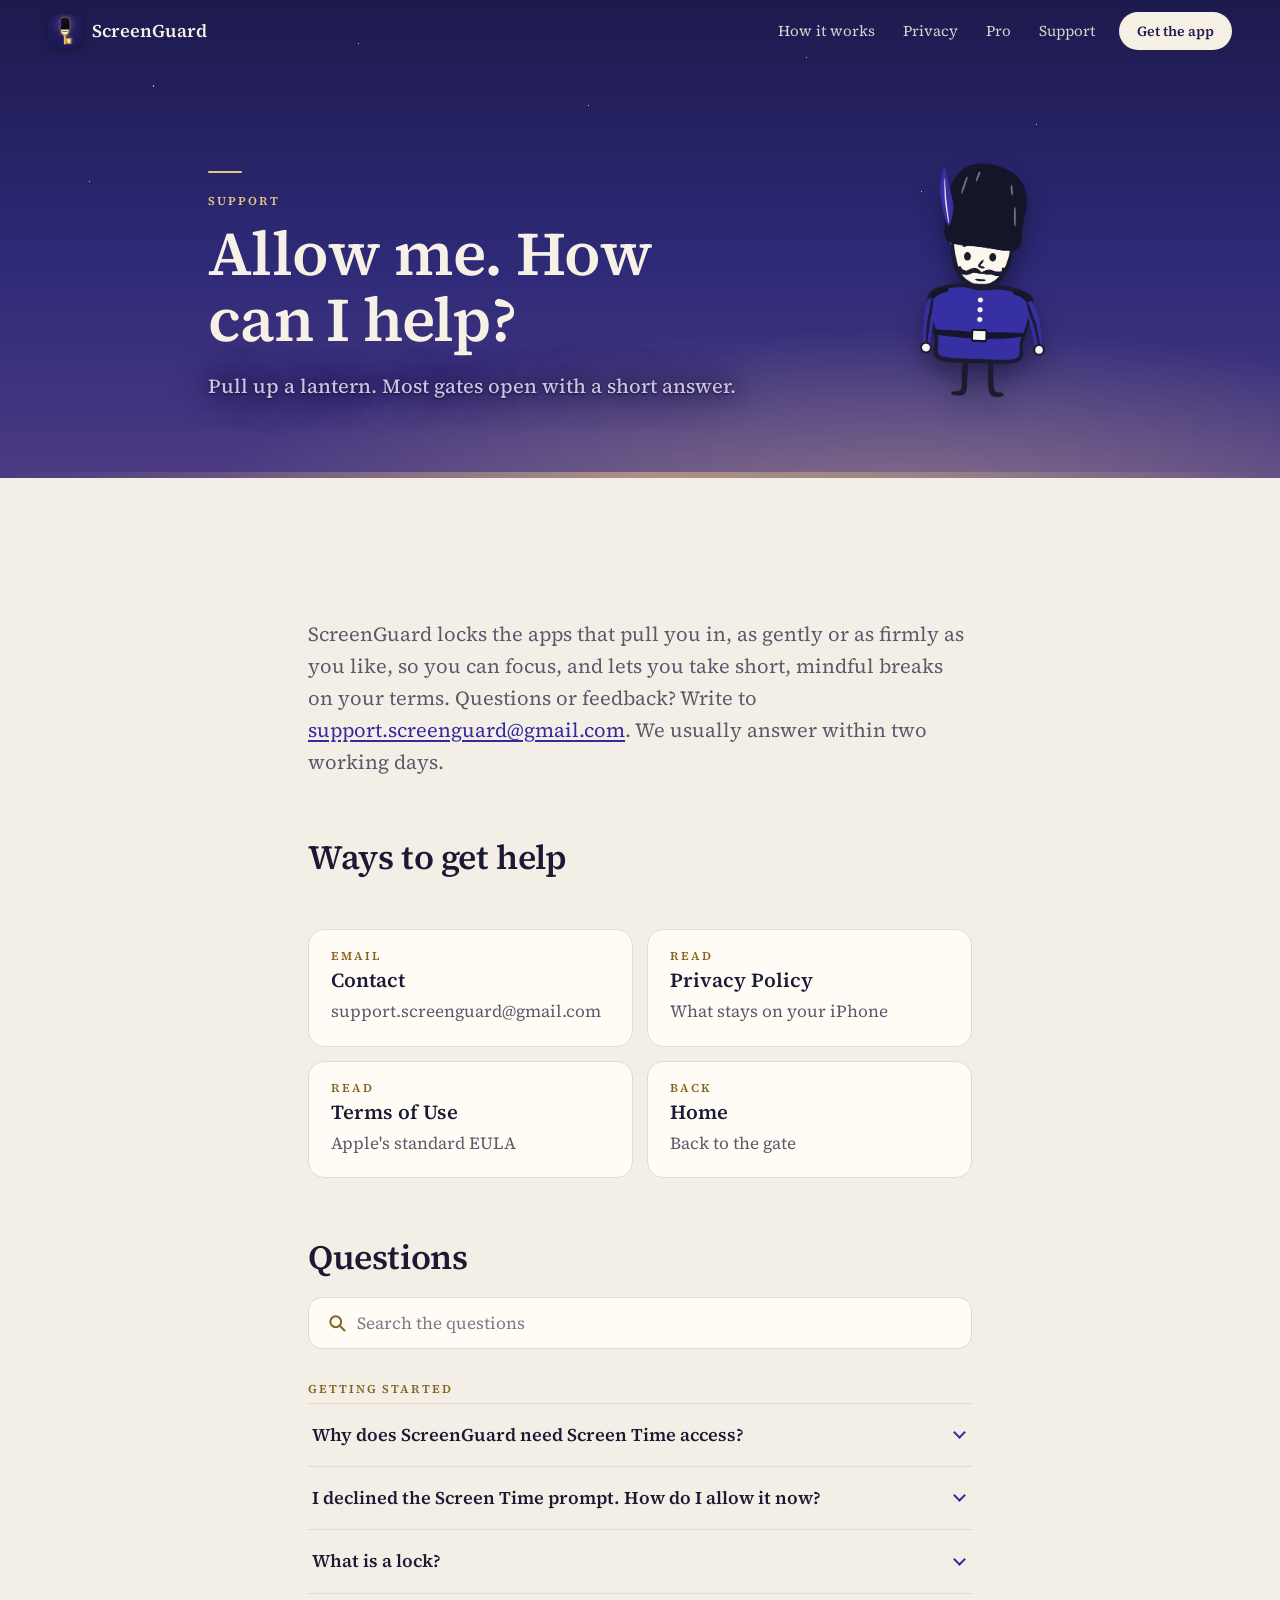
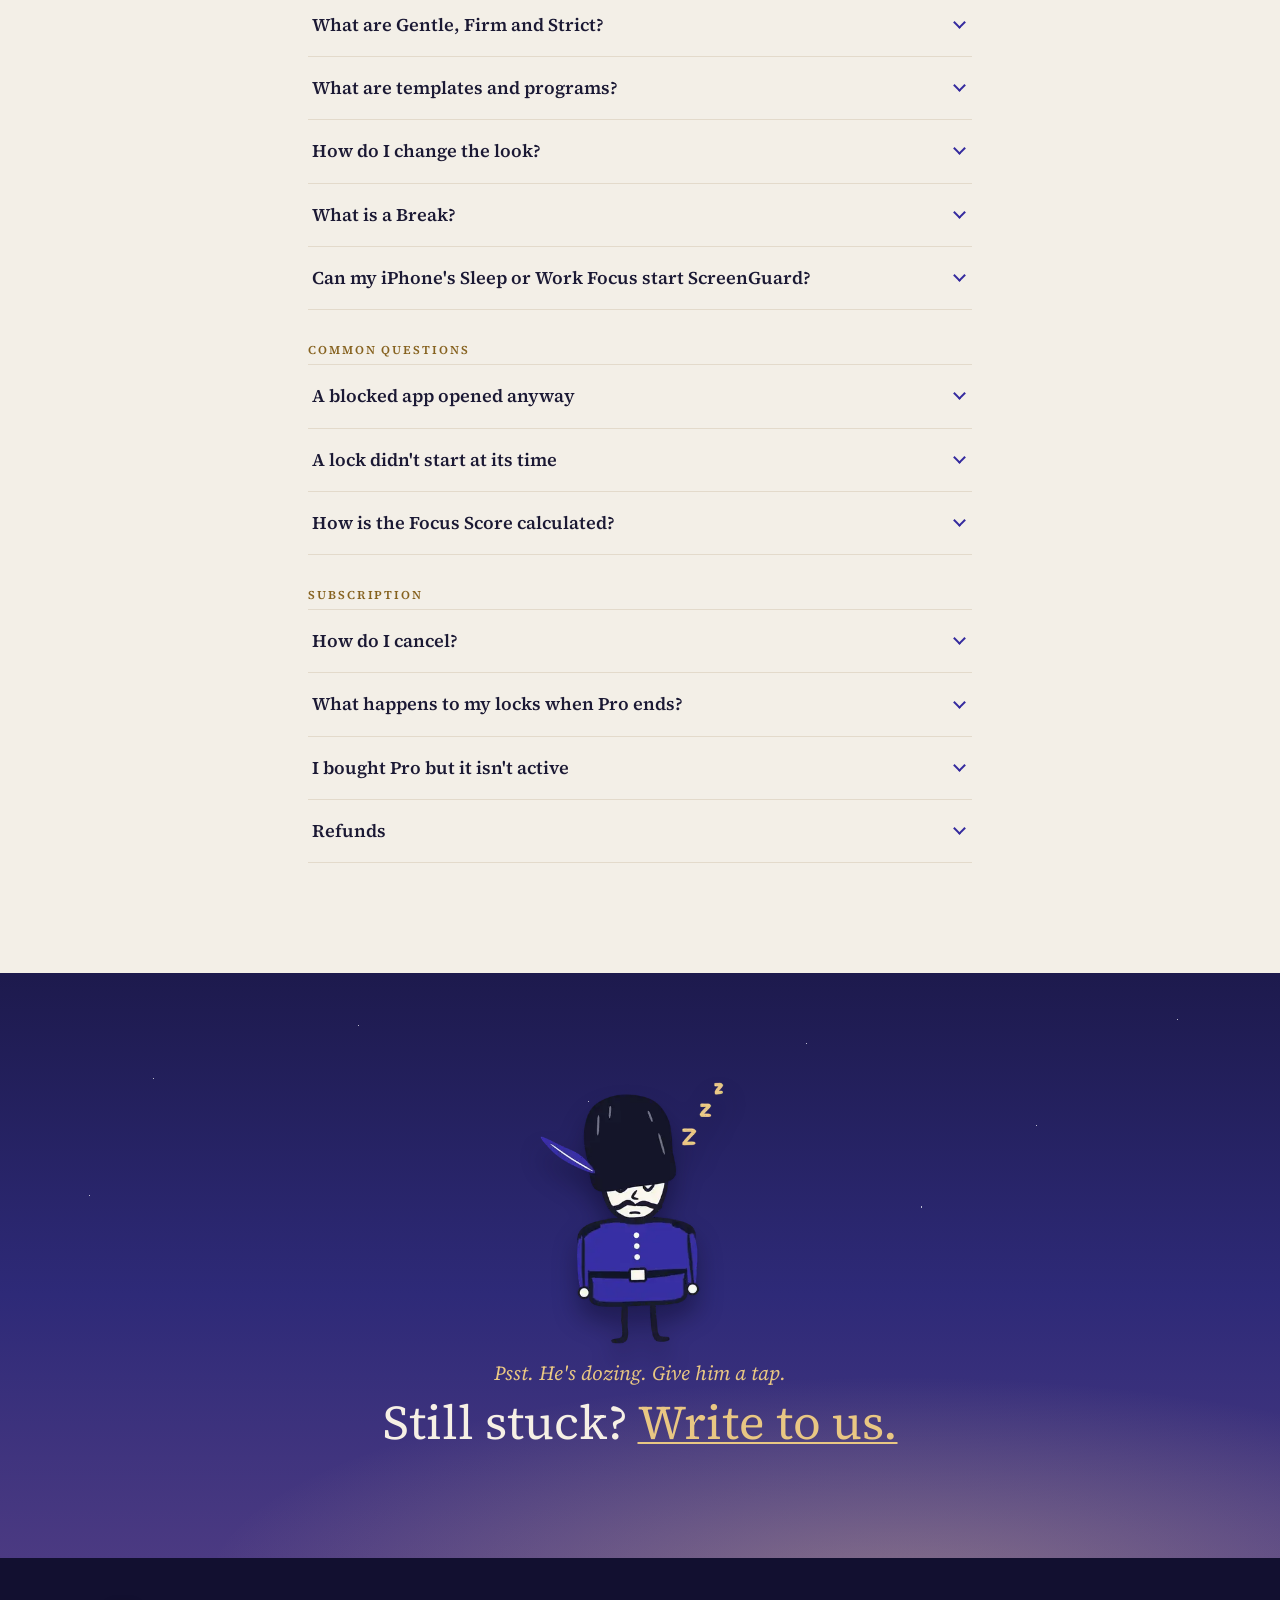
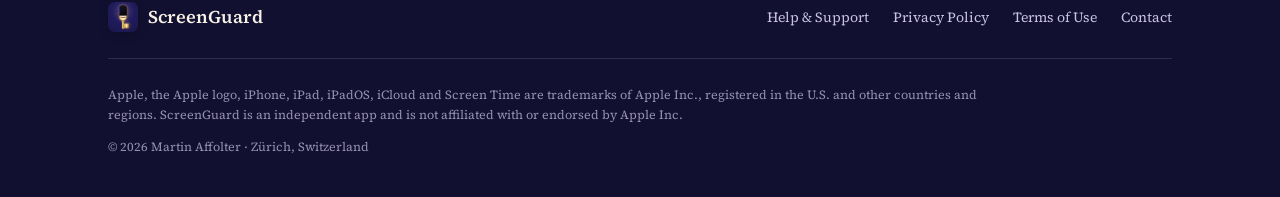
<file: support.html>
<!doctype html>
<html lang="en">
<head>
<meta charset="utf-8"><meta name="viewport" content="width=device-width, initial-scale=1, viewport-fit=cover">
<title>ScreenGuard Support</title>
<meta name="description" content="Help and support for ScreenGuard, the calm app blocker for iPhone and iPad.">
<link rel="icon" href="assets/icon-64.png">
<link rel="apple-touch-icon" href="assets/icon-180.png">
<meta name="theme-color" content="#1D1A4D">
<link rel="stylesheet" href="landing.css?v=345cbb15">
<link rel="stylesheet" href="sub.css?v=7fa8bb2f">
<script>document.documentElement.classList.add('js')</script>
</head>
<body class="sub">

<header class="nav" id="nav">
  <a class="brand" href="index.html" aria-label="ScreenGuard, home">
    <img src="assets/icon-64.png" width="34" height="34" alt="">
    <span>ScreenGuard</span>
  </a>
  <nav aria-label="Sections">
    <a href="index.html#tour">How it works</a>
    <a href="index.html#privacy">Privacy</a>
    <a href="index.html#pro">Pro</a>
    <a href="support.html" aria-current="page">Support</a>
  </nav>
  <a class="btn btn-small" href="https://apps.apple.com/app/id6760020453">Get the app</a>
</header>

<main id="top">
<section class="dusk subhead">
  <div class="wrap subhead-in">
    <div class="subhead-copy">
      <p class="rule" aria-hidden="true"></p>
      <p class="kicker">Support</p>
      <h1 data-write>Allow me. How can I help?</h1>
      <p class="lede">Pull up a lantern. Most gates open with a short answer.</p>
    </div>
    <div class="lampgardi" aria-hidden="true"><img src="assets/g/still-curious.webp" width="482" height="640" alt=""></div>
  </div>
</section>

<section class="paper subbody">
  <div class="wrap narrow">
    <p class="intro">ScreenGuard locks the apps that pull you in, as gently or as firmly as you like, so you can focus, and lets you take short, mindful breaks on your terms. Questions or feedback? Write to <a href="mailto:support.screenguard@gmail.com">support.screenguard@gmail.com</a>. We usually answer within two working days.</p>

    <h2 class="sub-h">Ways to get help</h2>
    <div class="cards">
      <a class="card" href="mailto:support.screenguard@gmail.com"><span class="card-k">Email</span><strong>Contact</strong><span>support.screenguard@gmail.com</span></a>
      <a class="card" href="privacy.html"><span class="card-k">Read</span><strong>Privacy Policy</strong><span>What stays on your iPhone</span></a>
      <a class="card" href="https://www.apple.com/legal/internet-services/itunes/dev/stdeula/"><span class="card-k">Read</span><strong>Terms of Use</strong><span>Apple's standard EULA</span></a>
      <a class="card" href="index.html"><span class="card-k">Back</span><strong>Home</strong><span>Back to the gate</span></a>
    </div>

    <h2 class="sub-h">Questions</h2>
    <label class="search"><span class="vh">Search the questions</span>
      <input id="q" type="search" placeholder="Search the questions" autocomplete="off" enterkeyhint="search"></label>
    <p class="none" id="none" role="status" hidden>Nothing by that name at this gate.</p>
    <section class="qgroup"><h3 class="group-h">Getting started</h3>
<details><summary>Why does ScreenGuard need Screen Time access?</summary>
<p>Blocking apps on iPhone is only possible through Apple's Screen Time framework. When you allow access, ScreenGuard can shield the apps you choose. Your data never leaves your iPhone; see the <a href="privacy.html">privacy policy</a>.</p></details>
<details><summary>I declined the Screen Time prompt. How do I allow it now?</summary>
<p>Open ScreenGuard; it shows a button to ask again. If that doesn't appear, go to iPhone Settings › Screen Time › Apps with Screen Time Access and turn on ScreenGuard.</p></details>
<details><summary>What is a lock?</summary>
<p>A <strong>lock</strong> is a group of apps and when they're locked. There are three kinds: <strong>for a set time</strong> (now, or automatically at set times), <strong>all the time</strong> (with short Breaks when you need one, and optional free times like lunch), and a <strong>daily time limit</strong> (one shared amount of time a day for the group). Every lock also has a strength: Gentle, Firm or Strict. You find your locks on the Locks page.</p></details>
<details><summary>What are Gentle, Firm and Strict?</summary>
<p>They are a lock's strength. <strong>Gentle</strong>: the app isn't blocked. Gardi asks you to take a breath and say what you came for, then lets you in for a few minutes. Turning back counts as a win. <strong>Firm</strong>: the apps stay locked, with short Breaks when you really need one. <strong>Strict</strong> (Pro): a lock you can't end early, pause, weaken or take a Break from until it ends by itself (up to 24 hours). A Gentle lock's visit limit is a Pro setting.</p></details>
<details><summary>What are templates and programs?</summary>
<p>Templates like Deep work, Evenings off and Sleep fill in a lock for you; you only pick the apps. Programs run over several days with Gardi as your coach, like the 7-day reset. The 7-day reset is free, the other programs are Pro.</p></details>
<details><summary>How do I change the look?</summary>
<p>Settings › Colors &amp; Icon. Choose Dusk, Porcelain or Daybreak, then an accent color, a font and an app icon.</p></details>
<details><summary>What is a Break?</summary>
<p>A <strong>Break</strong> opens the apps of an always-on lock for a few minutes, after a short breathing pause, and locks them again automatically. You choose how many Breaks you get a day in Settings › Daily Goal &amp; Breaks.</p></details>
<details><summary>Can my iPhone's Sleep or Work Focus start ScreenGuard?</summary>
<p>Yes. In iPhone Settings › Focus, choose a Focus (for example Sleep), tap Add Filter, choose ScreenGuard and pick a lock. Its apps are locked while that Focus is on.</p></details>

    </section>
    <section class="qgroup"><h3 class="group-h">Common questions</h3>
<details><summary>A blocked app opened anyway</summary>
<p>Make sure Screen Time access is still on (Settings › Screen Time › Apps with Screen Time Access) and that the app is in the lock that's running. iOS sometimes needs a few seconds to apply a new block.</p></details>
<details><summary>A lock didn't start at its time</summary>
<p>Check that the time is switched on in the lock, that today isn't a day off, and that you didn't unlock it early earlier in the same window. iOS allows ScreenGuard at most 14 lock times in total.</p></details>
<details><summary>How is the Focus Score calculated?</summary>
<p>Tap the ⓘ next to your score in the app. In short: Focus time (50), follow-through (20), restraint (20) and letting your planned locks run (10). Every way of locking counts as Focus time between 7:00 and 23:00: locks you start, locks at set times, always-locked apps (minus Breaks and free times) and daily time limits once they're used up. Each Break costs a few points, a little more each time.</p></details>

    </section>
    <section class="qgroup"><h3 class="group-h">Subscription</h3>
<details><summary>How do I cancel?</summary>
<p>Settings › your name › Subscriptions › ScreenGuard Pro › Cancel Subscription. You keep Pro until the end of the period you paid for.</p></details>
<details><summary>What happens to my locks when Pro ends?</summary>
<p>Extra locks pause instead of being deleted, and Pro brings them back.</p></details>
<details><summary>I bought Pro but it isn't active</summary>
<p>In ScreenGuard open Settings › ScreenGuard Pro and tap Restore Purchases, signed in with the Apple Account you bought with.</p></details>
<details><summary>Refunds</summary>
<p>Purchases are handled by Apple. Request a refund at <a href="https://reportaproblem.apple.com">reportaproblem.apple.com</a>.</p></details>

    </section>
  </div>
</section>

<section class="dusk final subfinal">
  <div class="wrap narrow center">
    <img class="final-gardi" id="doze" src="assets/g/doze.webp" width="482" height="675" alt="">
    <p class="quote" id="hint">Psst. He's dozing. Give him a tap.</p>
    <p class="display">Still stuck? <a href="mailto:support.screenguard@gmail.com">Write to us.</a></p>
  </div>
</section>

<footer class="foot">
  <div class="wrap">
    <div class="foot-top">
      <a class="brand" href="index.html"><img src="assets/icon-64.png" width="30" height="30" alt=""><span>ScreenGuard</span></a>
      <nav aria-label="Footer">
        <a href="support.html">Help &amp; Support</a>
        <a href="privacy.html">Privacy Policy</a>
        <a href="https://www.apple.com/legal/internet-services/itunes/dev/stdeula/">Terms of Use</a>
        <a href="mailto:support.screenguard@gmail.com">Contact</a>
      </nav>
    </div>
    <p class="legal">Apple, the Apple logo, iPhone, iPad, iPadOS, iCloud and Screen Time are trademarks of Apple Inc., registered in the U.S. and other countries and regions. ScreenGuard is an independent app and is not affiliated with or endorsed by Apple Inc.</p>
    <p class="legal">© 2026 Martin Affolter · Zürich, Switzerland</p>
  </div>
</footer>

<script src="sub.js?v=de2863a4" defer></script>
</body>
</html>
</file>
<file: landing.css>
/* ScreenGuard landing page, "Dusk". No dependencies. */
@font-face { font-family:"SG Serif"; src:url(assets/fonts/source-serif-4.woff2) format("woff2"); font-weight:200 900; font-style:normal; font-display:swap; }
@font-face { font-family:"SG Serif"; src:url(assets/fonts/source-serif-4-italic.woff2) format("woff2"); font-weight:200 900; font-style:italic; font-display:swap; }
:root {
  --canvas:#F3EFE7; --surface:#FFFCF6; --surface-low:#FBF6EC; --inset:#EEE8DD; --rule:#E3DACB;
  --ink:#1B1934; --pencil:#5D596B; --accent:#342A9E; --accent-fill:#342A9E; --brass:#86621F;
  --sky-top:#1D1A4D; --sky-mid:#2E2A78; --sky-low:#4B3A82; --lamp:#F4D59A;
  --cream:#F6F0E5; --cream-soft:#C9C2E2; --brass-light:#E9C783; --night-ink:#1D1A4D;
  --shadow:42,36,112;
  /* Serif everywhere, like the app: New York on Apple devices (ui-serif), Source Serif 4 elsewhere (OFL, assets/fonts) */
  --serif: ui-serif, "New York", "SG Serif", Georgia, serif;
  --ease: cubic-bezier(.2,.7,.2,1);
  --gutter: clamp(20px, 5vw, 48px);
  --hh: max(100svh, 620px);
}
@media (prefers-color-scheme: dark) {
  :root {
    --canvas:#0F1226; --surface:#181C36; --surface-low:#151831; --inset:#242845; --rule:#2B3051;
    --ink:#EEE9DF; --pencil:#A9A8C0; --accent:#ADA7FA; --accent-fill:#5048C8; --brass:#DDB66B;
    --sky-top:#15143D; --sky-mid:#252170; --sky-low:#3A2E78; --shadow:0,0,0;
  }
}

*, *::before, *::after { box-sizing: border-box; }
html { scroll-behavior: smooth; -webkit-text-size-adjust: 100%; }
body { margin:0; background:var(--sky-top); color:var(--ink); font:17px/1.6 var(--serif); -webkit-font-smoothing:antialiased; overflow-x:hidden; }
img { max-width:100%; height:auto; display:block; }
a { color:var(--accent); text-underline-offset:3px; }
h1, h2, h3 { font-family:var(--serif); font-weight:600; letter-spacing:-.012em; margin:0; text-wrap:balance; }
p { margin:0; text-wrap:pretty; }
ul, ol { margin:0; padding:0; list-style:none; }
:focus-visible { outline:2px solid var(--brass-light); outline-offset:3px; border-radius:6px; }

.wrap { width:100%; max-width:1160px; margin:0 auto; padding:0 var(--gutter); }
.narrow { max-width:760px; margin-inline:auto; }
.center { text-align:center; }
.small { font-size:15px; color:var(--pencil); }

.kicker { font:600 12px/1 var(--serif); letter-spacing:.16em; text-transform:uppercase; color:var(--brass); margin-bottom:18px; }
.display { font-size:clamp(34px, 5.2vw, 60px); line-height:1.06; }
.body-l { font-size:clamp(18px, 1.7vw, 21px); line-height:1.55; color:var(--pencil); margin-top:22px; }
.rule { width:34px; height:2px; background:var(--brass-light); border-radius:2px; margin:0 0 22px; }
.center .rule { margin-inline:auto; }

/* ── Buttons ── */
.btn { display:inline-flex; align-items:center; justify-content:center; min-height:54px; padding:0 30px; border-radius:999px; font:600 17px/1 var(--serif); text-decoration:none; transition:transform .25s var(--ease), box-shadow .25s var(--ease), background .25s; white-space:nowrap; }
.btn:hover { transform:translateY(-2px); }
.btn:active { transform:translateY(0) scale(.98); }
.btn-cream { background:var(--cream); color:var(--night-ink); box-shadow:0 10px 30px rgba(10,8,40,.35), inset 0 -2px 0 rgba(29,26,77,.08); }
.btn-cream:hover { box-shadow:0 16px 40px rgba(10,8,40,.45), 0 0 0 6px rgba(244,213,154,.14); }
.btn-small { min-height:38px; padding:0 18px; font-size:14px; background:var(--cream); color:var(--night-ink); }

/* ── Nav ── */
.nav { position:fixed; inset:0 0 auto 0; z-index:50; display:flex; align-items:center; gap:24px; padding:12px var(--gutter); padding-top:max(12px, env(safe-area-inset-top)); transition:background .35s, box-shadow .35s, color .35s; color:var(--cream); }
.nav nav { display:flex; gap:28px; margin-left:auto; }
.nav nav a { color:inherit; text-decoration:none; font-size:15px; opacity:.86; transition:opacity .2s; }
.nav nav a:hover { opacity:1; }
.brand { display:inline-flex; align-items:center; gap:10px; color:inherit; text-decoration:none; font:600 18px/1 var(--serif); }
.brand img { border-radius:22%; box-shadow:0 2px 8px rgba(0,0,0,.25); }
.nav.solid { background:color-mix(in srgb, var(--canvas) 82%, transparent); -webkit-backdrop-filter:saturate(1.4) blur(18px); backdrop-filter:saturate(1.4) blur(18px); box-shadow:0 1px 0 var(--rule); color:var(--ink); }
.nav.solid .btn-small { background:var(--accent-fill); color:#fff; }
@media (max-width:760px) { .nav nav { display:none; } .nav .btn-small { margin-left:auto; } }

/* ── Hero ── */
.hero { position:relative; height:var(--hh); overflow:hidden; background:var(--sky-top); color:var(--cream); --hp:0; }
.scene { position:absolute; bottom:0;
  --sw: max(100vw, calc(var(--hh) * 1.3808));
  width:var(--sw); height:max(var(--hh), calc(100vw / 1.3808));
  left:min(0px, calc(50vw - var(--sw) * .172));
  transform:translate3d(0, calc(var(--hp) * 90px), 0) scale(calc(1 + var(--hp) * .05)); transform-origin:17% 80%; will-change:transform; }
.scene-art { width:100%; height:100%; object-fit:cover; }
.scene-front { pointer-events:none; transform:translate3d(0, calc(var(--hp) * 40px), 0); }
.lamp { position:absolute; width:16%; aspect-ratio:1; border-radius:50%; translate:-50% -50%; background:radial-gradient(circle, rgba(244,213,154,.42), rgba(244,213,154,.12) 38%, transparent 68%); mix-blend-mode:screen; animation:flicker 5.5s ease-in-out infinite; }
.lamp-a { left:2.9%; top:42%; }
.lamp-b { left:31.2%; top:42%; animation-delay:-2.3s; }
@keyframes flicker { 0%,100% { opacity:.75; scale:1; } 42% { opacity:1; scale:1.06; } 47% { opacity:.82; } 53% { opacity:1; } 78% { opacity:.7; scale:.97; } }

.gardi { position:absolute; left:17.2%; bottom:13.5%; height:41%; aspect-ratio:756/1329; translate:-50% 0; padding:0; border:0; background:none; cursor:pointer; pointer-events:auto; -webkit-tap-highlight-color:transparent; filter:drop-shadow(0 18px 14px rgba(8,6,30,.45)); transition:scale .3s var(--ease); }
.gardi:hover { scale:1.02; }
.gardi picture, .gardi img { width:100%; height:100%; object-fit:contain; }

.hero::after { content:""; position:absolute; inset:0; pointer-events:none; background:linear-gradient(180deg, rgba(21,18,60,.55) 0%, rgba(21,18,60,0) 34%), linear-gradient(0deg, rgba(21,18,60,.55) 0%, rgba(21,18,60,0) 22%); }
.hero-inner { position:relative; z-index:2; height:100%; display:flex; flex-direction:column; justify-content:center; gap:34px; padding:96px var(--gutter) 64px; margin-left:auto; width:min(56%, 720px); margin-right:max(0px, calc((100vw - 1260px) / 2));
  opacity:calc(1 - var(--hp) * 1.5); transform:translate3d(0, calc(var(--hp) * -70px), 0); }
.hero h1 { font-size:clamp(44px, 6.3vw, 86px); line-height:1.02; text-shadow:0 2px 30px rgba(15,12,50,.5); }
.lede { font-size:clamp(18px, 1.9vw, 23px); color:var(--cream); font-weight:500; margin-top:22px; max-width:28ch; text-shadow:0 1px 2px rgba(15,12,50,.9), 0 0 18px rgba(15,12,50,.85), 0 0 40px rgba(15,12,50,.6); }
.hero-note { font-size:14px; color:var(--cream-soft); margin-top:16px; letter-spacing:.01em; }
.hero-copy > *, .hero-cta > * { animation:rise 1s var(--ease) both; }
.hero-copy h1 { animation-delay:.12s; } .hero-copy .lede { animation-delay:.24s; }
.hero-cta > :first-child { animation-delay:.4s; } .hero-cta > :last-child { animation-delay:.5s; }
@keyframes rise { from { opacity:0; transform:translateY(22px); } }

.scroll-cue { position:absolute; z-index:3; left:50%; bottom:22px; width:26px; height:42px; translate:-50% 0; border:1.5px solid rgba(246,240,229,.5); border-radius:14px; opacity:calc(1 - var(--hp) * 6); }
.scroll-cue span { position:absolute; left:50%; top:8px; width:3px; height:8px; margin-left:-1.5px; border-radius:2px; background:var(--cream); animation:cue 2s var(--ease) infinite; }
@keyframes cue { 0% { opacity:0; transform:translateY(0); } 30% { opacity:1; } 100% { opacity:0; transform:translateY(14px); } }

@media (max-width:860px) {
  .hero-inner { width:100%; margin:0; justify-content:space-between; text-align:center; padding:92px var(--gutter) calc(40px + max(22px, env(safe-area-inset-bottom))); }
  .hero-copy .rule { margin-inline:auto; }
  .lede { margin-inline:auto; }
  .hero h1 { font-size:clamp(38px, 10.4vw, 60px); }
  .gardi { height:37%; bottom:19%; }
  .scroll-cue { display:none; }
  .hero-cta .btn { width:100%; max-width:360px; }
  .hero::after { background:linear-gradient(180deg, rgba(21,18,60,.82) 0%, rgba(21,18,60,.7) 30%, rgba(21,18,60,0) 50%), linear-gradient(0deg, rgba(21,18,60,.8) 0%, rgba(21,18,60,0) 26%); }
}

/* ── Paper sections ── */
.paper { background:var(--canvas); position:relative; padding:clamp(72px, 11vw, 140px) 0; }
.promise { border-radius:32px 32px 0 0; margin-top:-32px; z-index:3; }
.paper + .paper { padding-top:0; }
.dusk + .paper { padding-top:clamp(72px, 11vw, 140px); }

.chips { display:flex; flex-wrap:wrap; justify-content:center; gap:10px; margin-top:34px; }
.chips li { padding:9px 18px; border-radius:999px; background:var(--surface); border:1px solid var(--rule); font:600 14px/1.2 var(--serif); color:var(--accent); box-shadow:0 2px 8px rgba(var(--shadow),.05); }

.ticks { margin-top:22px; display:grid; gap:12px; }
.ticks li { position:relative; padding-left:30px; color:var(--pencil); }
.ticks li::before { content:""; position:absolute; left:2px; top:.42em; width:14px; height:8px; border-left:2px solid var(--brass); border-bottom:2px solid var(--brass); transform:rotate(-45deg) scale(.8); transform-origin:center; }
.ticks strong, .faq strong { color:var(--ink); }
.plain { margin-top:26px; display:grid; gap:14px; }
.plain li { padding-left:20px; position:relative; color:var(--cream-soft); }
.plain li::before { content:""; position:absolute; left:0; top:.68em; width:6px; height:6px; border-radius:50%; background:var(--brass-light); }

/* ── Phone ── */
.phone { --pw:280px; width:var(--pw); margin:0; padding:calc(var(--pw) * .032); border-radius:calc(var(--pw) * .175); background:linear-gradient(145deg, #2b2850, #0e0c22 60%); position:relative; flex:none;
  box-shadow:0 0 0 1px rgba(255,255,255,.08) inset, 0 40px 70px -20px rgba(var(--shadow),.45), 0 18px 30px -12px rgba(var(--shadow),.3); }
.phone img, .screens { width:100%; aspect-ratio:1320/2868; border-radius:calc(var(--pw) * .145); object-fit:cover; background:var(--sky-top); }
.phone::after { content:""; position:absolute; left:50%; top:calc(var(--pw) * .058); width:27%; height:calc(var(--pw) * .078); translate:-50% 0; background:#000; border-radius:999px; }
.screens { position:relative; overflow:hidden; }
.screens img { position:absolute; inset:0; height:100%; border-radius:0; opacity:0; transform:scale(1.04); transition:opacity .6s var(--ease), transform .9s var(--ease); }
.screens img.on { opacity:1; transform:none; }

/* ── Tour ── */
.tour-grid { display:grid; grid-template-columns:minmax(0, 1fr) minmax(0, 1fr); gap:clamp(32px, 6vw, 96px); }
.chapter { min-height:92vh; display:flex; flex-direction:column; justify-content:center; max-width:500px; opacity:.28; transition:opacity .5s var(--ease); }
.chapter.on { opacity:1; }
.chapter h2 { font-size:clamp(32px, 4.2vw, 52px); line-height:1.08; }
.chapter > p:not(.kicker) { font-size:19px; color:var(--pencil); margin-top:18px; }
.phone.inline { display:none; }
.stage-pin { position:sticky; top:0; height:100vh; display:flex; align-items:center; justify-content:center; gap:28px; }
.stage-glow { display:none; }
.phone.big { --pw:clamp(250px, 36vh, 340px); }
.pips { display:grid; gap:10px; position:relative; }
.pips li { width:6px; height:6px; border-radius:6px; background:var(--rule); transition:height .4s var(--ease), background .4s; }
.pips li.on { height:26px; background:var(--accent-fill); }
@media (max-width:860px) {
  .tour-grid { grid-template-columns:1fr; }
  .stage { display:none; }
  .chapter { min-height:0; opacity:1; max-width:none; padding:0 0 84px; align-items:center; text-align:center; }
  .chapter:last-child { padding-bottom:0; }
  .chapter .ticks { text-align:left; }
  .phone.inline { display:block; margin-top:36px; --pw:min(270px, 72vw); }
}

/* ── Dusk sections ── */
.dusk { position:relative; color:var(--cream); padding:clamp(80px, 12vw, 150px) 0; overflow:hidden;
  background:radial-gradient(90% 60% at 70% 105%, rgba(244,213,154,.34), transparent 60%), linear-gradient(180deg, var(--sky-top), var(--sky-mid) 55%, var(--sky-low)); }
.dusk::before { content:""; position:absolute; inset:0; opacity:.7; pointer-events:none;
  background-image:radial-gradient(1.2px 1.2px at 12% 18%, #fff 50%, transparent 51%), radial-gradient(1px 1px at 28% 9%, #fff 50%, transparent 51%), radial-gradient(1.4px 1.4px at 46% 22%, #fff 50%, transparent 51%), radial-gradient(1px 1px at 63% 12%, #fff 50%, transparent 51%), radial-gradient(1.2px 1.2px at 81% 26%, #fff 50%, transparent 51%), radial-gradient(1px 1px at 92% 8%, #fff 50%, transparent 51%), radial-gradient(1px 1px at 7% 38%, #fff 50%, transparent 51%), radial-gradient(1.2px 1.2px at 72% 40%, #fff 50%, transparent 51%); }
.dusk .wrap { position:relative; }
.dusk .body-l { color:var(--cream-soft); }

.split { display:grid; grid-template-columns:minmax(0, 1.05fr) minmax(0, .95fr); align-items:center; gap:clamp(32px, 6vw, 90px); }
.split.rev .split-copy { order:2; }
.duo { position:relative; height:clamp(500px, 62vw, 660px); --p:.5; }
.duo .phone { position:absolute; top:50%; left:50%; --pw:clamp(220px, 25vw, 290px); transform:translate(-50%, calc(-50% + (var(--p) - .5) * -40px)) rotate(-3deg); }
.island-card { position:absolute; left:50%; top:50%; width:clamp(250px, 30vw, 360px); aspect-ratio:4/1; border-radius:999px; background:#000 url(assets/screen-island.webp) 50% 35.6% / 100% auto no-repeat; box-shadow:0 0 0 1px rgba(255,255,255,.1) inset, 0 30px 50px -16px rgba(8,6,30,.7);
  transform:translate(calc(-50% + 16% + var(--p) * 14%), calc(-50% - 60% + (var(--p) - .5) * -120px)) rotate(4deg); }
@media (max-width:860px) {
  .split { grid-template-columns:1fr; text-align:center; }
  .split .rule { margin-inline:auto; }
  .split .plain, .split .ticks { text-align:left; max-width:480px; margin-inline:auto; }
  .split.rev .split-copy { order:0; }
  .duo { height:500px; }
  .duo .phone { --pw:210px; }
  .island-card { width:250px; }
}

/* ── Themes fan ── */
.themes { overflow:hidden; padding-bottom:0 !important; --p:.5; }
.fan { position:relative; height:clamp(480px, 72vw, 760px); margin-top:76px; }
.fan .phone { position:absolute; left:50%; top:0; --pw:clamp(200px, 30vw, 350px); transition:transform .15s linear; }
.fan-c { transform:translateX(-50%) translateY(calc(40px - var(--p) * 60px)); z-index:2; }
.fan-l { transform:translateX(calc(-50% - var(--p) * 108%)) translateY(calc(60px + var(--p) * 30px)) rotate(calc(var(--p) * -7deg)); }
.fan-r { transform:translateX(calc(-50% + var(--p) * 108%)) translateY(calc(60px + var(--p) * 30px)) rotate(calc(var(--p) * 7deg)); }
.themes::after { content:""; position:absolute; inset:auto 0 0 0; height:140px; background:linear-gradient(0deg, var(--canvas), transparent); z-index:3; pointer-events:none; }

/* ── iPad ── */
.ipad-sec { padding-top:clamp(72px, 11vw, 140px) !important; }
.ipad { margin:0 auto; width:min(420px, 82vw); padding:14px; border-radius:36px; background:linear-gradient(145deg, #2b2850, #0e0c22 60%); box-shadow:0 0 0 1px rgba(255,255,255,.08) inset, 0 50px 80px -24px rgba(var(--shadow),.45), 0 18px 30px -12px rgba(var(--shadow),.3); }
.ipad img { border-radius:23px; }

/* ── Cards ── */
.cards { display:grid; gap:20px; margin-top:52px; }
.cards.three { grid-template-columns:repeat(3, minmax(0, 1fr)); }
.cards.two { grid-template-columns:repeat(2, minmax(0, 1fr)); max-width:860px; margin-inline:auto; }
/* 1.6: flat surfaces like the app's sheet: a plain fill and a hairline, no gradient or shadow */
.card { background:var(--surface); border:1px solid var(--rule); border-radius:16px; padding:28px 26px; }
.card h3 { font-size:22px; line-height:1.2; }
.card p { color:var(--pencil); margin-top:12px; font-size:16px; }
.privacy .small, .faq .small { margin-top:34px; }
@media (max-width:860px) { .cards.three, .cards.two { grid-template-columns:1fr; } }

.plan h3 { font-size:28px; display:flex; align-items:center; gap:12px; flex-wrap:wrap; }
.plan-sub { margin-top:8px !important; }
.plan .ticks li { font-size:16px; }
.plan-pro { color:var(--cream); border-color:transparent; background:linear-gradient(180deg, var(--sky-top), var(--sky-mid)); }
.plan-pro p, .plan-pro .ticks li { color:var(--cream-soft); }
.plan-pro .ticks li::before { border-color:var(--brass-light); }
.plan-pro .btn { margin-top:28px; width:100%; }
.badge { font:600 12px/1 var(--serif); letter-spacing:.02em; padding:7px 11px; border-radius:999px; background:var(--brass-light); color:var(--night-ink); }
.fine { max-width:860px; margin:34px auto 0; font-size:13px; line-height:1.6; color:var(--pencil); }

/* ── FAQ ── */
.faq .display { margin-bottom:36px; }
details { background:transparent; border:0; border-bottom:1px solid var(--rule); border-radius:0; padding:0 4px; margin:0; }
details:first-of-type { border-top:1px solid var(--rule); }
summary { list-style:none; cursor:pointer; padding:19px 34px 19px 0; position:relative; font:600 18px/1.35 var(--serif); }
summary::-webkit-details-marker { display:none; }
summary::after { content:""; position:absolute; right:4px; top:50%; width:9px; height:9px; margin-top:-7px; border-right:2px solid var(--accent); border-bottom:2px solid var(--accent); transform:rotate(45deg); transition:transform .3s var(--ease); }
details[open] summary::after { transform:rotate(225deg); margin-top:-2px; }
details p { color:var(--pencil); padding-bottom:20px; }

/* ── Final ── */
.final { padding-bottom:clamp(90px, 12vw, 150px); }
.final-gardi { height:clamp(200px, 28vw, 280px); width:auto; margin:0 auto 10px; filter:drop-shadow(0 16px 12px rgba(8,6,30,.4)); }
.quote { font:italic 400 20px/1.4 var(--serif); color:var(--brass-light); margin-bottom:14px; }
.final .btn { margin-top:36px; }

/* ── Footer ── */
.foot { background:#121030; color:var(--cream-soft); padding:44px 0 max(40px, env(safe-area-inset-bottom)); font-size:14px; }
.foot-top { display:flex; flex-wrap:wrap; align-items:center; justify-content:space-between; gap:18px 28px; padding-bottom:26px; margin-bottom:26px; border-bottom:1px solid rgba(201,194,226,.16); }
.foot .brand { color:var(--cream); }
.foot nav { display:flex; flex-wrap:wrap; gap:10px 24px; }
.foot nav a { color:var(--cream-soft); text-decoration:none; }
.foot nav a:hover { color:var(--cream); text-decoration:underline; }
.legal { font-size:12.5px; line-height:1.6; color:rgba(201,194,226,.72); margin-top:12px; max-width:920px; }

/* ── Scroll reveal ── */
.js .reveal { opacity:0; transform:translateY(26px); transition:opacity .9s var(--ease), transform .9s var(--ease); transition-delay:var(--d, 0s); }
.js .reveal.in { opacity:1; transform:none; }

@media (prefers-reduced-motion: reduce) {
  html { scroll-behavior:auto; }
  *, *::before, *::after { animation:none !important; transition:none !important; }
  .js .reveal { opacity:1; transform:none; }
  .scene, .scene-front, .hero-inner { transform:none !important; opacity:1 !important; }
  .chapter { opacity:1; }
}

/* ── Language switch, 404 ── */
.langs { display:flex; flex-wrap:wrap; gap:6px 18px; margin:0 0 18px; font-size:14px; }
.langs a { color:var(--cream-soft); text-decoration:none; }
.langs a:hover { color:var(--cream); text-decoration:underline; }
.langs a[aria-current="page"] { color:var(--cream); font-weight:600; }
.notfound { min-height:100svh; display:flex; align-items:center; }
.notfound .display { margin-top:4px; }
.notfound .btn { margin-top:34px; }

/* ═════════════════════════════════════════════════════════════════════
   Motion (see motion.js). Four effects are switched on by classes on <html>, set in the page head
   unless the visitor prefers reduced motion: p1 hero arrival, p2 headlines write themselves,
   p5 dusk follows the scroll, p6 startle on tap. p9t (lantern, tilt) is set by motion.js on
   pointer devices. Everything else is always on and has a still or final state.
   ═════════════════════════════════════════════════════════════════════ */

/* ── p1 Hero arrival ── */
.dim { display:none; position:absolute; inset:0; pointer-events:none; }
.p1 .dim-pre { display:block; background:#06051c; opacity:0; transition:opacity .7s ease; }
.p1-pre .dim-pre { opacity:.5; }
.p1-pre { --lamp-on:0; }
.p1 .gardi { aspect-ratio:1000/1400; height:calc(41% * 1400 / 1329); }               /* new art is 482x640: wider box, same height and centre */
.p1-hide .gardi { visibility:hidden; }
.p1 .gardi.intro { pointer-events:none; }
.p1:not(.p1-show) .hero-copy > *, .p1:not(.p1-show) .hero-cta > * { animation:none; opacity:0; }
/* lamps: p1 switches them on, p5 makes them glow bigger and brighter while the hero scrolls away */
.p1 .lamp, .p5 .lamp { filter:opacity(var(--lamp-on, 1)) brightness(calc(1 + var(--hp, 0) * .6)); transition:filter .6s ease; }
.p5 .lamp { width:calc(16% + var(--hp, 0) * 5%); }

/* ── p2 Headlines write themselves ── */
.p2 .w { white-space:nowrap; }
.p2 .ch { position:relative; top:5px; opacity:0; transition:opacity .4s ease, top .4s var(--ease); transition-delay:calc(var(--i) * var(--step, 28ms)); }
.p2 [data-w].go .ch { top:0; opacity:1; }

/* ── p3 Gardi per section (stills in the HTML; motion.js swaps two of them for animations) ── */
.mini { display:inline-block; width:54px; height:72px; object-fit:contain; vertical-align:-.14em; margin:-28px 0 0 .4em; pointer-events:none; user-select:none; -webkit-user-select:none; }
.mini.breathe { transform-origin:50% 100%; animation:mini-breathe 5.5s ease-in-out infinite; }
@keyframes mini-breathe { 0%,100% { transform:scale(1); } 50% { transform:scale(1.035, 1.07); } }

/* ── p4 Medal row ── */
.medals { display:block; padding-bottom:clamp(72px, 10vw, 120px); }
.medal-row { display:grid; grid-template-columns:repeat(6, minmax(0, 1fr)); gap:18px 6px; margin:44px auto 0; padding:34px 14px 26px; border-radius:16px; max-width:860px; list-style:none;
  background:var(--surface); border:1px solid var(--rule); }   /* flat, like the other surfaces */
.medal { display:flex; flex-direction:column; align-items:center; gap:10px; }
.medal svg { width:min(78px, 100%); height:auto; overflow:visible; filter:drop-shadow(0 5px 5px rgba(20,21,42,.22)); transform-origin:50% 12%; }
.medal span { font:600 14px/1.2 var(--serif); letter-spacing:.02em; color:var(--ink); }
@media (max-width:700px) { .medal-row { grid-template-columns:repeat(3, minmax(0, 1fr)); gap:24px 6px; margin-top:34px; padding:28px 10px 22px; } .medals { padding-bottom:64px; } }
@media (prefers-reduced-motion: no-preference) {
  .js .medal svg { transform:scale(0); }
  .js .medal span { opacity:0; }
  .medal-row.in .medal svg { animation:pin .65s cubic-bezier(.34, 1.56, .64, 1) both; animation-delay:calc(.15s + var(--i) * .14s); }
  .medal-row.in .medal span { opacity:1; transition:opacity .5s ease calc(.4s + var(--i) * .14s); }
}
@keyframes pin { from { transform:scale(0) rotate(-12deg); } to { transform:scale(1) rotate(0); } }

/* ── p5 Dusk follows the scroll (--dusk 0..1 on <html>, --hp on the hero) ── */
.p5 .dim-dusk { display:block; background:#05051a; opacity:calc(var(--hp, 0) * .25 + var(--dusk, 0) * .3); }
.p5 .dusk {
  background:radial-gradient(90% 60% at 70% 105%, rgba(244,213,154,calc(.34 + var(--dusk, 0) * .14)), transparent 60%),
    linear-gradient(180deg, color-mix(in srgb, var(--sky-top), #04041a calc(var(--dusk, 0) * 70%)), color-mix(in srgb, var(--sky-mid), #060628 calc(var(--dusk, 0) * 60%)) 55%, color-mix(in srgb, var(--sky-low), #0b0a30 calc(var(--dusk, 0) * 55%))); }
.p5 .dusk::after { content:""; position:absolute; inset:0; z-index:0; pointer-events:none; opacity:min(1, calc(var(--dusk, 0) * 1.6));
  background-image:radial-gradient(1px 1px at 33% 17%, rgba(255,255,255,0.55) 50%, transparent 51%),
    radial-gradient(1.6px 1.6px at 80% 12%, rgba(255,255,255,0.55) 50%, transparent 51%),
    radial-gradient(1px 1px at 89% 23%, rgba(255,255,255,1) 50%, transparent 51%),
    radial-gradient(1.6px 1.6px at 42% 25%, rgba(255,255,255,1) 50%, transparent 51%),
    radial-gradient(1px 1px at 9% 54%, rgba(255,255,255,0.55) 50%, transparent 51%),
    radial-gradient(1px 1px at 57% 39%, rgba(255,255,255,0.55) 50%, transparent 51%),
    radial-gradient(1.4px 1.4px at 55% 16%, rgba(255,255,255,0.7) 50%, transparent 51%),
    radial-gradient(1.6px 1.6px at 54% 54%, rgba(255,255,255,0.7) 50%, transparent 51%),
    radial-gradient(1px 1px at 13% 54%, rgba(255,255,255,0.85) 50%, transparent 51%),
    radial-gradient(1.6px 1.6px at 12% 67%, rgba(255,255,255,0.55) 50%, transparent 51%),
    radial-gradient(1.6px 1.6px at 61% 48%, rgba(255,255,255,1) 50%, transparent 51%),
    radial-gradient(1.4px 1.4px at 76% 45%, rgba(255,255,255,0.85) 50%, transparent 51%),
    radial-gradient(1px 1px at 31% 74%, rgba(255,255,255,0.55) 50%, transparent 51%),
    radial-gradient(1.2px 1.2px at 57% 50%, rgba(255,255,255,1) 50%, transparent 51%),
    radial-gradient(1px 1px at 30% 90%, rgba(255,255,255,1) 50%, transparent 51%),
    radial-gradient(1.4px 1.4px at 19% 34%, rgba(255,255,255,1) 50%, transparent 51%),
    radial-gradient(1.6px 1.6px at 7% 63%, rgba(255,255,255,0.85) 50%, transparent 51%),
    radial-gradient(1.4px 1.4px at 35% 35%, rgba(255,255,255,1) 50%, transparent 51%),
    radial-gradient(1.2px 1.2px at 9% 12%, rgba(255,255,255,1) 50%, transparent 51%),
    radial-gradient(1.2px 1.2px at 69% 10%, rgba(255,255,255,1) 50%, transparent 51%),
    radial-gradient(1.2px 1.2px at 30% 38%, rgba(255,255,255,0.55) 50%, transparent 51%),
    radial-gradient(1.6px 1.6px at 91% 35%, rgba(255,255,255,0.55) 50%, transparent 51%),
    radial-gradient(1.2px 1.2px at 49% 23%, rgba(255,255,255,0.7) 50%, transparent 51%),
    radial-gradient(1.4px 1.4px at 72% 39%, rgba(255,255,255,0.55) 50%, transparent 51%),
    radial-gradient(1.2px 1.2px at 19% 39%, rgba(255,255,255,0.7) 50%, transparent 51%),
    radial-gradient(1.2px 1.2px at 80% 80%, rgba(255,255,255,1) 50%, transparent 51%); }
.p5 .dusk .wrap { z-index:1; }

/* ── p6 Startle ── */
.psst { display:none; }
.p6 .psst { display:block; font:italic 400 14px/1.3 var(--serif); color:var(--cream-soft); opacity:.85; margin:0 0 16px; transition:opacity .4s ease; }
.p6 .psst.gone { opacity:0; }
.p6 .final-gardi { cursor:pointer; -webkit-tap-highlight-color:transparent; }

@media (prefers-reduced-motion: reduce) { .mini.breathe { animation:none; } }

/* New art has headroom above the bearskin (the salute's hop was cut off): 482x675, same figure scale. */
@media (max-width:860px) { .p1 .gardi { height:calc(37% * 1400 / 1329); } }
/* 1.6: no lamp or halo behind Gardi (the app dropped it); he stands on his own. */

/* ── p8 The queue at the gate (all units scale with the stage: --u = 1px at 480px wide) ── */
.gate-stage { display:block; position:relative; width:100%; aspect-ratio:480 / 220; margin-top:28px; container-type:inline-size; overflow:hidden; border-radius:22px; text-align:left;
  background:radial-gradient(70% 60% at 14% 18%, rgba(244,213,154,.28), transparent 70%), linear-gradient(180deg, #1D1A4D, #2E2A78 62%, #4B3A82);
  box-shadow:0 0 0 1px rgba(255,255,255,.07) inset, 0 24px 44px -22px rgba(42,36,112,.65); }
.gs-in { --u:calc(100cqw / 480); position:absolute; inset:0; }
.gs-ground { position:absolute; left:0; right:0; bottom:0; height:calc(24 * var(--u)); background:rgba(10,8,34,.5); border-top:1px solid rgba(244,213,154,.32); }
.gs-post { position:absolute; left:calc(6 * var(--u)); bottom:calc(20 * var(--u)); width:calc(50 * var(--u)); height:auto; overflow:visible; }
.gs-gardi { position:absolute; left:calc(24 * var(--u)); bottom:calc(20 * var(--u)); height:calc(150 * var(--u)); width:auto; max-width:none; z-index:2; user-select:none; -webkit-user-select:none; }
.gs-bub { position:absolute; left:calc(118 * var(--u)); bottom:calc(140 * var(--u)); z-index:6; margin:0; padding:calc(7 * var(--u)) calc(11 * var(--u)); white-space:nowrap; transform-origin:0 100%;
  font:600 calc(13 * var(--u))/1.15 var(--serif); color:#1B1934; background:#F6F0E5; border:calc(2 * var(--u)) solid #14152A; border-radius:calc(12 * var(--u)); }
.gs-bub::after { content:""; position:absolute; left:calc(14 * var(--u)); bottom:calc(-7.5 * var(--u)); width:calc(11 * var(--u)); height:calc(11 * var(--u)); background:#F6F0E5; border-right:calc(2 * var(--u)) solid #14152A; border-bottom:calc(2 * var(--u)) solid #14152A; transform:rotate(45deg); }
.gc { position:absolute; left:0; bottom:calc(20 * var(--u)); width:calc(55 * var(--u)); z-index:1; translate:calc(var(--sx) * var(--u)) 0; }
.fl, .hp { display:block; }
.gc svg { display:block; width:100%; height:auto; overflow:visible; }
.f-h, .f-s { opacity:0; }
.f-n { opacity:1; }
.gc.front .f-n { opacity:0; }
.gc.front .f-h { opacity:1; }                                                           /* static frame: the first one looks hopeful */
@media (prefers-reduced-motion: no-preference) {
  .gate-stage:not(.live) * { animation-play-state:paused !important; }
  .gs-bub { animation:gs-bub 6s linear infinite; }
  .gc { animation:gc-x 30s linear infinite; animation-delay:var(--d); }
  .gc .hp { animation:gc-hop 30s ease-in-out infinite; animation-delay:var(--d); }
  .gc .fl { animation:gc-flip 30s linear infinite; animation-delay:var(--d); }
  .gc .f-n, .gc .f-h, .gc .f-s { animation-duration:30s; animation-iteration-count:infinite; animation-timing-function:linear; animation-delay:var(--d); animation-fill-mode:both; }
  .gc .f-n { animation-name:gc-fn; }
  .gc .f-h { animation-name:gc-fh; }
  .gc .f-s { animation-name:gc-fs; }
}
@keyframes gs-bub { 0%,39.9% { opacity:0; scale:.3; } 43.3% { opacity:1; scale:1.08; } 46.7% { opacity:1; scale:1; } 73.3% { opacity:1; scale:1; } 78.3%,100% { opacity:0; scale:.9; } }
@keyframes gc-x { 0.000%{translate:calc(540*var(--u)) calc(0*var(--u));z-index:1}3.333%{translate:calc(334*var(--u)) calc(0*var(--u));z-index:1}20.000%{translate:calc(334*var(--u)) calc(0*var(--u));z-index:1}23.333%{translate:calc(272*var(--u)) calc(0*var(--u));z-index:1}40.000%{translate:calc(272*var(--u)) calc(0*var(--u));z-index:1}43.333%{translate:calc(210*var(--u)) calc(0*var(--u));z-index:1}60.000%{translate:calc(210*var(--u)) calc(0*var(--u));z-index:1}63.333%{translate:calc(148*var(--u)) calc(0*var(--u));z-index:1}65.000%{translate:calc(136*var(--u)) calc(0*var(--u));z-index:1}75.667%{translate:calc(136*var(--u)) calc(0*var(--u));z-index:1}76.667%{translate:calc(136*var(--u)) calc(0*var(--u));z-index:5}87.333%{translate:calc(540*var(--u)) calc(12*var(--u));z-index:5}100.000%{translate:calc(540*var(--u)) calc(12*var(--u));z-index:5} }
@keyframes gc-hop { 0.000%{translate:0 calc(-0*var(--u))}0.833%{translate:0 calc(-7*var(--u))}1.667%{translate:0 calc(-0*var(--u))}2.500%{translate:0 calc(-7*var(--u))}3.333%{translate:0 calc(-0*var(--u))}20.833%{translate:0 calc(-7*var(--u))}21.667%{translate:0 calc(-0*var(--u))}22.500%{translate:0 calc(-7*var(--u))}23.333%{translate:0 calc(-0*var(--u))}40.833%{translate:0 calc(-7*var(--u))}41.667%{translate:0 calc(-0*var(--u))}42.500%{translate:0 calc(-7*var(--u))}43.333%{translate:0 calc(-0*var(--u))}60.833%{translate:0 calc(-7*var(--u))}61.667%{translate:0 calc(-0*var(--u))}62.500%{translate:0 calc(-7*var(--u))}63.333%{translate:0 calc(-0*var(--u))}64.167%{translate:0 calc(-3*var(--u))}65.000%{translate:0 calc(-0*var(--u))}75.667%{translate:0 calc(-0*var(--u))}77.333%{translate:0 calc(-2.5*var(--u))}79.000%{translate:0 calc(-0*var(--u))}80.667%{translate:0 calc(-2.5*var(--u))}82.333%{translate:0 calc(-0*var(--u))}84.000%{translate:0 calc(-2.5*var(--u))}85.667%{translate:0 calc(-0*var(--u))}87.333%{translate:0 calc(-0*var(--u))}100.000%{translate:0 calc(-0*var(--u))} }
@keyframes gc-flip { 0%{scale:1 1}74.667%{scale:1 1}75.500%{scale:-1 1}100%{scale:-1 1} }
@keyframes gc-fn { 0.000%{opacity:1}63.967%{opacity:1}64.000%{opacity:0}100%{opacity:0} }
@keyframes gc-fh { 0%{opacity:0}63.967%{opacity:0}64.000%{opacity:1}72.300%{opacity:1}72.333%{opacity:0}100%{opacity:0} }
@keyframes gc-fs { 0%{opacity:0}72.300%{opacity:0}72.333%{opacity:1}100%{opacity:1} }

/* ── p9 Lantern and tilt (html.p9t is set by motion.js on pointer devices only) ── */
.lantern { display:none; }
.p9t .lantern { display:block; position:absolute; left:0; top:0; width:520px; height:520px; margin:-260px 0 0 -260px; border-radius:50%; pointer-events:none; opacity:0; transition:opacity .5s ease; mix-blend-mode:screen; will-change:transform, opacity;
  background:radial-gradient(closest-side, rgba(255,214,150,.34), rgba(244,213,154,.14) 46%, rgba(244,213,154,0) 72%); }
.p9t .lantern.on { opacity:1; }
.p9t .phone.inline, .p9t .phone.big { transform:perspective(900px) rotateX(var(--tx, 0deg)) rotateY(var(--ty, 0deg)); }
.p9t .duo .phone { transform:translate(-50%, calc(-50% + (var(--p) - .5) * -40px)) rotate(-3deg) perspective(900px) rotateX(var(--tx, 0deg)) rotateY(var(--ty, 0deg)); }
.p9t .fan-c { transform:translateX(-50%) translateY(calc(40px - var(--p) * 60px)) perspective(900px) rotateX(var(--tx, 0deg)) rotateY(var(--ty, 0deg)); }
.p9t .fan-l { transform:translateX(calc(-50% - var(--p) * 108%)) translateY(calc(60px + var(--p) * 30px)) rotate(calc(var(--p) * -7deg)) perspective(900px) rotateX(var(--tx, 0deg)) rotateY(var(--ty, 0deg)); }
.p9t .fan-r { transform:translateX(calc(-50% + var(--p) * 108%)) translateY(calc(60px + var(--p) * 30px)) rotate(calc(var(--p) * 7deg)) perspective(900px) rotateX(var(--tx, 0deg)) rotateY(var(--ty, 0deg)); }

/* Phones: the small Gardi stands on his own line under the headline (beside it he covered the words),
   and the section after the iPad keeps its distance from the device. */
@media (max-width:860px) {
  .mini { display:block; margin:10px auto 0; vertical-align:baseline; }
  #privacy { padding-top:104px !important; }
}

/* Headlines that write themselves: the writing is their entrance (the block fade of .reveal ran at another
   moment and hid it now and then), and it plays again each time the headline comes back into view. */
.p2 [data-w].reveal { opacity:1 !important; transform:none !important; }
.p2 [data-w]:not(.go) .ch { transition:none; }

/* ── 1.6: the three looks, captioned ── */
.fan figcaption { position:absolute; left:0; right:0; top:-34px; text-align:center; font:600 15px/1 var(--serif); letter-spacing:.02em; color:var(--ink); }
.fan .phone { overflow:visible; }
</file>
<file: sub.css>
/* ScreenGuard sub-pages (support, privacy). Loaded after landing.css. */
html { scroll-padding-top: 84px; }
body.sub { background: var(--canvas); }
.vh { position:absolute; width:1px; height:1px; overflow:hidden; clip:rect(0 0 0 0); white-space:nowrap; }

/* ── Header band: short dusk with lamplight behind Gardi ── */
.subhead { padding: clamp(112px, 16vw, 150px) 0 clamp(48px, 7vw, 76px); }
.subhead-in { display:grid; grid-template-columns:minmax(0,1fr) auto; align-items:end; gap:clamp(16px, 5vw, 64px); max-width:960px; }
.subhead h1 { font-size:clamp(34px, 6vw, 62px); line-height:1.06; color:var(--cream); }
.subhead .lede { margin-top:18px; font-size:clamp(17px, 2vw, 20px); color:var(--cream-soft); max-width:30em; }
.subhead .kicker { color:var(--brass-light); margin-bottom:14px; }
.lampgardi { position:relative; width:clamp(110px, 22vw, 190px); aspect-ratio:482/640; isolation:isolate; }
.lampgardi img { width:100%; height:100%; object-fit:contain; filter:drop-shadow(0 14px 12px rgba(8,6,30,.45)); }
/* 1.6: no halo behind Gardi */
.subhead::after { content:""; position:absolute; left:0; right:0; bottom:0; height:6px; background:linear-gradient(90deg, transparent, var(--brass-light), transparent); opacity:.5; }
@media (max-width:520px) { .subhead-in { grid-template-columns:minmax(0,1fr) 96px; } .lampgardi { width:96px; } }

/* ── Letter-by-letter writing ── */
.sub [data-write] .w { white-space:nowrap; }
.sub [data-write] .ch { position:relative; top:5px; opacity:0; transition:opacity .4s ease, top .4s var(--ease); transition-delay:calc(var(--i) * var(--step, 28ms)); }
.sub [data-write].go .ch { top:0; opacity:1; }

/* ── Body ── */
.subbody { padding: clamp(48px, 7vw, 84px) 0 clamp(64px, 9vw, 110px); border-radius:0; }
.subbody .wrap { max-width:760px; }
.intro { font-size:clamp(18px, 1.8vw, 20px); line-height:1.6; color:var(--pencil); }
.sub-h { font-size:clamp(26px, 3.4vw, 34px); line-height:1.15; margin:clamp(40px, 6vw, 60px) 0 20px; }
.group-h { font:600 12px/1 var(--serif); letter-spacing:.16em; text-transform:uppercase; color:var(--brass); margin:34px 0 8px; }
.card-k { display:block; font:600 12px/1 var(--serif); letter-spacing:.16em; text-transform:uppercase; color:var(--brass); }

.cards { display:grid; grid-template-columns:repeat(2, minmax(0,1fr)); gap:14px; }
.card { display:flex; flex-direction:column; gap:6px; padding:20px 22px; min-width:0; overflow-wrap:anywhere; text-decoration:none; color:var(--pencil); background:var(--surface); border:1px solid var(--rule); border-radius:16px; transition:border-color .3s; }
.card:hover { border-color:var(--brass); }
.card strong { font:600 20px/1.2 var(--serif); color:var(--ink); }
@media (max-width:520px) { .cards { grid-template-columns:1fr; } }

/* ── Search + accordion ── */
.search { display:block; margin-bottom:6px; }
.search input { width:100%; min-height:52px; padding:0 22px 0 48px; font:17px/1 var(--serif); color:var(--ink); background:var(--surface) url("data:image/svg+xml,%3Csvg xmlns='http://www.w3.org/2000/svg' width='20' height='20' viewBox='0 0 24 24' fill='none' stroke='%2386621F' stroke-width='2.4' stroke-linecap='round'%3E%3Ccircle cx='10.5' cy='10.5' r='6.5'/%3E%3Cpath d='M15.5 15.5 21 21'/%3E%3C/svg%3E") no-repeat 18px 50%; border:1px solid var(--rule); border-radius:14px; appearance:none; -webkit-appearance:none; }
.search input::placeholder { color:var(--pencil); opacity:.8; }
.search input:focus-visible { outline:2px solid var(--brass-light); outline-offset:3px; }
.none { font:italic 400 20px/1.4 var(--serif); color:var(--brass); margin:26px 0 6px; text-align:center; }
.qgroup[hidden], .qgroup details[hidden], .none[hidden] { display:none; }
.qgroup details { overflow:hidden; }


.qgroup details p { padding-top:0; }
.qgroup summary { overflow-wrap:anywhere; }
.qgroup details a, .intro a { overflow-wrap:anywhere; }

/* ── Dozing Gardi at the bottom ── */
.subfinal { padding:clamp(56px, 8vw, 96px) 0 clamp(64px, 9vw, 110px); }
.subfinal .final-gardi { cursor:pointer; -webkit-tap-highlight-color:transparent; border-radius:12px; }
.subfinal .quote { margin-bottom:10px; transition:opacity .4s; }
.subfinal .quote.gone { opacity:0; }
.subfinal .display { font-size:clamp(30px, 5vw, 48px); margin-top:8px; }
.subfinal .display a { color:var(--brass-light); text-decoration-thickness:2px; }
.subfinal .display a:hover { color:var(--cream); }

/* ── Privacy ── */
.prose { max-width:68ch; margin-inline:auto; }
.prose > * + * { margin-top:1em; }
.prose .eff { font-size:15px; }
.prose .muted { color:var(--pencil); }
.prose .card.short { display:block; padding:20px 24px; color:var(--pencil); line-height:1.6; border-left:4px solid var(--brass-light); }
.prose .card.short:hover { border-color:var(--rule); border-left-color:var(--brass-light); }
.prose .card.short strong { font:600 inherit/inherit var(--serif); }
.prose h2 { font-size:clamp(24px, 3vw, 30px); line-height:1.2; margin-top:2em; }
.prose h2::before { content:""; display:block; width:34px; height:2px; background:var(--brass-light); border-radius:2px; margin-bottom:14px; }
.prose p, .prose li { color:var(--pencil); overflow-wrap:anywhere; }
.prose strong { color:var(--ink); }
.prose ul { display:grid; gap:14px; margin-top:1em; }
.prose li { position:relative; padding-left:24px; }
.prose li::before { content:""; position:absolute; left:2px; top:.68em; width:7px; height:7px; border-radius:50%; background:var(--brass); }
.toc { max-width:68ch; margin:0 auto 34px; padding:20px 24px; background:var(--surface); border:1px solid var(--rule); border-radius:16px; }
.toc[hidden] { display:none; }
.toc ol { list-style:none; margin-top:12px; display:grid; grid-template-columns:repeat(2, minmax(0,1fr)); gap:6px 24px; counter-reset:t; }
.toc li { counter-increment:t; }
.toc li a { display:block; padding:5px 0; color:var(--ink); text-decoration:none; font-weight:600; }
.toc li a::before { content:counter(t) "."; display:inline-block; width:1.8em; color:var(--brass); }
.toc li a:hover { color:var(--accent); text-decoration:underline; }
@media (max-width:520px) { .toc ol { grid-template-columns:1fr; } }
.back { max-width:68ch; margin:48px auto 0; padding-top:22px; border-top:1px solid var(--rule); font-size:15px; color:var(--pencil); }

@media (prefers-reduced-motion: reduce) {
  .sub [data-write] .ch { opacity:1; top:0; }
  .card:hover { transform:none; }
}
</file>
